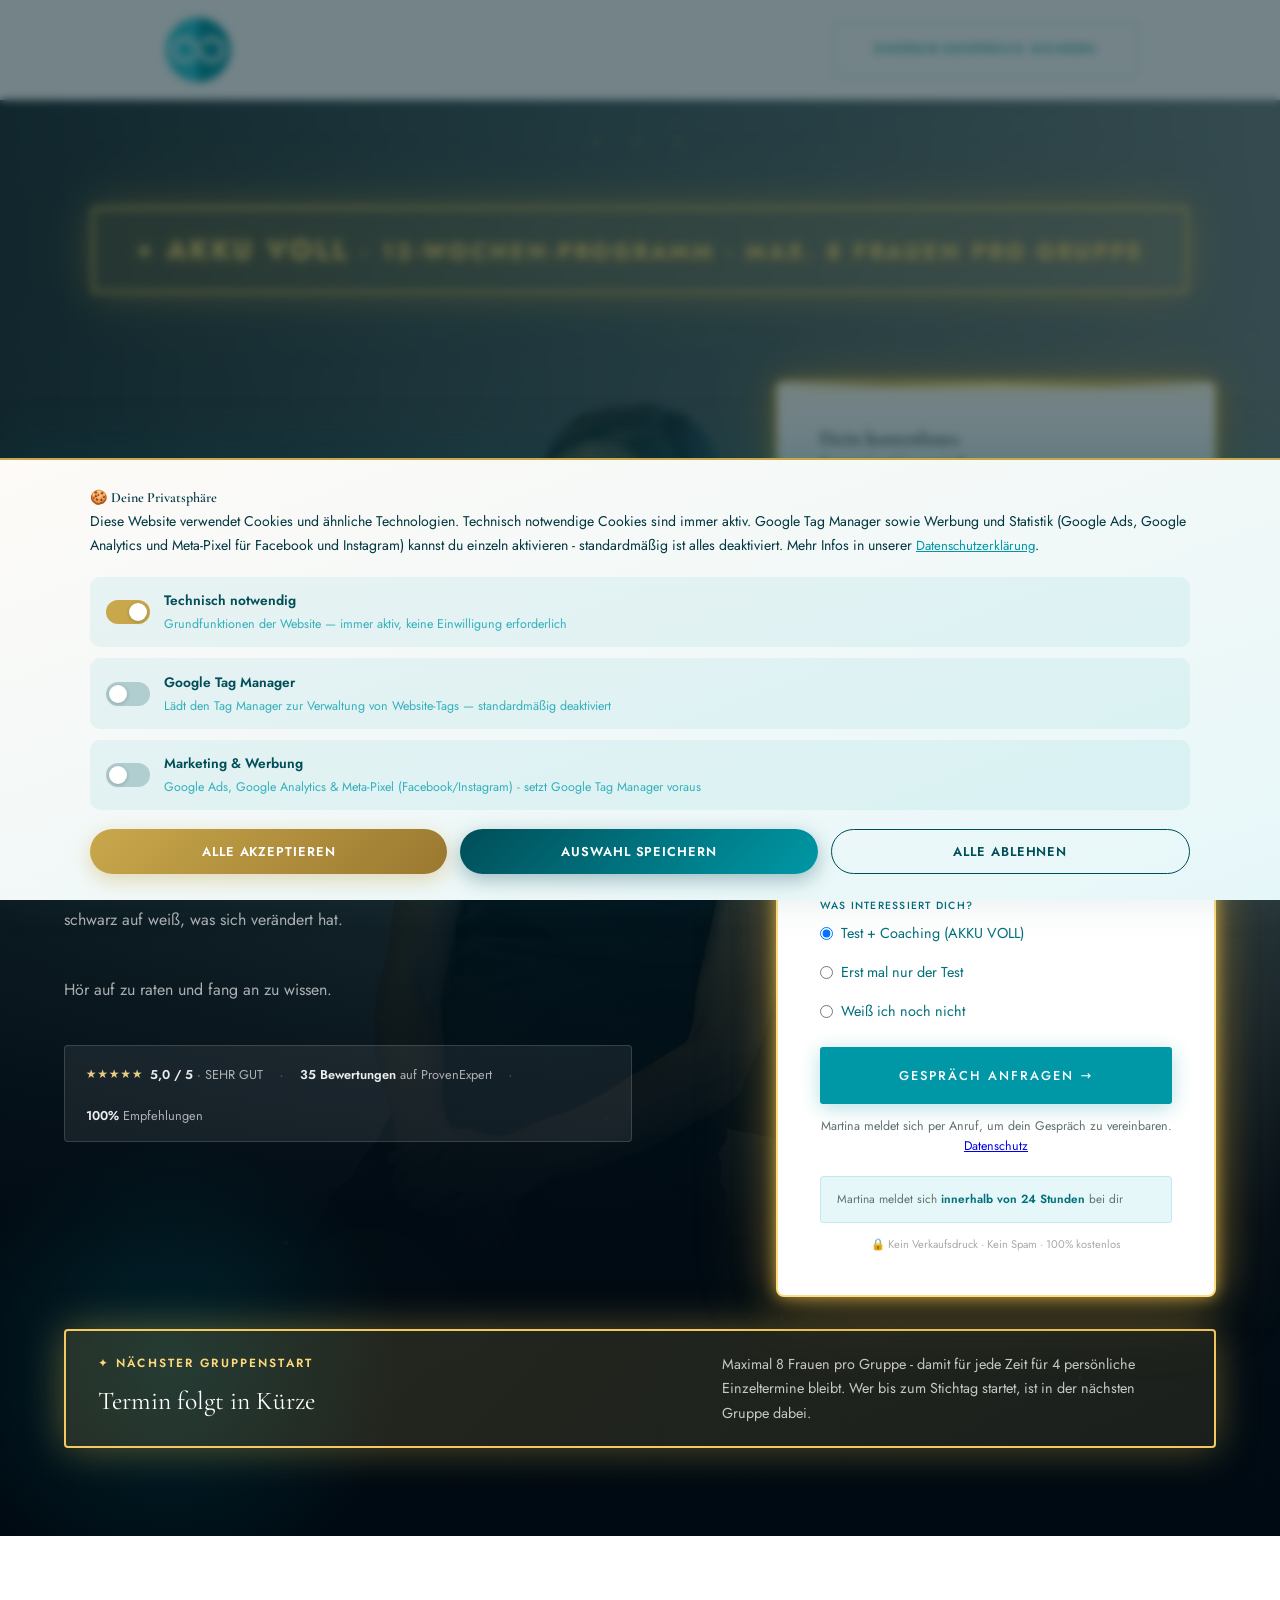
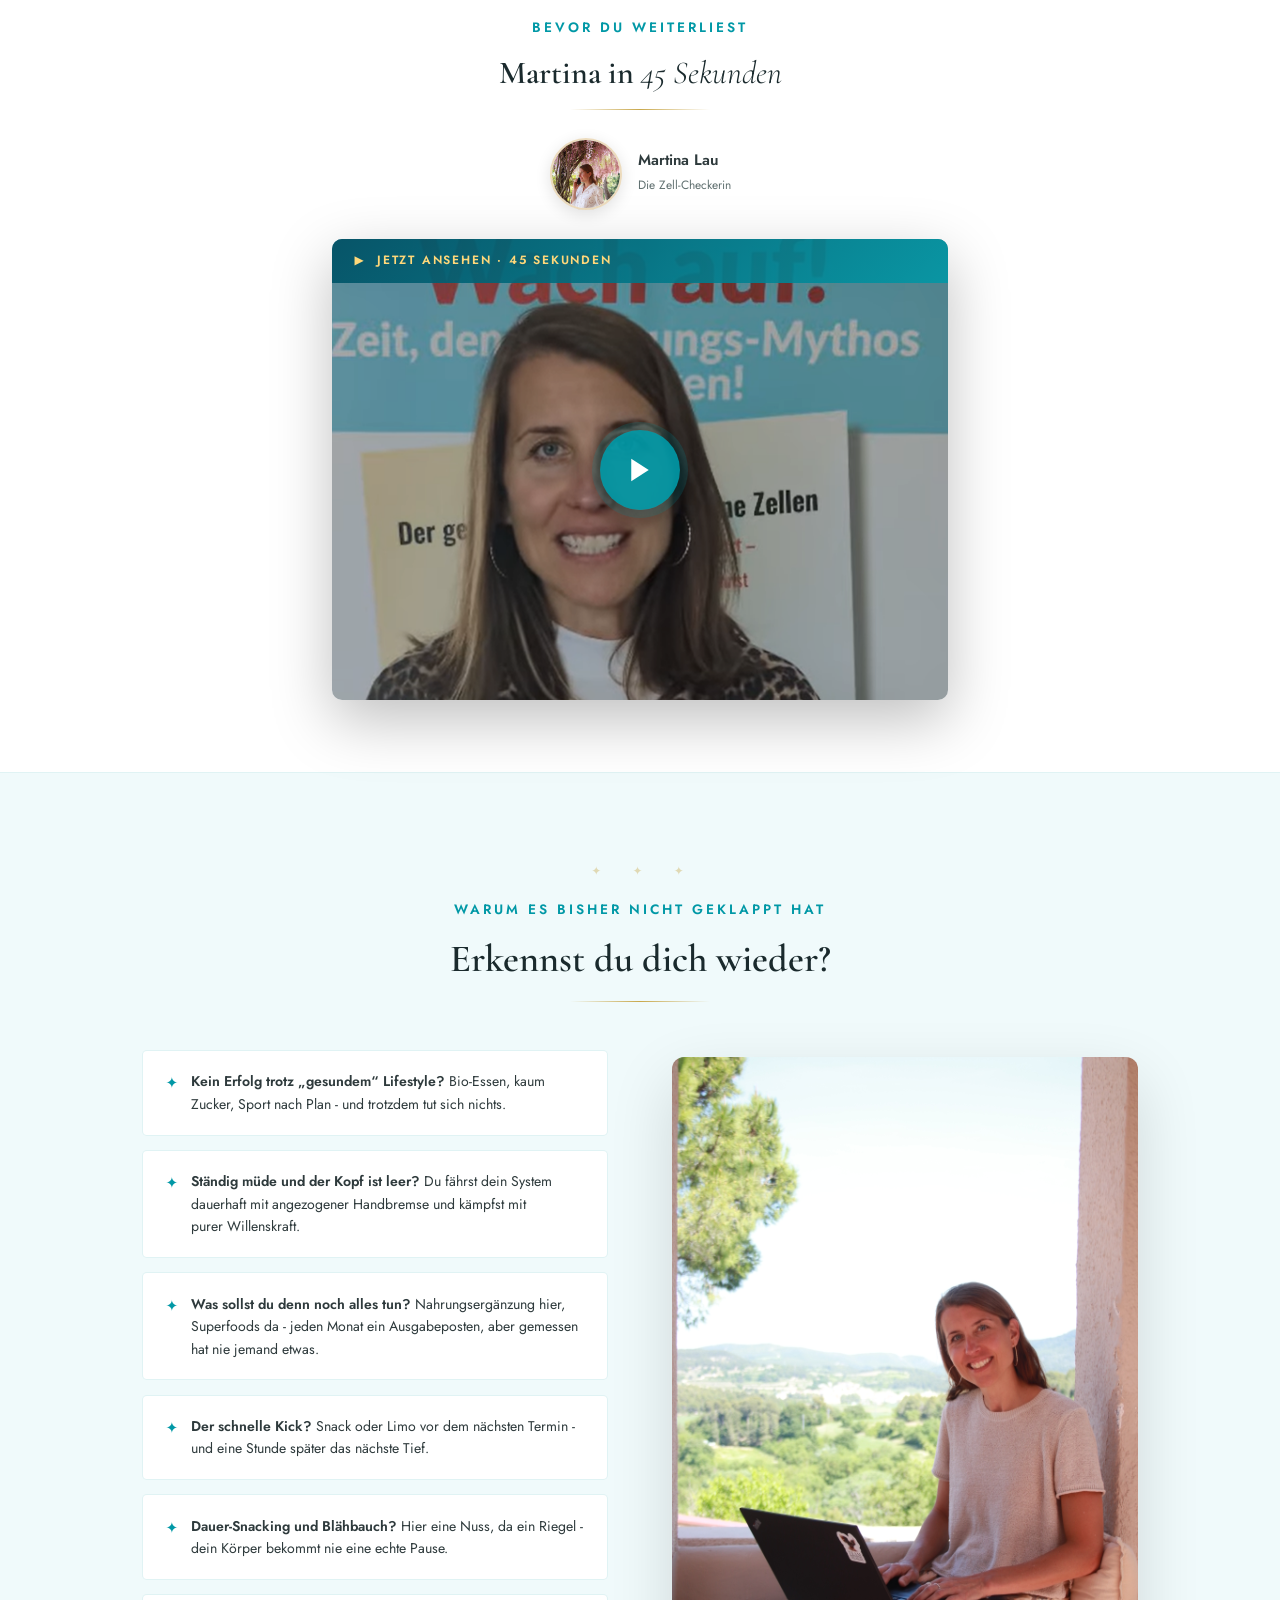
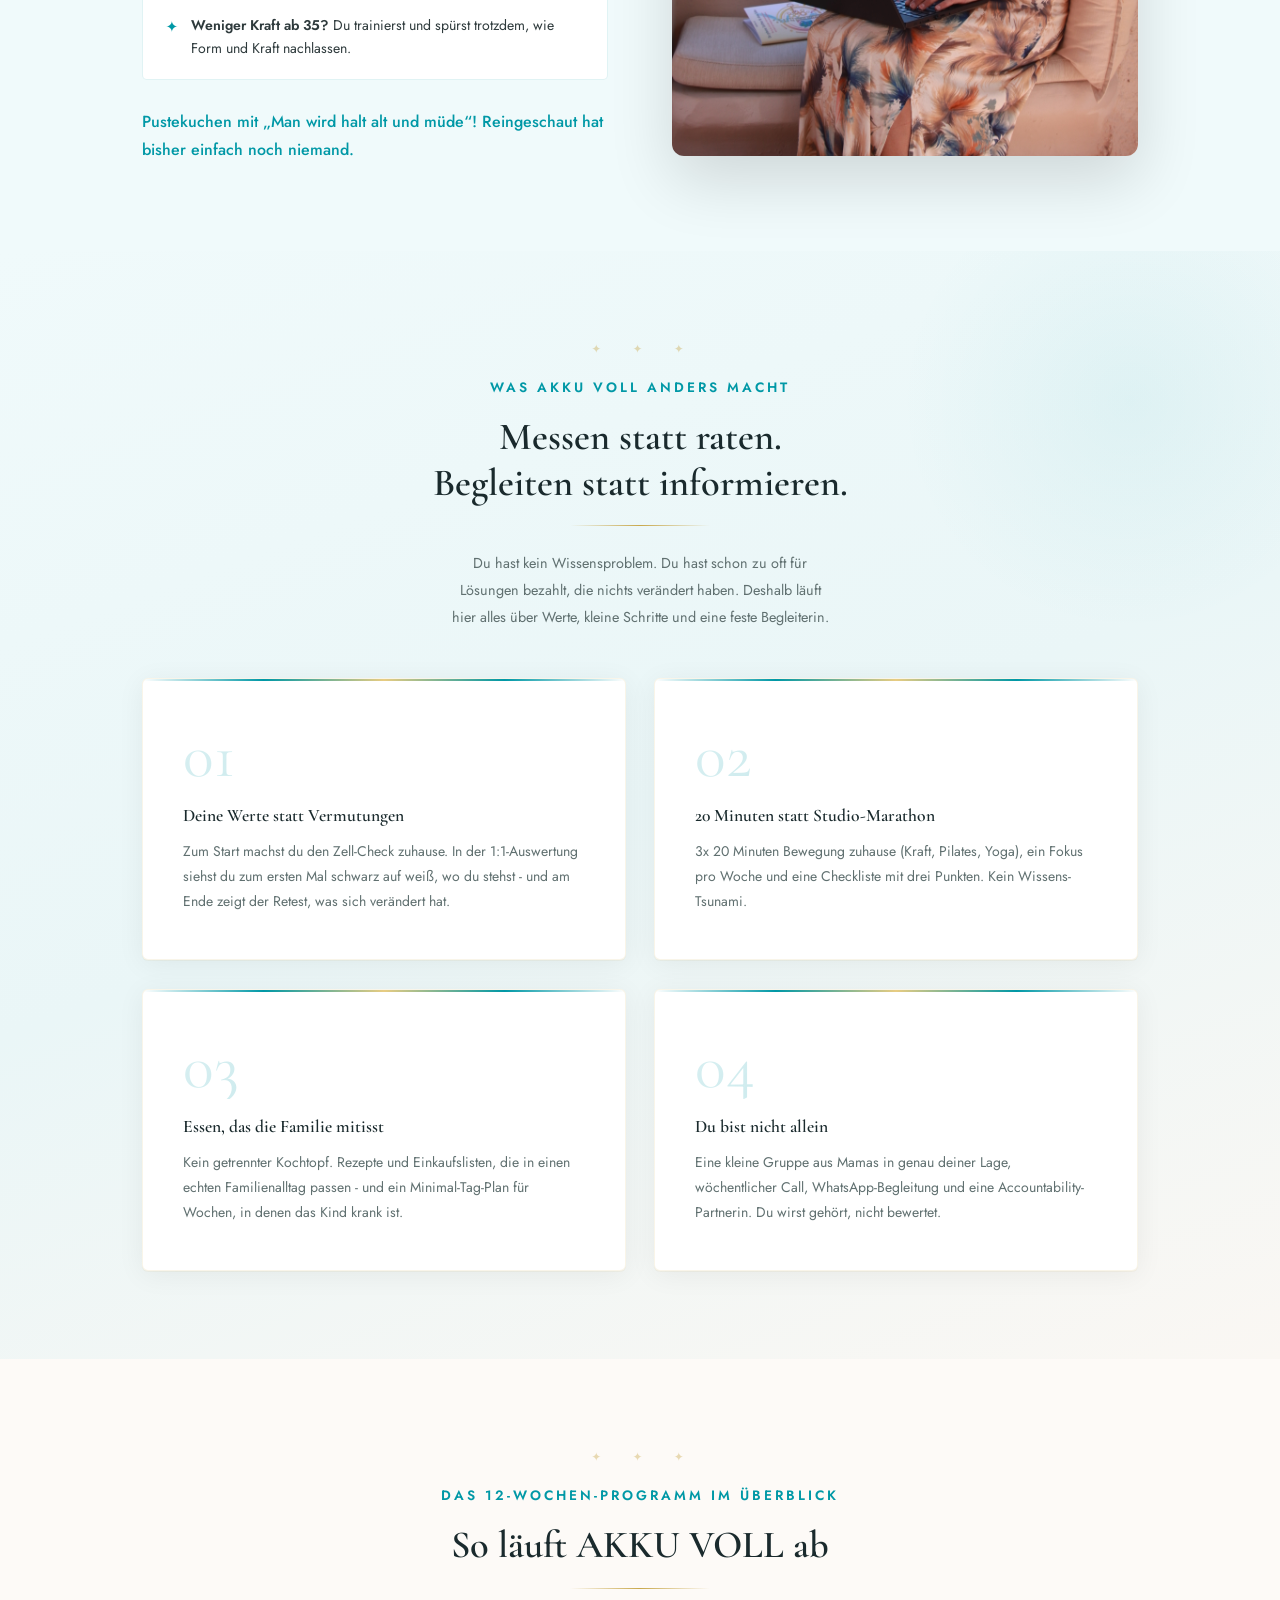
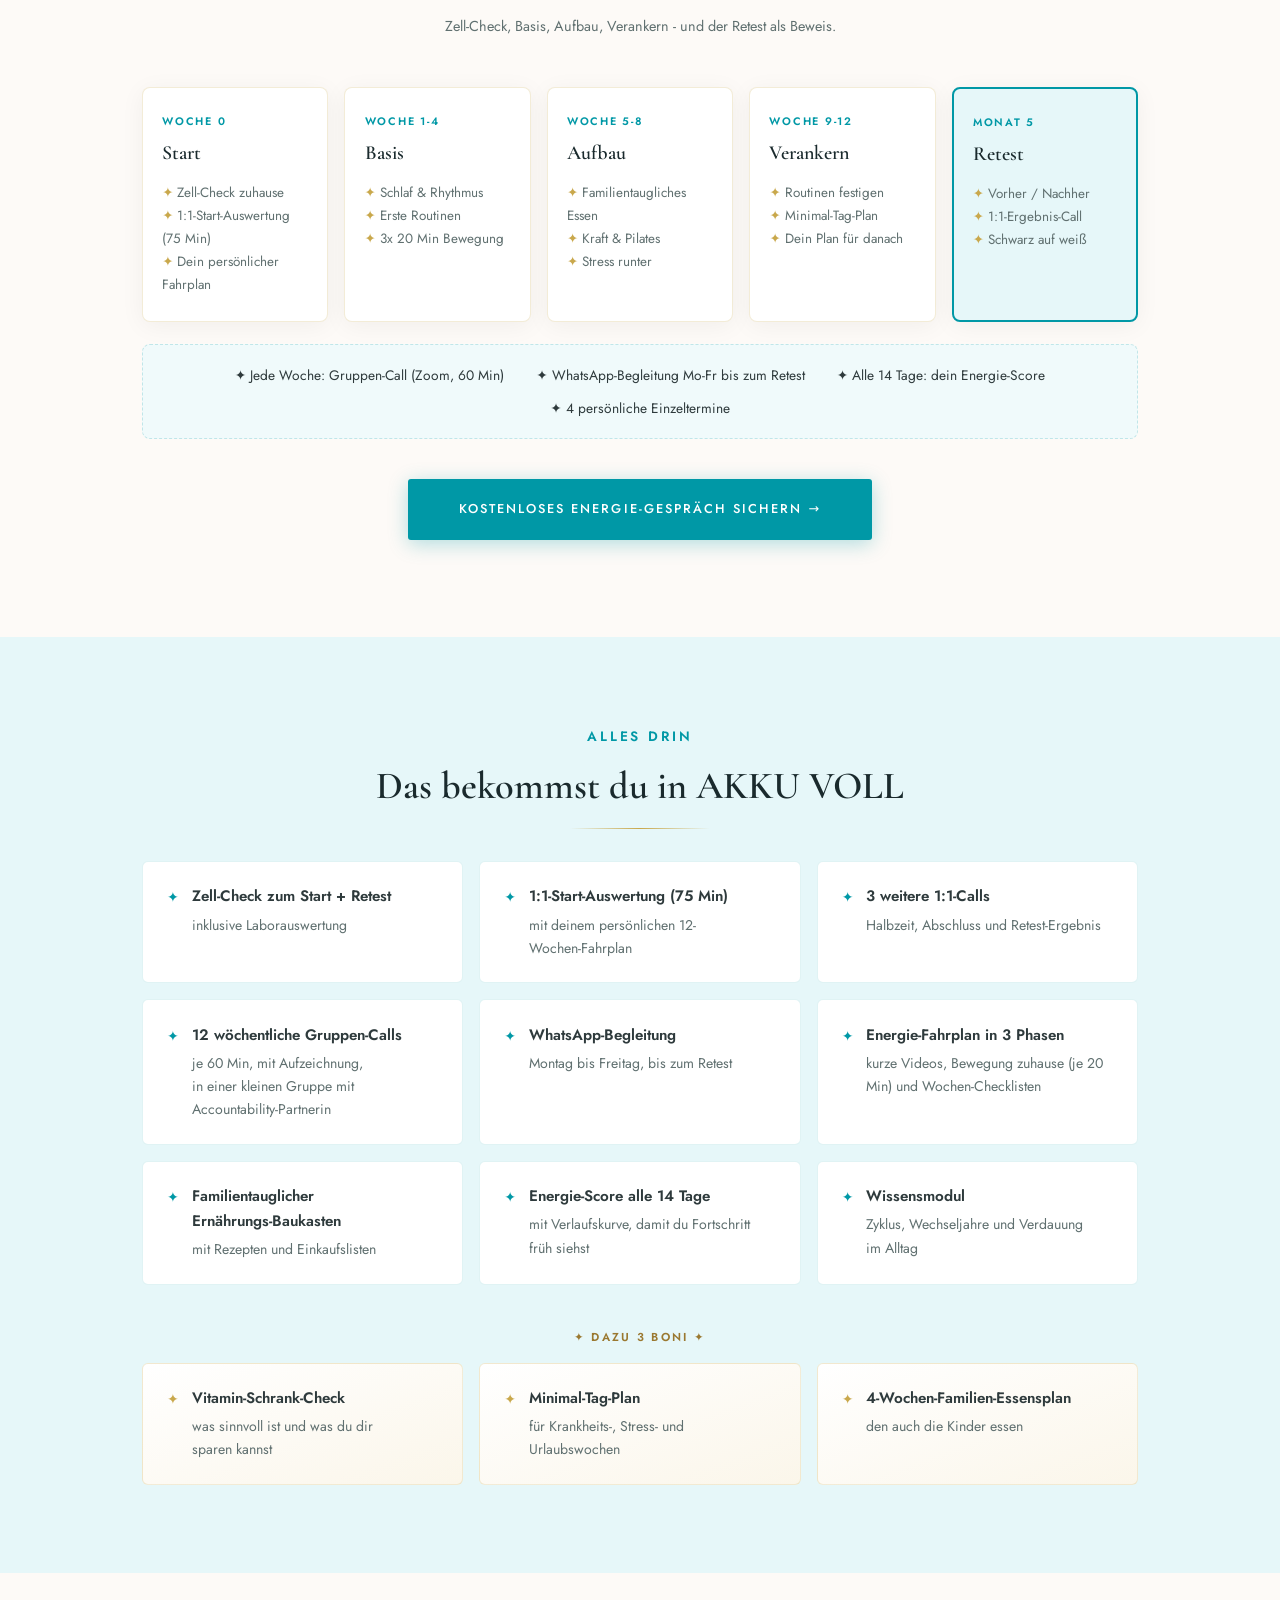
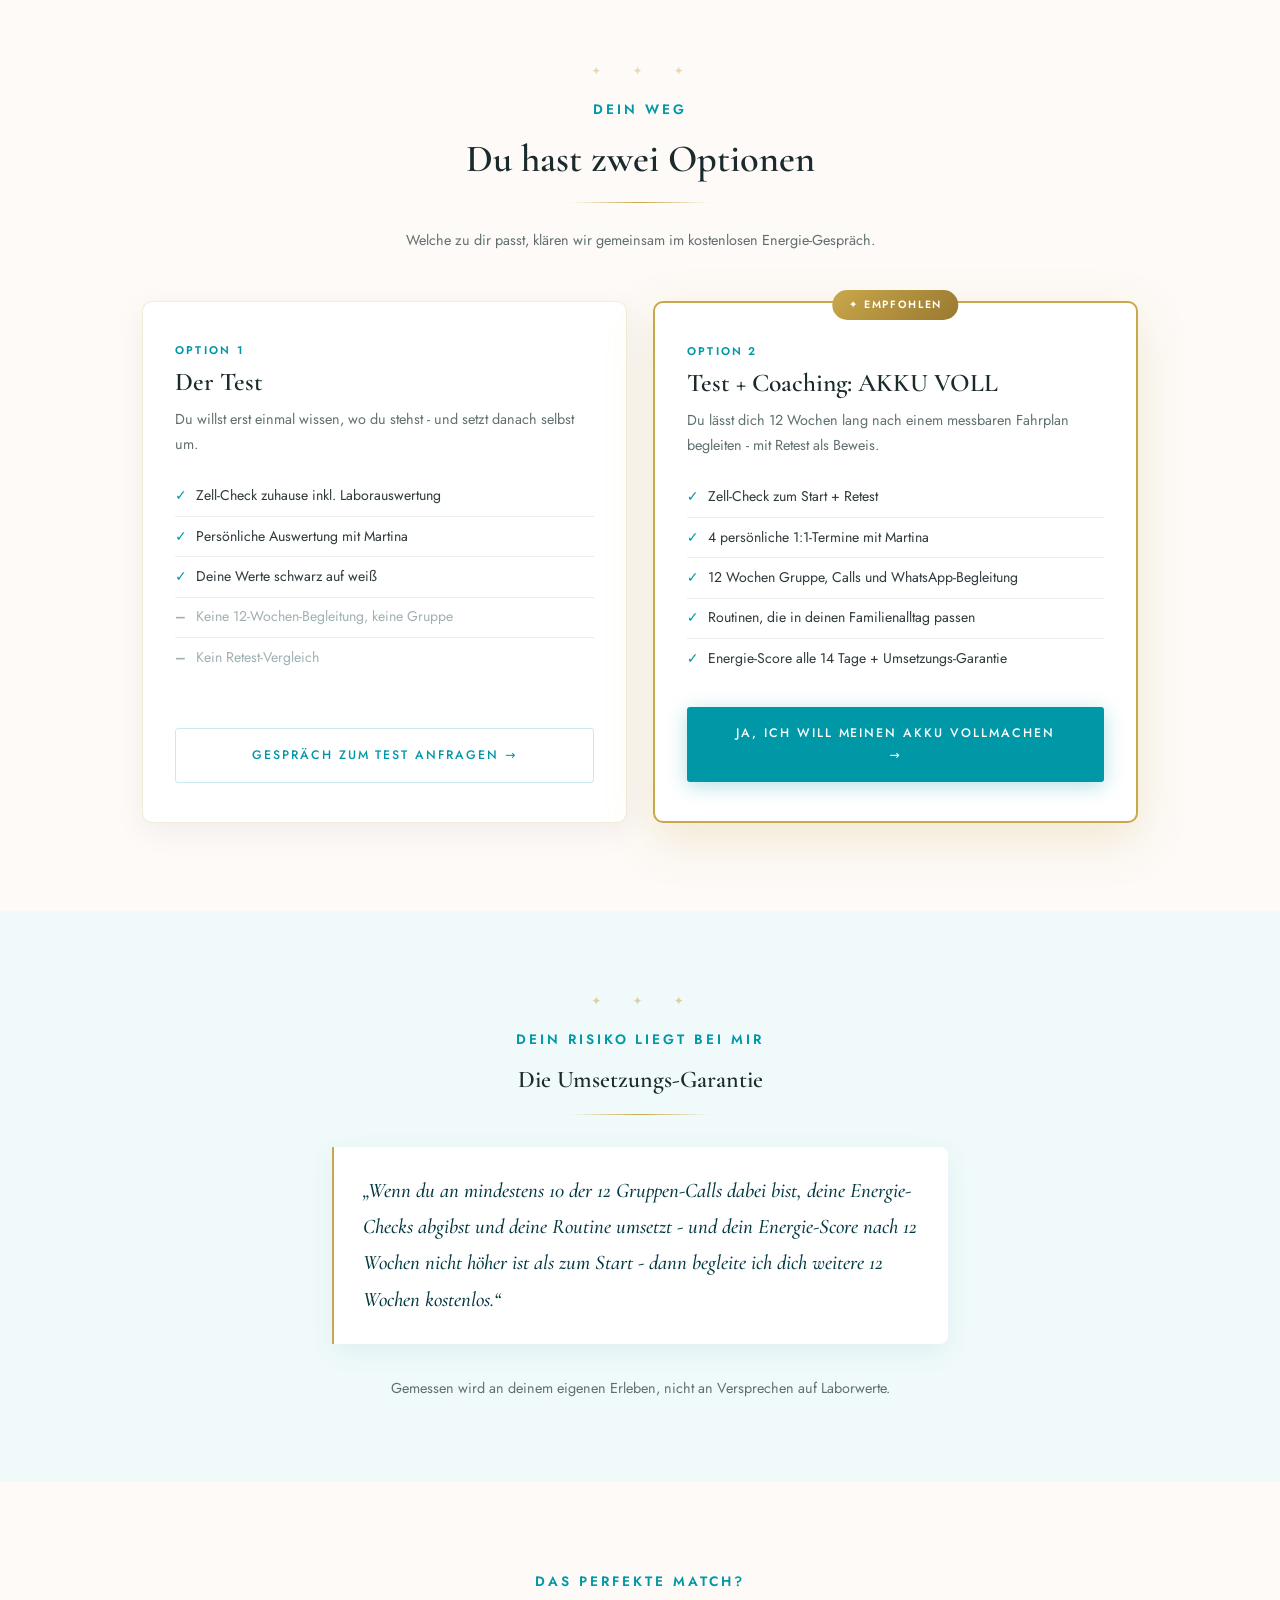
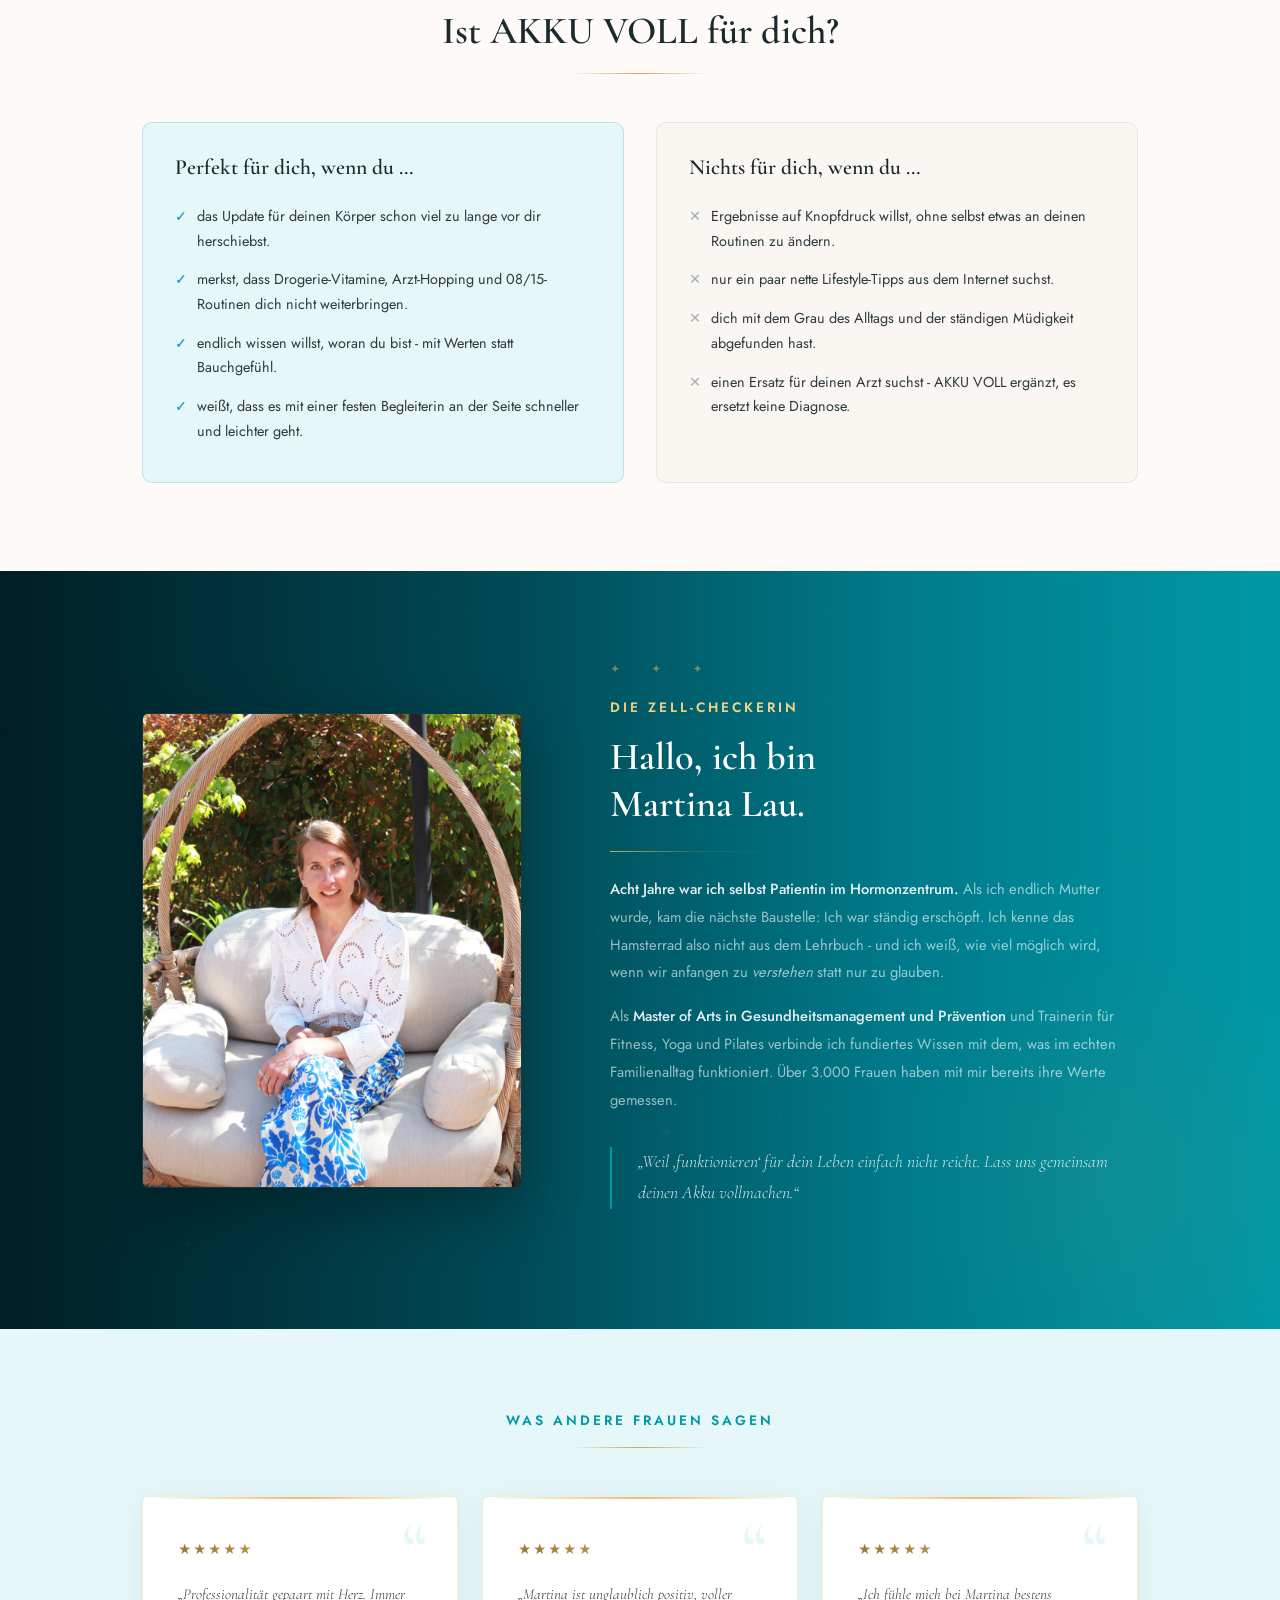
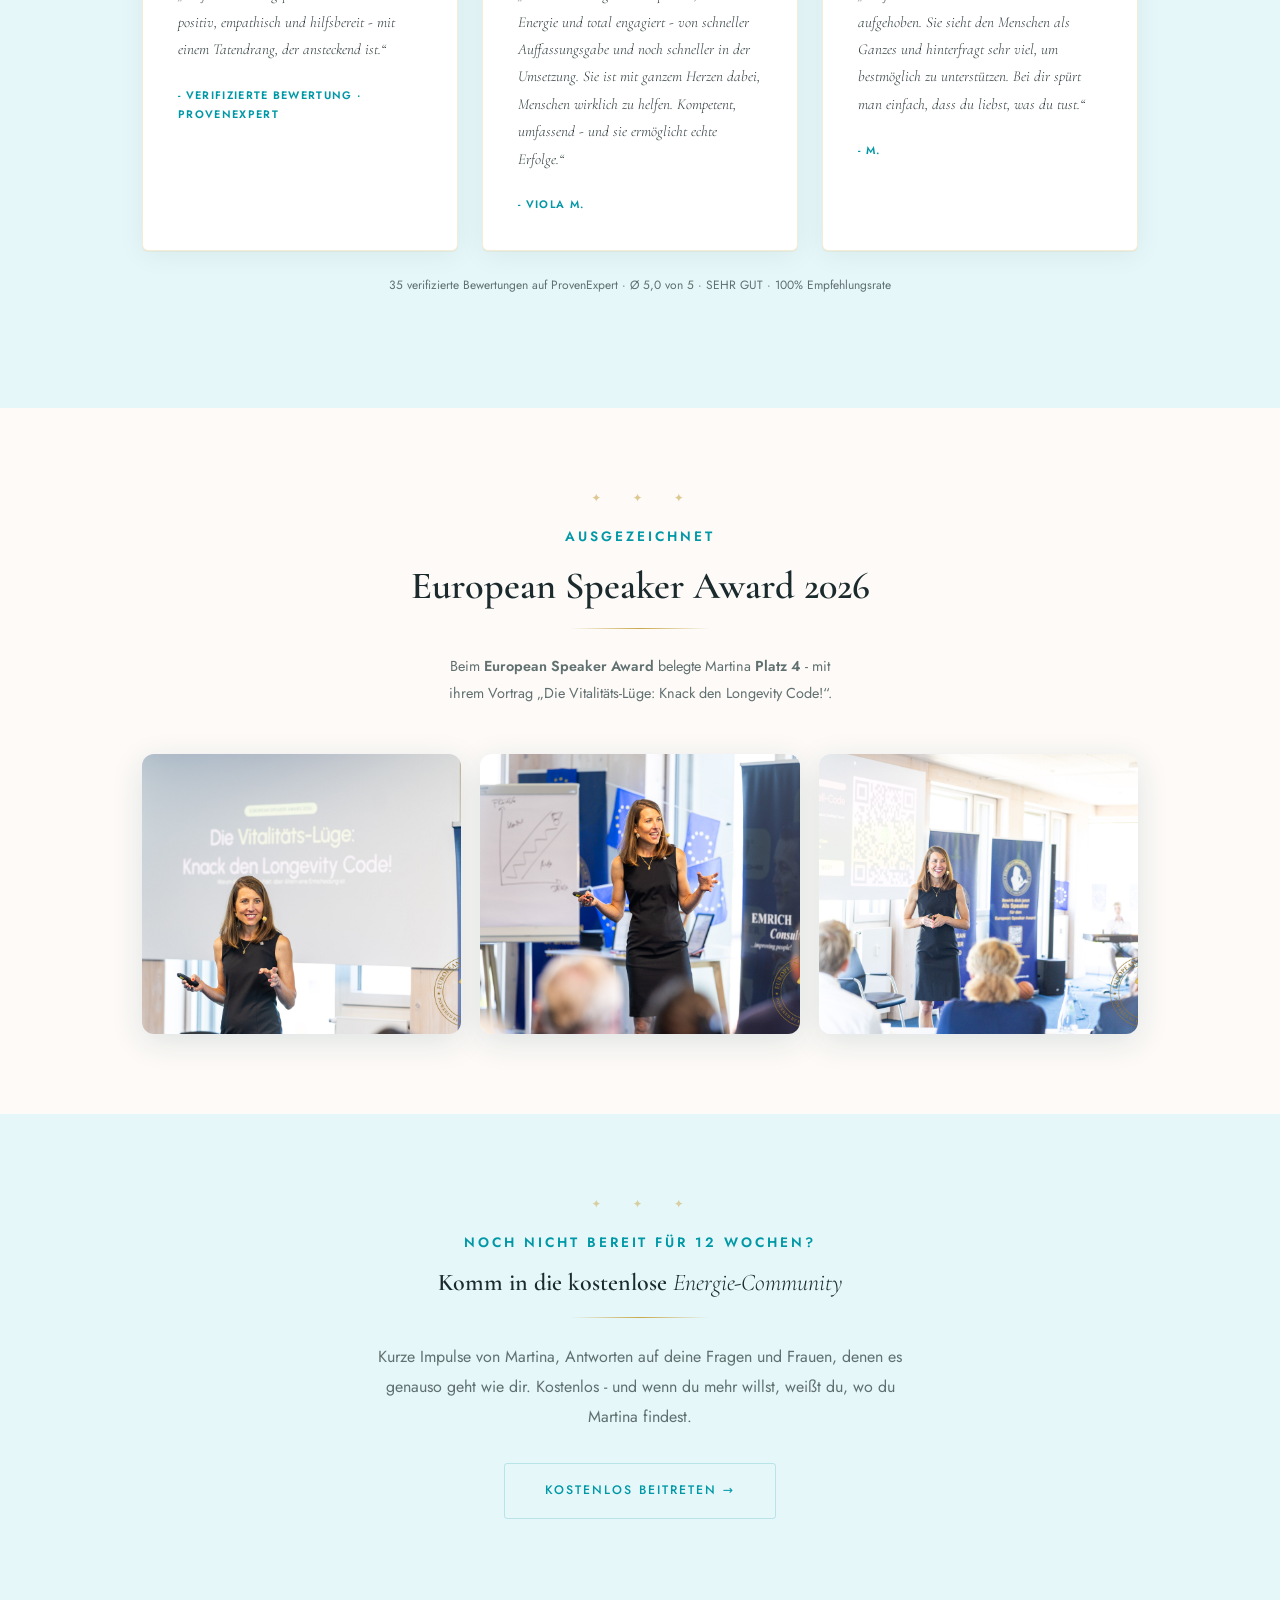
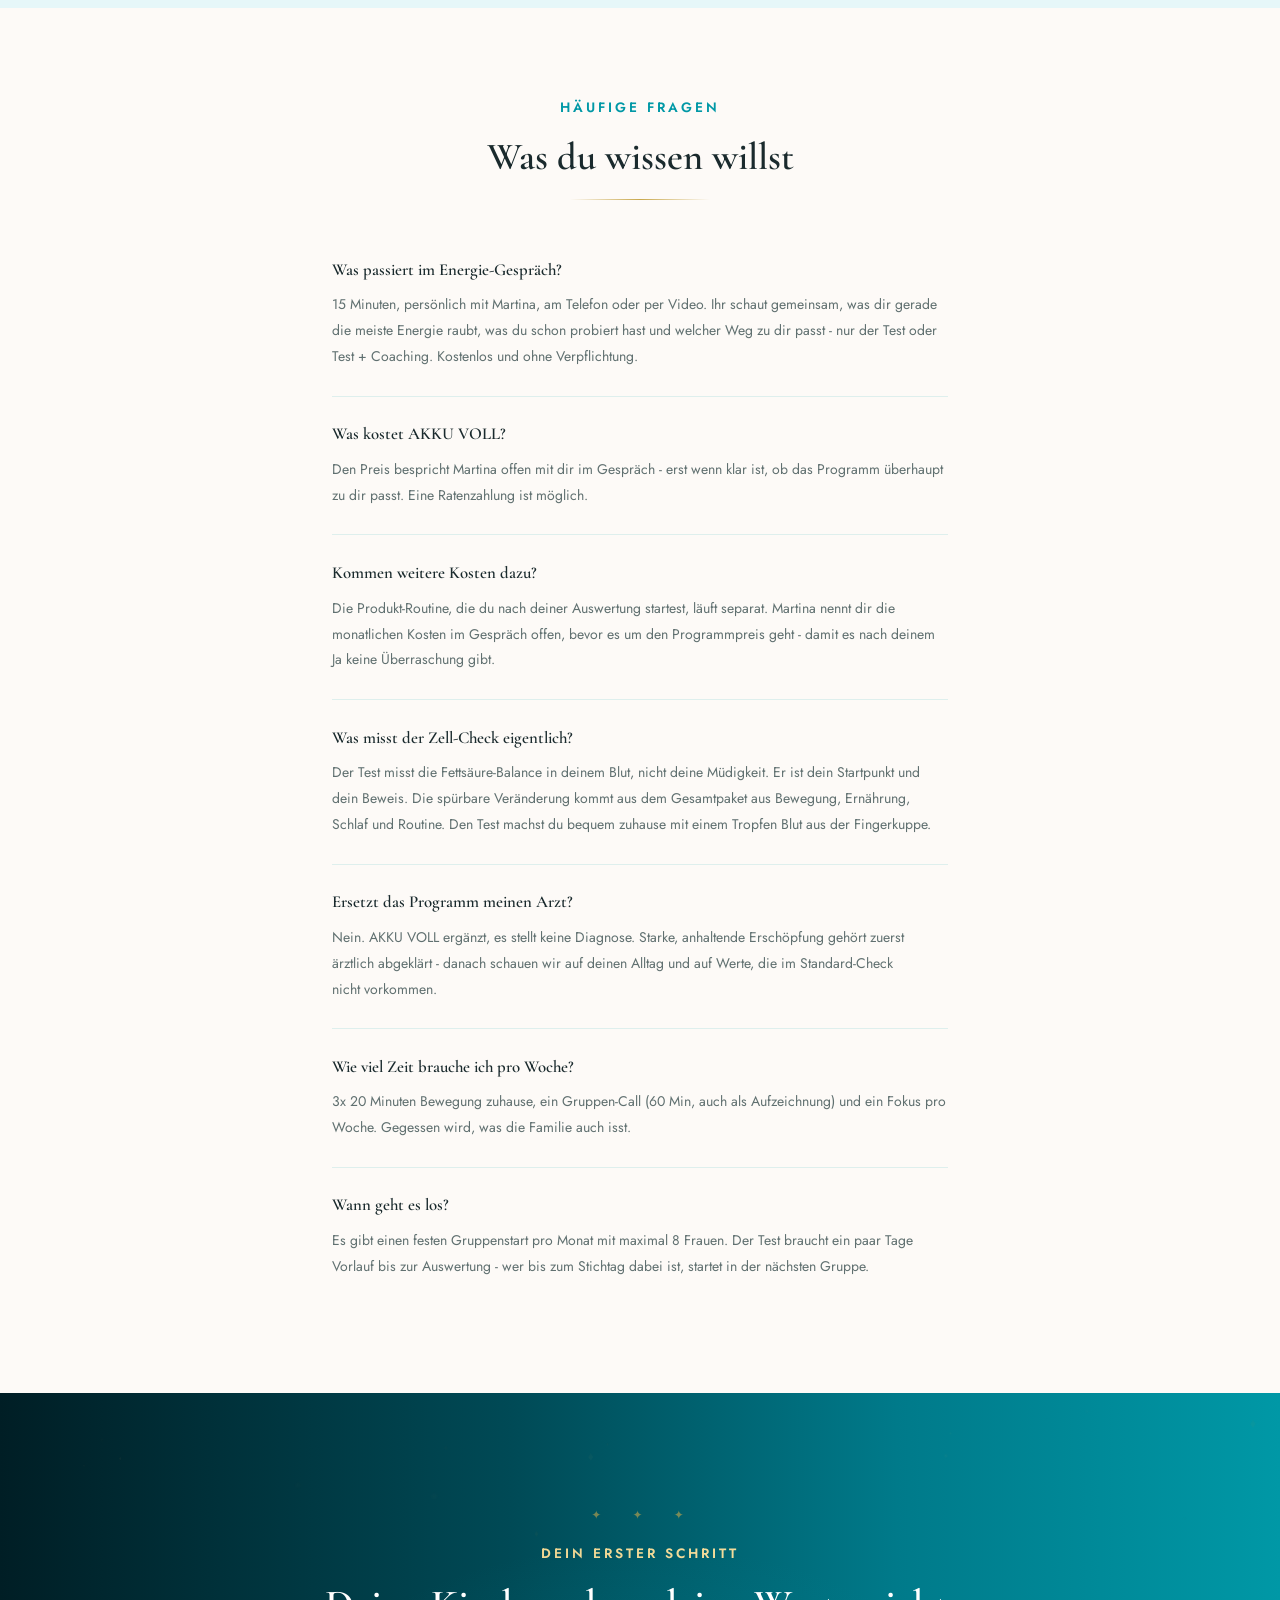
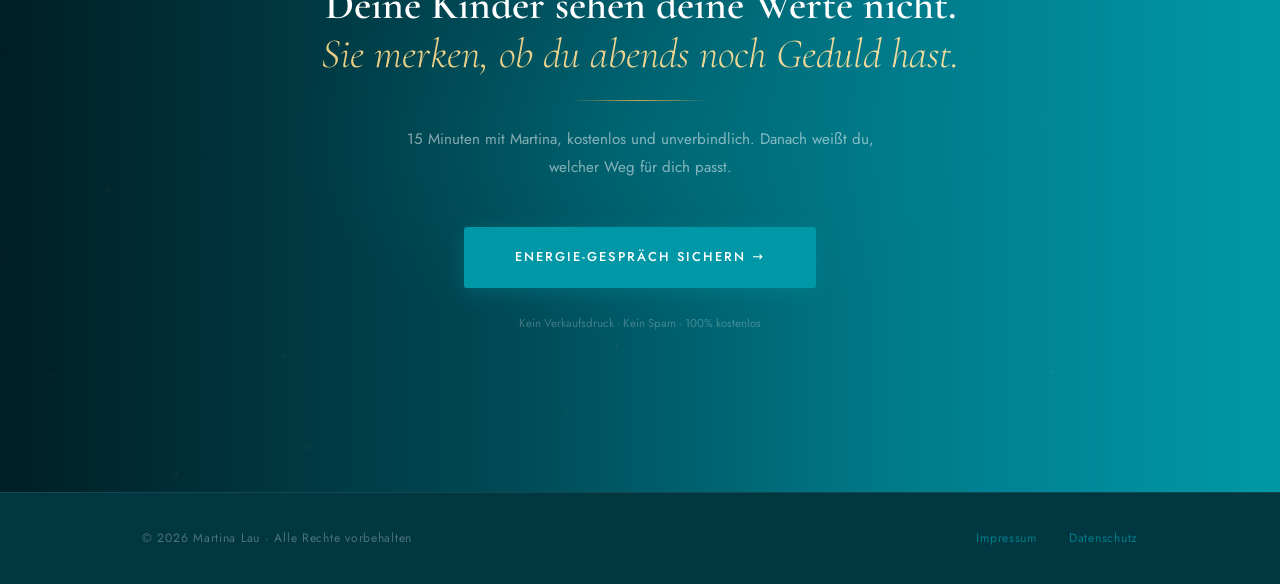
<file: index.html>
<!DOCTYPE html>
<html lang="de">
<head>
  <meta charset="UTF-8" />
  <meta name="viewport" content="width=device-width, initial-scale=1.0" />
  <title>AKKU VOLL - In 12 Wochen raus aus dem Funktionsmodus | Martina Lau</title>
  <meta name="description" content="AKKU VOLL: das messbare 12-Wochen-Energie-Programm für Mamas 35+. Zell-Check, persönliche Begleitung und Retest als Beweis. Jetzt kostenloses Energie-Gespräch sichern." />
  <meta name="robots" content="index, follow" />

  <!-- Consent Mode v2 Default — muss VOR GTM stehen -->
  <script>
    window.dataLayer = window.dataLayer || [];
    function gtag(){dataLayer.push(arguments);}
    gtag('consent', 'default', {
      'ad_storage':              'denied',
      'ad_user_data':            'denied',
      'ad_personalization':      'denied',
      'analytics_storage':       'denied',
      'functionality_storage':   'denied',
      'personalization_storage': 'denied',
      'security_storage':        'denied',
      'wait_for_update': 1000
    });
    // Gespeicherte Einwilligung SOFORT anwenden — vor GTM-Start, damit Tags mit
    // Consent-Pflicht schon beim ersten Page-View-Trigger korrekt feuern können
    (function() {
      try {
        var raw = localStorage.getItem('martina_lau_consent');
        if (!raw) return;
        var d = JSON.parse(raw);
        if (d.expires && Date.now() > d.expires) return;
        var mkt = !!d.marketing;
        gtag('consent', 'update', {
          'ad_storage':              mkt ? 'granted' : 'denied',
          'ad_user_data':            mkt ? 'granted' : 'denied',
          'ad_personalization':      mkt ? 'granted' : 'denied',
          'analytics_storage':       mkt ? 'granted' : 'denied',
          'functionality_storage':   mkt ? 'granted' : 'denied',
          'personalization_storage': mkt ? 'granted' : 'denied'
        });
      } catch (e) {}
    })();
  </script>
  <!-- Google Tag Manager -->
  <script>(function(w,d,s,l,i){w[l]=w[l]||[];w[l].push({'gtm.start':
  new Date().getTime(),event:'gtm.js'});var f=d.getElementsByTagName(s)[0],
  j=d.createElement(s),dl=l!='dataLayer'?'&l='+l:'';j.async=true;j.src=
  'https://www.googletagmanager.com/gtm.js?id='+i+dl;f.parentNode.insertBefore(j,f);
  })(window,document,'script','dataLayer','GTM-PBWMW7QB');</script>
  <!-- End Google Tag Manager -->
  <script>function loadGTM(){}</script>

  <!-- MailerLite Universal -->
  <script>
    (function(w,d,e,u,f,l,n){w[f]=w[f]||function(){(w[f].q=w[f].q||[])
    .push(arguments);},l=d.createElement(e),l.async=1,l.src=u,
    n=d.getElementsByTagName(e)[0],n.parentNode.insertBefore(l,n);})
    (window,document,'script','https://assets.mailerlite.com/js/universal.js','ml');
    ml('account', '1700428');
  </script>
  <!-- End MailerLite Universal -->

  <link rel="stylesheet" href="css/style.css" />
</head>
<body data-page="landing">
<!-- Google Tag Manager (noscript) -->
<noscript><iframe src="https://www.googletagmanager.com/ns.html?id=GTM-PBWMW7QB"
height="0" width="0" style="display:none;visibility:hidden"></iframe></noscript>
<!-- End Google Tag Manager (noscript) -->

<style>
  /* Keine einzelnen Wörter in der letzten Zeile */
  .section-head p, .hero__lead, .cta-section p, .video-intro p, .faq-item p { text-wrap: pretty; }
  .section-head p, h1, h2, h3, h4 { text-wrap: balance; }
  .incl-grid { list-style:none; padding:0; margin:0 auto; max-width:1040px; display:grid; grid-template-columns:repeat(3,1fr); gap:1rem; }
  .incl-grid li { display:flex; align-items:flex-start; gap:0.8rem; background:var(--white); border:1px solid var(--border); border-radius:6px; padding:1.4rem 1.5rem; font-size:0.88rem; line-height:1.65; color:var(--warm-gray); text-wrap:pretty; }
  .incl-grid li .check { color:var(--teal); flex-shrink:0; margin-top:2px; }
  .incl-grid li strong { display:block; color:var(--charcoal); font-size:0.95rem; margin-bottom:0.25rem; text-wrap:balance; }
  .incl-grid--bonus li { border-color:var(--gold-border); background:linear-gradient(160deg,#fff 0%,#FBF6EA 100%); }
  .incl-grid--bonus li .check { color:var(--gold); }
  .incl-bonus-label { text-align:center; margin:2.6rem 0 1rem; font-size:0.72rem; letter-spacing:0.2em; text-transform:uppercase; color:var(--gold-deep); font-weight:700; }
  .for-who__list li > span:last-child { text-wrap:pretty; }
  /* Garantie-Zitat auf hellem Grund (Standard-Zitat ist weiß für dunkle Sektionen) */
  #garantie .quote-block { background:var(--white); border-radius:0 8px 8px 0; padding:1.6rem 1.8rem; box-shadow:0 8px 28px rgba(0,78,88,0.07); }
  #garantie .quote-block p { color:var(--teal-deeper) !important; font-size:1.3rem !important; font-weight:500; text-wrap:pretty; }
  /* Großer AKKU-VOLL-Balken oben im Hero */
  .hero .gold-badge.hero-badge-xl { font-size:clamp(0.95rem,1.7vw,1.35rem); padding:1.1rem 2.6rem; letter-spacing:0.18em; border-width:2px; border-color:rgba(255,210,100,0.95); box-shadow:0 0 36px rgba(255,210,80,0.4),0 0 80px rgba(255,190,60,0.15),inset 0 1px 0 rgba(255,230,130,0.25); max-width:100%; }
  .hero .gold-badge.hero-badge-xl strong { font-size:1.25em; letter-spacing:0.14em; }
  .hero-badge-wrap { margin:-4.5rem 0 5.5rem; }
  .hero-badge-xl .nw { white-space:nowrap; }
  @media (max-width:640px) {
    .hero .gold-badge.hero-badge-xl { padding:0.9rem 1.2rem; letter-spacing:0.1em; line-height:1.8; }
    .hero-badge-xl .nw { display:block; }
    .hero-badge-xl .sep { display:none; }
    .hero-badge-wrap { margin:-2rem 0 2.5rem; }
  }
  .phase-grid { display:grid; grid-template-columns:repeat(5,1fr); gap:1rem; margin-top:3rem; }
  .phase-card { background:var(--white); border:1px solid var(--gold-border); border-radius:8px; padding:1.5rem 1.2rem; box-shadow:0 4px 24px rgba(0,0,0,0.05); }
  .phase-card--hl { border:2px solid var(--teal); background:var(--teal-pale); }
  .phase-card__when { font-size:0.68rem; letter-spacing:0.16em; text-transform:uppercase; color:var(--teal); font-weight:600; }
  .phase-card h4 { font-family:var(--font-serif); font-size:1.25rem; margin:0.3rem 0 0.7rem; color:var(--dark); }
  .phase-card ul { list-style:none; padding:0; margin:0; font-size:0.84rem; color:var(--warm-gray); line-height:1.7; }
  .phase-card ul li::before { content:'✦ '; color:var(--gold); }
  .always-strip { margin-top:1.4rem; background:var(--cream-teal); border:1px dashed var(--teal-border); border-radius:8px; padding:1.1rem 1.4rem; display:flex; flex-wrap:wrap; gap:0.6rem 2rem; justify-content:center; font-size:0.86rem; color:var(--charcoal); }
  .options-grid { display:grid; grid-template-columns:1fr 1fr; gap:1.6rem; margin-top:3rem; align-items:stretch; }
  .option-card { background:var(--white); border:1px solid var(--gold-border); border-radius:10px; padding:2.4rem 2rem; display:flex; flex-direction:column; box-shadow:0 8px 32px rgba(0,0,0,0.06); position:relative; }
  .option-card--hl { border:2px solid var(--gold); box-shadow:0 16px 48px rgba(201,168,76,0.22); }
  .option-card__tag { position:absolute; top:-0.8rem; left:50%; transform:translateX(-50%); background:linear-gradient(135deg,var(--gold),var(--gold-deep)); color:#fff; font-size:0.66rem; letter-spacing:0.16em; text-transform:uppercase; font-weight:700; padding:0.35rem 1rem; border-radius:50px; white-space:nowrap; }
  .option-card__num { font-size:0.7rem; letter-spacing:0.2em; text-transform:uppercase; color:var(--teal); font-weight:600; }
  .option-card h3 { font-family:var(--font-serif); font-size:1.6rem; margin:0.4rem 0 0.6rem; color:var(--dark); }
  .option-card > p { font-size:0.9rem; color:var(--warm-gray); line-height:1.75; margin-bottom:1.2rem; }
  .option-card ul { list-style:none; padding:0; margin:0 0 1.8rem; flex:1; }
  .option-card li { font-size:0.88rem; color:var(--charcoal); padding:0.55rem 0; border-bottom:1px solid var(--border-soft); line-height:1.55; display:flex; gap:0.6rem; }
  .option-card li:last-child { border-bottom:none; }
  .option-card li .check { color:var(--teal); font-weight:700; flex-shrink:0; }
  .option-card li.no { color:var(--light-gray); }
  .option-card li.no .check { color:var(--light-gray); }
  .option-card .btn { width:100%; text-align:center; }
  .fit-grid { display:grid; grid-template-columns:1fr 1fr; gap:2rem; margin-top:3rem; }
  .fit-box { border-radius:10px; padding:2rem; }
  .fit-box--yes { background:var(--teal-pale); border:1px solid var(--teal-border); }
  .fit-box--no { background:var(--cream-warm); border:1px solid var(--border-soft); }
  .fit-box h3 { font-family:var(--font-serif); font-size:1.35rem; margin-bottom:1rem; color:var(--dark); }
  .fit-box ul { list-style:none; padding:0; margin:0; }
  .fit-box li { font-size:0.9rem; line-height:1.7; padding:0.45rem 0; color:var(--charcoal); display:flex; gap:0.6rem; }
  .start-bar { margin-top:2rem; border:2px solid rgba(255,210,100,0.95); border-radius:4px; padding:1.3rem 2rem; background:linear-gradient(135deg,rgba(212,175,85,0.18) 0%,rgba(255,220,120,0.10) 100%); box-shadow:0 0 40px rgba(255,210,80,0.35); display:flex; align-items:center; justify-content:space-between; gap:1.5rem; flex-wrap:wrap; color:#fff; }
  .start-bar__label { font-size:0.74rem; letter-spacing:0.18em; text-transform:uppercase; color:#FFD87A; font-weight:600; margin-bottom:0.3rem; }
  .start-bar__value { font-family:var(--font-serif); font-size:1.6rem; }
  .radio-row { display:flex; flex-wrap:wrap; gap:0.5rem 1.4rem; margin:0.3rem 0 0.4rem; }
  .radio-row label { display:flex; align-items:center; gap:0.4rem; font-weight:normal; text-transform:none; letter-spacing:0; cursor:pointer; font-size:0.9rem; }
  .radio-col { display:flex; flex-direction:column; gap:0.45rem; margin:0.3rem 0 0.4rem; }
  .radio-col label { display:flex; align-items:center; gap:0.5rem; font-weight:normal; text-transform:none; letter-spacing:0; cursor:pointer; font-size:0.9rem; }
  .form-group .radio-row input, .form-group .radio-col input { width:auto; padding:0; margin:0; flex-shrink:0; box-shadow:none; }
  @media (max-width: 960px) {
    .phase-grid { grid-template-columns:1fr 1fr; }
    .options-grid, .fit-grid { grid-template-columns:1fr; }
    .incl-grid { grid-template-columns:1fr 1fr; }
  }
  @media (max-width: 560px) {
    .phase-grid, .incl-grid { grid-template-columns:1fr; }
  }
</style>

  <!-- NAV -->
  <nav class="nav">
    <div class="container">
      <div class="nav__inner">
        <a href="index.html" class="nav__logo">
          <div class="nav__logo-icon">
            <img src="Bilder/Logo_MartinaLau.png" alt="Martina Lau Logo" />
          </div>
          <div class="nav__logo-name">
            Martina Lau
            <small>Gesundheit &amp; Vitalität</small>
          </div>
        </a>
        <a href="#anmeldung" class="btn btn--outline">Energie-Gespräch sichern</a>
      </div>
    </div>
  </nav>

  <!-- ════════════════════════
       HERO
       ════════════════════════ -->
  <section class="hero">

    <div style="position:absolute;inset:0;z-index:0;overflow:hidden;">
      <img src="Bilder/martina-hero.jpg"
           alt="" aria-hidden="true" fetchpriority="high"
           style="width:100%;height:100%;object-fit:cover;object-position:center top;transform:scaleX(-1);" />
      <div style="position:absolute;inset:0;background:linear-gradient(to right,rgba(0,20,28,0.80) 0%,rgba(0,40,52,0.62) 45%,rgba(0,55,70,0.38) 100%);"></div>
      <div style="position:absolute;inset:0;background:linear-gradient(to bottom,transparent 35%,rgba(0,15,22,0.72) 58%,rgba(0,10,18,0.97) 78%,rgba(0,10,18,1) 100%);"></div>
    </div>

    <canvas id="particles-canvas" aria-hidden="true"></canvas>

    <div class="ribbons" aria-hidden="true">
      <div class="ribbon"></div>
      <div class="ribbon"></div>
      <div class="ribbon"></div>
      <div class="ribbon"></div>
      <div class="ribbon"></div>
      <div class="ribbon"></div>
      <div class="ribbon-glow"></div>
      <div class="ribbon-glow"></div>
      <div class="ribbon-glow"></div>
    </div>

    <div class="hero__bg-line" aria-hidden="true"></div>

    <div class="container" style="position:relative;z-index:1;">
      <div class="hero-badge-wrap" style="text-align:center;">
        <span class="gold-star">✦ &nbsp; ✦ &nbsp; ✦</span><br/>
        <div class="gold-badge hero-badge-xl" style="margin-top:0.6rem;">
          <span class="nw">✦ <strong>AKKU VOLL</strong></span><span class="sep"> · </span><span class="nw">12-Wochen-Programm</span><span class="sep"> · </span><span class="nw">max. 8 Frauen pro Gruppe</span>
        </div>
      </div>

      <div class="hero__inner">

        <!-- LINKS: Copy -->
        <div>
          <span class="eyebrow eyebrow--gold" style="white-space:normal;">Mit M.A. Martina Lau · Für Mamas 35+, die nur noch funktionieren</span>

          <h1>
            In 12 Wochen raus aus dem<br/>
            <em>Funktionsmodus.</em>
          </h1>

          <p class="hero__lead">
            Du gibst jeden Tag alles für Job, Familie und Alltag. Du funktionierst wie eine Maschine - aber dein Akku steht auf 50 % oder weniger. Müde trotz Schlaf, Blähbauch trotz gesundem Essen, Nebel im Kopf. Und beim Arzt heißt es: „Alles im Normbereich.“
          </p>
          <p class="hero__lead" style="margin-top:0.8rem;">
            In <strong>AKKU VOLL</strong> kennst du nach 12 Wochen deine Werte, hast eine Energie-Routine, die in deinen Familienalltag passt - und siehst im Retest schwarz auf weiß, was sich verändert hat.
          </p>
          <p class="hero__lead" style="margin-top:0.8rem;">
            Hör auf zu raten und fang an zu wissen.
          </p>

          <div class="trust-strip">
            <div class="trust-strip__item">
              <span class="trust-strip__stars">★★★★★</span>
              <span class="trust-strip__text"><strong>5,0 / 5</strong> · SEHR GUT</span>
            </div>
            <div class="trust-strip__sep">·</div>
            <div class="trust-strip__item">
              <span class="trust-strip__text"><strong>35 Bewertungen</strong> auf ProvenExpert</span>
            </div>
            <div class="trust-strip__sep">·</div>
            <div class="trust-strip__item">
              <span class="trust-strip__text"><strong>100%</strong> Empfehlungen</span>
            </div>
          </div>
        </div>

        <!-- RECHTS: Formular -->
        <div id="anmeldung">
          <div class="form-box">
            <p class="form-box__title">Dein kostenloses<br/>Energie-Gespräch</p>
            <p class="form-box__sub">15 Minuten · persönlich mit Martina · 100% kostenlos und unverbindlich</p>

            <!--
              MAILERLITE: Für die Gesprächsanfragen ein EIGENES Formular anlegen
              (Vorschlag: "AKKU VOLL Gesprächsanfrage", eigene Gruppe, Double-Opt-in AUS -
              die Person will ausdrücklich kontaktiert werden, die Anfrage soll sofort ankommen).
              Custom Fields: "telefon_einwilligung" (gibt es schon), "interesse", "thema".
              Danach die Formular-ID unten in der action-URL statt FORM_ID_GESPRAECH eintragen.
            -->
            <iframe name="ml-hidden-frame" style="display:none;" aria-hidden="true"></iframe>

            <form
              action="https://assets.mailerlite.com/jsonp/1700428/forms/203288837426775836/subscribe"
              method="post"
              target="ml-hidden-frame"
              id="call-form"
              novalidate>
              <div class="form-group">
                <label for="fname">Vorname</label>
                <input type="text" id="fname" name="fields[name]" placeholder="Dein Vorname" autocomplete="given-name" required />
              </div>
              <div class="form-group">
                <label for="email">E-Mail-Adresse</label>
                <input type="email" id="email" name="fields[email]" placeholder="deine@email.de" autocomplete="email" required />
              </div>
              <div class="form-group">
                <label>Wie soll sich Martina melden?</label>
                <div class="radio-row">
                  <label><input type="radio" name="kanal" value="anruf" checked /> Anruf</label>
                  <label><input type="radio" name="kanal" value="whatsapp" /> WhatsApp</label>
                </div>
                <label for="phone" id="phone-label">Telefonnummer</label>
                <input type="tel" id="phone" name="fields[phone]" placeholder="z. B. 0176 12345678" autocomplete="tel" required />
              </div>
              <div class="form-group">
                <label>Was interessiert dich?</label>
                <div class="radio-col">
                  <label><input type="radio" name="interesse-wahl" value="test-coaching" checked /> Test + Coaching (AKKU VOLL)</label>
                  <label><input type="radio" name="interesse-wahl" value="test" /> Erst mal nur der Test</label>
                  <label><input type="radio" name="interesse-wahl" value="offen" /> Weiß ich noch nicht</label>
                </div>
              </div>
              <input type="hidden" name="fields[interesse]" id="interesse-field" value="" />
              <input type="hidden" name="fields[telefon_einwilligung]" id="phone-consent-field" value="" />
              <button type="submit" class="btn btn--primary btn--lg" id="submit-btn">
                Gespräch anfragen →
              </button>
              <!-- Kein Einwilligungs-Häkchen nötig: Die Person fordert den Rückruf selbst an
                   (Art. 6 Abs. 1 lit. b DSGVO). Diese Kontakte in MailerLite NICHT in
                   Newsletter-/Werbe-Automationen aufnehmen, nur Termin-Mails. -->
              <p id="contact-note" style="font-size:0.78rem;color:var(--warm-gray);line-height:1.6;margin-top:0.8rem;text-align:center;">
                Martina meldet sich per <span id="contact-note-kanal">Anruf</span>, um dein Gespräch zu vereinbaren. <a href="datenschutz.html" target="_blank">Datenschutz</a>
              </p>
              <p id="form-error" style="display:none;color:#e05;margin-top:0.8rem;font-size:0.85rem;text-align:center;"></p>
            </form>

            <div class="form-proof">
              <p class="form-proof__text">Martina meldet sich <strong>innerhalb von 24 Stunden</strong> bei dir</p>
            </div>

            <p style="text-align:center;font-size:0.7rem;color:#aaa;margin-top:0.8rem;line-height:1.6;">
              🔒 Kein Verkaufsdruck · Kein Spam · 100% kostenlos
            </p>
          </div>
        </div>

      </div>

      <!-- Nächster Gruppenstart (Datum unten im Script in NEXT_START eintragen) -->
      <div class="start-bar">
        <div>
          <div class="start-bar__label">✦ Nächster Gruppenstart</div>
          <div class="start-bar__value" id="next-start">Termin folgt in Kürze</div>
        </div>
        <div style="font-size:0.9rem;color:rgba(255,255,255,0.75);max-width:460px;line-height:1.7;">
          Maximal 8 Frauen pro Gruppe - damit für jede Zeit für 4 persönliche Einzeltermine bleibt. Wer bis zum Stichtag startet, ist in der nächsten Gruppe dabei.
        </div>
      </div>

    </div>
  </section>

  <!-- ════════════════════════
       VIDEO — MARTINA SPRICHT
       ════════════════════════ -->
  <section class="video-intro" id="video">
    <div class="container--narrow" style="text-align:center;">
      <span class="eyebrow">Bevor du weiterliest</span>
      <h2 style="font-size:clamp(1.4rem,2.8vw,2rem);margin-bottom:0.6rem;">
        Martina in <em style="font-style:italic;font-weight:300;">45 Sekunden</em>
      </h2>
      <div class="divider divider--gold" style="margin:1rem auto 1.8rem;"></div>

      <div style="display:flex;align-items:center;justify-content:center;gap:1rem;margin-bottom:1.8rem;">
        <img src="Bilder/IMG_7122.JPG" alt="Martina Lau"
             style="width:72px;height:72px;border-radius:50%;object-fit:cover;object-position:center top;border:2px solid rgba(212,175,110,0.45);box-shadow:0 4px 16px rgba(0,0,0,0.12);flex-shrink:0;" />
        <div style="text-align:left;">
          <strong style="font-size:0.95rem;color:var(--ink);display:block;line-height:1.3;">Martina Lau</strong>
          <span style="font-size:0.75rem;color:var(--warm-gray);">Die Zell-Checkerin</span>
        </div>
      </div>

      <!-- Link-out zu YouTube (wie bisher, siehe Datenschutz "YouTube").
           end=48: Video stoppt, bevor es um das alte Webinar geht. -->
      <div class="video-intro__wrapper">
        <a href="https://www.youtube-nocookie.com/embed/22vTj5wvuUk?autoplay=1&amp;end=48&amp;rel=0" target="_blank" rel="noopener"
           style="display:block;position:relative;border-radius:10px;overflow:hidden;box-shadow:0 20px 60px rgba(0,0,0,0.25);cursor:pointer;">
          <img src="Bilder/Screenshot 2026-05-21 174115.png"
               alt="Martina Lau - Video-Vorschau"
               style="width:100%;display:block;object-fit:cover;" />
          <div style="position:absolute;inset:0;background:rgba(0,0,0,0.3);"></div>
          <div style="position:absolute;top:0;left:0;right:0;background:linear-gradient(135deg,rgba(0,80,100,0.92),rgba(0,152,166,0.88));padding:0.7rem 1.4rem;display:flex;align-items:center;gap:0.6rem;">
            <span style="color:#FFD87A;font-size:0.75rem;letter-spacing:0.15em;text-transform:uppercase;font-weight:600;">▶ &nbsp;Jetzt ansehen · 45 Sekunden</span>
          </div>
          <div style="position:absolute;inset:0;display:flex;align-items:center;justify-content:center;">
            <div style="width:80px;height:80px;background:rgba(0,152,166,0.92);border-radius:50%;display:flex;align-items:center;justify-content:center;box-shadow:0 4px 28px rgba(0,0,0,0.4),0 0 0 8px rgba(0,152,166,0.2);">
              <svg width="30" height="30" viewBox="0 0 24 24" fill="white"><polygon points="5,3 19,12 5,21"/></svg>
            </div>
          </div>
        </a>
      </div>
    </div>
  </section>

  <!-- ════════════════════════
       ERKENNST DU DICH WIEDER?
       ════════════════════════ -->
  <section style="background:var(--cream-teal);padding:5.5rem 0;">
    <div class="container">

      <div class="section-head" style="margin-bottom:3rem;">
        <span class="gold-star" style="opacity:0.4;">✦ &nbsp; ✦ &nbsp; ✦</span>
        <span class="eyebrow">Warum es bisher nicht geklappt hat</span>
        <h2>Erkennst du dich wieder?</h2>
        <div class="divider divider--gold" style="margin:1.2rem auto 1.5rem;"></div>
      </div>

      <div class="img-text-grid" style="display:grid;grid-template-columns:1fr 1fr;gap:4rem;align-items:center;">
        <div>
          <ul class="for-who__list">
            <li><span class="check">✦</span><span><strong>Kein Erfolg trotz „gesundem“ Lifestyle?</strong> Bio-Essen, kaum Zucker, Sport nach Plan - und trotzdem tut sich nichts.</span></li>
            <li><span class="check">✦</span><span><strong>Ständig müde und der Kopf ist leer?</strong> Du fährst dein System dauerhaft mit angezogener Handbremse und kämpfst mit purer Willenskraft.</span></li>
            <li><span class="check">✦</span><span><strong>Was sollst du denn noch alles tun?</strong> Nahrungsergänzung hier, Superfoods da - jeden Monat ein Ausgabeposten, aber gemessen hat nie jemand etwas.</span></li>
            <li><span class="check">✦</span><span><strong>Der schnelle Kick?</strong> Snack oder Limo vor dem nächsten Termin - und eine Stunde später das nächste Tief.</span></li>
            <li><span class="check">✦</span><span><strong>Dauer-Snacking und Blähbauch?</strong> Hier eine Nuss, da ein Riegel - dein Körper bekommt nie eine echte Pause.</span></li>
            <li><span class="check">✦</span><span><strong>Weniger Kraft ab 35?</strong> Du trainierst und spürst trotzdem, wie Form und Kraft nachlassen.</span></li>
          </ul>
          <p style="margin-top:1.8rem;font-size:1rem;font-weight:500;color:var(--teal);line-height:1.7;">Pustekuchen mit „Man wird halt alt und müde“! Reingeschaut hat bisher einfach noch niemand.</p>
        </div>

        <div style="overflow:hidden;border-radius:12px;box-shadow:0 24px 64px rgba(0,0,0,0.14);">
          <img src="Bilder/IMG_7140.JPG" alt="Martina Lau" style="width:100%;display:block;object-fit:cover;" />
        </div>
      </div>

    </div>
  </section>

  <!-- ════════════════════════
       DER UNTERSCHIED
       ════════════════════════ -->
  <section class="learn" id="unterschied">
    <div class="container">
      <div class="section-head">
        <span class="gold-star" style="opacity:0.4;">✦ &nbsp; ✦ &nbsp; ✦</span>
        <span class="eyebrow">Was AKKU VOLL anders macht</span>
        <h2>Messen statt raten.<br/>Begleiten statt informieren.</h2>
        <div class="divider divider--gold" style="margin:1.2rem auto 1.5rem;"></div>
        <p>Du hast kein Wissensproblem. Du hast schon zu oft für Lösungen bezahlt, die nichts verändert haben. Deshalb läuft hier alles über Werte, kleine Schritte und eine feste&nbsp;Begleiterin.</p>
      </div>

      <div class="learn__grid">
        <div class="learn-card">
          <div class="learn-card__num">01</div>
          <h4>Deine Werte statt Vermutungen</h4>
          <p>Zum Start machst du den Zell-Check zuhause. In der 1:1-Auswertung siehst du zum ersten Mal schwarz auf weiß, wo du stehst - und am Ende zeigt der Retest, was sich verändert hat.</p>
        </div>
        <div class="learn-card">
          <div class="learn-card__num">02</div>
          <h4>20 Minuten statt Studio-Marathon</h4>
          <p>3x 20 Minuten Bewegung zuhause (Kraft, Pilates, Yoga), ein Fokus pro Woche und eine Checkliste mit drei Punkten. Kein Wissens-Tsunami.</p>
        </div>
        <div class="learn-card">
          <div class="learn-card__num">03</div>
          <h4>Essen, das die Familie mitisst</h4>
          <p>Kein getrennter Kochtopf. Rezepte und Einkaufslisten, die in einen echten Familienalltag passen - und ein Minimal-Tag-Plan für Wochen, in denen das Kind krank ist.</p>
        </div>
        <div class="learn-card">
          <div class="learn-card__num">04</div>
          <h4>Du bist nicht allein</h4>
          <p>Eine kleine Gruppe aus Mamas in genau deiner Lage, wöchentlicher Call, WhatsApp-Begleitung und eine Accountability-Partnerin. Du wirst gehört, nicht bewertet.</p>
        </div>
      </div>
    </div>
  </section>

  <!-- ════════════════════════
       ABLAUF
       ════════════════════════ -->
  <section style="background:var(--cream);padding:5.5rem 0;" id="ablauf">
    <div class="container">
      <div class="section-head">
        <span class="gold-star" style="opacity:0.4;">✦ &nbsp; ✦ &nbsp; ✦</span>
        <span class="eyebrow">Das 12-Wochen-Programm im Überblick</span>
        <h2>So läuft AKKU VOLL ab</h2>
        <div class="divider divider--gold" style="margin:1.2rem auto 1.5rem;"></div>
        <p>Zell-Check, Basis, Aufbau, Verankern - und der Retest als Beweis.</p>
      </div>

      <div class="phase-grid">
        <div class="phase-card">
          <div class="phase-card__when">Woche 0</div>
          <h4>Start</h4>
          <ul>
            <li>Zell-Check zuhause</li>
            <li>1:1-Start-Auswertung (75 Min)</li>
            <li>Dein persönlicher Fahrplan</li>
          </ul>
        </div>
        <div class="phase-card">
          <div class="phase-card__when">Woche 1-4</div>
          <h4>Basis</h4>
          <ul>
            <li>Schlaf &amp; Rhythmus</li>
            <li>Erste Routinen</li>
            <li>3x 20 Min Bewegung</li>
          </ul>
        </div>
        <div class="phase-card">
          <div class="phase-card__when">Woche 5-8</div>
          <h4>Aufbau</h4>
          <ul>
            <li>Familientaugliches Essen</li>
            <li>Kraft &amp; Pilates</li>
            <li>Stress runter</li>
          </ul>
        </div>
        <div class="phase-card">
          <div class="phase-card__when">Woche 9-12</div>
          <h4>Verankern</h4>
          <ul>
            <li>Routinen festigen</li>
            <li>Minimal-Tag-Plan</li>
            <li>Dein Plan für danach</li>
          </ul>
        </div>
        <div class="phase-card phase-card--hl">
          <div class="phase-card__when">Monat 5</div>
          <h4>Retest</h4>
          <ul>
            <li>Vorher / Nachher</li>
            <li>1:1-Ergebnis-Call</li>
            <li>Schwarz auf weiß</li>
          </ul>
        </div>
      </div>

      <div class="always-strip">
        <span>✦ Jede Woche: Gruppen-Call (Zoom, 60 Min)</span>
        <span>✦ WhatsApp-Begleitung Mo-Fr bis zum Retest</span>
        <span>✦ Alle 14 Tage: dein Energie-Score</span>
        <span>✦ 4 persönliche Einzeltermine</span>
      </div>

      <div style="text-align:center;margin-top:2.5rem;">
        <a href="#anmeldung" class="btn btn--primary btn--lg">Kostenloses Energie-Gespräch sichern →</a>
      </div>
    </div>
  </section>

  <!-- ════════════════════════
       DAS BEKOMMST DU
       ════════════════════════ -->
  <section style="background:var(--teal-pale);padding:5.5rem 0;" id="inhalte">
    <div class="container">
      <div class="section-head">
        <span class="eyebrow">Alles drin</span>
        <h2>Das bekommst du in AKKU VOLL</h2>
        <div class="divider divider--gold" style="margin:1.2rem auto 2rem;"></div>
      </div>
      <ul class="incl-grid">
        <li><span class="check">✦</span><span><strong>Zell-Check zum Start + Retest</strong>inklusive Laborauswertung</span></li>
        <li><span class="check">✦</span><span><strong>1:1-Start-Auswertung (75 Min)</strong>mit deinem persönlichen 12-Wochen-Fahrplan</span></li>
        <li><span class="check">✦</span><span><strong>3 weitere 1:1-Calls</strong>Halbzeit, Abschluss und Retest-Ergebnis</span></li>
        <li><span class="check">✦</span><span><strong>12 wöchentliche Gruppen-Calls</strong>je 60 Min, mit Aufzeichnung, in einer kleinen Gruppe mit Accountability-Partnerin</span></li>
        <li><span class="check">✦</span><span><strong>WhatsApp-Begleitung</strong>Montag bis Freitag, bis zum Retest</span></li>
        <li><span class="check">✦</span><span><strong>Energie-Fahrplan in 3 Phasen</strong>kurze Videos, Bewegung zuhause (je 20 Min) und Wochen-Checklisten</span></li>
        <li><span class="check">✦</span><span><strong>Familientauglicher Ernährungs-Baukasten</strong>mit Rezepten und Einkaufslisten</span></li>
        <li><span class="check">✦</span><span><strong>Energie-Score alle 14 Tage</strong>mit Verlaufskurve, damit du Fortschritt früh siehst</span></li>
        <li><span class="check">✦</span><span><strong>Wissensmodul</strong>Zyklus, Wechseljahre und Verdauung im Alltag</span></li>
      </ul>

      <p class="incl-bonus-label">✦ Dazu 3 Boni ✦</p>
      <ul class="incl-grid incl-grid--bonus">
        <li><span class="check">✦</span><span><strong>Vitamin-Schrank-Check</strong>was sinnvoll ist und was du dir sparen kannst</span></li>
        <li><span class="check">✦</span><span><strong>Minimal-Tag-Plan</strong>für Krankheits-, Stress- und Urlaubswochen</span></li>
        <li><span class="check">✦</span><span><strong>4-Wochen-Familien-Essensplan</strong>den auch die Kinder essen</span></li>
      </ul>
    </div>
  </section>

  <!-- ════════════════════════
       ZWEI OPTIONEN
       ════════════════════════ -->
  <section style="background:var(--cream);padding:5.5rem 0;" id="optionen">
    <div class="container">
      <div class="section-head">
        <span class="gold-star" style="opacity:0.4;">✦ &nbsp; ✦ &nbsp; ✦</span>
        <span class="eyebrow">Dein Weg</span>
        <h2>Du hast zwei Optionen</h2>
        <div class="divider divider--gold" style="margin:1.2rem auto 1.5rem;"></div>
        <p>Welche zu dir passt, klären wir gemeinsam im kostenlosen Energie-Gespräch.</p>
      </div>

      <div class="options-grid">
        <div class="option-card">
          <div class="option-card__num">Option 1</div>
          <h3>Der Test</h3>
          <p>Du willst erst einmal wissen, wo du stehst - und setzt danach selbst um.</p>
          <ul>
            <li><span class="check">✓</span> Zell-Check zuhause inkl. Laborauswertung</li>
            <li><span class="check">✓</span> Persönliche Auswertung mit Martina</li>
            <li><span class="check">✓</span> Deine Werte schwarz auf weiß</li>
            <li class="no"><span class="check">–</span> Keine 12-Wochen-Begleitung, keine Gruppe</li>
            <li class="no"><span class="check">–</span> Kein Retest-Vergleich</li>
          </ul>
          <a href="#anmeldung" class="btn btn--outline" data-interesse="test">Gespräch zum Test anfragen →</a>
        </div>

        <div class="option-card option-card--hl">
          <span class="option-card__tag">✦ Empfohlen</span>
          <div class="option-card__num">Option 2</div>
          <h3>Test + Coaching: AKKU VOLL</h3>
          <p>Du lässt dich 12 Wochen lang nach einem messbaren Fahrplan begleiten - mit Retest als Beweis.</p>
          <ul>
            <li><span class="check">✓</span> Zell-Check zum Start + Retest</li>
            <li><span class="check">✓</span> 4 persönliche 1:1-Termine mit Martina</li>
            <li><span class="check">✓</span> 12 Wochen Gruppe, Calls und WhatsApp-Begleitung</li>
            <li><span class="check">✓</span> Routinen, die in deinen Familienalltag passen</li>
            <li><span class="check">✓</span> Energie-Score alle 14 Tage + Umsetzungs-Garantie</li>
          </ul>
          <a href="#anmeldung" class="btn btn--primary" data-interesse="test-coaching">Ja, ich will meinen Akku vollmachen →</a>
        </div>
      </div>
    </div>
  </section>

  <!-- ════════════════════════
       GARANTIE
       ════════════════════════ -->
  <section style="background:var(--cream-teal);padding:5rem 0;" id="garantie">
    <div class="container--narrow" style="text-align:center;">
      <span class="gold-star" style="opacity:0.5;">✦ &nbsp; ✦ &nbsp; ✦</span>
      <span class="eyebrow">Dein Risiko liegt bei mir</span>
      <h2>Die Umsetzungs-Garantie</h2>
      <div class="divider divider--gold" style="margin:1.2rem auto 1.8rem;"></div>
      <div class="quote-block quote-block--gold" style="text-align:left;">
        <p>„Wenn du an mindestens 10 der 12 Gruppen-Calls dabei bist, deine Energie-Checks abgibst und deine Routine umsetzt - und dein Energie-Score nach 12 Wochen nicht höher ist als zum Start - dann begleite ich dich weitere 12 Wochen kostenlos.“</p>
      </div>
      <p style="margin-top:1.4rem;font-size:0.9rem;color:var(--warm-gray);line-height:1.8;">Gemessen wird an deinem eigenen Erleben, nicht an Versprechen auf Laborwerte.</p>
    </div>
  </section>

  <!-- ════════════════════════
       FÜR WEN
       ════════════════════════ -->
  <section style="background:var(--cream);padding:5.5rem 0;" id="fuer-wen">
    <div class="container">
      <div class="section-head">
        <span class="eyebrow">Das perfekte Match?</span>
        <h2>Ist AKKU VOLL für dich?</h2>
        <div class="divider divider--gold" style="margin:1.2rem auto 1.5rem;"></div>
      </div>
      <div class="fit-grid">
        <div class="fit-box fit-box--yes">
          <h3>Perfekt für dich, wenn du …</h3>
          <ul>
            <li><span style="color:var(--teal);font-weight:700;">✓</span> das Update für deinen Körper schon viel zu lange vor dir herschiebst.</li>
            <li><span style="color:var(--teal);font-weight:700;">✓</span> merkst, dass Drogerie-Vitamine, Arzt-Hopping und 08/15-Routinen dich nicht weiterbringen.</li>
            <li><span style="color:var(--teal);font-weight:700;">✓</span> endlich wissen willst, woran du bist - mit Werten statt Bauchgefühl.</li>
            <li><span style="color:var(--teal);font-weight:700;">✓</span> weißt, dass es mit einer festen Begleiterin an der Seite schneller und leichter geht.</li>
          </ul>
        </div>
        <div class="fit-box fit-box--no">
          <h3>Nichts für dich, wenn du …</h3>
          <ul>
            <li><span style="color:var(--light-gray);font-weight:700;">✕</span> Ergebnisse auf Knopfdruck willst, ohne selbst etwas an deinen Routinen zu ändern.</li>
            <li><span style="color:var(--light-gray);font-weight:700;">✕</span> nur ein paar nette Lifestyle-Tipps aus dem Internet suchst.</li>
            <li><span style="color:var(--light-gray);font-weight:700;">✕</span> dich mit dem Grau des Alltags und der ständigen Müdigkeit abgefunden hast.</li>
            <li><span style="color:var(--light-gray);font-weight:700;">✕</span> einen Ersatz für deinen Arzt suchst - AKKU VOLL ergänzt, es ersetzt keine Diagnose.</li>
          </ul>
        </div>
      </div>
    </div>
  </section>

  <!-- ════════════════════════
       ÜBER MARTINA
       ════════════════════════ -->
  <section class="about" id="ueber-martina">
    <canvas id="particles-canvas-about" aria-hidden="true"></canvas>

    <div class="container" style="position:relative;z-index:1;">
      <div class="about__inner">

        <div class="about__photo">
          <img src="Bilder/IMG_7118.JPG" alt="Martina Lau" />
        </div>

        <div>
          <span class="gold-star">✦ &nbsp; ✦ &nbsp; ✦</span>
          <span class="eyebrow eyebrow--gold">Die Zell-Checkerin</span>
          <h2>Hallo, ich bin<br/>Martina Lau.</h2>
          <div class="divider divider--gold-left"></div>

          <p>
            <strong>Acht Jahre war ich selbst Patientin im Hormonzentrum.</strong> Als ich endlich Mutter wurde, kam die nächste Baustelle: Ich war ständig erschöpft. Ich kenne das Hamsterrad also nicht aus dem Lehrbuch - und ich weiß, wie viel möglich wird, wenn wir anfangen zu <em>verstehen</em> statt nur zu glauben.
          </p>
          <p style="margin-top:1rem;">
            Als <strong>Master of Arts in Gesundheitsmanagement und Prävention</strong> und Trainerin für Fitness, Yoga und Pilates verbinde ich fundiertes Wissen mit dem, was im echten Familienalltag funktioniert. Über 3.000 Frauen haben mit mir bereits ihre Werte gemessen.
          </p>

          <div class="quote-block">
            <p>„Weil ‚funktionieren‘ für dein Leben einfach nicht reicht. Lass uns gemeinsam deinen Akku vollmachen.“</p>
          </div>
        </div>

      </div>
    </div>
  </section>

  <!-- ════════════════════════
       TESTIMONIALS
       ════════════════════════ -->
  <section style="background:var(--teal-pale);padding:5rem 0;">
    <div class="container">
      <div class="section-head">
        <span class="eyebrow">Was andere Frauen sagen</span>
        <div class="divider divider--gold" style="margin:0.8rem auto 2.5rem;"></div>
      </div>
      <div class="testimonials-grid">

        <div class="testimonial-card testimonial-card--light">
          <span class="testimonial-card__stars">★★★★★</span>
          <blockquote>„Professionalität gepaart mit Herz. Immer positiv, empathisch und hilfsbereit - mit einem Tatendrang, der ansteckend ist.“</blockquote>
          <div class="testimonial-card__name">- Verifizierte Bewertung · ProvenExpert</div>
        </div>

        <div class="testimonial-card testimonial-card--light">
          <span class="testimonial-card__stars">★★★★★</span>
          <blockquote>„Martina ist unglaublich positiv, voller Energie und total engagiert - von schneller Auffassungsgabe und noch schneller in der Umsetzung. Sie ist mit ganzem Herzen dabei, Menschen wirklich zu helfen. Kompetent, umfassend - und sie ermöglicht echte Erfolge.“</blockquote>
          <div class="testimonial-card__name">- Viola M.</div>
        </div>

        <div class="testimonial-card testimonial-card--light">
          <span class="testimonial-card__stars">★★★★★</span>
          <blockquote>„Ich fühle mich bei Martina bestens aufgehoben. Sie sieht den Menschen als Ganzes und hinterfragt sehr viel, um bestmöglich zu unterstützen. Bei dir spürt man einfach, dass du liebst, was du tust.“</blockquote>
          <div class="testimonial-card__name">- M.</div>
        </div>

      </div>
      <p style="text-align:center;margin-top:1.5rem;font-size:0.75rem;color:var(--warm-gray);">
        35 verifizierte Bewertungen auf ProvenExpert · Ø 5,0 von 5 · SEHR GUT · 100% Empfehlungsrate
      </p>

      <!-- ProvenExpert ProSeal Widget -->
      <div style="margin-top:2rem;display:flex;justify-content:center;">
        <noscript><a href="https://www.provenexpert.com/martina-lau/?utm_source=seals&utm_campaign=embedded-proseal&utm_medium=profile&utm_content=1ba6ad6f-8c93-4775-a19a-f3ac88b6ca52" target="_blank" title="Kundenbewertungen &amp; Erfahrungen zu Martina Lau" class="pe-pro-seal-more-infos" rel="nofollow">Mehr Infos</a></noscript>
        <script defer id="proSeal">
          window.loadProSeal = function(){
            window.provenExpert.proSeal({
              widgetId: "1ba6ad6f-8c93-4775-a19a-f3ac88b6ca52",
              language:"de-DE",
              usePageLanguage: false,
              bannerColor: "#097E92",
              textColor: "#FFFFFF",
              showBackPage: true,
              showReviews: true,
              hideDate: true,
              hideName: false,
              googleStars: false,
              displayReviewerLastName: false,
              embeddedSelector: "#proSealWidget"
            })
          };
          window.addEventListener("load", function () {
            var script = document.createElement('script');
            script.src = "https://s.provenexpert.net/seals/proseal-v2.js";
            script.onload = loadProSeal;
            document.head.appendChild(script);
          }, false);
        </script>
        <div id="proSealWidget"></div>
      </div>
    </div>
  </section>

  <!-- ════════════════════════
       EUROPEAN SPEAKER AWARD
       ════════════════════════ -->
  <section style="background:var(--cream);padding:5rem 0;">
    <div class="container">
      <div class="section-head">
        <span class="gold-star">✦ &nbsp; ✦ &nbsp; ✦</span>
        <span class="eyebrow">Ausgezeichnet</span>
        <h2>European Speaker Award 2026</h2>
        <div class="divider divider--gold" style="margin:1.2rem auto 1.5rem;"></div>
        <p style="max-width:600px;margin:0 auto;">Beim <strong>European Speaker Award</strong> belegte Martina <strong>Platz 4</strong> - mit ihrem Vortrag „Die Vitalitäts-Lüge: Knack den Longevity Code!“.</p>
      </div>

      <div class="speaker-grid" style="display:grid;grid-template-columns:repeat(3,1fr);gap:1.2rem;margin-top:3rem;">
        <div style="border-radius:12px;overflow:hidden;box-shadow:0 8px 32px rgba(0,78,88,0.12);">
          <img src="Bilder/0107__2026-05-23_RB__0400.jpg.jpeg" alt="Martina Lau beim European Speaker Award - Vortrag Die Vitalitäts-Lüge" style="width:100%;height:280px;object-fit:cover;object-position:center top;display:block;" loading="lazy" />
        </div>
        <div style="border-radius:12px;overflow:hidden;box-shadow:0 8px 32px rgba(0,78,88,0.12);">
          <img src="Bilder/0106__2026-05-23_RB__0393.jpg.jpeg" alt="Martina Lau beim European Speaker Award" style="width:100%;height:280px;object-fit:cover;object-position:center top;display:block;" loading="lazy" />
        </div>
        <div style="border-radius:12px;overflow:hidden;box-shadow:0 8px 32px rgba(0,78,88,0.12);">
          <img src="Bilder/0110__2026-05-23_RB__0440.jpg.jpeg" alt="Martina Lau beim European Speaker Award - mit Publikum" style="width:100%;height:280px;object-fit:cover;object-position:center top;display:block;" loading="lazy" />
        </div>
      </div>
    </div>
  </section>

  <!-- ════════════════════════
       COMMUNITY-TEASER
       ════════════════════════ -->
  <section style="background:var(--teal-pale);padding:5rem 0;" id="community">
    <div class="container--narrow" style="text-align:center;">
      <span class="gold-star" style="opacity:0.5;">✦ &nbsp; ✦ &nbsp; ✦</span>
      <span class="eyebrow">Noch nicht bereit für 12 Wochen?</span>
      <h2>Komm in die kostenlose <em style="font-style:italic;font-weight:300;">Energie-Community</em></h2>
      <div class="divider divider--gold" style="margin:1.2rem auto 1.5rem;"></div>
      <p style="max-width:560px;margin:0 auto 2rem;color:var(--warm-gray);line-height:1.85;">
        Kurze Impulse von Martina, Antworten auf deine Fragen und Frauen, denen es genauso geht wie dir. Kostenlos - und wenn du mehr willst, weißt du, wo du Martina findest.
      </p>
      <a href="community.html" class="btn btn--outline">Kostenlos beitreten →</a>
    </div>
  </section>

  <!-- ════════════════════════
       FAQ
       ════════════════════════ -->
  <section style="background:var(--cream);padding:5.5rem 0;" id="faq">
    <div class="container--narrow">
      <div class="section-head">
        <span class="eyebrow">Häufige Fragen</span>
        <h2>Was du wissen willst</h2>
        <div class="divider divider--gold" style="margin:1.2rem auto 2rem;"></div>
      </div>
      <div class="faq-item">
        <h4>Was passiert im Energie-Gespräch?</h4>
        <p>15 Minuten, persönlich mit Martina, am Telefon oder per Video. Ihr schaut gemeinsam, was dir gerade die meiste Energie raubt, was du schon probiert hast und welcher Weg zu dir passt - nur der Test oder Test + Coaching. Kostenlos und ohne Verpflichtung.</p>
      </div>
      <div class="faq-item">
        <h4>Was kostet AKKU VOLL?</h4>
        <p>Den Preis bespricht Martina offen mit dir im Gespräch - erst wenn klar ist, ob das Programm überhaupt zu dir passt. Eine Ratenzahlung ist möglich.</p>
      </div>
      <div class="faq-item">
        <h4>Kommen weitere Kosten dazu?</h4>
        <p>Die Produkt-Routine, die du nach deiner Auswertung startest, läuft separat. Martina nennt dir die monatlichen Kosten im Gespräch offen, bevor es um den Programmpreis geht - damit es nach deinem Ja keine Überraschung gibt.</p>
      </div>
      <div class="faq-item">
        <h4>Was misst der Zell-Check eigentlich?</h4>
        <p>Der Test misst die Fettsäure-Balance in deinem Blut, nicht deine Müdigkeit. Er ist dein Startpunkt und dein Beweis. Die spürbare Veränderung kommt aus dem Gesamtpaket aus Bewegung, Ernährung, Schlaf und Routine. Den Test machst du bequem zuhause mit einem Tropfen Blut aus der Fingerkuppe.</p>
      </div>
      <div class="faq-item">
        <h4>Ersetzt das Programm meinen Arzt?</h4>
        <p>Nein. AKKU VOLL ergänzt, es stellt keine Diagnose. Starke, anhaltende Erschöpfung gehört zuerst ärztlich abgeklärt - danach schauen wir auf deinen Alltag und auf Werte, die im Standard-Check nicht vorkommen.</p>
      </div>
      <div class="faq-item">
        <h4>Wie viel Zeit brauche ich pro Woche?</h4>
        <p>3x 20 Minuten Bewegung zuhause, ein Gruppen-Call (60 Min, auch als Aufzeichnung) und ein Fokus pro Woche. Gegessen wird, was die Familie auch isst.</p>
      </div>
      <div class="faq-item">
        <h4>Wann geht es los?</h4>
        <p>Es gibt einen festen Gruppenstart pro Monat mit maximal 8 Frauen. Der Test braucht ein paar Tage Vorlauf bis zur Auswertung - wer bis zum Stichtag dabei ist, startet in der nächsten Gruppe.</p>
      </div>
    </div>
  </section>

  <!-- ════════════════════════
       FINAL CTA
       ════════════════════════ -->
  <section class="cta-section">
    <div class="ribbons" aria-hidden="true">
      <div class="ribbon"></div>
      <div class="ribbon"></div>
      <div class="ribbon"></div>
      <div class="ribbon"></div>
      <div class="ribbon-glow"></div>
      <div class="ribbon-glow"></div>
      <div class="ribbon-glow"></div>
    </div>
    <canvas id="particles-canvas-cta" aria-hidden="true"></canvas>

    <div class="container">
      <span class="gold-star">✦ &nbsp; ✦ &nbsp; ✦</span>
      <span class="eyebrow eyebrow--gold">Dein erster Schritt</span>
      <h2>Deine Kinder sehen deine Werte nicht.<br/><em>Sie merken, ob du abends noch Geduld&nbsp;hast.</em></h2>
      <div class="divider divider--gold" style="margin:1.2rem auto 1.5rem;"></div>
      <p>15 Minuten mit Martina, kostenlos und unverbindlich. Danach weißt du, welcher Weg für dich passt.</p>
      <a href="#anmeldung" class="btn btn--primary btn--lg">Energie-Gespräch sichern →</a>
      <p style="margin-top:1rem;font-size:0.72rem;color:rgba(255,255,255,0.25);">
        Kein Verkaufsdruck · Kein Spam · 100% kostenlos
      </p>
    </div>
  </section>

  <!-- FOOTER -->
  <footer class="footer">
    <div class="container">
      <div class="footer__inner">
        <span>© 2026 Martina Lau · Alle Rechte vorbehalten</span>
        <div class="footer__links">
          <a href="impressum.html">Impressum</a>
          <a href="datenschutz.html">Datenschutz</a>
        </div>
      </div>
    </div>
  </footer>

  <script src="js/main.js"></script>

  <script>
  (function() {
    // ── Nächster Gruppenstart: Datum hier eintragen, z. B. '1. Dezember 2026'.
    //    Leer lassen = "Termin folgt in Kürze".
    var NEXT_START = '';
    if (NEXT_START) document.getElementById('next-start').textContent = NEXT_START;

    // Kein Einwilligungs-Häkchen: Die Person fordert den Rückruf selbst an. Im Feld
    // telefon_einwilligung wird trotzdem festgehalten, wann und über welchen Kanal
    // sie angefragt hat ("angefragt | Kanal | Seite | Zeit | Version").
    var CHANNELS = {
      anruf:    { marker: 'Anruf',    version: 'akku-anfrage-v1', label: 'Telefonnummer',           note: 'Anruf' },
      whatsapp: { marker: 'WhatsApp', version: 'akku-anfrage-v1', label: 'Handynummer (WhatsApp)', note: 'WhatsApp' }
    };
    function currentKanal() {
      return (document.querySelector('input[name="kanal"]:checked') || {}).value || 'anruf';
    }
    document.querySelectorAll('input[name="kanal"]').forEach(function(r) {
      r.addEventListener('change', function() {
        var ch = CHANNELS[currentKanal()];
        document.getElementById('phone-label').textContent = ch.label;
        document.getElementById('contact-note-kanal').textContent = ch.note;
      });
    });

    // Options-Buttons wählen das passende Interesse im Formular vor
    document.querySelectorAll('[data-interesse]').forEach(function(btn) {
      btn.addEventListener('click', function() {
        var r = document.querySelector('input[name="interesse-wahl"][value="' + btn.dataset.interesse + '"]');
        if (r) r.checked = true;
      });
    });

    var EMAIL_RE = /^[^\s@]+@[^\s@]+\.[^\s@]{2,}$/;
    var form = document.getElementById('call-form');
    form.addEventListener('submit', function(e) {
      var name    = document.getElementById('fname').value.trim();
      var email   = document.getElementById('email').value.trim();
      var phoneEl = document.getElementById('phone');
      var phone   = phoneEl.value.trim();
      var err    = document.getElementById('form-error');
      var btn     = document.getElementById('submit-btn');

      function fail(msg) { e.preventDefault(); err.textContent = msg; err.style.display = 'block'; }
      if (!name || !email || !phone) return fail('Bitte Vorname, E-Mail und Nummer ausfüllen.');
      if (!EMAIL_RE.test(email)) return fail('Bitte gib eine gültige E-Mail-Adresse ein.');
      if (phone.replace(/\D/g, '').length < 6) return fail('Bitte gib eine gültige Nummer ein.');

      var kanal = currentKanal();
      var ch = CHANNELS[kanal];
      var interesse = (document.querySelector('input[name="interesse-wahl"]:checked') || {}).value || 'offen';
      phoneEl.value = phone;
      // Kanal + Zeitpunkt zusätzlich in "interesse" (Textfeld): telefon_einwilligung fehlt derzeit im MailerLite-Formular
      document.getElementById('interesse-field').value =
        interesse + ' | ' + ch.marker + ' | angefragt ' + new Date().toLocaleString('de-DE');
      document.getElementById('phone-consent-field').value =
        'angefragt | ' + ch.marker + ' | akku-voll-startseite | ' + new Date().toISOString() + ' | ' + ch.version;

      err.style.display = 'none';
      btn.textContent = 'Wird gesendet …';
      btn.disabled = true;

      // Conversion-Event für GTM (Trigger "lead_call_request" anlegen)
      window.dataLayer = window.dataLayer || [];
      window.dataLayer.push({ event: 'lead_call_request', kanal: ch.marker, interesse: interesse, funnel: 'akku-voll' });

      try { localStorage.setItem('akkuVollAnfrage', JSON.stringify({ name: name, kanal: kanal, interesse: interesse, ts: Date.now() })); } catch (x) {}

      // Solange keine echte Formular-ID eingetragen ist, nichts an MailerLite senden
      if (form.action.indexOf('FORM_ID_') !== -1) e.preventDefault();

      setTimeout(function() { window.location.href = 'danke-gespraech.html'; }, 800);
    });
  })();
  </script>
<!-- ══════════════════════════════════════════════
     DSGVO COOKIE BANNER — Consent Mode v2
     Martina Lau · martinalau.org
     ══════════════════════════════════════════════ -->
<style>
  #cb-overlay {
    position: fixed; inset: 0; z-index: 99998;
    background: rgba(0,30,37,.55);
    backdrop-filter: blur(4px);
    display: none; opacity: 0;
    transition: opacity .35s ease;
  }
  #cb-overlay.cb-visible { display: block; }
  #cb-overlay.cb-show { opacity: 1; }

  #cb-banner {
    position: fixed; bottom: 0; left: 0; right: 0;
    z-index: 99999;
    background: linear-gradient(160deg, #FDFAF7 0%, #E6F7F9 100%);
    border-top: 2px solid #C9A84C;
    box-shadow: 0 -12px 48px rgba(0,78,88,.18);
    padding: 1.6rem 2rem;
    display: none;
    transform: translateY(100%);
    transition: transform .45s cubic-bezier(0.22,1,0.36,1);
    font-family: 'Jost', sans-serif;
  }
  #cb-banner.cb-visible { display: block; }
  #cb-banner.cb-show { transform: translateY(0); }

  .cb-inner { max-width: 1100px; margin: 0 auto; }

  .cb-top {
    display: flex; gap: 2rem; align-items: flex-start;
    flex-wrap: wrap; margin-bottom: 1.2rem;
  }
  .cb-text { flex: 1; min-width: 260px; }
  .cb-text p { font-size: .88rem; line-height: 1.7; color: #003740; margin: 0; }
  .cb-text a { color: #0098A6; text-decoration: underline; font-size: .82rem; }

  .cb-title {
    font-family: 'Cormorant Garamond', serif;
    font-size: 1.3rem; font-weight: 600;
    color: #004E58; margin-bottom: .5rem;
  }

  .cb-toggles { display: flex; flex-direction: column; gap: .7rem; margin-bottom: 1.2rem; }
  .cb-toggle-row {
    display: flex; align-items: center; gap: .9rem;
    background: rgba(0,152,166,.07); border-radius: 10px;
    padding: .7rem 1rem;
  }
  .cb-toggle-label { flex: 1; font-size: .84rem; color: #003740; }
  .cb-toggle-label strong { display: block; font-size: .86rem; font-weight: 700; color: #004E58; }
  .cb-toggle-label span { font-size: .78rem; color: #33B0BC; }

  .cb-switch { position: relative; width: 44px; height: 24px; flex-shrink: 0; }
  .cb-switch input { opacity: 0; width: 0; height: 0; }
  .cb-slider {
    position: absolute; inset: 0; background: #B0CDD0;
    border-radius: 24px; cursor: pointer;
    transition: background .3s;
  }
  .cb-slider::before {
    content: ''; position: absolute;
    width: 18px; height: 18px; border-radius: 50%;
    background: #fff; left: 3px; top: 3px;
    transition: transform .3s;
    box-shadow: 0 1px 4px rgba(0,0,0,.2);
  }
  .cb-switch input:checked + .cb-slider { background: #0098A6; }
  .cb-switch input:checked + .cb-slider::before { transform: translateX(20px); }
  .cb-switch input:disabled + .cb-slider { background: #C9A84C; cursor: default; }
  .cb-switch input:disabled + .cb-slider::before { transform: translateX(20px); }

  .cb-buttons { display: flex; gap: .8rem; flex-wrap: wrap; }
  .cb-buttons .cb-btn { flex: 1 1 0; }
  .cb-btn {
    flex: 1; min-width: 130px;
    padding: .75rem 1.4rem;
    border-radius: 50px; border: none; cursor: pointer;
    font-family: 'Jost', sans-serif;
    font-size: .8rem; font-weight: 700;
    letter-spacing: .07em; text-transform: uppercase;
    transition: all .3s ease;
  }
  .cb-btn-accept {
    background: linear-gradient(135deg, #C9A84C, #9A7830);
    color: #fff;
    box-shadow: 0 6px 20px rgba(201,168,76,.4);
  }
  .cb-btn-accept:hover { transform: translateY(-2px); box-shadow: 0 10px 28px rgba(201,168,76,.5); }
  .cb-btn-save {
    background: linear-gradient(135deg, #004E58, #0098A6);
    color: #fff;
    box-shadow: 0 6px 20px rgba(0,78,88,.35);
  }
  .cb-btn-save:hover { transform: translateY(-2px); box-shadow: 0 10px 28px rgba(0,78,88,.45); }
  .cb-btn-reject {
    background: transparent;
    color: #004E58;
    border: 1.5px solid #004E58;
    flex: 1; min-width: 130px;
  }
  .cb-btn-reject:hover { background: rgba(0,78,88,.08); }

  @media (max-width: 640px) {
    #cb-banner { padding: 1.2rem 1rem; }
    .cb-buttons { flex-direction: column; }
    .cb-btn { min-width: unset; }
  }
</style>

<div id="cb-overlay"></div>

<div id="cb-banner" role="dialog" aria-modal="true" aria-label="Cookie-Einstellungen">
  <div class="cb-inner">
    <div class="cb-top">
      <div class="cb-text">
        <p class="cb-title">🍪 Deine Privatsphäre</p>
        <p>
          Diese Website verwendet Cookies und ähnliche Technologien.
          Technisch notwendige Cookies sind immer aktiv.
          Google Tag Manager sowie Werbung und Statistik (Google Ads, Google Analytics und Meta-Pixel für Facebook und Instagram) kannst du einzeln aktivieren - standardmäßig ist alles deaktiviert.
          Mehr Infos in unserer <a href="datenschutz.html">Datenschutzerklärung</a>.
        </p>
      </div>
    </div>

    <div class="cb-toggles">
      <div class="cb-toggle-row">
        <label class="cb-switch">
          <input type="checkbox" checked disabled>
          <span class="cb-slider"></span>
        </label>
        <div class="cb-toggle-label">
          <strong>Technisch notwendig</strong>
          <span>Grundfunktionen der Website — immer aktiv, keine Einwilligung erforderlich</span>
        </div>
      </div>
      <div class="cb-toggle-row">
        <label class="cb-switch">
          <input type="checkbox" id="cb-gtm">
          <span class="cb-slider"></span>
        </label>
        <div class="cb-toggle-label">
          <strong>Google Tag Manager</strong>
          <span>Lädt den Tag Manager zur Verwaltung von Website-Tags — standardmäßig deaktiviert</span>
        </div>
      </div>
      <div class="cb-toggle-row">
        <label class="cb-switch">
          <input type="checkbox" id="cb-marketing">
          <span class="cb-slider"></span>
        </label>
        <div class="cb-toggle-label">
          <strong>Marketing &amp; Werbung</strong>
          <span>Google Ads, Google Analytics &amp; Meta-Pixel (Facebook/Instagram) - setzt Google Tag Manager voraus</span>
        </div>
      </div>
    </div>

    <div class="cb-buttons">
      <button class="cb-btn cb-btn-accept" id="cb-accept-all">Alle akzeptieren</button>
      <button class="cb-btn cb-btn-save"   id="cb-save">Auswahl speichern</button>
      <button class="cb-btn cb-btn-reject" id="cb-reject-all">Alle ablehnen</button>
    </div>
  </div>
</div>

<script>
'use strict';
(function() {
  const STORAGE_KEY = 'martina_lau_consent';
  const EXPIRY_DAYS = 365;

  const banner  = document.getElementById('cb-banner');
  const overlay = document.getElementById('cb-overlay');
  const chkGtm  = document.getElementById('cb-gtm');
  const chkMktg = document.getElementById('cb-marketing');

  chkMktg.addEventListener('change', function() { if (this.checked) chkGtm.checked = true; });
  chkGtm.addEventListener('change',  function() { if (!this.checked) chkMktg.checked = false; });

  function applyConsent(gtm, marketing) {
    loadGTM();
    gtag('consent', 'update', {
      'ad_storage':              marketing ? 'granted' : 'denied',
      'ad_user_data':            marketing ? 'granted' : 'denied',
      'ad_personalization':      marketing ? 'granted' : 'denied',
      'analytics_storage':       marketing ? 'granted' : 'denied'
    });
    if (marketing) {
      gtag('consent', 'update', {
        'functionality_storage':   'granted',
        'personalization_storage': 'granted'
      });
    }
    window.dataLayer = window.dataLayer || [];
    window.dataLayer.push({
      'event':             'consent_update',
      'gtm_consent':       gtm       ? 'granted' : 'denied',
      'marketing_consent': marketing ? 'granted' : 'denied'
    });
  }

  function saveConsent(gtm, marketing) {
    const data = {
      gtm: gtm, marketing: marketing,
      timestamp: new Date().toISOString(),
      version: '2.0',
      expires: Date.now() + EXPIRY_DAYS * 86400000
    };
    localStorage.setItem(STORAGE_KEY, JSON.stringify(data));
    applyConsent(gtm, marketing);
    closeBanner();
  }

  function openBanner() {
    overlay.classList.add('cb-visible');
    banner.classList.add('cb-visible');
    requestAnimationFrame(() => {
      overlay.classList.add('cb-show');
      banner.classList.add('cb-show');
    });
    document.body.style.overflow = 'hidden';
  }

  function closeBanner() {
    banner.classList.remove('cb-show');
    overlay.classList.remove('cb-show');
    setTimeout(() => {
      banner.classList.remove('cb-visible');
      overlay.classList.remove('cb-visible');
      document.body.style.overflow = '';
    }, 450);
  }

  function loadSaved() {
    try {
      const raw = localStorage.getItem(STORAGE_KEY);
      if (!raw) return null;
      const data = JSON.parse(raw);
      if (data.expires && Date.now() > data.expires) {
        localStorage.removeItem(STORAGE_KEY);
        return null;
      }
      return data;
    } catch(e) { return null; }
  }

  document.getElementById('cb-accept-all').addEventListener('click', function() {
    chkGtm.checked = true; chkMktg.checked = true;
    saveConsent(true, true);
  });
  document.getElementById('cb-reject-all').addEventListener('click', function() {
    chkGtm.checked = false; chkMktg.checked = false;
    saveConsent(false, false);
  });
  document.getElementById('cb-save').addEventListener('click', function() {
    const gtm = chkGtm.checked;
    const marketing = chkMktg.checked && gtm;
    saveConsent(gtm, marketing);
  });

  const saved = loadSaved();
  if (saved) {
    applyConsent(saved.gtm || false, saved.marketing || false);
  } else {
    setTimeout(openBanner, 600);
  }
})();
</script>


<!-- Meta-Pixel (Facebook/Instagram): lädt NUR nach Einwilligung "Marketing & Werbung".
     META_PIXEL_ID vom Meta-Ads-Dienstleister eintragen - solange leer, lädt nichts. -->
<script>
(function(){
  var META_PIXEL_ID = '';
  function load(){
    if (!META_PIXEL_ID || window.fbq) return;
    !function(f,b,e,v,n,t,s){if(f.fbq)return;n=f.fbq=function(){n.callMethod?
    n.callMethod.apply(n,arguments):n.queue.push(arguments)};if(!f._fbq)f._fbq=n;
    n.push=n;n.loaded=!0;n.version='2.0';n.queue=[];t=b.createElement(e);t.async=!0;
    t.src=v;s=b.getElementsByTagName(e)[0];s.parentNode.insertBefore(t,s)}(window,
    document,'script','https://connect.facebook.net/en_US/fbevents.js');
    fbq('init', META_PIXEL_ID);
    fbq('track', 'PageView');
  }
  function check(){
    try {
      var d = JSON.parse(localStorage.getItem('martina_lau_consent') || 'null');
      if (d && d.marketing && (!d.expires || Date.now() < d.expires)) load();
    } catch (e) {}
  }
  check();
  ['cb-accept-all', 'cb-save'].forEach(function(id){
    var b = document.getElementById(id);
    if (b) b.addEventListener('click', function(){ setTimeout(check, 50); });
  });
})();
</script>
</body>
</html>
</file>
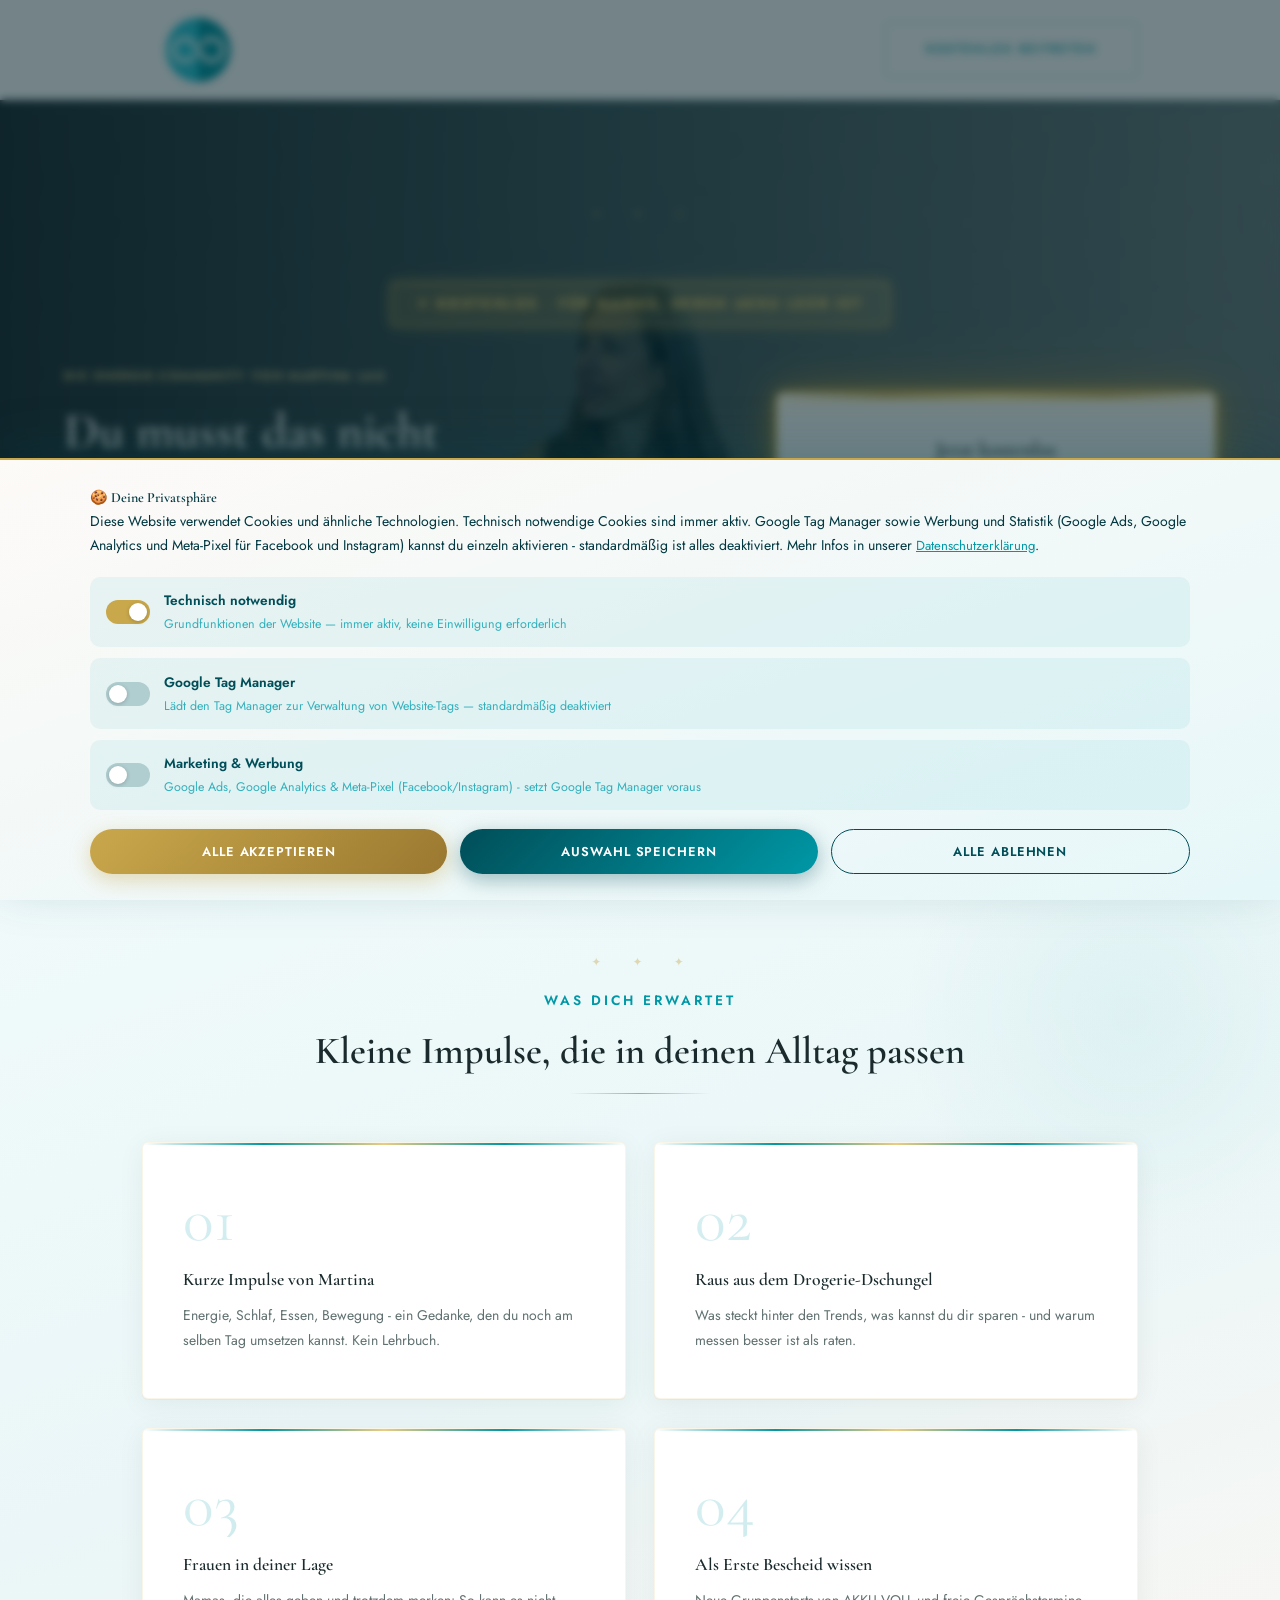
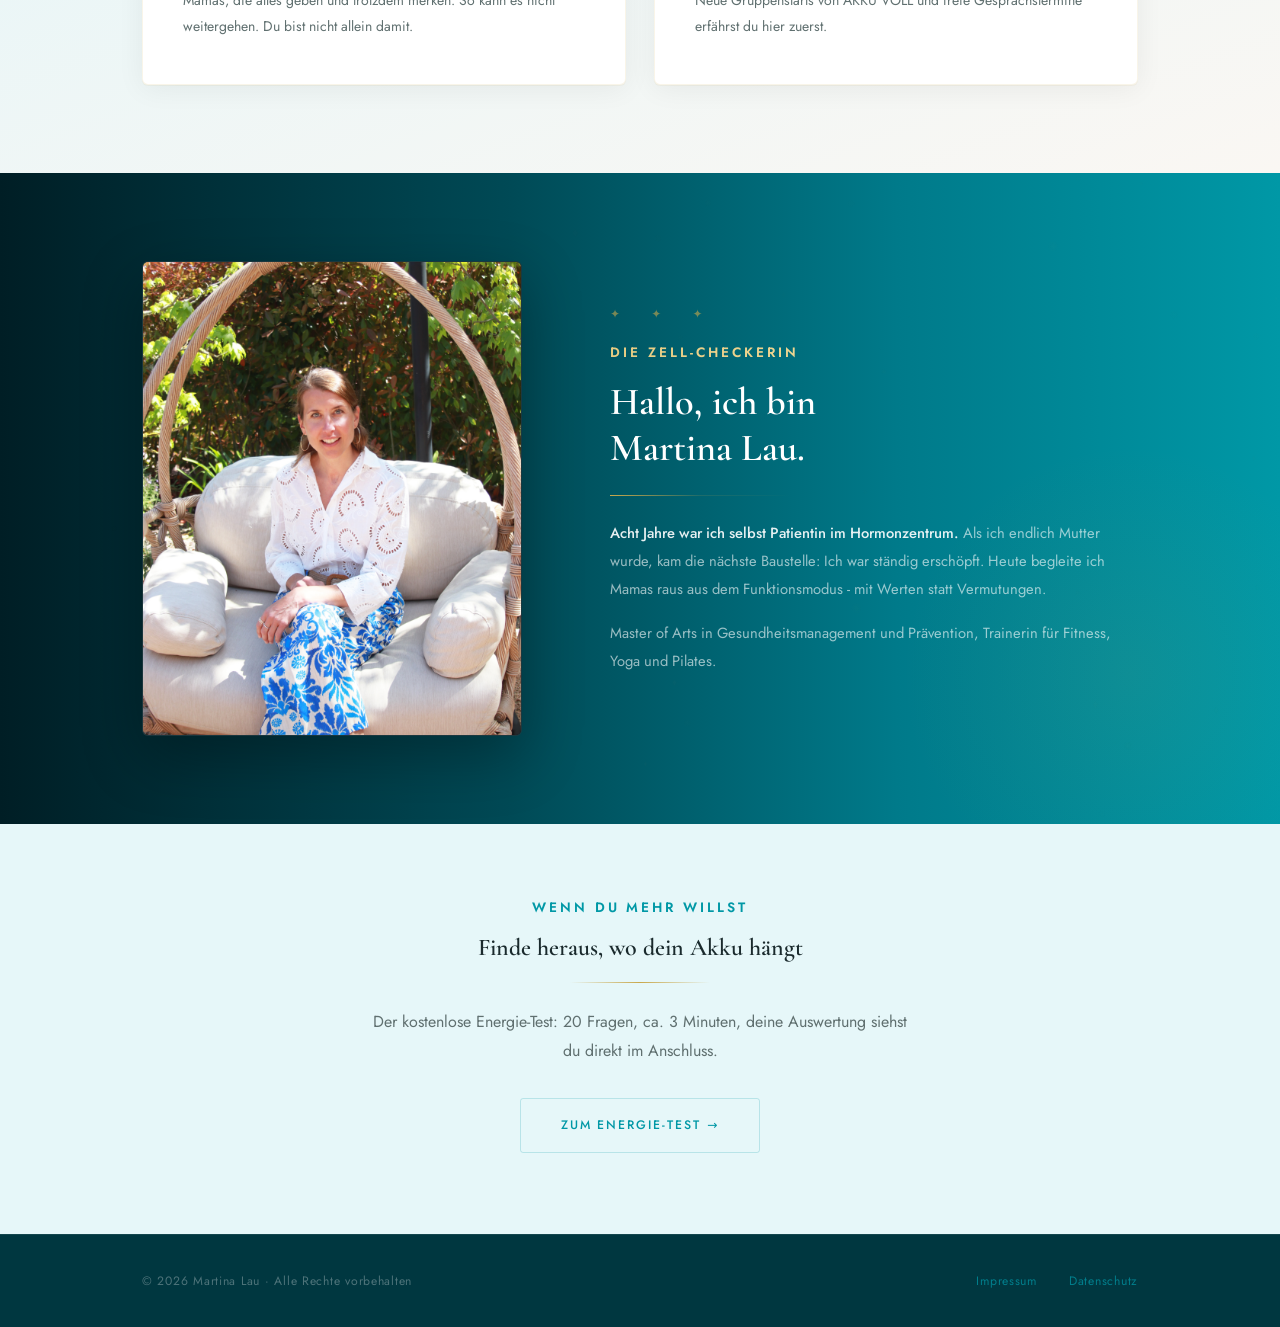
<file: community.html>
<!DOCTYPE html>
<html lang="de">
<head>
  <meta charset="UTF-8" />
  <meta name="viewport" content="width=device-width, initial-scale=1.0" />
  <title>Kostenlose Energie-Community | Martina Lau</title>
  <meta name="description" content="Die kostenlose Energie-Community von Martina Lau: kurze, alltagstaugliche Impulse für Mamas, deren Akku leer ist." />
  <meta name="robots" content="noindex, nofollow" /><!-- VORSCHAU: beim Livegang auf index, follow -->

  <!-- Consent Mode v2 Default — muss VOR GTM stehen -->
  <script>
    window.dataLayer = window.dataLayer || [];
    function gtag(){dataLayer.push(arguments);}
    gtag('consent', 'default', {
      'ad_storage':              'denied',
      'ad_user_data':            'denied',
      'ad_personalization':      'denied',
      'analytics_storage':       'denied',
      'functionality_storage':   'denied',
      'personalization_storage': 'denied',
      'security_storage':        'denied',
      'wait_for_update': 1000
    });
    // Gespeicherte Einwilligung SOFORT anwenden — vor GTM-Start, damit Tags mit
    // Consent-Pflicht schon beim ersten Page-View-Trigger korrekt feuern können
    (function() {
      try {
        var raw = localStorage.getItem('martina_lau_consent');
        if (!raw) return;
        var d = JSON.parse(raw);
        if (d.expires && Date.now() > d.expires) return;
        var mkt = !!d.marketing;
        gtag('consent', 'update', {
          'ad_storage':              mkt ? 'granted' : 'denied',
          'ad_user_data':            mkt ? 'granted' : 'denied',
          'ad_personalization':      mkt ? 'granted' : 'denied',
          'analytics_storage':       mkt ? 'granted' : 'denied',
          'functionality_storage':   mkt ? 'granted' : 'denied',
          'personalization_storage': mkt ? 'granted' : 'denied'
        });
      } catch (e) {}
    })();
  </script>
  <!-- Google Tag Manager -->
  <script>(function(w,d,s,l,i){w[l]=w[l]||[];w[l].push({'gtm.start':
  new Date().getTime(),event:'gtm.js'});var f=d.getElementsByTagName(s)[0],
  j=d.createElement(s),dl=l!='dataLayer'?'&l='+l:'';j.async=true;j.src=
  'https://www.googletagmanager.com/gtm.js?id='+i+dl;f.parentNode.insertBefore(j,f);
  })(window,document,'script','dataLayer','GTM-PBWMW7QB');</script>
  <!-- End Google Tag Manager -->
  <script>function loadGTM(){}</script>

  <!-- MailerLite Universal -->
  <script>
    (function(w,d,e,u,f,l,n){w[f]=w[f]||function(){(w[f].q=w[f].q||[])
    .push(arguments);},l=d.createElement(e),l.async=1,l.src=u,
    n=d.getElementsByTagName(e)[0],n.parentNode.insertBefore(l,n);})
    (window,document,'script','https://assets.mailerlite.com/js/universal.js','ml');
    ml('account', '1700428');
  </script>
  <!-- End MailerLite Universal -->

  <link rel="stylesheet" href="css/style.css" />
</head>
<body>
<!-- Google Tag Manager (noscript) -->
<noscript><iframe src="https://www.googletagmanager.com/ns.html?id=GTM-PBWMW7QB"
height="0" width="0" style="display:none;visibility:hidden"></iframe></noscript>
<!-- End Google Tag Manager (noscript) -->

  <nav class="nav">
    <div class="container">
      <div class="nav__inner">
        <a href="energie-test.html" class="nav__logo">
          <div class="nav__logo-icon">
            <img src="Bilder/Logo_MartinaLau.png" alt="Martina Lau Logo" />
          </div>
          <div class="nav__logo-name">
            Martina Lau
            <small>Gesundheit &amp; Vitalität</small>
          </div>
        </a>
        <a href="#beitreten" class="btn btn--outline">Kostenlos beitreten</a>
      </div>
    </div>
  </nav>

  <section class="hero">
    <div style="position:absolute;inset:0;z-index:0;overflow:hidden;">
      <img src="Bilder/martina-hero.jpg" alt="" aria-hidden="true" fetchpriority="high"
           style="width:100%;height:100%;object-fit:cover;object-position:center top;transform:scaleX(-1);" />
      <div style="position:absolute;inset:0;background:linear-gradient(to right,rgba(0,20,28,0.82) 0%,rgba(0,40,52,0.66) 45%,rgba(0,55,70,0.42) 100%);"></div>
      <div style="position:absolute;inset:0;background:linear-gradient(to bottom,transparent 45%,rgba(0,10,18,0.9) 85%,rgba(0,10,18,1) 100%);"></div>
    </div>
    <canvas id="particles-canvas" aria-hidden="true"></canvas>

    <div class="container" style="position:relative;z-index:1;">
      <div style="text-align:center;margin-bottom:1.5rem;">
        <span class="gold-star">✦ &nbsp; ✦ &nbsp; ✦</span><br/>
        <div class="gold-badge" style="display:inline-flex;margin-top:0.8rem;">✦ Kostenlos · Für Mamas, deren Akku leer ist</div>
      </div>

      <div class="hero__inner">
        <div>
          <span class="eyebrow eyebrow--gold" style="white-space:normal;">Die Energie-Community von Martina Lau</span>
          <h1>Du musst das nicht<br/><em>allein rausfinden.</em></h1>
          <p class="hero__lead">
            Müde trotz Schlaf, Blähbauch trotz gesundem Essen, Kopf voller Nebel - und überall nur Tipps, die nicht in deinen Alltag passen? In der kostenlosen WhatsApp-Community teilt Martina kurze, alltagstaugliche Impulse rund um Energie, Schlaf, Essen und Bewegung.
          </p>
          <p class="hero__lead" style="margin-top:0.8rem;">
            Und wenn du irgendwann mehr willst, weißt du, wo du Martina findest.
          </p>
        </div>

        <div id="beitreten">
          <!-- Beitritt direkt über den WhatsApp-Einladungslink, kein E-Mail-Formular -->
          <div class="form-box" style="text-align:center;">
            <p class="form-box__title">Jetzt kostenlos<br/>beitreten</p>
            <p class="form-box__sub" style="margin-bottom:1.4rem;">Ein Klick, und du bist in der WhatsApp-Community.</p>
            <a href="https://chat.whatsapp.com/FLLKNbreNdF75UaSXlUsBx" target="_blank" rel="noopener" class="btn btn--primary btn--lg" style="width:100%;">WhatsApp-Community →</a>
            <p style="font-size:0.78rem;color:var(--warm-gray);margin-top:1rem;line-height:1.6;">Hinweis: In der WhatsApp-Community sind deine Nummer und dein Profilname für Martina und je nach Einstellung für andere Mitglieder sichtbar. Du kannst jederzeit austreten. Mehr in der <a href="datenschutz.html" target="_blank">Datenschutzerklärung</a>.</p>
          </div>
        </div>
      </div>
    </div>
  </section>

  <section class="learn">
    <div class="container">
      <div class="section-head">
        <span class="gold-star" style="opacity:0.4;">✦ &nbsp; ✦ &nbsp; ✦</span>
        <span class="eyebrow">Was dich erwartet</span>
        <h2>Kleine Impulse, die in deinen Alltag passen</h2>
        <div class="divider divider--gold" style="margin:1.2rem auto 1.5rem;"></div>
      </div>
      <div class="learn__grid">
        <div class="learn-card">
          <div class="learn-card__num">01</div>
          <h4>Kurze Impulse von Martina</h4>
          <p>Energie, Schlaf, Essen, Bewegung - ein Gedanke, den du noch am selben Tag umsetzen kannst. Kein Lehrbuch.</p>
        </div>
        <div class="learn-card">
          <div class="learn-card__num">02</div>
          <h4>Raus aus dem Drogerie-Dschungel</h4>
          <p>Was steckt hinter den Trends, was kannst du dir sparen - und warum messen besser ist als raten.</p>
        </div>
        <div class="learn-card">
          <div class="learn-card__num">03</div>
          <h4>Frauen in deiner Lage</h4>
          <p>Mamas, die alles geben und trotzdem merken: So kann es nicht weitergehen. Du bist nicht allein damit.</p>
        </div>
        <div class="learn-card">
          <div class="learn-card__num">04</div>
          <h4>Als Erste Bescheid wissen</h4>
          <p>Neue Gruppenstarts von AKKU VOLL und freie Gesprächstermine erfährst du hier zuerst.</p>
        </div>
      </div>
    </div>
  </section>

  <section class="about" id="ueber-martina">
    <canvas id="particles-canvas-about" aria-hidden="true"></canvas>
    <div class="container" style="position:relative;z-index:1;">
      <div class="about__inner">
        <div class="about__photo">
          <img src="Bilder/IMG_7118.JPG" alt="Martina Lau" />
        </div>
        <div>
          <span class="gold-star">✦ &nbsp; ✦ &nbsp; ✦</span>
          <span class="eyebrow eyebrow--gold">Die Zell-Checkerin</span>
          <h2>Hallo, ich bin<br/>Martina Lau.</h2>
          <div class="divider divider--gold-left"></div>
          <p><strong>Acht Jahre war ich selbst Patientin im Hormonzentrum.</strong> Als ich endlich Mutter wurde, kam die nächste Baustelle: Ich war ständig erschöpft. Heute begleite ich Mamas raus aus dem Funktionsmodus - mit Werten statt Vermutungen.</p>
          <p style="margin-top:1rem;">Master of Arts in Gesundheitsmanagement und Prävention, Trainerin für Fitness, Yoga und Pilates.</p>
        </div>
      </div>
    </div>
  </section>

  <section style="background:var(--teal-pale);padding:4.5rem 0;">
    <div class="container--narrow" style="text-align:center;">
      <span class="eyebrow">Wenn du mehr willst</span>
      <h2>Finde heraus, wo dein Akku hängt</h2>
      <div class="divider divider--gold" style="margin:1.2rem auto 1.5rem;"></div>
      <p style="max-width:540px;margin:0 auto 2rem;color:var(--warm-gray);line-height:1.85;">Der kostenlose Energie-Test: 20 Fragen, ca. 3 Minuten, deine Auswertung siehst du direkt im Anschluss.</p>
      <a href="energie-test.html" class="btn btn--outline">Zum Energie-Test →</a>
    </div>
  </section>

  <footer class="footer">
    <div class="container">
      <div class="footer__inner">
        <span>© 2026 Martina Lau · Alle Rechte vorbehalten</span>
        <div class="footer__links">
          <a href="impressum.html">Impressum</a>
          <a href="datenschutz.html">Datenschutz</a>
        </div>
      </div>
    </div>
  </footer>

  <script src="js/main.js"></script>
<!-- ══════════════════════════════════════════════
     DSGVO COOKIE BANNER — Consent Mode v2
     Martina Lau · martinalau.org
     ══════════════════════════════════════════════ -->
<style>
  #cb-overlay {
    position: fixed; inset: 0; z-index: 99998;
    background: rgba(0,30,37,.55);
    backdrop-filter: blur(4px);
    display: none; opacity: 0;
    transition: opacity .35s ease;
  }
  #cb-overlay.cb-visible { display: block; }
  #cb-overlay.cb-show { opacity: 1; }

  #cb-banner {
    position: fixed; bottom: 0; left: 0; right: 0;
    z-index: 99999;
    background: linear-gradient(160deg, #FDFAF7 0%, #E6F7F9 100%);
    border-top: 2px solid #C9A84C;
    box-shadow: 0 -12px 48px rgba(0,78,88,.18);
    padding: 1.6rem 2rem;
    display: none;
    transform: translateY(100%);
    transition: transform .45s cubic-bezier(0.22,1,0.36,1);
    font-family: 'Jost', sans-serif;
  }
  #cb-banner.cb-visible { display: block; }
  #cb-banner.cb-show { transform: translateY(0); }

  .cb-inner { max-width: 1100px; margin: 0 auto; }

  .cb-top {
    display: flex; gap: 2rem; align-items: flex-start;
    flex-wrap: wrap; margin-bottom: 1.2rem;
  }
  .cb-text { flex: 1; min-width: 260px; }
  .cb-text p { font-size: .88rem; line-height: 1.7; color: #003740; margin: 0; }
  .cb-text a { color: #0098A6; text-decoration: underline; font-size: .82rem; }

  .cb-title {
    font-family: 'Cormorant Garamond', serif;
    font-size: 1.3rem; font-weight: 600;
    color: #004E58; margin-bottom: .5rem;
  }

  .cb-toggles { display: flex; flex-direction: column; gap: .7rem; margin-bottom: 1.2rem; }
  .cb-toggle-row {
    display: flex; align-items: center; gap: .9rem;
    background: rgba(0,152,166,.07); border-radius: 10px;
    padding: .7rem 1rem;
  }
  .cb-toggle-label { flex: 1; font-size: .84rem; color: #003740; }
  .cb-toggle-label strong { display: block; font-size: .86rem; font-weight: 700; color: #004E58; }
  .cb-toggle-label span { font-size: .78rem; color: #33B0BC; }

  .cb-switch { position: relative; width: 44px; height: 24px; flex-shrink: 0; }
  .cb-switch input { opacity: 0; width: 0; height: 0; }
  .cb-slider {
    position: absolute; inset: 0; background: #B0CDD0;
    border-radius: 24px; cursor: pointer;
    transition: background .3s;
  }
  .cb-slider::before {
    content: ''; position: absolute;
    width: 18px; height: 18px; border-radius: 50%;
    background: #fff; left: 3px; top: 3px;
    transition: transform .3s;
    box-shadow: 0 1px 4px rgba(0,0,0,.2);
  }
  .cb-switch input:checked + .cb-slider { background: #0098A6; }
  .cb-switch input:checked + .cb-slider::before { transform: translateX(20px); }
  .cb-switch input:disabled + .cb-slider { background: #C9A84C; cursor: default; }
  .cb-switch input:disabled + .cb-slider::before { transform: translateX(20px); }

  .cb-buttons { display: flex; gap: .8rem; flex-wrap: wrap; }
  .cb-buttons .cb-btn { flex: 1 1 0; }
  .cb-btn {
    flex: 1; min-width: 130px;
    padding: .75rem 1.4rem;
    border-radius: 50px; border: none; cursor: pointer;
    font-family: 'Jost', sans-serif;
    font-size: .8rem; font-weight: 700;
    letter-spacing: .07em; text-transform: uppercase;
    transition: all .3s ease;
  }
  .cb-btn-accept {
    background: linear-gradient(135deg, #C9A84C, #9A7830);
    color: #fff;
    box-shadow: 0 6px 20px rgba(201,168,76,.4);
  }
  .cb-btn-accept:hover { transform: translateY(-2px); box-shadow: 0 10px 28px rgba(201,168,76,.5); }
  .cb-btn-save {
    background: linear-gradient(135deg, #004E58, #0098A6);
    color: #fff;
    box-shadow: 0 6px 20px rgba(0,78,88,.35);
  }
  .cb-btn-save:hover { transform: translateY(-2px); box-shadow: 0 10px 28px rgba(0,78,88,.45); }
  .cb-btn-reject {
    background: transparent;
    color: #004E58;
    border: 1.5px solid #004E58;
    flex: 1; min-width: 130px;
  }
  .cb-btn-reject:hover { background: rgba(0,78,88,.08); }

  @media (max-width: 640px) {
    #cb-banner { padding: 1.2rem 1rem; }
    .cb-buttons { flex-direction: column; }
    .cb-btn { min-width: unset; }
  }
</style>

<div id="cb-overlay"></div>

<div id="cb-banner" role="dialog" aria-modal="true" aria-label="Cookie-Einstellungen">
  <div class="cb-inner">
    <div class="cb-top">
      <div class="cb-text">
        <p class="cb-title">🍪 Deine Privatsphäre</p>
        <p>
          Diese Website verwendet Cookies und ähnliche Technologien.
          Technisch notwendige Cookies sind immer aktiv.
          Google Tag Manager sowie Werbung und Statistik (Google Ads, Google Analytics und Meta-Pixel für Facebook und Instagram) kannst du einzeln aktivieren - standardmäßig ist alles deaktiviert.
          Mehr Infos in unserer <a href="datenschutz.html">Datenschutzerklärung</a>.
        </p>
      </div>
    </div>

    <div class="cb-toggles">
      <div class="cb-toggle-row">
        <label class="cb-switch">
          <input type="checkbox" checked disabled>
          <span class="cb-slider"></span>
        </label>
        <div class="cb-toggle-label">
          <strong>Technisch notwendig</strong>
          <span>Grundfunktionen der Website — immer aktiv, keine Einwilligung erforderlich</span>
        </div>
      </div>
      <div class="cb-toggle-row">
        <label class="cb-switch">
          <input type="checkbox" id="cb-gtm">
          <span class="cb-slider"></span>
        </label>
        <div class="cb-toggle-label">
          <strong>Google Tag Manager</strong>
          <span>Lädt den Tag Manager zur Verwaltung von Website-Tags — standardmäßig deaktiviert</span>
        </div>
      </div>
      <div class="cb-toggle-row">
        <label class="cb-switch">
          <input type="checkbox" id="cb-marketing">
          <span class="cb-slider"></span>
        </label>
        <div class="cb-toggle-label">
          <strong>Marketing &amp; Werbung</strong>
          <span>Google Ads, Google Analytics &amp; Meta-Pixel (Facebook/Instagram) - setzt Google Tag Manager voraus</span>
        </div>
      </div>
    </div>

    <div class="cb-buttons">
      <button class="cb-btn cb-btn-accept" id="cb-accept-all">Alle akzeptieren</button>
      <button class="cb-btn cb-btn-save"   id="cb-save">Auswahl speichern</button>
      <button class="cb-btn cb-btn-reject" id="cb-reject-all">Alle ablehnen</button>
    </div>
  </div>
</div>

<script>
'use strict';
(function() {
  const STORAGE_KEY = 'martina_lau_consent';
  const EXPIRY_DAYS = 365;

  const banner  = document.getElementById('cb-banner');
  const overlay = document.getElementById('cb-overlay');
  const chkGtm  = document.getElementById('cb-gtm');
  const chkMktg = document.getElementById('cb-marketing');

  chkMktg.addEventListener('change', function() { if (this.checked) chkGtm.checked = true; });
  chkGtm.addEventListener('change',  function() { if (!this.checked) chkMktg.checked = false; });

  function applyConsent(gtm, marketing) {
    loadGTM();
    gtag('consent', 'update', {
      'ad_storage':              marketing ? 'granted' : 'denied',
      'ad_user_data':            marketing ? 'granted' : 'denied',
      'ad_personalization':      marketing ? 'granted' : 'denied',
      'analytics_storage':       marketing ? 'granted' : 'denied'
    });
    if (marketing) {
      gtag('consent', 'update', {
        'functionality_storage':   'granted',
        'personalization_storage': 'granted'
      });
    }
    window.dataLayer = window.dataLayer || [];
    window.dataLayer.push({
      'event':             'consent_update',
      'gtm_consent':       gtm       ? 'granted' : 'denied',
      'marketing_consent': marketing ? 'granted' : 'denied'
    });
  }

  function saveConsent(gtm, marketing) {
    const data = {
      gtm: gtm, marketing: marketing,
      timestamp: new Date().toISOString(),
      version: '2.0',
      expires: Date.now() + EXPIRY_DAYS * 86400000
    };
    localStorage.setItem(STORAGE_KEY, JSON.stringify(data));
    applyConsent(gtm, marketing);
    closeBanner();
  }

  function openBanner() {
    overlay.classList.add('cb-visible');
    banner.classList.add('cb-visible');
    requestAnimationFrame(() => {
      overlay.classList.add('cb-show');
      banner.classList.add('cb-show');
    });
    document.body.style.overflow = 'hidden';
  }

  function closeBanner() {
    banner.classList.remove('cb-show');
    overlay.classList.remove('cb-show');
    setTimeout(() => {
      banner.classList.remove('cb-visible');
      overlay.classList.remove('cb-visible');
      document.body.style.overflow = '';
    }, 450);
  }

  function loadSaved() {
    try {
      const raw = localStorage.getItem(STORAGE_KEY);
      if (!raw) return null;
      const data = JSON.parse(raw);
      if (data.expires && Date.now() > data.expires) {
        localStorage.removeItem(STORAGE_KEY);
        return null;
      }
      return data;
    } catch(e) { return null; }
  }

  document.getElementById('cb-accept-all').addEventListener('click', function() {
    chkGtm.checked = true; chkMktg.checked = true;
    saveConsent(true, true);
  });
  document.getElementById('cb-reject-all').addEventListener('click', function() {
    chkGtm.checked = false; chkMktg.checked = false;
    saveConsent(false, false);
  });
  document.getElementById('cb-save').addEventListener('click', function() {
    const gtm = chkGtm.checked;
    const marketing = chkMktg.checked && gtm;
    saveConsent(gtm, marketing);
  });

  const saved = loadSaved();
  if (saved) {
    applyConsent(saved.gtm || false, saved.marketing || false);
  } else {
    setTimeout(openBanner, 600);
  }
})();
</script>


<!-- Meta-Pixel (Facebook/Instagram): lädt NUR nach Einwilligung "Marketing & Werbung".
     META_PIXEL_ID vom Meta-Ads-Dienstleister eintragen - solange leer, lädt nichts. -->
<script>
(function(){
  var META_PIXEL_ID = '';
  function load(){
    if (!META_PIXEL_ID || window.fbq) return;
    !function(f,b,e,v,n,t,s){if(f.fbq)return;n=f.fbq=function(){n.callMethod?
    n.callMethod.apply(n,arguments):n.queue.push(arguments)};if(!f._fbq)f._fbq=n;
    n.push=n;n.loaded=!0;n.version='2.0';n.queue=[];t=b.createElement(e);t.async=!0;
    t.src=v;s=b.getElementsByTagName(e)[0];s.parentNode.insertBefore(t,s)}(window,
    document,'script','https://connect.facebook.net/en_US/fbevents.js');
    fbq('init', META_PIXEL_ID);
    fbq('track', 'PageView');
  }
  function check(){
    try {
      var d = JSON.parse(localStorage.getItem('martina_lau_consent') || 'null');
      if (d && d.marketing && (!d.expires || Date.now() < d.expires)) load();
    } catch (e) {}
  }
  check();
  ['cb-accept-all', 'cb-save'].forEach(function(id){
    var b = document.getElementById(id);
    if (b) b.addEventListener('click', function(){ setTimeout(check, 50); });
  });
})();
</script>
</body>
</html>
</file>
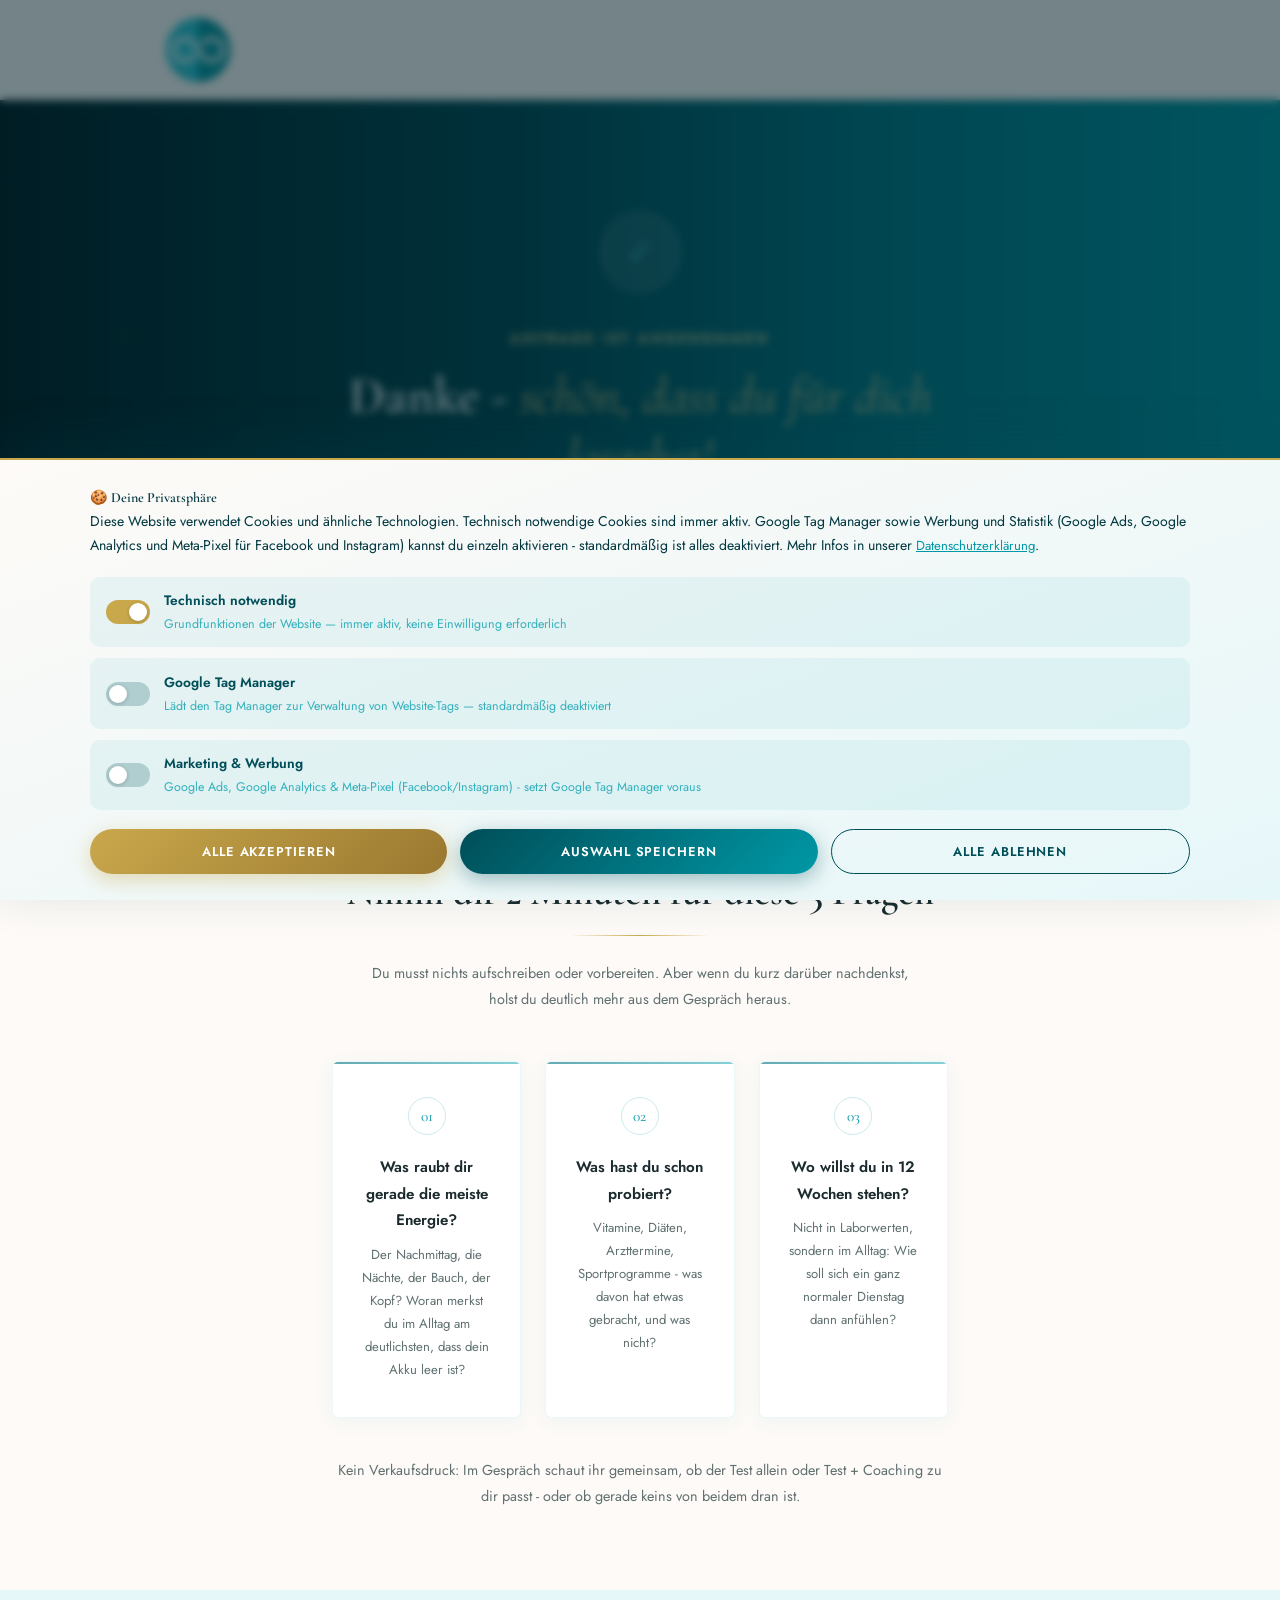
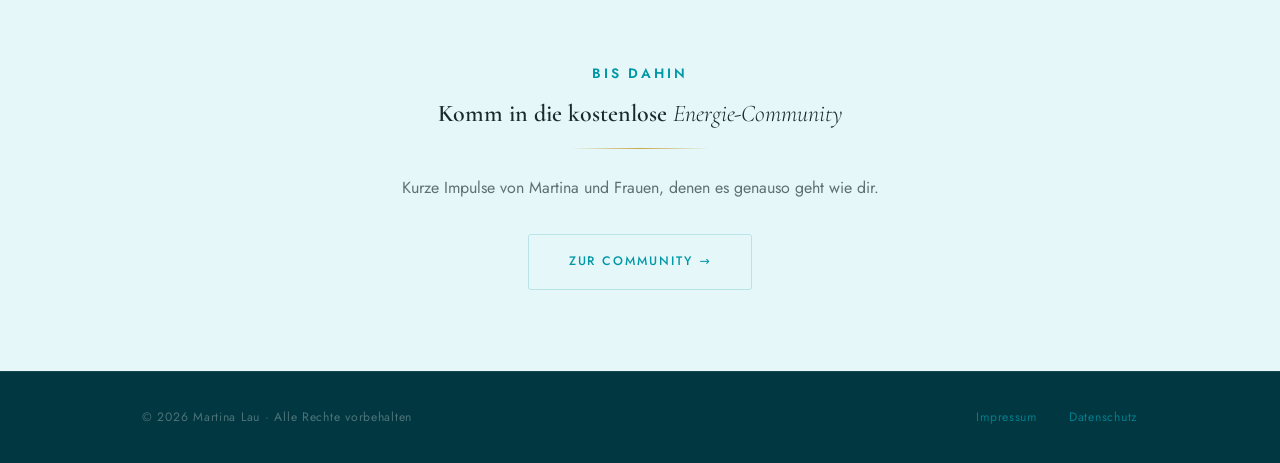
<file: danke-gespraech.html>
<!DOCTYPE html>
<html lang="de">
<head>
  <meta charset="UTF-8" />
  <meta name="viewport" content="width=device-width, initial-scale=1.0" />
  <title>Danke - dein Energie-Gespräch | Martina Lau</title>
  <meta name="description" content="Deine Anfrage für das kostenlose Energie-Gespräch ist angekommen." />
  <meta name="robots" content="noindex, nofollow" />

  <!-- Consent Mode v2 Default — muss VOR GTM stehen -->
  <script>
    window.dataLayer = window.dataLayer || [];
    function gtag(){dataLayer.push(arguments);}
    gtag('consent', 'default', {
      'ad_storage':              'denied',
      'ad_user_data':            'denied',
      'ad_personalization':      'denied',
      'analytics_storage':       'denied',
      'functionality_storage':   'denied',
      'personalization_storage': 'denied',
      'security_storage':        'denied',
      'wait_for_update': 1000
    });
    // Gespeicherte Einwilligung SOFORT anwenden — vor GTM-Start, damit Tags mit
    // Consent-Pflicht schon beim ersten Page-View-Trigger korrekt feuern können
    (function() {
      try {
        var raw = localStorage.getItem('martina_lau_consent');
        if (!raw) return;
        var d = JSON.parse(raw);
        if (d.expires && Date.now() > d.expires) return;
        var mkt = !!d.marketing;
        gtag('consent', 'update', {
          'ad_storage':              mkt ? 'granted' : 'denied',
          'ad_user_data':            mkt ? 'granted' : 'denied',
          'ad_personalization':      mkt ? 'granted' : 'denied',
          'analytics_storage':       mkt ? 'granted' : 'denied',
          'functionality_storage':   mkt ? 'granted' : 'denied',
          'personalization_storage': mkt ? 'granted' : 'denied'
        });
      } catch (e) {}
    })();
  </script>
  <!-- Google Tag Manager -->
  <script>(function(w,d,s,l,i){w[l]=w[l]||[];w[l].push({'gtm.start':
  new Date().getTime(),event:'gtm.js'});var f=d.getElementsByTagName(s)[0],
  j=d.createElement(s),dl=l!='dataLayer'?'&l='+l:'';j.async=true;j.src=
  'https://www.googletagmanager.com/gtm.js?id='+i+dl;f.parentNode.insertBefore(j,f);
  })(window,document,'script','dataLayer','GTM-PBWMW7QB');</script>
  <!-- End Google Tag Manager -->
  <script>function loadGTM(){}</script>

  <!-- MailerLite Universal -->
  <script>
    (function(w,d,e,u,f,l,n){w[f]=w[f]||function(){(w[f].q=w[f].q||[])
    .push(arguments);},l=d.createElement(e),l.async=1,l.src=u,
    n=d.getElementsByTagName(e)[0],n.parentNode.insertBefore(l,n);})
    (window,document,'script','https://assets.mailerlite.com/js/universal.js','ml');
    ml('account', '1700428');
  </script>
  <!-- End MailerLite Universal -->

  <link rel="stylesheet" href="css/style.css" />
</head>
<body>
<!-- Google Tag Manager (noscript) -->
<noscript><iframe src="https://www.googletagmanager.com/ns.html?id=GTM-PBWMW7QB"
height="0" width="0" style="display:none;visibility:hidden"></iframe></noscript>
<!-- End Google Tag Manager (noscript) -->

  <nav class="nav">
    <div class="container">
      <div class="nav__inner">
        <a href="index.html" class="nav__logo">
          <div class="nav__logo-icon">
            <img src="Bilder/Logo_MartinaLau.png" alt="Martina Lau Logo" />
          </div>
          <div class="nav__logo-name">
            Martina Lau
            <small>Gesundheit &amp; Vitalität</small>
          </div>
        </a>
      </div>
    </div>
  </nav>

  <section class="thankyou-hero">
    <canvas id="particles-canvas" aria-hidden="true"></canvas>
    <div class="container--narrow">
      <div class="check-circle">✓</div>
      <span class="eyebrow eyebrow--gold">Anfrage ist angekommen</span>
      <h1><span id="danke-name">Danke</span> - <em>schön, dass du für dich losgehst!</em></h1>
      <p id="danke-kanal-text">Martina meldet sich innerhalb von 24 Stunden bei dir, um einen Termin für dein kostenloses Energie-Gespräch auszumachen.</p>
      <p style="font-size:0.85rem;color:rgba(255,255,255,0.45);margin-top:-1.6rem;">Tipp: Geh in den nächsten 24 Stunden auch ran, wenn eine unbekannte Nummer anruft.</p>
    </div>
  </section>

  <section style="background:var(--cream);padding:5rem 0;">
    <div class="container--narrow">
      <div class="section-head">
        <span class="eyebrow">Damit sich die 15 Minuten lohnen</span>
        <h2>Nimm dir 2 Minuten für diese 3 Fragen</h2>
        <div class="divider divider--gold" style="margin:1.2rem auto 1.5rem;"></div>
        <p>Du musst nichts aufschreiben oder vorbereiten. Aber wenn du kurz darüber nachdenkst, holst du deutlich mehr aus dem Gespräch heraus.</p>
      </div>

      <div class="steps-grid">
        <div class="step-card">
          <div class="step-card__num">01</div>
          <h4>Was raubt dir gerade die meiste Energie?</h4>
          <p>Der Nachmittag, die Nächte, der Bauch, der Kopf? Woran merkst du im Alltag am deutlichsten, dass dein Akku leer ist?</p>
        </div>
        <div class="step-card">
          <div class="step-card__num">02</div>
          <h4>Was hast du schon probiert?</h4>
          <p>Vitamine, Diäten, Arzttermine, Sportprogramme - was davon hat etwas gebracht, und was nicht?</p>
        </div>
        <div class="step-card">
          <div class="step-card__num">03</div>
          <h4>Wo willst du in 12 Wochen stehen?</h4>
          <p>Nicht in Laborwerten, sondern im Alltag: Wie soll sich ein ganz normaler Dienstag dann anfühlen?</p>
        </div>
      </div>

      <p style="text-align:center;margin-top:2.5rem;font-size:0.9rem;color:var(--warm-gray);line-height:1.8;">
        Kein Verkaufsdruck: Im Gespräch schaut ihr gemeinsam, ob der Test allein oder Test + Coaching zu dir passt - oder ob gerade keins von beidem dran ist.
      </p>
    </div>
  </section>

  <section style="background:var(--teal-pale);padding:4.5rem 0;">
    <div class="container--narrow" style="text-align:center;">
      <span class="eyebrow">Bis dahin</span>
      <h2>Komm in die kostenlose <em style="font-style:italic;font-weight:300;">Energie-Community</em></h2>
      <div class="divider divider--gold" style="margin:1.2rem auto 1.5rem;"></div>
      <p style="max-width:540px;margin:0 auto 2rem;color:var(--warm-gray);line-height:1.85;">Kurze Impulse von Martina und Frauen, denen es genauso geht wie dir.</p>
      <a href="community.html" class="btn btn--outline">Zur Community →</a>
    </div>
  </section>

  <footer class="footer">
    <div class="container">
      <div class="footer__inner">
        <span>© 2026 Martina Lau · Alle Rechte vorbehalten</span>
        <div class="footer__links">
          <a href="impressum.html">Impressum</a>
          <a href="datenschutz.html">Datenschutz</a>
        </div>
      </div>
    </div>
  </footer>

  <script src="js/main.js"></script>
  <script>
  (function() {
    try {
      var d = JSON.parse(localStorage.getItem('akkuVollAnfrage') || 'null');
      if (!d) return;
      if (d.name) document.getElementById('danke-name').textContent = 'Danke, ' + d.name;
      if (d.kanal === 'whatsapp') {
        document.getElementById('danke-kanal-text').textContent =
          'Martina schreibt dir innerhalb von 24 Stunden per WhatsApp, um einen Termin für dein kostenloses Energie-Gespräch auszumachen.';
        document.querySelector('#danke-kanal-text + p').textContent =
          'Tipp: Schau in den nächsten 24 Stunden auch bei WhatsApp in die Nachrichtenanfragen.';
      }
    } catch (e) {}
  })();
  </script>
<!-- ══════════════════════════════════════════════
     DSGVO COOKIE BANNER — Consent Mode v2
     Martina Lau · martinalau.org
     ══════════════════════════════════════════════ -->
<style>
  #cb-overlay {
    position: fixed; inset: 0; z-index: 99998;
    background: rgba(0,30,37,.55);
    backdrop-filter: blur(4px);
    display: none; opacity: 0;
    transition: opacity .35s ease;
  }
  #cb-overlay.cb-visible { display: block; }
  #cb-overlay.cb-show { opacity: 1; }

  #cb-banner {
    position: fixed; bottom: 0; left: 0; right: 0;
    z-index: 99999;
    background: linear-gradient(160deg, #FDFAF7 0%, #E6F7F9 100%);
    border-top: 2px solid #C9A84C;
    box-shadow: 0 -12px 48px rgba(0,78,88,.18);
    padding: 1.6rem 2rem;
    display: none;
    transform: translateY(100%);
    transition: transform .45s cubic-bezier(0.22,1,0.36,1);
    font-family: 'Jost', sans-serif;
  }
  #cb-banner.cb-visible { display: block; }
  #cb-banner.cb-show { transform: translateY(0); }

  .cb-inner { max-width: 1100px; margin: 0 auto; }

  .cb-top {
    display: flex; gap: 2rem; align-items: flex-start;
    flex-wrap: wrap; margin-bottom: 1.2rem;
  }
  .cb-text { flex: 1; min-width: 260px; }
  .cb-text p { font-size: .88rem; line-height: 1.7; color: #003740; margin: 0; }
  .cb-text a { color: #0098A6; text-decoration: underline; font-size: .82rem; }

  .cb-title {
    font-family: 'Cormorant Garamond', serif;
    font-size: 1.3rem; font-weight: 600;
    color: #004E58; margin-bottom: .5rem;
  }

  .cb-toggles { display: flex; flex-direction: column; gap: .7rem; margin-bottom: 1.2rem; }
  .cb-toggle-row {
    display: flex; align-items: center; gap: .9rem;
    background: rgba(0,152,166,.07); border-radius: 10px;
    padding: .7rem 1rem;
  }
  .cb-toggle-label { flex: 1; font-size: .84rem; color: #003740; }
  .cb-toggle-label strong { display: block; font-size: .86rem; font-weight: 700; color: #004E58; }
  .cb-toggle-label span { font-size: .78rem; color: #33B0BC; }

  .cb-switch { position: relative; width: 44px; height: 24px; flex-shrink: 0; }
  .cb-switch input { opacity: 0; width: 0; height: 0; }
  .cb-slider {
    position: absolute; inset: 0; background: #B0CDD0;
    border-radius: 24px; cursor: pointer;
    transition: background .3s;
  }
  .cb-slider::before {
    content: ''; position: absolute;
    width: 18px; height: 18px; border-radius: 50%;
    background: #fff; left: 3px; top: 3px;
    transition: transform .3s;
    box-shadow: 0 1px 4px rgba(0,0,0,.2);
  }
  .cb-switch input:checked + .cb-slider { background: #0098A6; }
  .cb-switch input:checked + .cb-slider::before { transform: translateX(20px); }
  .cb-switch input:disabled + .cb-slider { background: #C9A84C; cursor: default; }
  .cb-switch input:disabled + .cb-slider::before { transform: translateX(20px); }

  .cb-buttons { display: flex; gap: .8rem; flex-wrap: wrap; }
  .cb-buttons .cb-btn { flex: 1 1 0; }
  .cb-btn {
    flex: 1; min-width: 130px;
    padding: .75rem 1.4rem;
    border-radius: 50px; border: none; cursor: pointer;
    font-family: 'Jost', sans-serif;
    font-size: .8rem; font-weight: 700;
    letter-spacing: .07em; text-transform: uppercase;
    transition: all .3s ease;
  }
  .cb-btn-accept {
    background: linear-gradient(135deg, #C9A84C, #9A7830);
    color: #fff;
    box-shadow: 0 6px 20px rgba(201,168,76,.4);
  }
  .cb-btn-accept:hover { transform: translateY(-2px); box-shadow: 0 10px 28px rgba(201,168,76,.5); }
  .cb-btn-save {
    background: linear-gradient(135deg, #004E58, #0098A6);
    color: #fff;
    box-shadow: 0 6px 20px rgba(0,78,88,.35);
  }
  .cb-btn-save:hover { transform: translateY(-2px); box-shadow: 0 10px 28px rgba(0,78,88,.45); }
  .cb-btn-reject {
    background: transparent;
    color: #004E58;
    border: 1.5px solid #004E58;
    flex: 1; min-width: 130px;
  }
  .cb-btn-reject:hover { background: rgba(0,78,88,.08); }

  @media (max-width: 640px) {
    #cb-banner { padding: 1.2rem 1rem; }
    .cb-buttons { flex-direction: column; }
    .cb-btn { min-width: unset; }
  }
</style>

<div id="cb-overlay"></div>

<div id="cb-banner" role="dialog" aria-modal="true" aria-label="Cookie-Einstellungen">
  <div class="cb-inner">
    <div class="cb-top">
      <div class="cb-text">
        <p class="cb-title">🍪 Deine Privatsphäre</p>
        <p>
          Diese Website verwendet Cookies und ähnliche Technologien.
          Technisch notwendige Cookies sind immer aktiv.
          Google Tag Manager sowie Werbung und Statistik (Google Ads, Google Analytics und Meta-Pixel für Facebook und Instagram) kannst du einzeln aktivieren - standardmäßig ist alles deaktiviert.
          Mehr Infos in unserer <a href="datenschutz.html">Datenschutzerklärung</a>.
        </p>
      </div>
    </div>

    <div class="cb-toggles">
      <div class="cb-toggle-row">
        <label class="cb-switch">
          <input type="checkbox" checked disabled>
          <span class="cb-slider"></span>
        </label>
        <div class="cb-toggle-label">
          <strong>Technisch notwendig</strong>
          <span>Grundfunktionen der Website — immer aktiv, keine Einwilligung erforderlich</span>
        </div>
      </div>
      <div class="cb-toggle-row">
        <label class="cb-switch">
          <input type="checkbox" id="cb-gtm">
          <span class="cb-slider"></span>
        </label>
        <div class="cb-toggle-label">
          <strong>Google Tag Manager</strong>
          <span>Lädt den Tag Manager zur Verwaltung von Website-Tags — standardmäßig deaktiviert</span>
        </div>
      </div>
      <div class="cb-toggle-row">
        <label class="cb-switch">
          <input type="checkbox" id="cb-marketing">
          <span class="cb-slider"></span>
        </label>
        <div class="cb-toggle-label">
          <strong>Marketing &amp; Werbung</strong>
          <span>Google Ads, Google Analytics &amp; Meta-Pixel (Facebook/Instagram) - setzt Google Tag Manager voraus</span>
        </div>
      </div>
    </div>

    <div class="cb-buttons">
      <button class="cb-btn cb-btn-accept" id="cb-accept-all">Alle akzeptieren</button>
      <button class="cb-btn cb-btn-save"   id="cb-save">Auswahl speichern</button>
      <button class="cb-btn cb-btn-reject" id="cb-reject-all">Alle ablehnen</button>
    </div>
  </div>
</div>

<script>
'use strict';
(function() {
  const STORAGE_KEY = 'martina_lau_consent';
  const EXPIRY_DAYS = 365;

  const banner  = document.getElementById('cb-banner');
  const overlay = document.getElementById('cb-overlay');
  const chkGtm  = document.getElementById('cb-gtm');
  const chkMktg = document.getElementById('cb-marketing');

  chkMktg.addEventListener('change', function() { if (this.checked) chkGtm.checked = true; });
  chkGtm.addEventListener('change',  function() { if (!this.checked) chkMktg.checked = false; });

  function applyConsent(gtm, marketing) {
    loadGTM();
    gtag('consent', 'update', {
      'ad_storage':              marketing ? 'granted' : 'denied',
      'ad_user_data':            marketing ? 'granted' : 'denied',
      'ad_personalization':      marketing ? 'granted' : 'denied',
      'analytics_storage':       marketing ? 'granted' : 'denied'
    });
    if (marketing) {
      gtag('consent', 'update', {
        'functionality_storage':   'granted',
        'personalization_storage': 'granted'
      });
    }
    window.dataLayer = window.dataLayer || [];
    window.dataLayer.push({
      'event':             'consent_update',
      'gtm_consent':       gtm       ? 'granted' : 'denied',
      'marketing_consent': marketing ? 'granted' : 'denied'
    });
  }

  function saveConsent(gtm, marketing) {
    const data = {
      gtm: gtm, marketing: marketing,
      timestamp: new Date().toISOString(),
      version: '2.0',
      expires: Date.now() + EXPIRY_DAYS * 86400000
    };
    localStorage.setItem(STORAGE_KEY, JSON.stringify(data));
    applyConsent(gtm, marketing);
    closeBanner();
  }

  function openBanner() {
    overlay.classList.add('cb-visible');
    banner.classList.add('cb-visible');
    requestAnimationFrame(() => {
      overlay.classList.add('cb-show');
      banner.classList.add('cb-show');
    });
    document.body.style.overflow = 'hidden';
  }

  function closeBanner() {
    banner.classList.remove('cb-show');
    overlay.classList.remove('cb-show');
    setTimeout(() => {
      banner.classList.remove('cb-visible');
      overlay.classList.remove('cb-visible');
      document.body.style.overflow = '';
    }, 450);
  }

  function loadSaved() {
    try {
      const raw = localStorage.getItem(STORAGE_KEY);
      if (!raw) return null;
      const data = JSON.parse(raw);
      if (data.expires && Date.now() > data.expires) {
        localStorage.removeItem(STORAGE_KEY);
        return null;
      }
      return data;
    } catch(e) { return null; }
  }

  document.getElementById('cb-accept-all').addEventListener('click', function() {
    chkGtm.checked = true; chkMktg.checked = true;
    saveConsent(true, true);
  });
  document.getElementById('cb-reject-all').addEventListener('click', function() {
    chkGtm.checked = false; chkMktg.checked = false;
    saveConsent(false, false);
  });
  document.getElementById('cb-save').addEventListener('click', function() {
    const gtm = chkGtm.checked;
    const marketing = chkMktg.checked && gtm;
    saveConsent(gtm, marketing);
  });

  const saved = loadSaved();
  if (saved) {
    applyConsent(saved.gtm || false, saved.marketing || false);
  } else {
    setTimeout(openBanner, 600);
  }
})();
</script>


<!-- Meta-Pixel (Facebook/Instagram): lädt NUR nach Einwilligung "Marketing & Werbung".
     META_PIXEL_ID vom Meta-Ads-Dienstleister eintragen - solange leer, lädt nichts. -->
<script>
(function(){
  var META_PIXEL_ID = '';
  function load(){
    if (!META_PIXEL_ID || window.fbq) return;
    !function(f,b,e,v,n,t,s){if(f.fbq)return;n=f.fbq=function(){n.callMethod?
    n.callMethod.apply(n,arguments):n.queue.push(arguments)};if(!f._fbq)f._fbq=n;
    n.push=n;n.loaded=!0;n.version='2.0';n.queue=[];t=b.createElement(e);t.async=!0;
    t.src=v;s=b.getElementsByTagName(e)[0];s.parentNode.insertBefore(t,s)}(window,
    document,'script','https://connect.facebook.net/en_US/fbevents.js');
    fbq('init', META_PIXEL_ID);
    fbq('track', 'PageView');
  }
  function check(){
    try {
      var d = JSON.parse(localStorage.getItem('martina_lau_consent') || 'null');
      if (d && d.marketing && (!d.expires || Date.now() < d.expires)) load();
    } catch (e) {}
  }
  check();
  ['cb-accept-all', 'cb-save'].forEach(function(id){
    var b = document.getElementById(id);
    if (b) b.addEventListener('click', function(){ setTimeout(check, 50); });
  });
})();
</script>
</body>
</html>
</file>
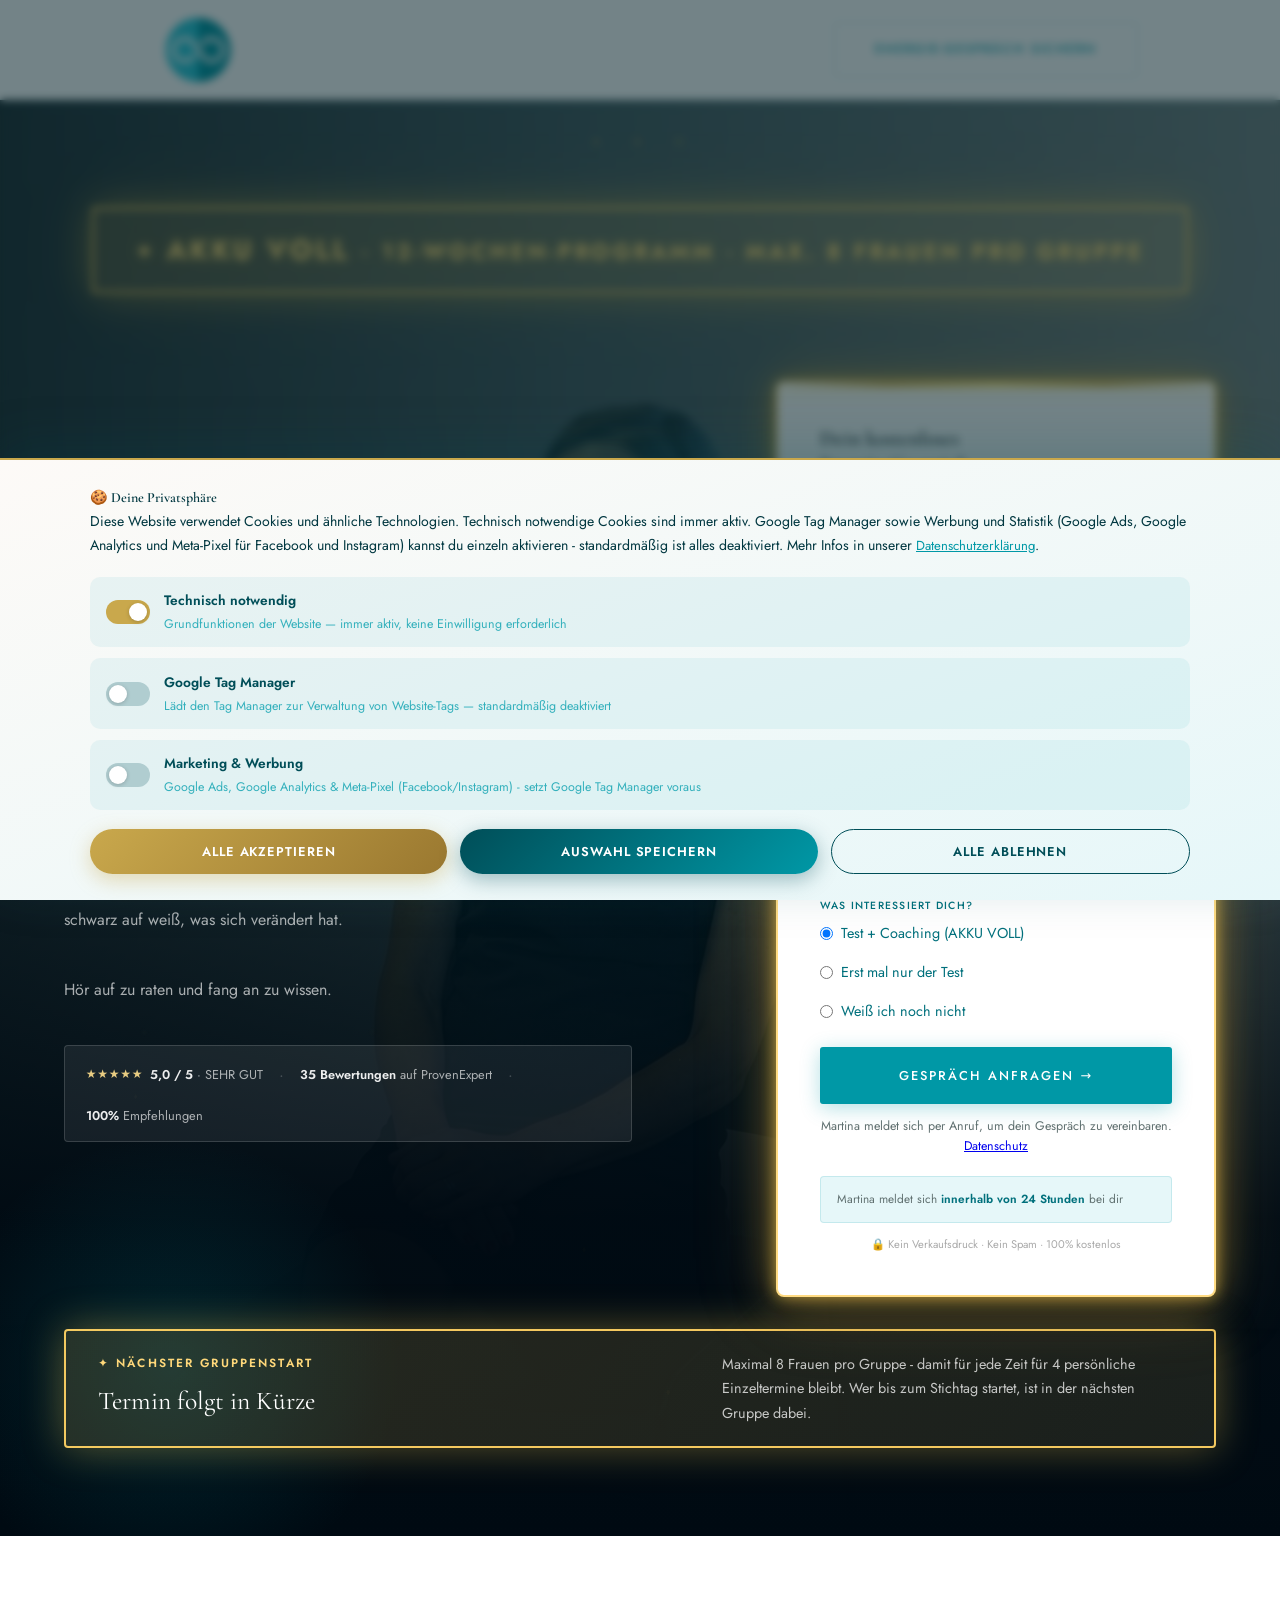
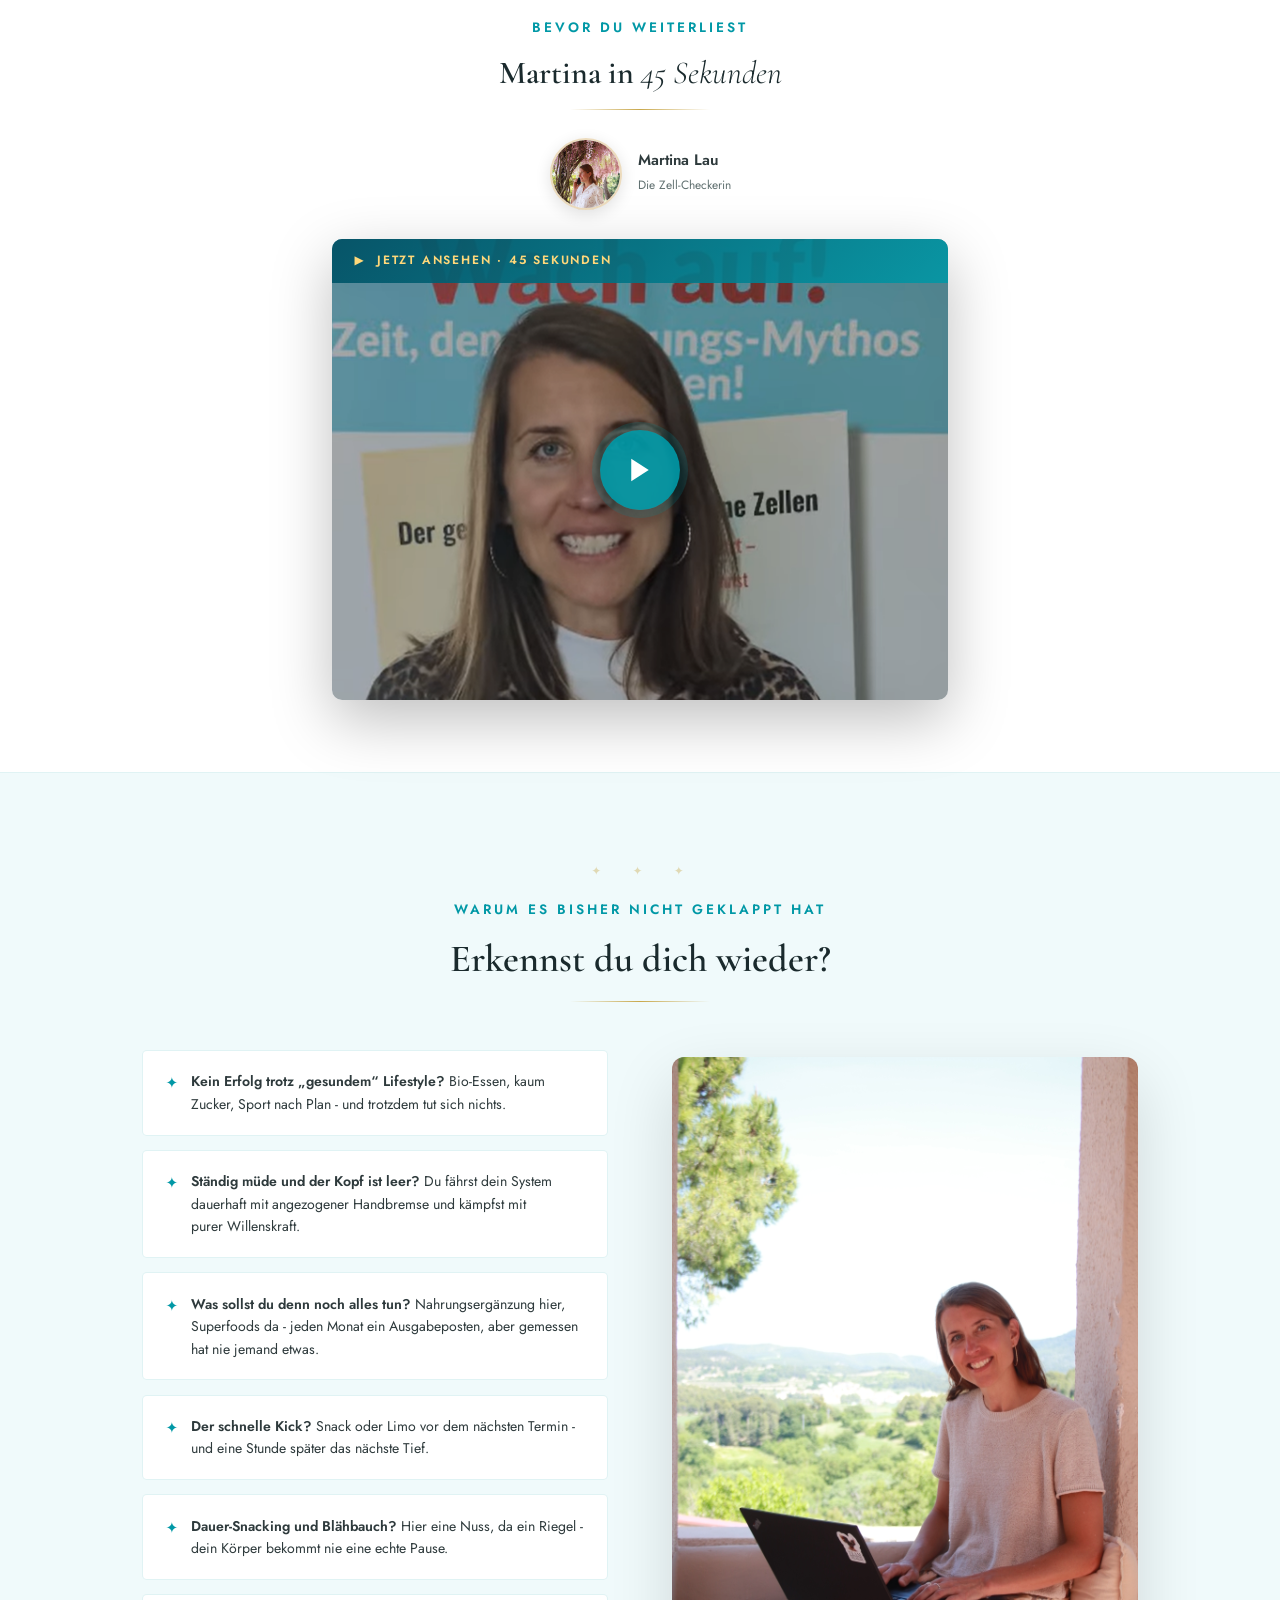
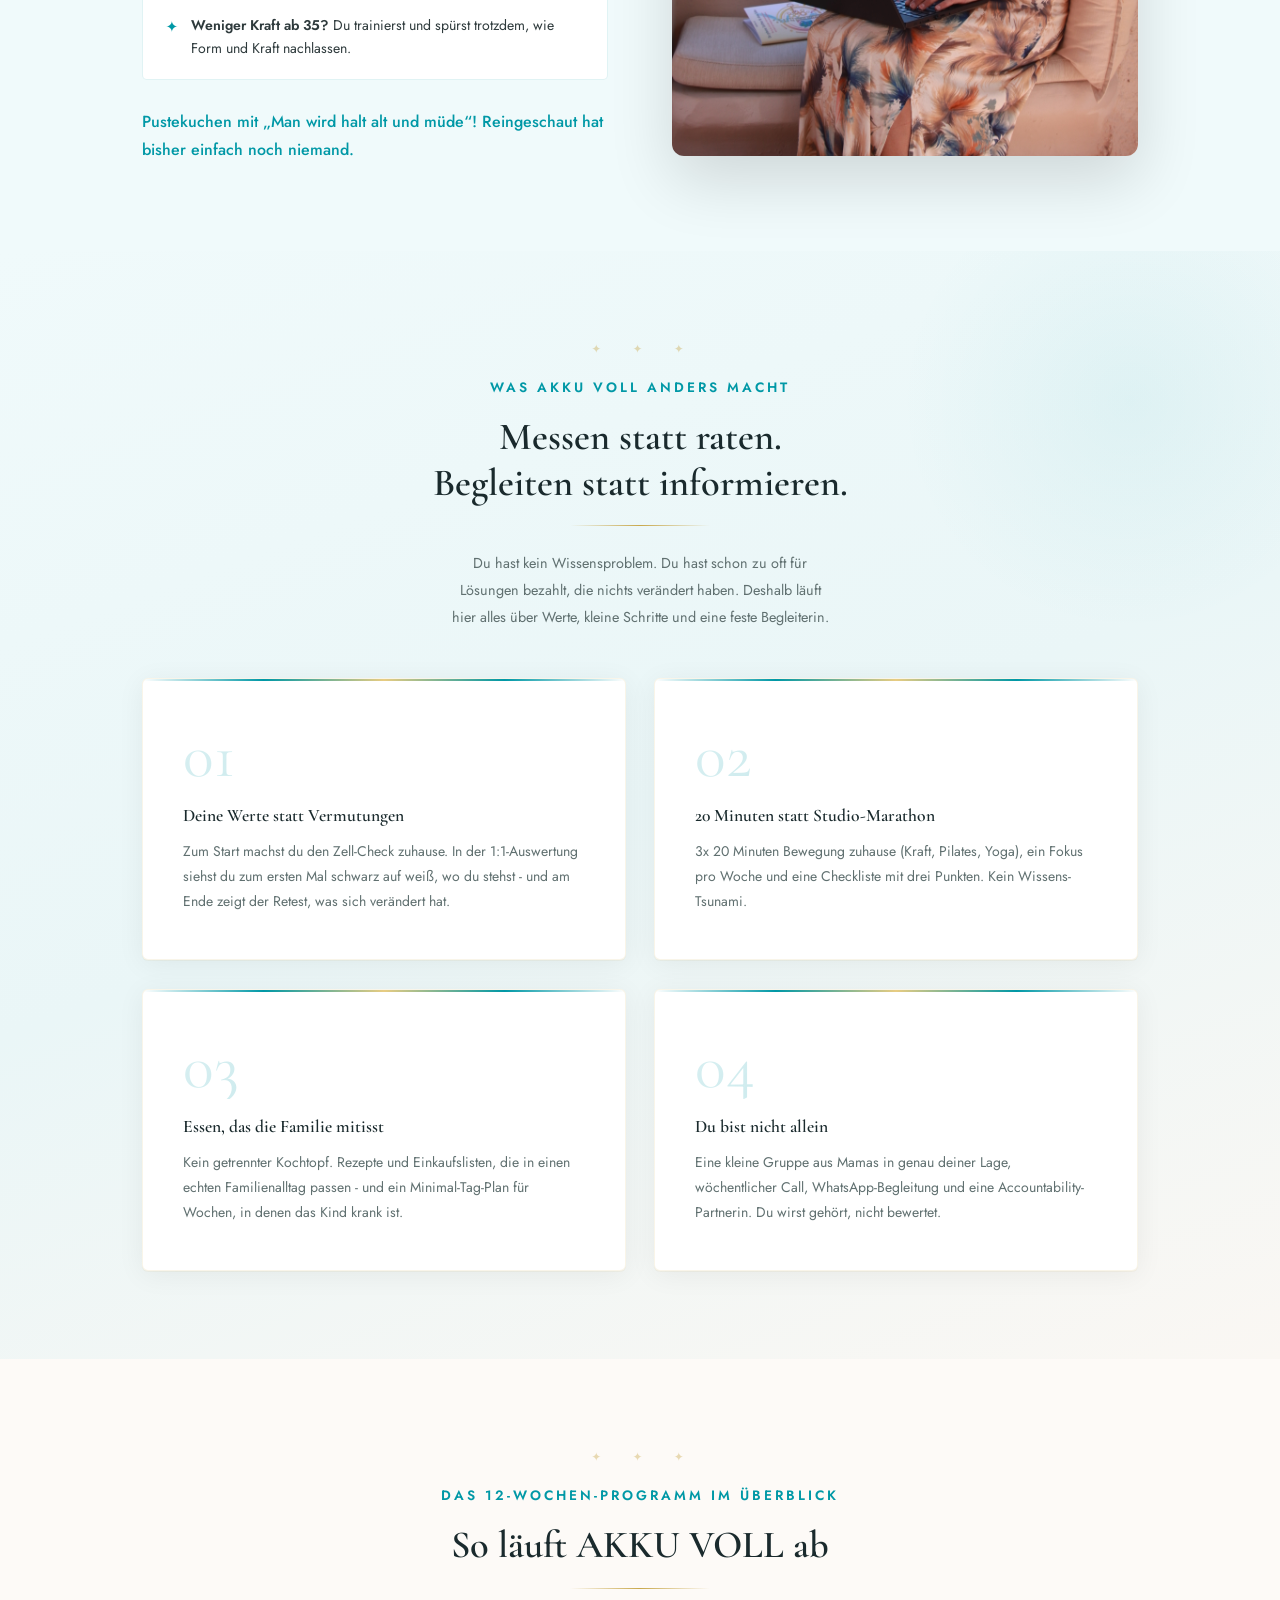
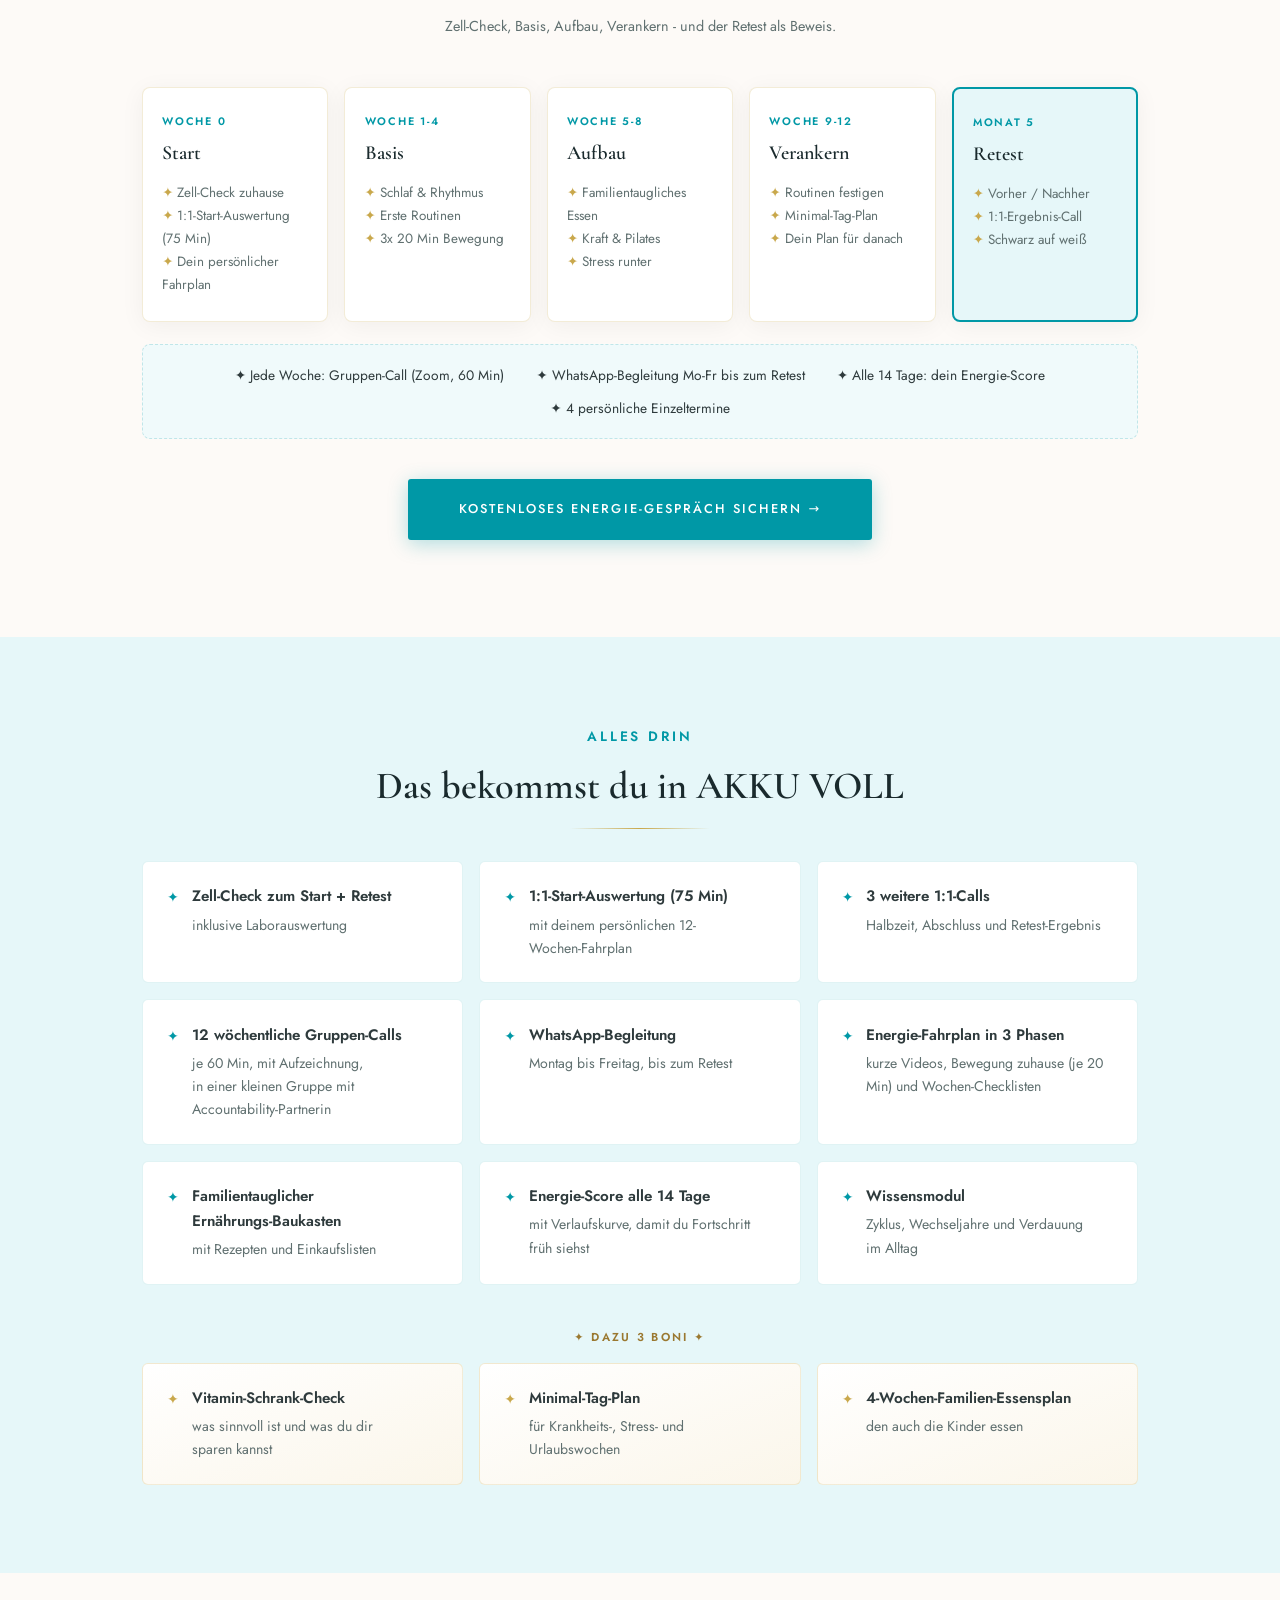
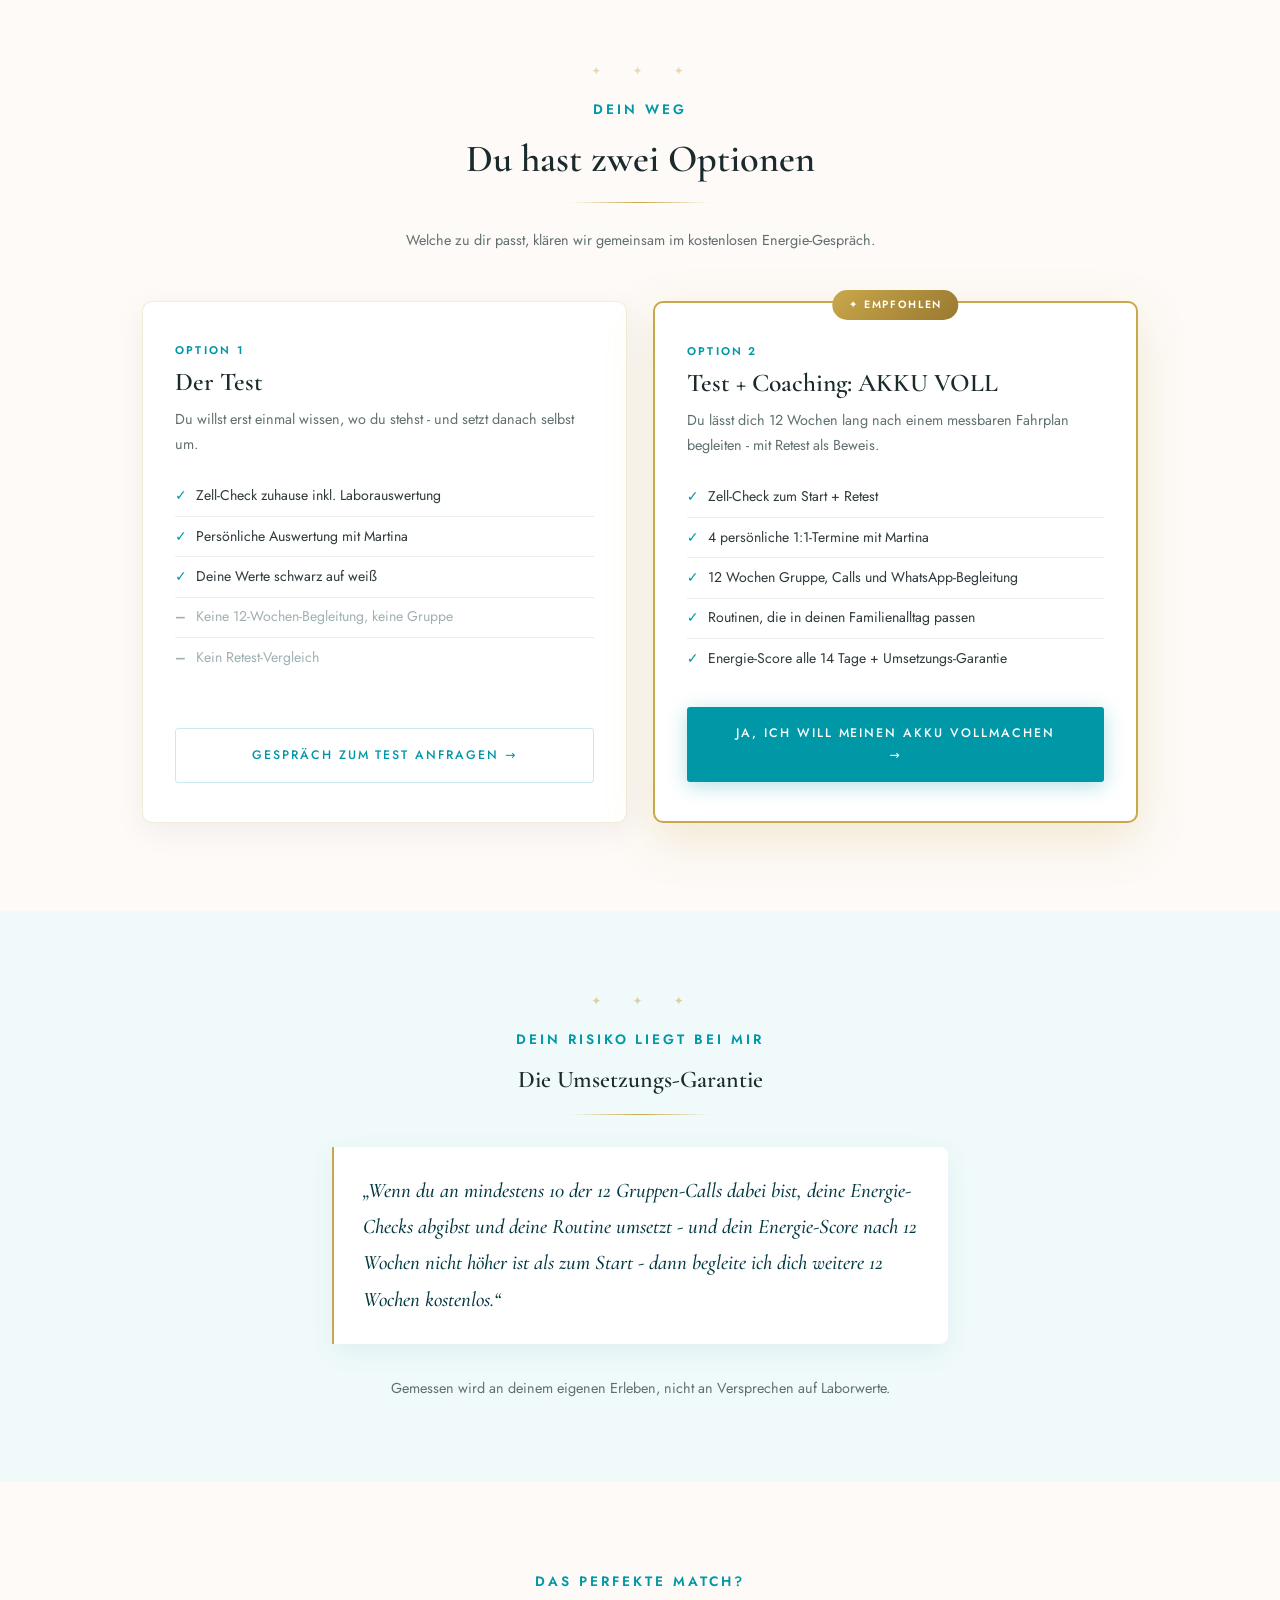
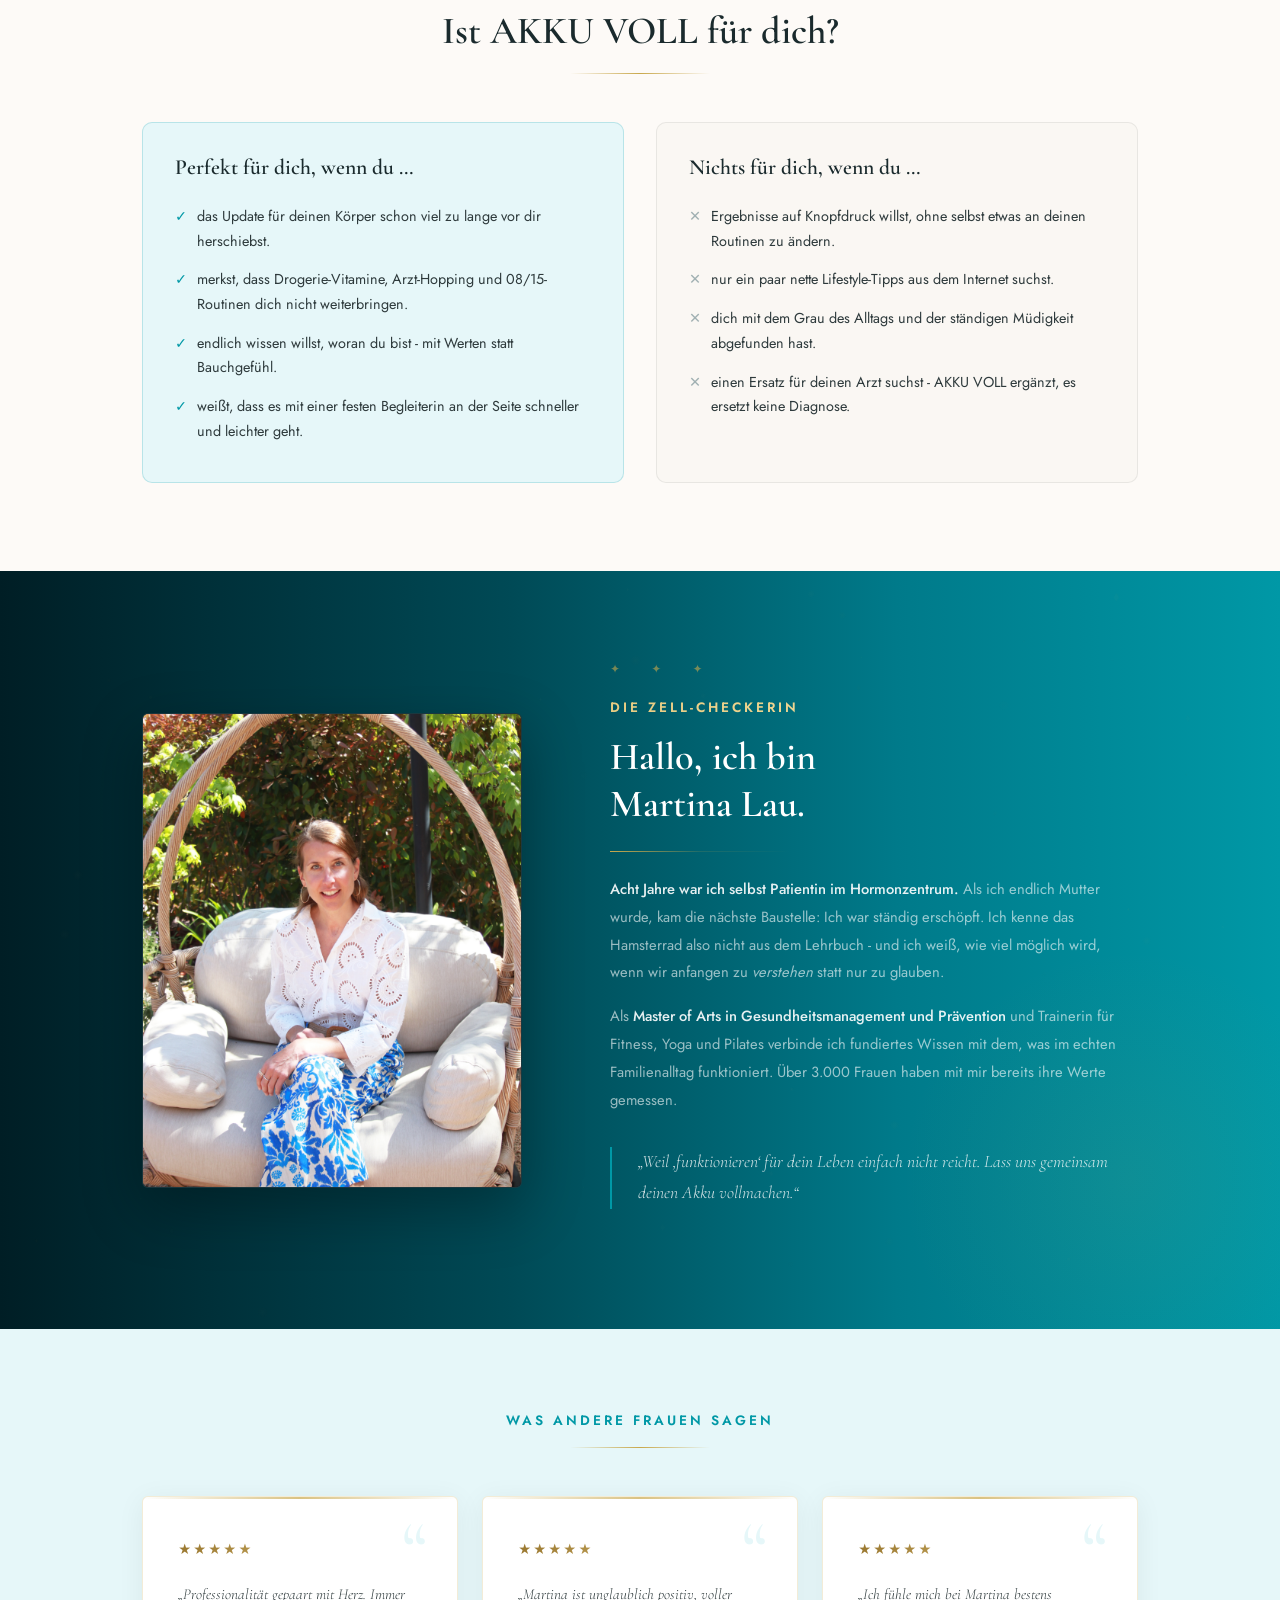
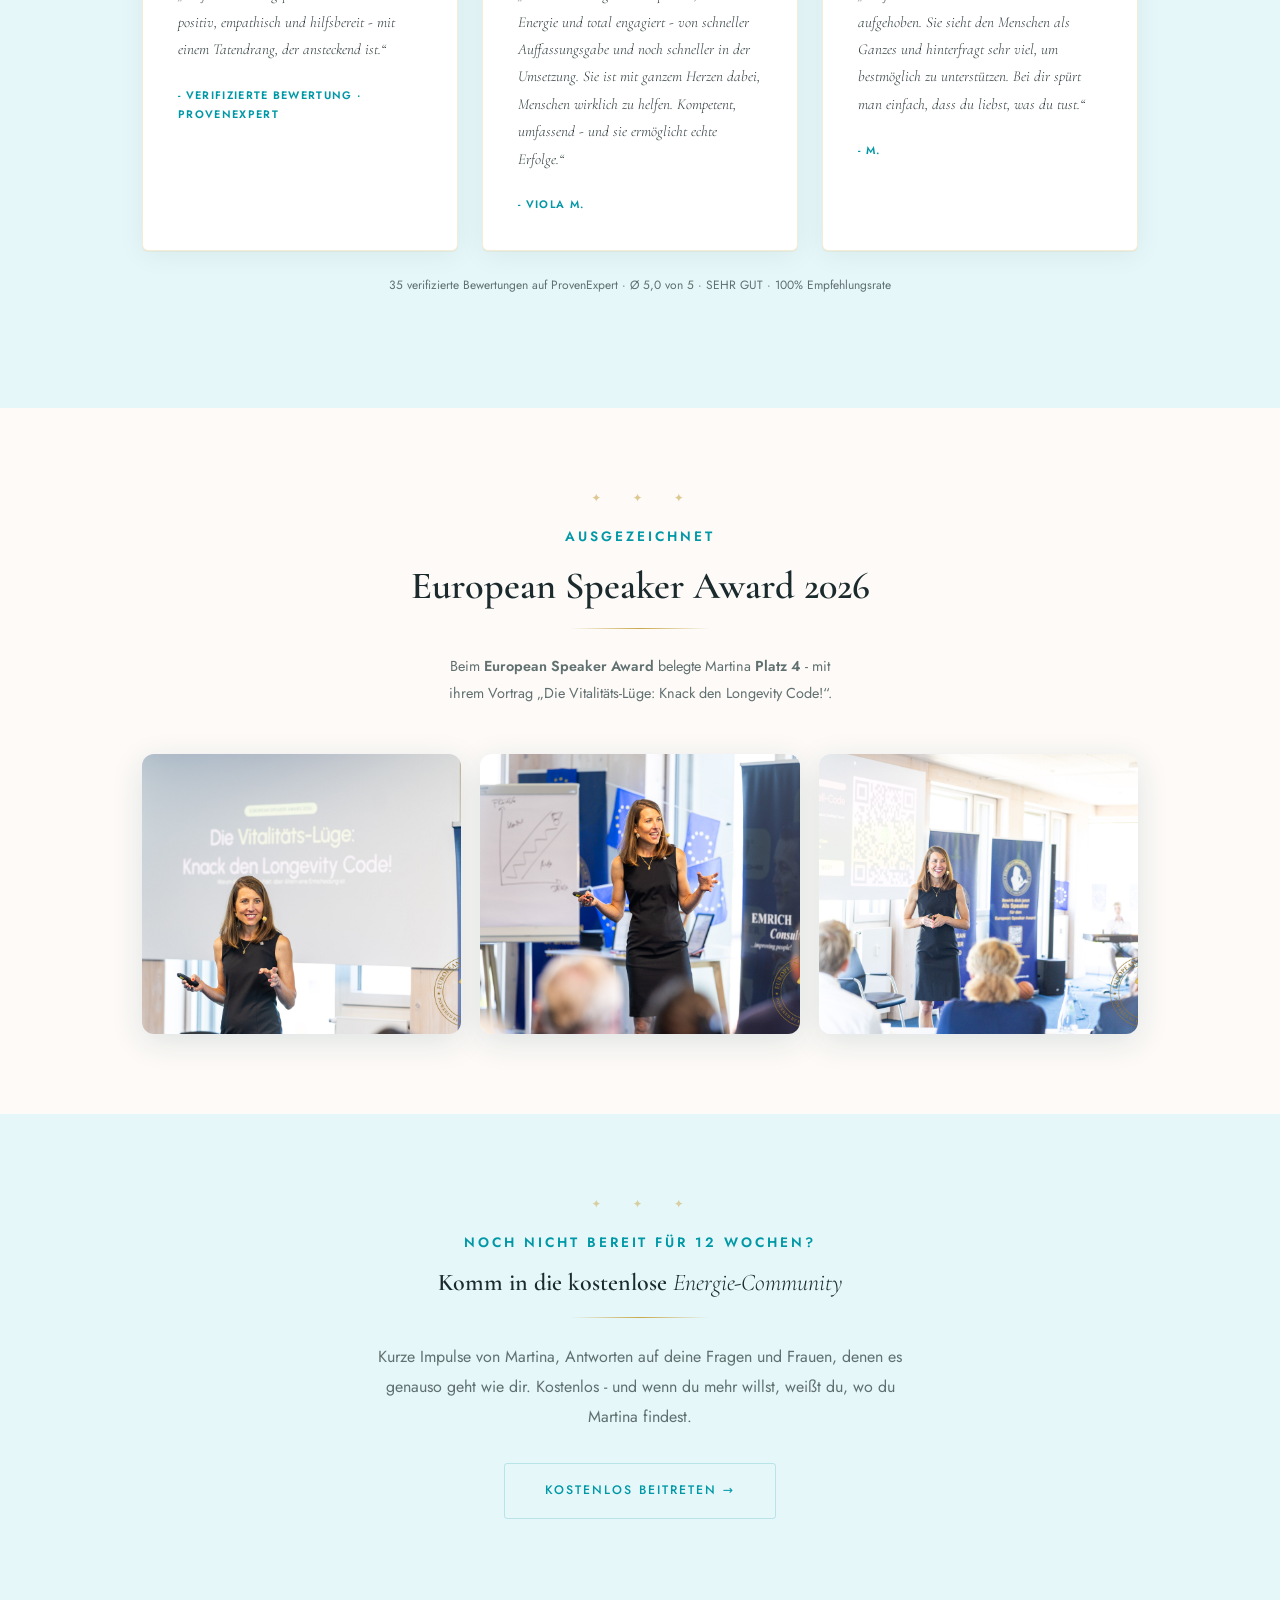
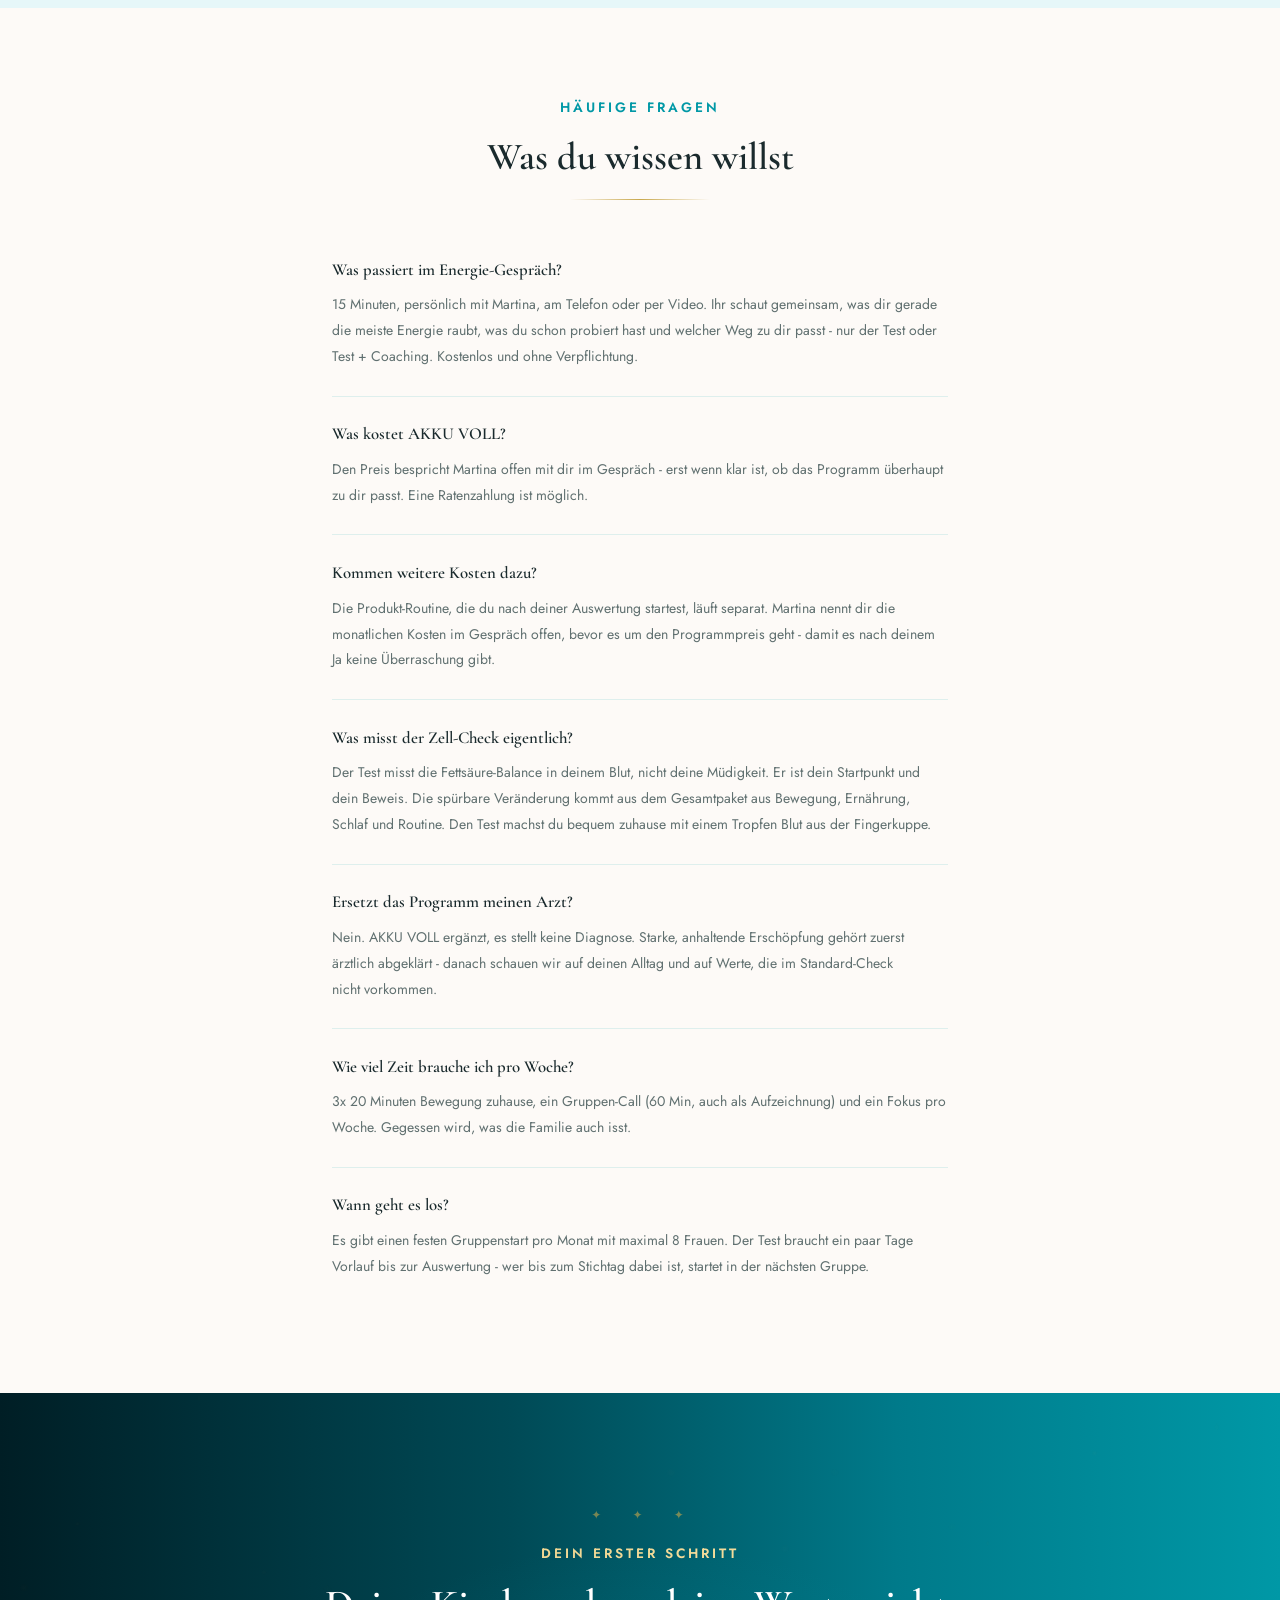
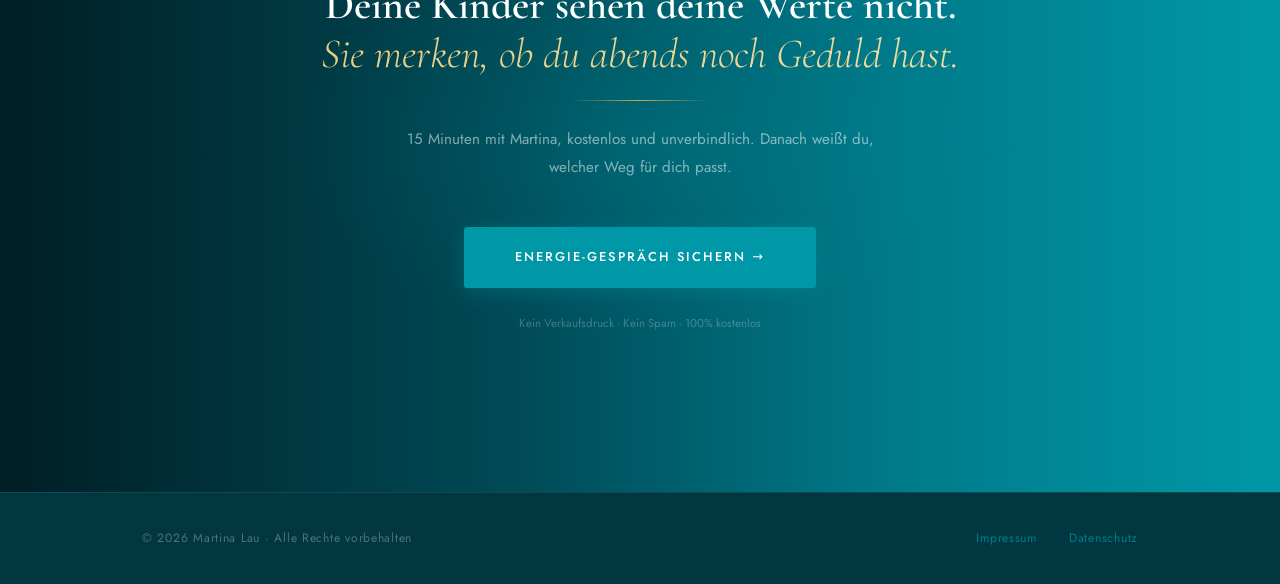
<file: danke.html>
<!DOCTYPE html>
<html lang="de">
<head>
  <meta charset="UTF-8" />
  <meta name="robots" content="noindex, follow" />
  <meta http-equiv="refresh" content="0; url=index.html" />
  <link rel="canonical" href="https://www.martinalau.org/" />
  <title>Weiterleitung | Martina Lau</title>
  <script>location.replace('index.html');</script>
</head>
<body>
  <p><a href="index.html">Weiter zu martinalau.org</a></p>
</body>
</html>
</file>
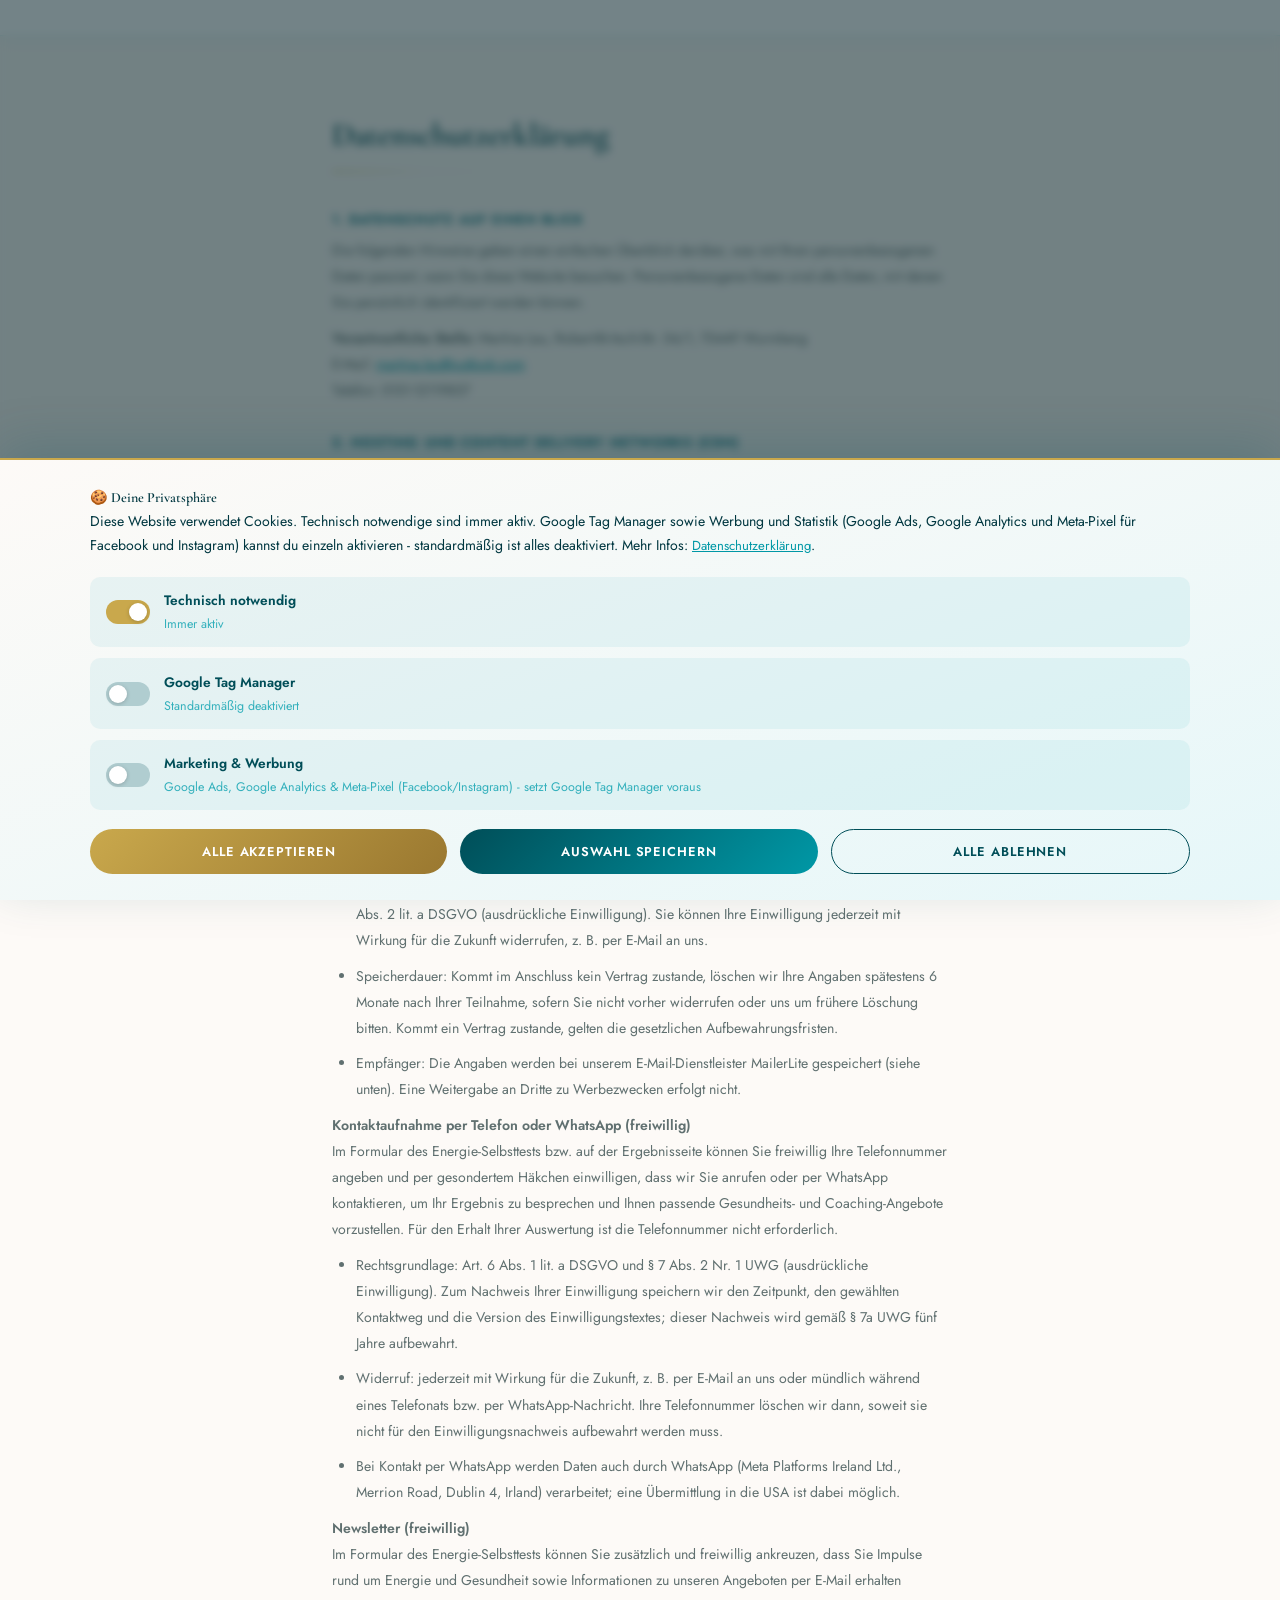
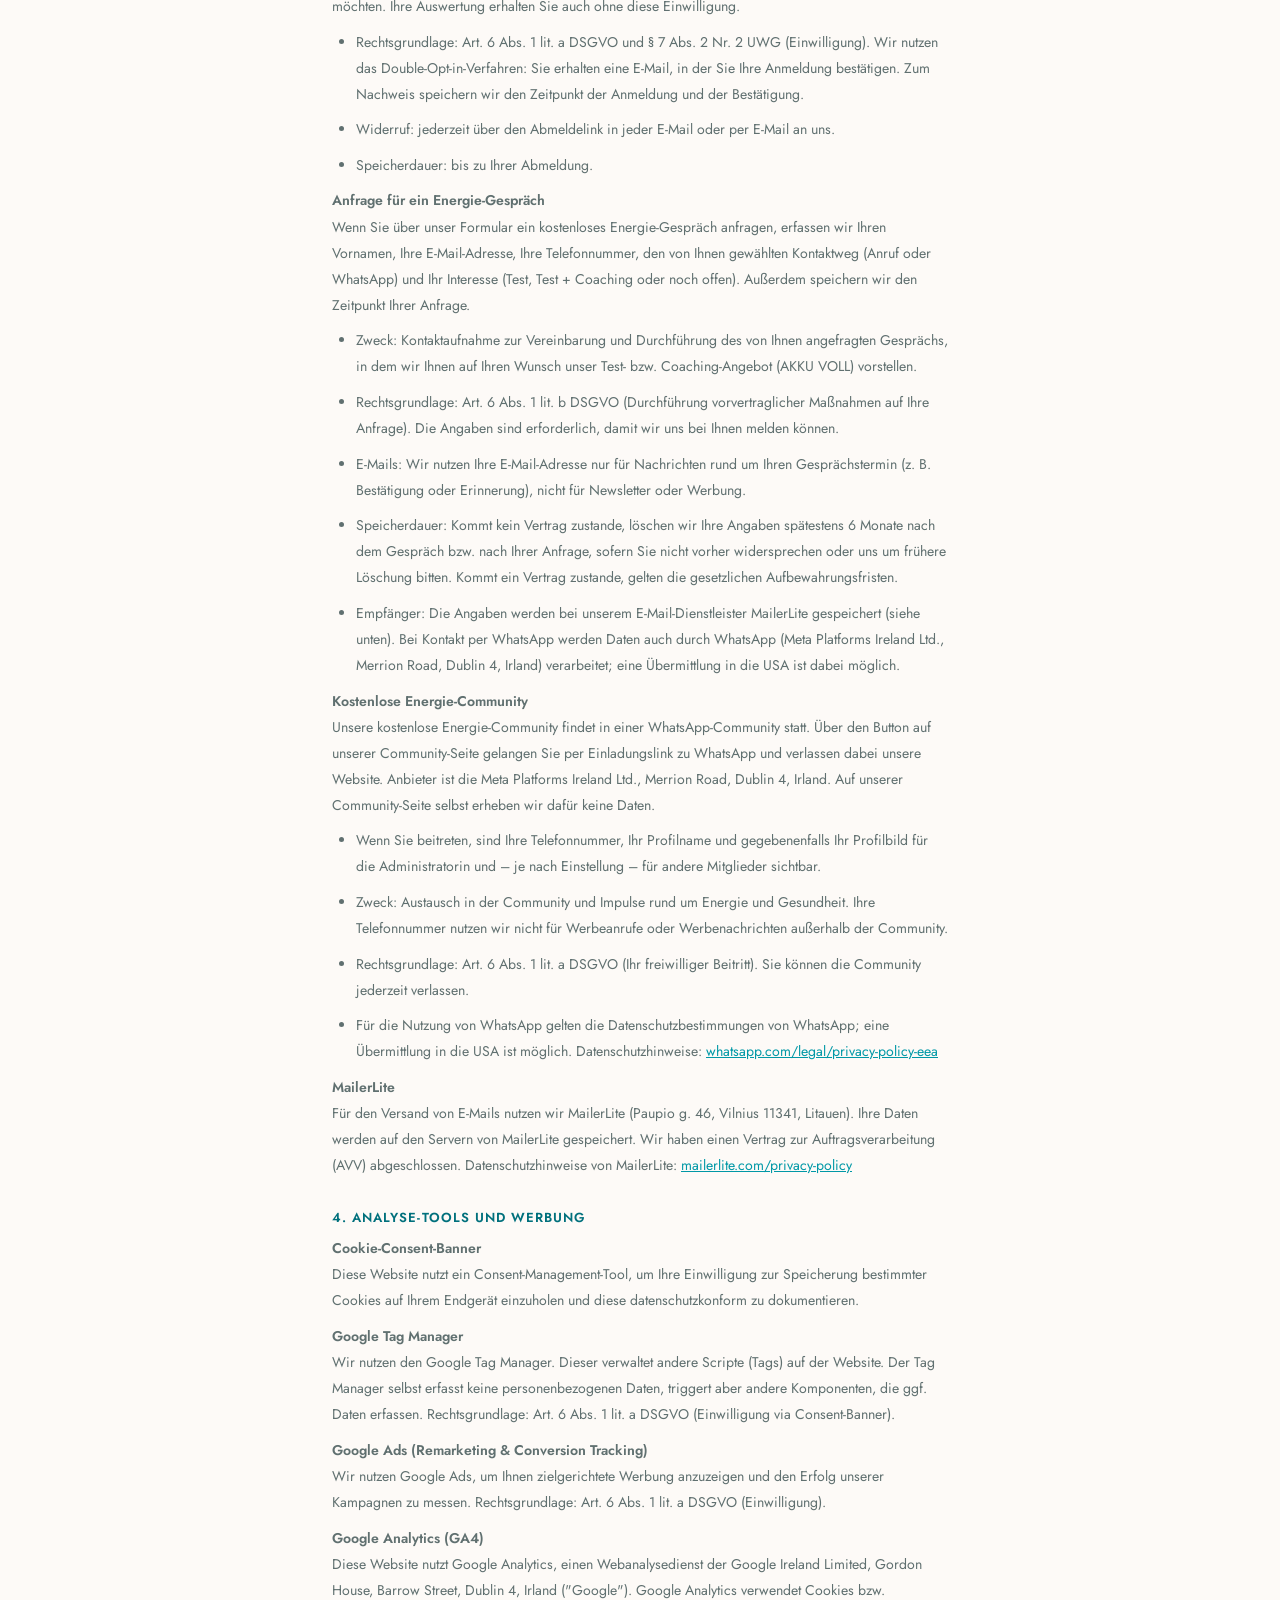
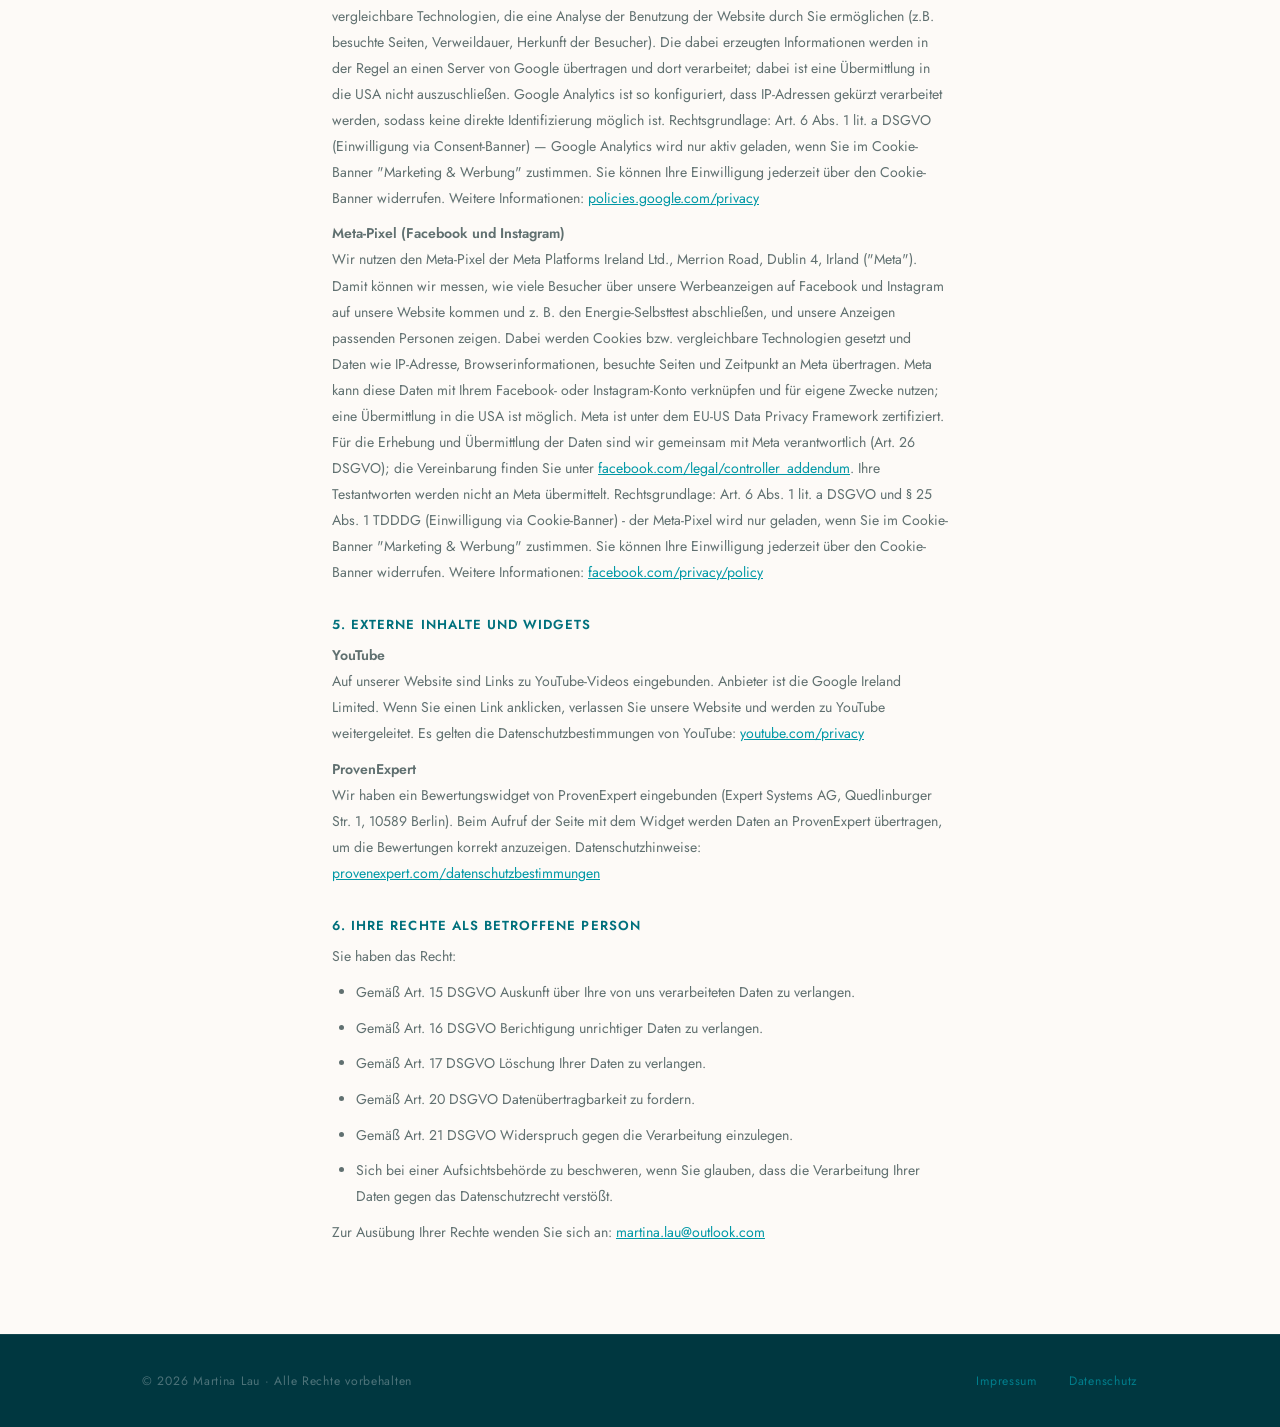
<file: datenschutz.html>
<!DOCTYPE html>
<html lang="de">
<head>
  <meta charset="UTF-8" />
  <meta name="viewport" content="width=device-width, initial-scale=1.0" />
  <title>Datenschutzerklärung | Martina Lau</title>
  <meta name="robots" content="noindex, nofollow" />

  <!-- Consent Mode v2 Default -->
  <script>
    window.dataLayer = window.dataLayer || [];
    function gtag(){dataLayer.push(arguments);}
    gtag('consent', 'default', {
      'ad_storage': 'denied', 'ad_user_data': 'denied',
      'ad_personalization': 'denied', 'analytics_storage': 'denied',
      'functionality_storage': 'denied', 'personalization_storage': 'denied',
      'security_storage': 'denied', 'wait_for_update': 1000
    });
    // Gespeicherte Einwilligung SOFORT anwenden — vor GTM-Start
    (function() {
      try {
        var raw = localStorage.getItem('martina_lau_consent');
        if (!raw) return;
        var d = JSON.parse(raw);
        if (d.expires && Date.now() > d.expires) return;
        var mkt = !!d.marketing;
        gtag('consent', 'update', {
          'ad_storage':              mkt ? 'granted' : 'denied',
          'ad_user_data':            mkt ? 'granted' : 'denied',
          'ad_personalization':      mkt ? 'granted' : 'denied',
          'analytics_storage':       mkt ? 'granted' : 'denied',
          'functionality_storage':   mkt ? 'granted' : 'denied',
          'personalization_storage': mkt ? 'granted' : 'denied'
        });
      } catch (e) {}
    })();
  </script>
  <!-- Google Tag Manager -->
  <script>(function(w,d,s,l,i){w[l]=w[l]||[];w[l].push({'gtm.start':
  new Date().getTime(),event:'gtm.js'});var f=d.getElementsByTagName(s)[0],
  j=d.createElement(s),dl=l!='dataLayer'?'&l='+l:'';j.async=true;j.src=
  'https://www.googletagmanager.com/gtm.js?id='+i+dl;f.parentNode.insertBefore(j,f);
  })(window,document,'script','dataLayer','GTM-PBWMW7QB');</script>
  <!-- End Google Tag Manager -->
  <script>function loadGTM(){}</script>

  <!-- MailerLite Universal -->
  <script>
    (function(w,d,e,u,f,l,n){w[f]=w[f]||function(){(w[f].q=w[f].q||[])
    .push(arguments);},l=d.createElement(e),l.async=1,l.src=u,
    n=d.getElementsByTagName(e)[0],n.parentNode.insertBefore(l,n);})
    (window,document,'script','https://assets.mailerlite.com/js/universal.js','ml');
    ml('account', '1700428');
  </script>
  <!-- End MailerLite Universal -->

  <link rel="stylesheet" href="css/style.css" />
</head>
<body>
<!-- Google Tag Manager (noscript) -->
<noscript><iframe src="https://www.googletagmanager.com/ns.html?id=GTM-PBWMW7QB"
height="0" width="0" style="display:none;visibility:hidden"></iframe></noscript>
<!-- End Google Tag Manager (noscript) -->

  <nav class="nav">
    <div class="container">
      <div class="nav__inner">
        <a href="index.html" class="nav__logo">
          <div class="nav__logo-icon">
            <svg viewBox="0 0 24 24" aria-hidden="true">
              <path d="M12 12c-2-2.5-4-4-6-4a4 4 0 0 0 0 8c2 0 4-1.5 6-4z"/>
              <path d="M12 12c2 2.5 4 4 6 4a4 4 0 0 0 0-8c-2 0-4 1.5-6 4z"/>
            </svg>
          </div>
          <div class="nav__logo-name">
            Martina Lau
            <small>Gesundheit &amp; Vitalität</small>
          </div>
        </a>
      </div>
    </div>
  </nav>

  <main class="legal-page" style="background:var(--cream);min-height:70vh;">
    <div class="container--narrow">
      <h1 style="color:var(--teal-deep);">Datenschutzerklärung</h1>
      <div class="divider divider--gold-left"></div>

      <h2>1. Datenschutz auf einen Blick</h2>
      <p>Die folgenden Hinweise geben einen einfachen Überblick darüber, was mit Ihren personenbezogenen Daten passiert, wenn Sie diese Website besuchen. Personenbezogene Daten sind alle Daten, mit denen Sie persönlich identifiziert werden können.</p>
      <p><strong>Verantwortliche Stelle:</strong> Martina Lau, Robert-Britsch-Str. 54/1, 75449 Wurmberg<br />
      E-Mail: <a href="mailto:martina.lau@outlook.com">martina.lau@outlook.com</a><br />
      Telefon: 0151-12119857</p>

      <h2>2. Hosting und Content Delivery Networks (CDN)</h2>
      <p>Wir hosten unsere Website bei GitHub Pages. Anbieter ist die GitHub Inc., 88 Colin P. Kelly Jr. St, San Francisco, CA 94107, USA. Daten können dabei in die USA übertragen werden. GitHub verfügt über Standardvertragsklauseln, um das Datenschutzniveau abzusichern. Rechtsgrundlage: Art. 6 Abs. 1 lit. f DSGVO (Berechtigtes Interesse an einer stabilen Darstellung der Website).</p>

      <h2>3. Datenerfassung auf dieser Website</h2>
      <p><strong>Energie-Selbsttest</strong><br />
      Wenn Sie unseren Energie-Selbsttest machen, werden Ihre Antworten zunächst nur in Ihrem Browser ausgewertet. Wenn Sie am Ende Ihre E-Mail-Adresse eintragen, zeigen wir Ihnen Ihre Auswertung direkt auf der Seite an und senden sie Ihnen zusätzlich per E-Mail zu. Dabei speichern wir Ihren Vornamen, Ihre E-Mail-Adresse sowie Ihre Testantworten und Ihr Testergebnis (Energie-Typ, Einschätzung der fünf Bereiche Schlaf, Blutzucker, Fette, Stress und Verdauung, Altersgruppe und Ziel). Diese Angaben können Rückschlüsse auf Ihre Gesundheit zulassen.</p>
      <ul>
        <li>Zweck: Anzeige und Zusendung Ihrer Auswertung per E-Mail und, falls Sie dies unten gesondert wünschen, Vorbereitung eines persönlichen Gesprächs über Ihr Ergebnis.</li>
        <li>Rechtsgrundlage: Art. 6 Abs. 1 lit. a DSGVO sowie, soweit Gesundheitsdaten betroffen sind, Art. 9 Abs. 2 lit. a DSGVO (ausdrückliche Einwilligung). Sie können Ihre Einwilligung jederzeit mit Wirkung für die Zukunft widerrufen, z. B. per E-Mail an uns.</li>
        <li>Speicherdauer: Kommt im Anschluss kein Vertrag zustande, löschen wir Ihre Angaben spätestens 6 Monate nach Ihrer Teilnahme, sofern Sie nicht vorher widerrufen oder uns um frühere Löschung bitten. Kommt ein Vertrag zustande, gelten die gesetzlichen Aufbewahrungsfristen.</li>
        <li>Empfänger: Die Angaben werden bei unserem E-Mail-Dienstleister MailerLite gespeichert (siehe unten). Eine Weitergabe an Dritte zu Werbezwecken erfolgt nicht.</li>
      </ul>
      <p><strong>Kontaktaufnahme per Telefon oder WhatsApp (freiwillig)</strong><br />
      Im Formular des Energie-Selbsttests bzw. auf der Ergebnisseite können Sie freiwillig Ihre Telefonnummer angeben und per gesondertem Häkchen einwilligen, dass wir Sie anrufen oder per WhatsApp kontaktieren, um Ihr Ergebnis zu besprechen und Ihnen passende Gesundheits- und Coaching-Angebote vorzustellen. Für den Erhalt Ihrer Auswertung ist die Telefonnummer nicht erforderlich.</p>
      <ul>
        <li>Rechtsgrundlage: Art. 6 Abs. 1 lit. a DSGVO und § 7 Abs. 2 Nr. 1 UWG (ausdrückliche Einwilligung). Zum Nachweis Ihrer Einwilligung speichern wir den Zeitpunkt, den gewählten Kontaktweg und die Version des Einwilligungstextes; dieser Nachweis wird gemäß § 7a UWG fünf Jahre aufbewahrt.</li>
        <li>Widerruf: jederzeit mit Wirkung für die Zukunft, z. B. per E-Mail an uns oder mündlich während eines Telefonats bzw. per WhatsApp-Nachricht. Ihre Telefonnummer löschen wir dann, soweit sie nicht für den Einwilligungsnachweis aufbewahrt werden muss.</li>
        <li>Bei Kontakt per WhatsApp werden Daten auch durch WhatsApp (Meta Platforms Ireland Ltd., Merrion Road, Dublin 4, Irland) verarbeitet; eine Übermittlung in die USA ist dabei möglich.</li>
      </ul>
      <p><strong>Newsletter (freiwillig)</strong><br />
      Im Formular des Energie-Selbsttests können Sie zusätzlich und freiwillig ankreuzen, dass Sie Impulse rund um Energie und Gesundheit sowie Informationen zu unseren Angeboten per E-Mail erhalten möchten. Ihre Auswertung erhalten Sie auch ohne diese Einwilligung.</p>
      <ul>
        <li>Rechtsgrundlage: Art. 6 Abs. 1 lit. a DSGVO und § 7 Abs. 2 Nr. 2 UWG (Einwilligung). Wir nutzen das Double-Opt-in-Verfahren: Sie erhalten eine E-Mail, in der Sie Ihre Anmeldung bestätigen. Zum Nachweis speichern wir den Zeitpunkt der Anmeldung und der Bestätigung.</li>
        <li>Widerruf: jederzeit über den Abmeldelink in jeder E-Mail oder per E-Mail an uns.</li>
        <li>Speicherdauer: bis zu Ihrer Abmeldung.</li>
      </ul>
      <p><strong>Anfrage für ein Energie-Gespräch</strong><br />
      Wenn Sie über unser Formular ein kostenloses Energie-Gespräch anfragen, erfassen wir Ihren Vornamen, Ihre E-Mail-Adresse, Ihre Telefonnummer, den von Ihnen gewählten Kontaktweg (Anruf oder WhatsApp) und Ihr Interesse (Test, Test + Coaching oder noch offen). Außerdem speichern wir den Zeitpunkt Ihrer Anfrage.</p>
      <ul>
        <li>Zweck: Kontaktaufnahme zur Vereinbarung und Durchführung des von Ihnen angefragten Gesprächs, in dem wir Ihnen auf Ihren Wunsch unser Test- bzw. Coaching-Angebot (AKKU VOLL) vorstellen.</li>
        <li>Rechtsgrundlage: Art. 6 Abs. 1 lit. b DSGVO (Durchführung vorvertraglicher Maßnahmen auf Ihre Anfrage). Die Angaben sind erforderlich, damit wir uns bei Ihnen melden können.</li>
        <li>E-Mails: Wir nutzen Ihre E-Mail-Adresse nur für Nachrichten rund um Ihren Gesprächstermin (z. B. Bestätigung oder Erinnerung), nicht für Newsletter oder Werbung.</li>
        <li>Speicherdauer: Kommt kein Vertrag zustande, löschen wir Ihre Angaben spätestens 6 Monate nach dem Gespräch bzw. nach Ihrer Anfrage, sofern Sie nicht vorher widersprechen oder uns um frühere Löschung bitten. Kommt ein Vertrag zustande, gelten die gesetzlichen Aufbewahrungsfristen.</li>
        <li>Empfänger: Die Angaben werden bei unserem E-Mail-Dienstleister MailerLite gespeichert (siehe unten). Bei Kontakt per WhatsApp werden Daten auch durch WhatsApp (Meta Platforms Ireland Ltd., Merrion Road, Dublin 4, Irland) verarbeitet; eine Übermittlung in die USA ist dabei möglich.</li>
      </ul>
      <p><strong>Kostenlose Energie-Community</strong><br />
      Unsere kostenlose Energie-Community findet in einer WhatsApp-Community statt. Über den Button auf unserer Community-Seite gelangen Sie per Einladungslink zu WhatsApp und verlassen dabei unsere Website. Anbieter ist die Meta Platforms Ireland Ltd., Merrion Road, Dublin 4, Irland. Auf unserer Community-Seite selbst erheben wir dafür keine Daten.</p>
      <ul>
        <li>Wenn Sie beitreten, sind Ihre Telefonnummer, Ihr Profilname und gegebenenfalls Ihr Profilbild für die Administratorin und – je nach Einstellung – für andere Mitglieder sichtbar.</li>
        <li>Zweck: Austausch in der Community und Impulse rund um Energie und Gesundheit. Ihre Telefonnummer nutzen wir nicht für Werbeanrufe oder Werbenachrichten außerhalb der Community.</li>
        <li>Rechtsgrundlage: Art. 6 Abs. 1 lit. a DSGVO (Ihr freiwilliger Beitritt). Sie können die Community jederzeit verlassen.</li>
        <li>Für die Nutzung von WhatsApp gelten die Datenschutzbestimmungen von WhatsApp; eine Übermittlung in die USA ist möglich. Datenschutzhinweise: <a href="https://www.whatsapp.com/legal/privacy-policy-eea" target="_blank" rel="noopener">whatsapp.com/legal/privacy-policy-eea</a></li>
      </ul>
      <p><strong>MailerLite</strong><br />
      Für den Versand von E-Mails nutzen wir MailerLite (Paupio g. 46, Vilnius 11341, Litauen). Ihre Daten werden auf den Servern von MailerLite gespeichert. Wir haben einen Vertrag zur Auftragsverarbeitung (AVV) abgeschlossen. Datenschutzhinweise von MailerLite: <a href="https://www.mailerlite.com/privacy-policy" target="_blank" rel="noopener">mailerlite.com/privacy-policy</a></p>

      <h2>4. Analyse-Tools und Werbung</h2>
      <p><strong>Cookie-Consent-Banner</strong><br />
      Diese Website nutzt ein Consent-Management-Tool, um Ihre Einwilligung zur Speicherung bestimmter Cookies auf Ihrem Endgerät einzuholen und diese datenschutzkonform zu dokumentieren.</p>
      <p><strong>Google Tag Manager</strong><br />
      Wir nutzen den Google Tag Manager. Dieser verwaltet andere Scripte (Tags) auf der Website. Der Tag Manager selbst erfasst keine personenbezogenen Daten, triggert aber andere Komponenten, die ggf. Daten erfassen. Rechtsgrundlage: Art. 6 Abs. 1 lit. a DSGVO (Einwilligung via Consent-Banner).</p>
      <p><strong>Google Ads (Remarketing &amp; Conversion Tracking)</strong><br />
      Wir nutzen Google Ads, um Ihnen zielgerichtete Werbung anzuzeigen und den Erfolg unserer Kampagnen zu messen. Rechtsgrundlage: Art. 6 Abs. 1 lit. a DSGVO (Einwilligung).</p>
      <p><strong>Google Analytics (GA4)</strong><br />
      Diese Website nutzt Google Analytics, einen Webanalysedienst der Google Ireland Limited, Gordon House, Barrow Street, Dublin 4, Irland ("Google"). Google Analytics verwendet Cookies bzw. vergleichbare Technologien, die eine Analyse der Benutzung der Website durch Sie ermöglichen (z.B. besuchte Seiten, Verweildauer, Herkunft der Besucher). Die dabei erzeugten Informationen werden in der Regel an einen Server von Google übertragen und dort verarbeitet; dabei ist eine Übermittlung in die USA nicht auszuschließen. Google Analytics ist so konfiguriert, dass IP-Adressen gekürzt verarbeitet werden, sodass keine direkte Identifizierung möglich ist. Rechtsgrundlage: Art. 6 Abs. 1 lit. a DSGVO (Einwilligung via Consent-Banner) — Google Analytics wird nur aktiv geladen, wenn Sie im Cookie-Banner "Marketing & Werbung" zustimmen. Sie können Ihre Einwilligung jederzeit über den Cookie-Banner widerrufen. Weitere Informationen: <a href="https://policies.google.com/privacy" target="_blank" rel="noopener">policies.google.com/privacy</a></p>

      <p><strong>Meta-Pixel (Facebook und Instagram)</strong><br />
      Wir nutzen den Meta-Pixel der Meta Platforms Ireland Ltd., Merrion Road, Dublin 4, Irland ("Meta"). Damit können wir messen, wie viele Besucher über unsere Werbeanzeigen auf Facebook und Instagram auf unsere Website kommen und z. B. den Energie-Selbsttest abschließen, und unsere Anzeigen passenden Personen zeigen. Dabei werden Cookies bzw. vergleichbare Technologien gesetzt und Daten wie IP-Adresse, Browserinformationen, besuchte Seiten und Zeitpunkt an Meta übertragen. Meta kann diese Daten mit Ihrem Facebook- oder Instagram-Konto verknüpfen und für eigene Zwecke nutzen; eine Übermittlung in die USA ist möglich. Meta ist unter dem EU-US Data Privacy Framework zertifiziert. Für die Erhebung und Übermittlung der Daten sind wir gemeinsam mit Meta verantwortlich (Art. 26 DSGVO); die Vereinbarung finden Sie unter <a href="https://www.facebook.com/legal/controller_addendum" target="_blank" rel="noopener">facebook.com/legal/controller_addendum</a>. Ihre Testantworten werden nicht an Meta übermittelt. Rechtsgrundlage: Art. 6 Abs. 1 lit. a DSGVO und § 25 Abs. 1 TDDDG (Einwilligung via Cookie-Banner) - der Meta-Pixel wird nur geladen, wenn Sie im Cookie-Banner "Marketing &amp; Werbung" zustimmen. Sie können Ihre Einwilligung jederzeit über den Cookie-Banner widerrufen. Weitere Informationen: <a href="https://www.facebook.com/privacy/policy/" target="_blank" rel="noopener">facebook.com/privacy/policy</a></p>

      <h2>5. Externe Inhalte und Widgets</h2>
      <p><strong>YouTube</strong><br />
      Auf unserer Website sind Links zu YouTube-Videos eingebunden. Anbieter ist die Google Ireland Limited. Wenn Sie einen Link anklicken, verlassen Sie unsere Website und werden zu YouTube weitergeleitet. Es gelten die Datenschutzbestimmungen von YouTube: <a href="https://www.youtube.com/privacy" target="_blank" rel="noopener">youtube.com/privacy</a></p>
      <p><strong>ProvenExpert</strong><br />
      Wir haben ein Bewertungswidget von ProvenExpert eingebunden (Expert Systems AG, Quedlinburger Str. 1, 10589 Berlin). Beim Aufruf der Seite mit dem Widget werden Daten an ProvenExpert übertragen, um die Bewertungen korrekt anzuzeigen. Datenschutzhinweise: <a href="https://www.provenexpert.com/de-de/datenschutzbestimmungen/" target="_blank" rel="noopener">provenexpert.com/datenschutzbestimmungen</a></p>

      <h2>6. Ihre Rechte als betroffene Person</h2>
      <p>Sie haben das Recht:</p>
      <ul>
        <li>Gemäß Art. 15 DSGVO Auskunft über Ihre von uns verarbeiteten Daten zu verlangen.</li>
        <li>Gemäß Art. 16 DSGVO Berichtigung unrichtiger Daten zu verlangen.</li>
        <li>Gemäß Art. 17 DSGVO Löschung Ihrer Daten zu verlangen.</li>
        <li>Gemäß Art. 20 DSGVO Datenübertragbarkeit zu fordern.</li>
        <li>Gemäß Art. 21 DSGVO Widerspruch gegen die Verarbeitung einzulegen.</li>
        <li>Sich bei einer Aufsichtsbehörde zu beschweren, wenn Sie glauben, dass die Verarbeitung Ihrer Daten gegen das Datenschutzrecht verstößt.</li>
      </ul>
      <p>Zur Ausübung Ihrer Rechte wenden Sie sich an: <a href="mailto:martina.lau@outlook.com">martina.lau@outlook.com</a></p>
    </div>
  </main>

  <footer class="footer">
    <div class="container">
      <div class="footer__inner">
        <span>© 2026 Martina Lau · Alle Rechte vorbehalten</span>
        <div class="footer__links">
          <a href="impressum.html">Impressum</a>
          <a href="datenschutz.html">Datenschutz</a>
        </div>
      </div>
    </div>
  </footer>

<!-- Cookie Banner — Consent Mode v2 -->
<style>
  #cb-overlay { position:fixed;inset:0;z-index:99998;background:rgba(0,30,37,.55);backdrop-filter:blur(4px);display:none;opacity:0;transition:opacity .35s ease; }
  #cb-overlay.cb-visible { display:block; }
  #cb-overlay.cb-show { opacity:1; }
  #cb-banner { position:fixed;bottom:0;left:0;right:0;z-index:99999;background:linear-gradient(160deg,#FDFAF7 0%,#E6F7F9 100%);border-top:2px solid #C9A84C;box-shadow:0 -12px 48px rgba(0,78,88,.18);padding:1.6rem 2rem;display:none;transform:translateY(100%);transition:transform .45s cubic-bezier(0.22,1,0.36,1);font-family:'Jost',sans-serif; }
  #cb-banner.cb-visible { display:block; }
  #cb-banner.cb-show { transform:translateY(0); }
  .cb-inner { max-width:1100px;margin:0 auto; }
  .cb-top { display:flex;gap:2rem;align-items:flex-start;flex-wrap:wrap;margin-bottom:1.2rem; }
  .cb-text { flex:1;min-width:260px; }
  .cb-text p { font-size:.88rem;line-height:1.7;color:#003740;margin:0; }
  .cb-text a { color:#0098A6;text-decoration:underline;font-size:.82rem; }
  .cb-title { font-family:'Cormorant Garamond',serif;font-size:1.3rem;font-weight:600;color:#004E58;margin-bottom:.5rem; }
  .cb-toggles { display:flex;flex-direction:column;gap:.7rem;margin-bottom:1.2rem; }
  .cb-toggle-row { display:flex;align-items:center;gap:.9rem;background:rgba(0,152,166,.07);border-radius:10px;padding:.7rem 1rem; }
  .cb-toggle-label { flex:1;font-size:.84rem;color:#003740; }
  .cb-toggle-label strong { display:block;font-size:.86rem;font-weight:700;color:#004E58; }
  .cb-toggle-label span { font-size:.78rem;color:#33B0BC; }
  .cb-switch { position:relative;width:44px;height:24px;flex-shrink:0; }
  .cb-switch input { opacity:0;width:0;height:0; }
  .cb-slider { position:absolute;inset:0;background:#B0CDD0;border-radius:24px;cursor:pointer;transition:background .3s; }
  .cb-slider::before { content:'';position:absolute;width:18px;height:18px;border-radius:50%;background:#fff;left:3px;top:3px;transition:transform .3s;box-shadow:0 1px 4px rgba(0,0,0,.2); }
  .cb-switch input:checked + .cb-slider { background:#0098A6; }
  .cb-switch input:checked + .cb-slider::before { transform:translateX(20px); }
  .cb-switch input:disabled + .cb-slider { background:#C9A84C;cursor:default; }
  .cb-switch input:disabled + .cb-slider::before { transform:translateX(20px); }
  .cb-buttons { display:flex;gap:.8rem;flex-wrap:wrap; }
  .cb-btn { flex:1;min-width:130px;padding:.75rem 1.4rem;border-radius:50px;border:none;cursor:pointer;font-family:'Jost',sans-serif;font-size:.8rem;font-weight:700;letter-spacing:.07em;text-transform:uppercase;transition:all .3s ease; }
  .cb-btn-accept { background:linear-gradient(135deg,#C9A84C,#9A7830);color:#fff; }
  .cb-btn-save { background:linear-gradient(135deg,#004E58,#0098A6);color:#fff; }
  .cb-btn-reject { background:transparent;color:#004E58;border:1.5px solid #004E58; }
  @media(max-width:640px){ #cb-banner{padding:1.2rem 1rem;} .cb-buttons{flex-direction:column;} }
</style>
<div id="cb-overlay"></div>
<div id="cb-banner" role="dialog" aria-modal="true" aria-label="Cookie-Einstellungen">
  <div class="cb-inner">
    <div class="cb-top"><div class="cb-text">
      <p class="cb-title">🍪 Deine Privatsphäre</p>
      <p>Diese Website verwendet Cookies. Technisch notwendige sind immer aktiv. Google Tag Manager sowie Werbung und Statistik (Google Ads, Google Analytics und Meta-Pixel für Facebook und Instagram) kannst du einzeln aktivieren - standardmäßig ist alles deaktiviert. Mehr Infos: <a href="datenschutz.html">Datenschutzerklärung</a>.</p>
    </div></div>
    <div class="cb-toggles">
      <div class="cb-toggle-row"><label class="cb-switch"><input type="checkbox" checked disabled><span class="cb-slider"></span></label><div class="cb-toggle-label"><strong>Technisch notwendig</strong><span>Immer aktiv</span></div></div>
      <div class="cb-toggle-row"><label class="cb-switch"><input type="checkbox" id="cb-gtm"><span class="cb-slider"></span></label><div class="cb-toggle-label"><strong>Google Tag Manager</strong><span>Standardmäßig deaktiviert</span></div></div>
      <div class="cb-toggle-row"><label class="cb-switch"><input type="checkbox" id="cb-marketing"><span class="cb-slider"></span></label><div class="cb-toggle-label"><strong>Marketing &amp; Werbung</strong><span>Google Ads, Google Analytics &amp; Meta-Pixel (Facebook/Instagram) - setzt Google Tag Manager voraus</span></div></div>
    </div>
    <div class="cb-buttons">
      <button class="cb-btn cb-btn-accept" id="cb-accept-all">Alle akzeptieren</button>
      <button class="cb-btn cb-btn-save" id="cb-save">Auswahl speichern</button>
      <button class="cb-btn cb-btn-reject" id="cb-reject-all">Alle ablehnen</button>
    </div>
  </div>
</div>
<script>'use strict';(function(){const K='martina_lau_consent',E=365,b=document.getElementById('cb-banner'),o=document.getElementById('cb-overlay'),g=document.getElementById('cb-gtm'),m=document.getElementById('cb-marketing');m.addEventListener('change',function(){if(this.checked)g.checked=true;});g.addEventListener('change',function(){if(!this.checked)m.checked=false;});function apply(gtm,mkt){loadGTM();gtag('consent','update',{'ad_storage':mkt?'granted':'denied','ad_user_data':mkt?'granted':'denied','ad_personalization':mkt?'granted':'denied','analytics_storage':mkt?'granted':'denied'});if(mkt){gtag('consent','update',{'functionality_storage':'granted','personalization_storage':'granted'});}(window.dataLayer=window.dataLayer||[]).push({'event':'consent_update','gtm_consent':gtm?'granted':'denied','marketing_consent':mkt?'granted':'denied'});}function save(gtm,mkt){localStorage.setItem(K,JSON.stringify({gtm:gtm,marketing:mkt,timestamp:new Date().toISOString(),version:'2.0',expires:Date.now()+E*86400000}));apply(gtm,mkt);close();}function open(){o.classList.add('cb-visible');b.classList.add('cb-visible');requestAnimationFrame(()=>{o.classList.add('cb-show');b.classList.add('cb-show');});document.body.style.overflow='hidden';}function close(){b.classList.remove('cb-show');o.classList.remove('cb-show');setTimeout(()=>{b.classList.remove('cb-visible');o.classList.remove('cb-visible');document.body.style.overflow='';},450);}function load(){try{const r=localStorage.getItem(K);if(!r)return null;const d=JSON.parse(r);if(d.expires&&Date.now()>d.expires){localStorage.removeItem(K);return null;}return d;}catch(e){return null;}}document.getElementById('cb-accept-all').addEventListener('click',()=>{g.checked=m.checked=true;save(true,true);});document.getElementById('cb-reject-all').addEventListener('click',()=>{g.checked=m.checked=false;save(false,false);});document.getElementById('cb-save').addEventListener('click',()=>{const gt=g.checked,mk=m.checked&&gt;save(gt,mk);});const s=load();if(s){apply(s.gtm||false,s.marketing||false);}else{setTimeout(open,600);}})();</script>


<!-- Meta-Pixel (Facebook/Instagram): lädt NUR nach Einwilligung "Marketing & Werbung".
     META_PIXEL_ID vom Meta-Ads-Dienstleister eintragen - solange leer, lädt nichts. -->
<script>
(function(){
  var META_PIXEL_ID = '';
  function load(){
    if (!META_PIXEL_ID || window.fbq) return;
    !function(f,b,e,v,n,t,s){if(f.fbq)return;n=f.fbq=function(){n.callMethod?
    n.callMethod.apply(n,arguments):n.queue.push(arguments)};if(!f._fbq)f._fbq=n;
    n.push=n;n.loaded=!0;n.version='2.0';n.queue=[];t=b.createElement(e);t.async=!0;
    t.src=v;s=b.getElementsByTagName(e)[0];s.parentNode.insertBefore(t,s)}(window,
    document,'script','https://connect.facebook.net/en_US/fbevents.js');
    fbq('init', META_PIXEL_ID);
    fbq('track', 'PageView');
  }
  function check(){
    try {
      var d = JSON.parse(localStorage.getItem('martina_lau_consent') || 'null');
      if (d && d.marketing && (!d.expires || Date.now() < d.expires)) load();
    } catch (e) {}
  }
  check();
  ['cb-accept-all', 'cb-save'].forEach(function(id){
    var b = document.getElementById(id);
    if (b) b.addEventListener('click', function(){ setTimeout(check, 50); });
  });
})();
</script>
</body>
</html>
</file>
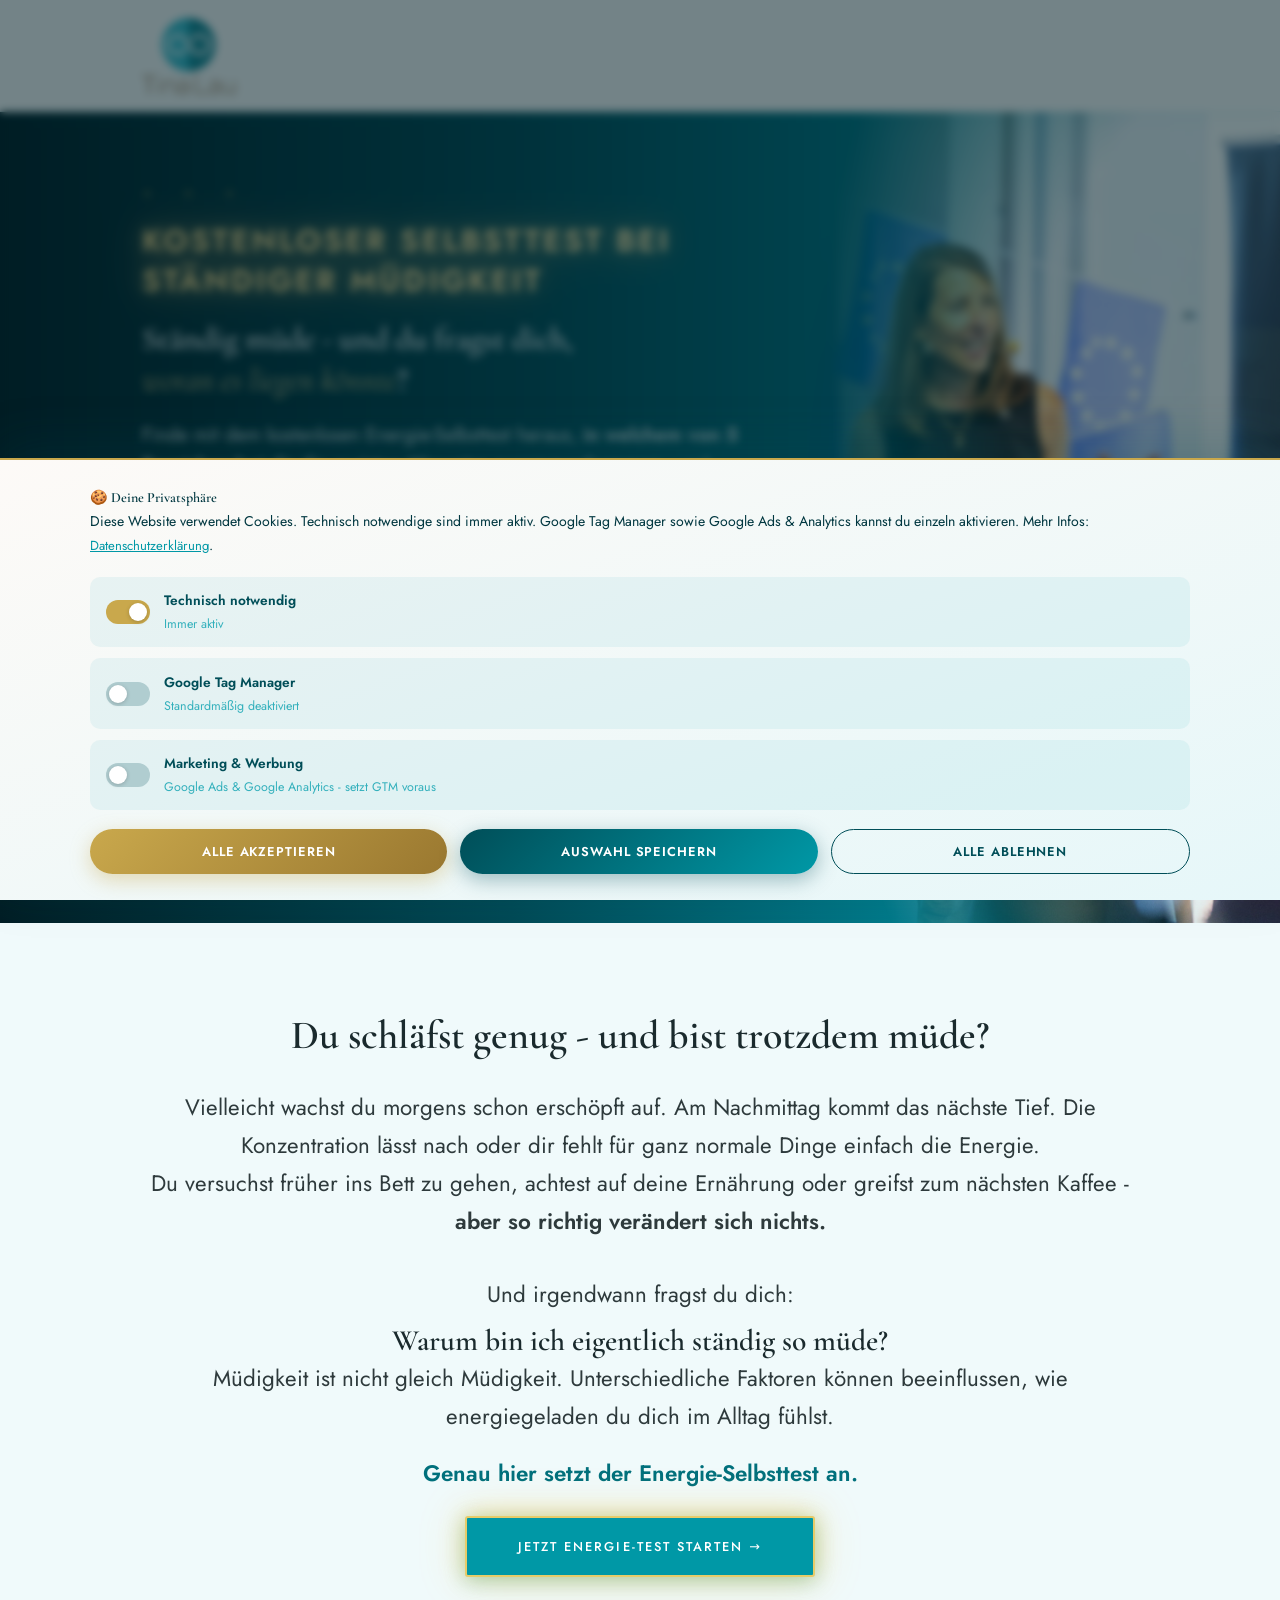
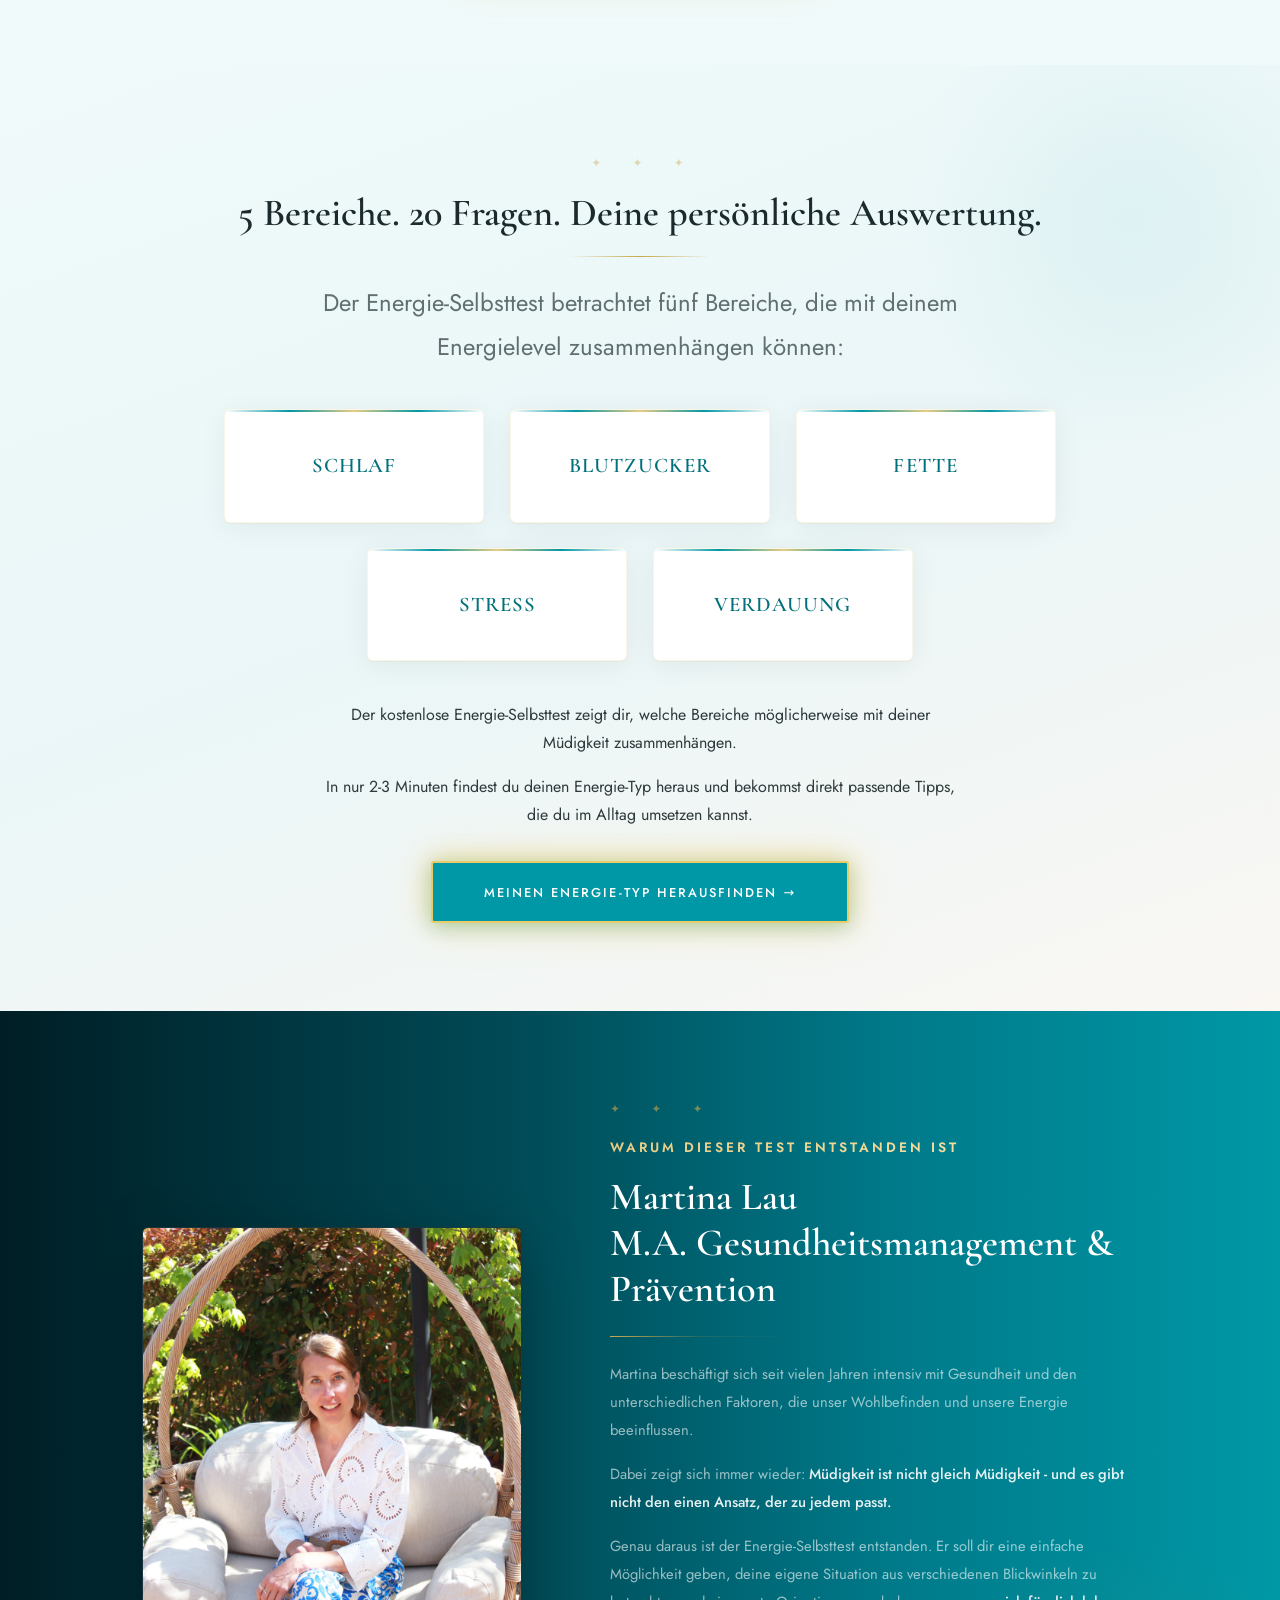
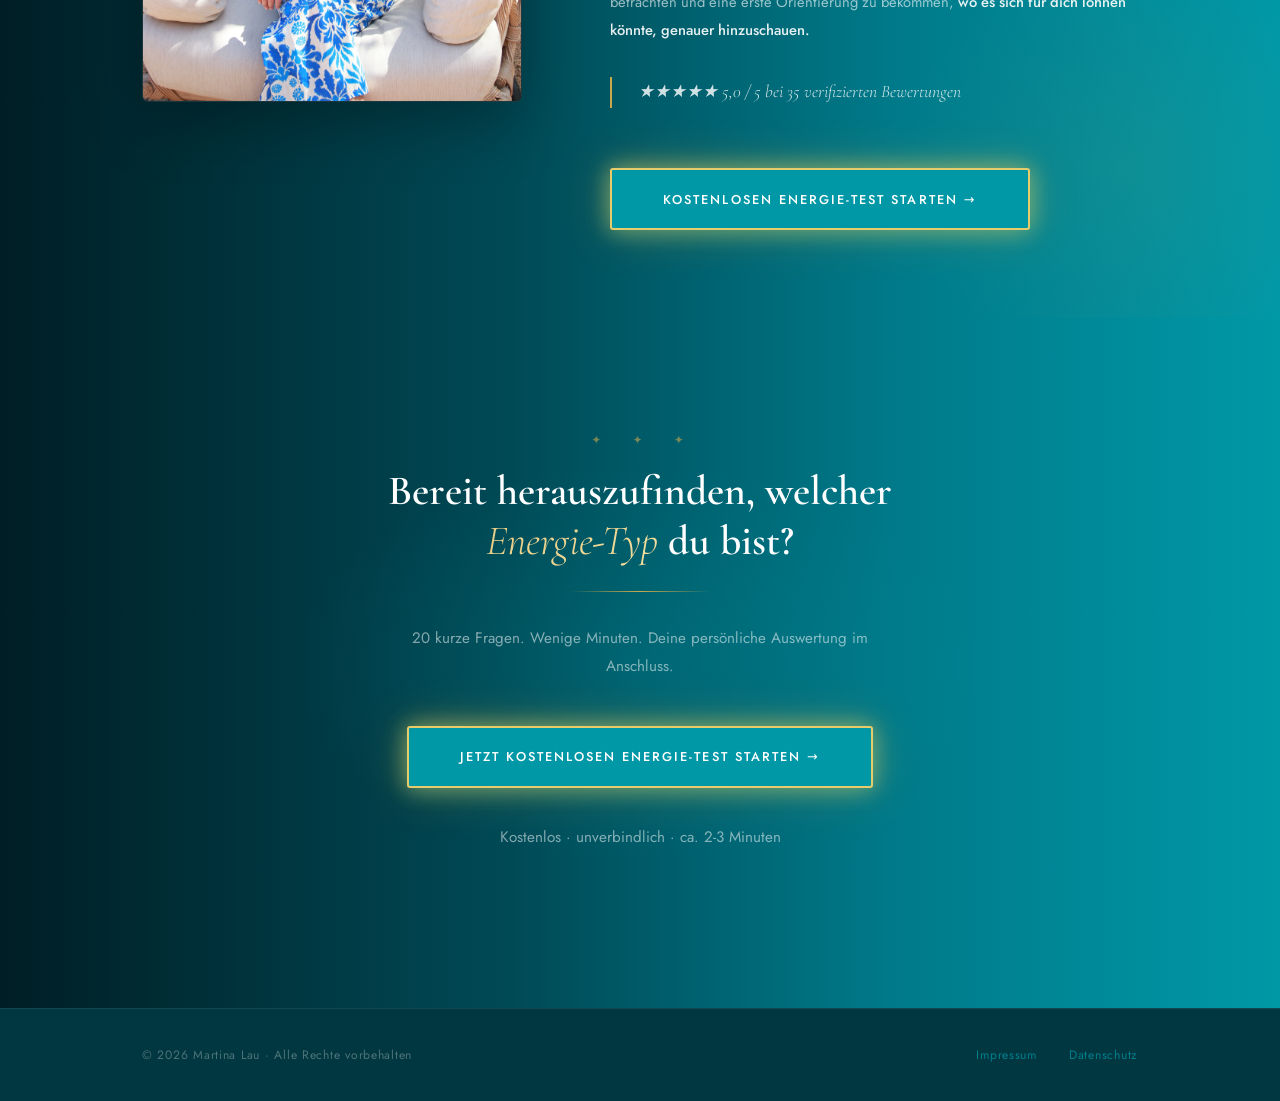
<file: energie-test-wa.html>
<!DOCTYPE html>
<html lang="de">
<head>
  <meta charset="UTF-8" />
  <meta name="viewport" content="width=device-width, initial-scale=1.0" />
  <title>Energie-Test - Deine persönliche Energie-Auswertung | Martina Lau</title>
  <meta name="description" content="Immer müde, obwohl du eigentlich alles richtig machst? Mach den kostenlosen Energie-Test und erfahre in deiner persönlichen Auswertung, welcher von 5 Bereichen dich wirklich ausbremst." />
  <meta name="robots" content="noindex, follow" />
  <!-- A/B-Variante (WhatsApp) der Seite energie-test.html fuer ein Google-Ads-Experiment -->
  <link rel="canonical" href="https://www.martinalau.org/energie-test.html" />

  <!-- Consent Mode v2 Default - muss VOR GTM stehen -->
  <script>
    window.dataLayer = window.dataLayer || [];
    function gtag(){dataLayer.push(arguments);}
    gtag('consent', 'default', {
      'ad_storage':              'denied',
      'ad_user_data':            'denied',
      'ad_personalization':      'denied',
      'analytics_storage':       'denied',
      'functionality_storage':   'denied',
      'personalization_storage': 'denied',
      'security_storage':        'denied',
      'wait_for_update': 1000
    });
    (function() {
      try {
        var raw = localStorage.getItem('martina_lau_consent');
        if (!raw) return;
        var d = JSON.parse(raw);
        if (d.expires && Date.now() > d.expires) return;
        var mkt = !!d.marketing;
        gtag('consent', 'update', {
          'ad_storage':              mkt ? 'granted' : 'denied',
          'ad_user_data':            mkt ? 'granted' : 'denied',
          'ad_personalization':      mkt ? 'granted' : 'denied',
          'analytics_storage':       mkt ? 'granted' : 'denied',
          'functionality_storage':   mkt ? 'granted' : 'denied',
          'personalization_storage': mkt ? 'granted' : 'denied'
        });
      } catch (e) {}
    })();
  </script>
  <!-- Google Tag Manager -->
  <script>(function(w,d,s,l,i){w[l]=w[l]||[];w[l].push({'gtm.start':
  new Date().getTime(),event:'gtm.js'});var f=d.getElementsByTagName(s)[0],
  j=d.createElement(s),dl=l!='dataLayer'?'&l='+l:'';j.async=true;j.src=
  'https://www.googletagmanager.com/gtm.js?id='+i+dl;f.parentNode.insertBefore(j,f);
  })(window,document,'script','dataLayer','GTM-PBWMW7QB');</script>
  <!-- End Google Tag Manager -->
  <script>function loadGTM(){}</script>

  <!-- MailerLite Universal -->
  <script>
    (function(w,d,e,u,f,l,n){w[f]=w[f]||function(){(w[f].q=w[f].q||[])
    .push(arguments);},l=d.createElement(e),l.async=1,l.src=u,
    n=d.getElementsByTagName(e)[0],n.parentNode.insertBefore(l,n);})
    (window,document,'script','https://assets.mailerlite.com/js/universal.js','ml');
    ml('account', '1700428');
  </script>
  <!-- End MailerLite Universal -->

  <link rel="stylesheet" href="css/style.css" />

  <style>
    /* ══════════════════════════════════════════
       ENERGIE-TEST - Quiz-Funnel (Seiten-Zusatz)
       ══════════════════════════════════════════ */
    .qz-screen { display: none; }
    .qz-screen.is-active { display: block; }

    /* Logo2 hat den Schriftzug "Tina Lau" eingebaut (statt nur dem Icon) - etwas größer als der Standard-Icon-Logo, damit der Text lesbar bleibt */
    .nav__logo-icon img { height: 76px; }

    .gold-em {
      font-style: italic; font-weight: 300;
      background: linear-gradient(135deg, var(--gold-light), var(--gold-bright), var(--gold-light));
      -webkit-background-clip: text; background-clip: text; -webkit-text-fill-color: transparent;
    }

    /* Intro - jetzt eine mehrteilige Landingpage (Hero, Wiedererkennung, Bereiche,
       Martina/Vertrauen, Abschluss-CTA) statt einem einzelnen Hero-Screen. Alle
       Start-Buttons tragen die Klasse .start-quiz-btn und starten denselben Quiz-Flow. */
    .qz-hero { padding: 4.5rem 0 4rem; }
    .qz-hero .container { position: relative; z-index: 1; }
    .qz-hero-grid { display: block; max-width: 640px; text-align: left; padding-right: 2rem; }
    .qz-hero-text .eyebrow--gold {
      font-size: clamp(1.4rem, 2.6vw, 1.9rem);
      letter-spacing: 0.1em;
      line-height: 1.3;
      margin-bottom: 1.2rem;
      filter: drop-shadow(0 0 10px rgba(212,175,110,0.65)) drop-shadow(0 0 22px rgba(212,175,110,0.4));
    }
    .qz-hero-text h1 { font-size: clamp(1.7rem, 2.5vw, 2.25rem); line-height: 1.28; margin-bottom: 1.1rem; white-space: normal; }
    /* .webinar-header davor, sonst gewinnt .webinar-header p (0.85rem) aus style.css */
    .webinar-header .qz-intro-lead { font-size: clamp(1.1rem, 1.5vw, 1.3rem); line-height: 1.6; color: rgba(255,255,255,0.9); }
    .webinar-header .qz-areas-line { font-size: clamp(1rem, 1.3vw, 1.1rem); color: var(--gold-light); letter-spacing: 0.03em; margin: 0.8rem 0 1.8rem; }

    .qz-benefits { list-style: none; margin: 0 0 1.8rem; text-align: left; }
    .qz-benefits li {
      display: flex; align-items: flex-start; gap: 0.7rem;
      font-size: 1.1rem; color: rgba(255,255,255,0.85); line-height: 1.5;
      margin-bottom: 0.9rem;
    }
    .qz-benefits li:last-child { margin-bottom: 0; }
    .qz-benefits li .check { color: var(--gold-light); font-size: 1.1rem; flex-shrink: 0; margin-top: 1px; }

    /* Leuchtender Gold-Rahmen um alle Quiz-Start-Buttons, angelehnt an den
       Countdown-Kasten auf index.html (#countdown-bar) */
    .start-quiz-btn {
      border: 2px solid rgba(255,210,100,0.9) !important;
      box-shadow: 0 4px 20px rgba(0,152,166,0.3), 0 0 22px rgba(255,210,80,0.55), 0 0 46px rgba(255,190,60,0.28) !important;
    }
    .start-quiz-btn:hover {
      box-shadow: 0 10px 32px rgba(0,152,166,0.45), 0 0 30px rgba(255,210,80,0.75), 0 0 60px rgba(255,190,60,0.4) !important;
    }

    .qz-hero-text #start-quiz-btn { font-size: 0.95rem; padding: 1.35rem 3.2rem; }
    .qz-microcopy { margin-top: 1.2rem; font-size: 0.8rem; color: rgba(255,255,255,0.4); }

    /* Foto bricht bewusst aus dem .container aus und läuft rechts randlos bis zur
       Viewport-Kante - deshalb jetzt direktes Kind von .qz-hero (position:relative),
       nicht mehr Teil von .qz-hero-grid. Text-Container bekommt bewusst höheren
       z-index, sonst legt sich das Foto (später im DOM, gleicher z-index von
       .webinar-header > *) optisch über den Text statt dahinter. */
    .qz-hero > .container { position: relative; z-index: 2; }
    .qz-hero-photo { position: absolute; top: 0; right: 0; bottom: 0; width: 44vw; min-width: 440px; text-align: center; z-index: 1; }
    .qz-hero-photo img {
      position: absolute; inset: 0; width: 100%; height: 100%;
      object-fit: cover; object-position: 60% 22%;
      mask-image: radial-gradient(ellipse 85% 95% at 100% 45%, black 55%, transparent 100%);
      -webkit-mask-image: radial-gradient(ellipse 85% 95% at 100% 45%, black 55%, transparent 100%);
    }
    .qz-hero-photo .trust-strip {
      position: absolute; left: 50%; bottom: 58px; transform: translateX(-50%);
      max-width: 380px !important; margin: 0 !important; justify-content: center; z-index: 2;
    }
    .qz-hero-photo .trust-strip__text { font-size: 0.85rem; }

    #screen-intro .qz-area-grid { display: flex; flex-wrap: wrap; justify-content: center; gap: 1.6rem; margin-top: 2.5rem; max-width: 920px; margin-left: auto; margin-right: auto; }
    #screen-intro .qz-area-grid .learn-card { flex: 0 1 260px; padding: 2.6rem 2rem; text-align: center; }
    #screen-intro .qz-area-grid .learn-card h4 { font-size: 1.3rem; letter-spacing: 0.05em; text-transform: uppercase; color: var(--teal-dark); margin: 0; }
    #screen-intro .qz-areas-intro { font-size: clamp(1.2rem, 2vw, 1.5rem) !important; max-width: 680px !important; }

    .qz-recognition h2 { font-size: clamp(1.9rem, 3.2vw, 2.5rem); margin-bottom: 1.8rem; }
    .qz-recognition h3 { font-size: clamp(1.45rem, 2.4vw, 1.85rem); margin-top: 0.6rem !important; }
    .qz-recognition p { font-size: clamp(1.15rem, 1.9vw, 1.4rem); line-height: 1.7; }

    /* Unter 900px: Foto bleibt Vollflächen-Hintergrund hinter dem Text (das wollte
       die Kundin ausdrücklich so) - dafür sorgt ein dunkler Scrim über dem Bild,
       damit der Text lesbar bleibt, egal wie hell die Stelle im Foto ist. */
    @media (max-width: 900px) {
      .qz-hero-grid { max-width: 100%; padding-right: 0; text-align: center; }
      .qz-hero-text { text-align: center; }
      .qz-benefits { text-align: left; max-width: 420px; margin-left: auto; margin-right: auto; }

      .qz-hero-photo {
        position: absolute; inset: 0; top: 0; right: 0; bottom: 0;
        width: 100%; min-width: 0; height: 100%;
        margin-top: 0;
      }
      .qz-hero-photo img {
        mask-image: none; -webkit-mask-image: none;
        object-position: 50% 18%;
      }
      .qz-hero-photo::after {
        content: ''; position: absolute; inset: 0;
        background: linear-gradient(180deg, rgba(3,26,32,0.88) 0%, rgba(3,26,32,0.8) 55%, rgba(3,26,32,0.9) 100%);
      }
      /* Unter dem Button eine zweite, normal im Textfluss stehende Bewertungs-Zeile
         zeigen (kollidiert dort mit nichts) - die im Bild schwebende obere Variante
         auf Mobile stattdessen ausblenden. */
      .qz-hero-photo .trust-strip { display: none; }
      .qz-hero-trust-mobile {
        display: flex !important; justify-content: center;
        margin: 1.2rem auto !important; max-width: none !important;
      }
    }
    .qz-hero-trust-mobile { display: none; }
    @media (max-width: 600px) {
      .qz-hero-text h1 { font-size: clamp(1.8rem, 7vw, 2.3rem); }
      .webinar-header .qz-intro-lead { font-size: 1.1rem; }
    }

    /* Quiz */
    .qz-progress { width: 100%; height: 6px; background: rgba(0,152,166,0.12); border-radius: 6px; overflow: hidden; margin-bottom: 0.7rem; }
    .qz-progress__bar { height: 100%; width: 0%; background: linear-gradient(90deg, var(--teal-dark), var(--teal), var(--teal-light)); border-radius: 6px; transition: width 0.4s ease; }
    .qz-dimtag { text-align: center; font-size: 0.68rem; letter-spacing: 0.16em; text-transform: uppercase; color: var(--gold-deep); font-weight: 600; margin-bottom: 0.4rem; }
    .qz-progress__label { font-size: 0.72rem; letter-spacing: 0.14em; text-transform: uppercase; color: var(--warm-gray); text-align: center; margin-bottom: 2rem; }

    .qz-question__title { font-size: clamp(1.2rem, 3.4vw, 1.55rem); text-align: center; margin-bottom: 2rem; line-height: 1.35; }

    .qz-options { list-style: none; display: flex; flex-direction: column; gap: 0.9rem; }
    .qz-option {
      display: block; width: 100%; text-align: left;
      background: var(--white); border: 1.5px solid var(--border);
      border-radius: 8px; padding: 1.15rem 1.4rem;
      font-family: var(--font-sans); font-size: 1rem; color: var(--charcoal);
      cursor: pointer; transition: border-color 0.2s, background 0.2s, box-shadow 0.2s, transform 0.1s;
    }
    .qz-option:hover { border-color: rgba(0,152,166,0.4); background: var(--teal-pale); }
    .qz-option:active { transform: scale(0.99); }
    .qz-option.is-selected { border-color: var(--teal); background: var(--teal-pale); box-shadow: 0 0 0 2px rgba(0,152,166,0.15); }

    .qz-back {
      display: inline-block; margin-top: 1.8rem; background: none; border: none;
      color: var(--warm-gray); font-size: 0.8rem; cursor: pointer; text-decoration: underline;
      font-family: var(--font-sans);
    }

    /* E-Mail-Gate - nutzt bestehende .form-box Optik */
    #screen-email input { font-size: 16px; }

    /* Ergebnis */
    .qz-result-card {
      background: var(--white); border: 1px solid var(--gold-border); border-radius: 10px;
      padding: 2.2rem 1.9rem; margin-top: 1.5rem;
      box-shadow: 0 4px 28px rgba(0,0,0,0.06), 0 1px 0 rgba(201,168,76,0.08);
    }
    .qz-result-card p { font-size: 0.95rem; color: var(--charcoal); line-height: 1.85; margin-bottom: 0.9rem; }
    .qz-result-card p:last-child { margin-bottom: 0; }
    .qz-result-card em { color: var(--gold-deep); font-style: italic; }

    .qz-check-card {
      background: var(--white); border: 1px solid var(--border); border-radius: 10px;
      padding: 1.8rem 1.9rem; margin-top: 1.2rem;
      box-shadow: 0 4px 20px rgba(0,0,0,0.04);
    }
    .qz-check-card h4 {
      font-family: var(--font-sans); font-size: 0.7rem; font-weight: 600; letter-spacing: 0.16em;
      text-transform: uppercase; color: var(--teal-dark); margin-bottom: 1rem;
    }
    .qz-check-row { display: flex; align-items: flex-start; gap: 0.7rem; font-size: 0.86rem; color: var(--charcoal); line-height: 1.6; margin-bottom: 0.7rem; }
    .qz-check-row:last-child { margin-bottom: 0; }
    .qz-dot { width: 9px; height: 9px; border-radius: 50%; margin-top: 5px; flex: 0 0 9px; }
    .qz-dot--0 { background: #4CAF82; }
    .qz-dot--1 { background: var(--gold); }
    .qz-dot--2 { background: #D9765C; }

    .qz-tip {
      background: var(--gold-subtle); border-left: 2px solid var(--gold);
      border-radius: 0 8px 8px 0; padding: 1rem 1.2rem; margin-top: 1.2rem;
      font-size: 0.85rem; color: var(--charcoal); line-height: 1.7;
    }
    .qz-tip strong { color: var(--gold-deep); }
    .qz-tip em { font-style: italic; color: var(--gold-deep); }

    .qz-safety {
      background: var(--teal-pale); border: 1px solid rgba(0,152,166,0.15);
      border-radius: 8px; padding: 1.2rem 1.4rem; margin-top: 1.5rem;
    }
    .qz-safety p { font-size: 0.78rem; color: var(--warm-gray); line-height: 1.75; }

    .qz-referent { margin-top: 2.2rem; padding-top: 2rem; border-top: 1px solid var(--border); }
    .qz-referent__who { display: flex; align-items: center; gap: 0.9rem; margin-bottom: 1.1rem; }
    .qz-referent__who img { width: 56px; height: 56px; border-radius: 50%; object-fit: cover; object-position: center top; border: 2px solid rgba(212,175,110,0.45); flex-shrink: 0; }
    .qz-referent__who strong { display: block; font-size: 0.95rem; color: var(--dark); }
    .qz-referent__who span { font-size: 0.76rem; color: var(--warm-gray); }
    .qz-referent p { font-size: 0.88rem; color: var(--charcoal); line-height: 1.8; margin-bottom: 0.9rem; }
    .qz-referent__awards { font-size: 0.74rem; color: var(--warm-gray); margin-bottom: 1.1rem; }
    .qz-quote { border-left: 2px solid var(--gold); padding-left: 1.2rem; margin: 0; }
    .qz-quote p { font-family: var(--font-serif); font-style: italic; font-size: 0.92rem; color: var(--charcoal); line-height: 1.75; margin-bottom: 0.4rem !important; }
    .qz-quote span { display: block; font-size: 0.7rem; color: var(--warm-gray); }

    .qz-webinar-cta {
      background: var(--gradient-dark); border-radius: 10px;
      padding: 2.8rem 2rem; text-align: center; margin-top: 2.2rem;
      color: #fff; position: relative; overflow: hidden;
      border: 1px solid rgba(255,210,100,0.5);
      box-shadow: 0 0 40px rgba(255,190,60,0.18), 0 20px 60px rgba(0,0,0,0.35);
    }
    #qz-webinar-btn {
      border: 2px solid rgba(255,210,100,0.9) !important;
      box-shadow: 0 4px 20px rgba(0,152,166,0.3), 0 0 22px rgba(255,210,80,0.55), 0 0 46px rgba(255,190,60,0.28) !important;
    }
    #qz-webinar-btn:hover {
      box-shadow: 0 10px 32px rgba(0,152,166,0.45), 0 0 30px rgba(255,210,80,0.75), 0 0 60px rgba(255,190,60,0.4) !important;
    }
    .qz-webinar-cta h3 { color: #fff; font-size: clamp(1.2rem, 3vw, 1.5rem); margin: 0.8rem 0 0.5rem; }
    .qz-webinar-cta p { color: rgba(255,255,255,0.6); font-size: 0.88rem; margin-bottom: 1.6rem; }
    #qz-webinar-date { color: var(--gold-light); font-family: var(--font-serif); font-size: 1.05rem; margin-bottom: 1.6rem; display: block; }

    @media (max-width: 600px) {
      .qz-option { padding: 1.05rem 1.2rem; }
      .qz-webinar-cta { padding: 2.2rem 1.4rem; }
      .qz-result-card, .qz-check-card { padding: 1.6rem 1.4rem; }
    }
  </style>
</head>
<body>
<!-- Google Tag Manager (noscript) -->
<noscript><iframe src="https://www.googletagmanager.com/ns.html?id=GTM-PBWMW7QB"
height="0" width="0" style="display:none;visibility:hidden"></iframe></noscript>
<!-- End Google Tag Manager (noscript) -->

  <!-- NAV - bewusst ohne zweites CTA, die einzige Aktion ist der Test -->
  <nav class="nav">
    <div class="container">
      <div class="nav__inner">
        <a href="index.html" class="nav__logo">
          <div class="nav__logo-icon">
            <img src="Bilder/Logo2.png" alt="Tina Lau Logo" />
          </div>
          <div class="nav__logo-name">
            Martina Lau
            <small>Gesundheit &amp; Vitalität</small>
          </div>
        </a>
      </div>
    </div>
  </nav>

  <main>

    <!-- ════════════════════════
         SCREEN 1 - INTRO (mehrteilige Landingpage)
         ════════════════════════ -->
    <div class="qz-screen is-active" id="screen-intro">

      <!-- 1. HERO -->
      <section class="webinar-header qz-hero">
        <canvas id="particles-canvas-intro" aria-hidden="true"></canvas>
        <div class="ribbons" aria-hidden="true">
          <div class="ribbon"></div>
          <div class="ribbon"></div>
          <div class="ribbon"></div>
          <div class="ribbon-glow"></div>
          <div class="ribbon-glow"></div>
        </div>

        <div class="container">
          <div class="qz-hero-grid">
            <div class="qz-hero-text">
              <span class="gold-star">✦ &nbsp; ✦ &nbsp; ✦</span>
              <span class="eyebrow eyebrow--gold">Kostenloser Selbsttest bei ständiger Müdigkeit</span>

              <h1>Ständig müde - und du fragst dich,<br/><em class="gold-em">woran es liegen könnte</em>?</h1>

              <p class="qz-intro-lead">
                Finde mit dem kostenlosen Energie-Selbsttest heraus, <strong>in welchem von 5 Bereichen bei dir die meisten Hinweise zusammenkommen</strong> - und erhalte im Anschluss deine persönliche Auswertung.
              </p>
              <p class="qz-areas-line">Schlaf · Blutzucker · Fette · Stress · Verdauung</p>

              <ul class="qz-benefits">
                <li><span class="check">✓</span> 20 kurze Fragen - ca. 2-3 Minuten</li>
                <li><span class="check">✓</span> Dein persönlicher Energie-Typ</li>
                <li><span class="check">✓</span> Du erfährst im Anschluss, welcher Energie-Typ du bist - inklusive passender Tipps, die du direkt in deinem Alltag umsetzen kannst</li>
              </ul>

              <button type="button" class="btn btn--primary btn--lg start-quiz-btn" id="start-quiz-btn">Meinen Energie-Typ herausfinden →</button>

              <div class="trust-strip qz-hero-trust-mobile">
                <div class="trust-strip__item">
                  <span class="trust-strip__stars">★★★★★ 5,0 / 5</span>
                  <span class="trust-strip__sep">·</span>
                  <span class="trust-strip__text">35 verifizierte Bewertungen</span>
                </div>
              </div>

              <p class="qz-microcopy">Kostenlos · unverbindlich · Ergebnis im Anschluss</p>
            </div>
          </div>
        </div>

        <div class="qz-hero-photo">
          <img src="Bilder/0106__2026-05-23_RB__0393.jpg.jpeg" alt="Martina Lau" />
          <div class="trust-strip">
            <div class="trust-strip__item">
              <span class="trust-strip__stars">★★★★★ 5,0 / 5</span>
              <span class="trust-strip__sep">·</span>
              <span class="trust-strip__text">35 verifizierte Bewertungen</span>
            </div>
          </div>
        </div>
      </section>

      <!-- 2. WIEDERERKENNUNG -->
      <section style="background:var(--cream-teal);padding:5.5rem 0;">
        <div class="container qz-recognition" style="text-align:center;">
          <h2>Du schläfst genug - und bist trotzdem müde?</h2>

          <p>Vielleicht wachst du morgens schon erschöpft auf. Am Nachmittag kommt das nächste Tief. Die Konzentration lässt nach oder dir fehlt für ganz normale Dinge einfach die Energie.</p>

          <p>Du versuchst früher ins Bett zu gehen, achtest auf deine Ernährung oder greifst zum nächsten Kaffee - <strong>aber so richtig verändert sich nichts.</strong></p>

          <p style="margin-top:2.2rem;">Und irgendwann fragst du dich:</p>

          <h3 style="margin-top:0.3rem;">Warum bin ich eigentlich ständig so müde?</h3>

          <p>Müdigkeit ist nicht gleich Müdigkeit. Unterschiedliche Faktoren können beeinflussen, wie energiegeladen du dich im Alltag fühlst.</p>

          <p style="font-weight:600;color:var(--teal-dark);margin-top:1.2rem;">Genau hier setzt der Energie-Selbsttest an.</p>

          <button type="button" class="btn btn--primary btn--lg start-quiz-btn" style="margin-top:1.5rem;">Jetzt Energie-Test starten →</button>
        </div>
      </section>

      <!-- 3. WAS WIRD IM TEST ANGESCHAUT -->
      <section class="learn" id="bereiche">
        <div class="container">
          <div class="section-head">
            <span class="gold-star" style="opacity:0.4;">✦ &nbsp; ✦ &nbsp; ✦</span>
            <h2>5 Bereiche. 20 Fragen. Deine persönliche Auswertung.</h2>
            <div class="divider divider--gold" style="margin:1.2rem auto 1.5rem;"></div>
            <p class="qz-areas-intro">Der Energie-Selbsttest betrachtet fünf Bereiche, die mit deinem Energielevel zusammenhängen können:</p>
          </div>

          <div class="qz-area-grid">
            <div class="learn-card"><h4>Schlaf</h4></div>
            <div class="learn-card"><h4>Blutzucker</h4></div>
            <div class="learn-card"><h4>Fette</h4></div>
            <div class="learn-card"><h4>Stress</h4></div>
            <div class="learn-card"><h4>Verdauung</h4></div>
          </div>

          <p style="text-align:center;max-width:640px;margin:2.5rem auto 0;">
            Der kostenlose Energie-Selbsttest zeigt dir, welche Bereiche möglicherweise mit deiner Müdigkeit zusammenhängen.
          </p>
          <p style="text-align:center;max-width:640px;margin:1rem auto 0;">
            In nur 2-3 Minuten findest du deinen Energie-Typ heraus und bekommst direkt passende Tipps, die du im Alltag umsetzen kannst.
          </p>

          <div style="text-align:center;margin-top:2rem;">
            <button type="button" class="btn btn--primary btn--lg start-quiz-btn">Meinen Energie-Typ herausfinden →</button>
          </div>
        </div>
      </section>

      <!-- 4. MARTINA / VERTRAUEN -->
      <section class="about" id="ueber-martina">
        <div class="container">
          <div class="about__inner">
            <div class="about__photo">
              <img src="Bilder/IMG_7118.JPG" alt="Martina Lau" />
            </div>
            <div>
              <span class="gold-star">✦ &nbsp; ✦ &nbsp; ✦</span>
              <span class="eyebrow eyebrow--gold">Warum dieser Test entstanden ist</span>
              <h2>Martina Lau<br/>M.A. Gesundheitsmanagement &amp; Prävention</h2>
              <div class="divider divider--gold-left"></div>

              <p>Martina beschäftigt sich seit vielen Jahren intensiv mit Gesundheit und den unterschiedlichen Faktoren, die unser Wohlbefinden und unsere Energie beeinflussen.</p>
              <p>Dabei zeigt sich immer wieder: <strong>Müdigkeit ist nicht gleich Müdigkeit - und es gibt nicht den einen Ansatz, der zu jedem passt.</strong></p>
              <p>Genau daraus ist der Energie-Selbsttest entstanden. Er soll dir eine einfache Möglichkeit geben, deine eigene Situation aus verschiedenen Blickwinkeln zu betrachten und eine erste Orientierung zu bekommen, <strong>wo es sich für dich lohnen könnte, genauer hinzuschauen.</strong></p>

              <div class="quote-block quote-block--gold">
                <p>★★★★★ 5,0 / 5 bei 35 verifizierten Bewertungen</p>
              </div>

              <button type="button" class="btn btn--primary btn--lg start-quiz-btn" style="margin-top:1.8rem;">Kostenlosen Energie-Test starten →</button>
            </div>
          </div>
        </div>
      </section>

      <!-- 5. ABSCHLUSS-CTA -->
      <section class="cta-section">
        <div class="ribbons" aria-hidden="true">
          <div class="ribbon"></div>
          <div class="ribbon"></div>
          <div class="ribbon"></div>
          <div class="ribbon-glow"></div>
          <div class="ribbon-glow"></div>
        </div>
        <div class="container--narrow">
          <span class="gold-star">✦ &nbsp; ✦ &nbsp; ✦</span>
          <h2>Bereit herauszufinden, welcher <em>Energie-Typ</em> du bist?</h2>
          <div class="divider divider--gold" style="margin:1.5rem auto 2rem;"></div>
          <p>20 kurze Fragen. Wenige Minuten. Deine persönliche Auswertung im Anschluss.</p>
          <button type="button" class="btn btn--primary btn--lg start-quiz-btn">Jetzt kostenlosen Energie-Test starten →</button>
          <p class="qz-microcopy" style="margin-top:2.2rem;">Kostenlos · unverbindlich · ca. 2-3 Minuten</p>
        </div>
      </section>

    </div>

    <!-- ════════════════════════
         SCREEN 2 - QUIZ
         ════════════════════════ -->
    <section class="qz-screen" id="screen-quiz" style="background:var(--cream-teal);padding:4.5rem 0;">
      <div class="container--narrow">
        <div class="qz-progress"><div class="qz-progress__bar" id="qz-progress-bar"></div></div>
        <p class="qz-dimtag" id="qz-dimtag"></p>
        <p class="qz-progress__label" id="qz-progress-label">Frage 1 von 20</p>

        <h2 class="qz-question__title" id="qz-question-title"></h2>
        <ul class="qz-options" id="qz-options-list"></ul>

        <button type="button" class="qz-back" id="qz-back-btn" style="display:none;">← Zurück</button>
      </div>
    </section>

    <!-- ════════════════════════
         SCREEN 3 - E-MAIL-GATE
         ════════════════════════ -->
    <section class="qz-screen" id="screen-email" style="padding:4.5rem 0;">
      <div class="container--narrow">
        <div class="form-box">
          <p class="form-box__title">Wohin dürfen wir deine Auswertung schicken?</p>
          <p class="form-box__sub">Deinen persönlichen Energie-Bereich-Check plus den Energie-Guide mit den Faktoren hinter deiner Müdigkeit.</p>

          <div class="form-proof" style="margin-bottom:1.6rem;">
            <span style="color:var(--gold);letter-spacing:0.1em;font-size:0.85rem;flex-shrink:0;">★★★★★</span>
            <p class="form-proof__text"><strong>5,0 · Martina Lau</strong> · 35 verifizierte Bewertungen auf ProvenExpert</p>
          </div>

          <!-- Versteckter iframe: nimmt die MailerLite-Antwort auf, ohne die Seite zu verlassen -->
          <iframe name="ml-hidden-frame-quiz" style="display:none;" aria-hidden="true"></iframe>

          <!--
            MAIL-TOOL: MailerLite (Konto 1700428), Formular "Energie-Testleitungen"
            (Formular-ID 196152292335945176, Gruppe "Energieprüfleitungen", Double-Opt-in aus).
            Custom Fields "typ", "phase", "ziel" müssen in MailerLite unter Einstellungen > Felder
            als Text angelegt sein, damit die fields[...] unten gespeichert werden. Mögliche Werte
            für "typ" (8 Typen): schlaf / zucker / fette / stress / verdauung / zucker_verdauung /
            stress_zucker / none. Details zur Automation siehe Anleitung-MailerLite-Ergebnis-Mail.md
            im selben Ordner. Die Automation "Anmeldung Webinar-Workflow" (8-Typen-Verzweigung)
            muss im Trigger auf dieses Formular ("Energie-Testleitungen") umgestellt werden, sie
            zeigte vorher auf das falsche/alte Formular "Testleitungen".
          -->
          <form
            action="https://assets.mailerlite.com/jsonp/1700428/forms/196152292335945176/subscribe"
            method="post"
            target="ml-hidden-frame-quiz"
            id="quiz-lead-form"
            novalidate>
            <div class="form-group">
              <label for="qz-fname">Vorname</label>
              <input type="text" id="qz-fname" name="fields[name]" placeholder="Dein Vorname" required />
            </div>
            <div class="form-group">
              <label for="qz-email">E-Mail-Adresse</label>
              <input type="email" id="qz-email" name="fields[email]" placeholder="deine@email.de" required />
            </div>
            <!--
              TELEFON (freiwillig): "phone" ist ein MailerLite-Standardfeld. Das Custom Field
              "telefon_einwilligung" (Text) muss in MailerLite angelegt sein - dort landet der
              Nachweis nach § 7a UWG: "ja | Zeitstempel | Textversion". Bei Änderung des
              Checkbox-Textes PHONE_CONSENT_VERSION im Script hochzählen und den alten Text
              archivieren (Nachweis 5 Jahre aufbewahren).
            -->
            <div style="margin:1.6rem 0 0.4rem;padding-top:1.4rem;border-top:1px solid rgba(0,0,0,0.08);">
              <p id="qz-pain-line" style="font-weight:600;margin:0 0 0.4rem;">Kaffee am Morgen, Tief am Nachmittag, abends platt auf dem Sofa?</p>
              <p style="font-size:0.9rem;line-height:1.6;margin:0 0 0.5rem;">Die meisten machen jetzt den Test, nicken beim Ergebnis - und in drei Monaten ist alles wie vorher.</p>
              <p style="font-size:0.9rem;line-height:1.6;margin:0;"><strong>Wenn du bereit bist, etwas zu ändern: Mach es diesmal anders und nutze die Chance, dein Ergebnis persönlich mit Martina per WhatsApp zu besprechen.</strong> Kostenlos erfährst du, was in <strong>deinem</strong> Fall hinter der Müdigkeit stecken kann und was du als Erstes angehen kannst.</p>
            </div>
            <div class="form-group">
              <label for="qz-phone">WhatsApp-Nummer <span style="font-weight:normal;color:#888;">(freiwillig)</span></label>
              <input type="tel" id="qz-phone" name="fields[phone]" placeholder="z. B. 0176 12345678" autocomplete="tel" />
            </div>
            <div class="form-checkbox">
              <input type="checkbox" id="qz-phone-consent" />
              <label for="qz-phone-consent">
                Ja, ich möchte meine persönliche Einschätzung. Martina Lau darf mich dafür per WhatsApp kontaktieren und mir passende Gesundheits- und Coaching-Angebote vorstellen. Jederzeit widerrufbar.
              </label>
            </div>
            <input type="hidden" name="fields[telefon_einwilligung]" id="qz-phone-consent-field" value="" />
            <input type="hidden" name="fields[typ]" id="qz-typ-field" value="" />
            <input type="hidden" name="fields[phase]" id="qz-phase-field" value="" />
            <input type="hidden" name="fields[ziel]" id="qz-goal-field" value="" />
            <div class="form-checkbox">
              <input type="checkbox" id="qz-privacy" name="privacy" required />
              <label for="qz-privacy">
                Ich bin ausdrücklich einverstanden, dass meine Daten einschließlich meines Testergebnisses (Angaben zu Energie, Schlaf, Stress und Verdauung) gespeichert werden, um mir meine Auswertung, den Guide und Infos zum Webinar zuzusenden. Jederzeit widerrufbar. Es gilt die <a href="datenschutz.html" target="_blank">Datenschutzerklärung</a>.
              </label>
            </div>
            <button type="submit" class="btn btn--primary btn--lg" id="qz-submit-btn">Meine Auswertung zeigen →</button>
            <p id="qz-form-error" style="display:none;color:#e05;margin-top:0.8rem;font-size:0.85rem;text-align:center;"></p>
          </form>

          <p style="text-align:center;font-size:0.7rem;color:#aaa;margin-top:0.8rem;line-height:1.6;">
            🔒 Kein Spam · Jederzeit abmeldbar · 100% kostenlos
          </p>
        </div>
      </div>
    </section>

    <!-- ════════════════════════
         SCREEN 3B - WARTET AUF BESTÄTIGUNG
         Wird nach dem Formular gezeigt statt direkt der Auswertung, weil das
         Ergebnis erst nach Double-Opt-in-Bestätigung freigeschaltet wird (bewusste
         Entscheidung: erhöht die Bestätigungsquote, weil die Auswertung der
         Anreiz zum Bestätigen ist).
         ════════════════════════ -->
    <section class="qz-screen" id="screen-pending" style="padding:5.5rem 0;">
      <div class="container--narrow" style="text-align:center;">
        <div class="form-box">
          <p class="form-box__title" id="qz-pending-title">Fast geschafft!</p>
          <p class="form-box__sub" id="qz-pending-text">
            Wir haben dir eine E-Mail geschickt. Bestätige darin kurz deine E-Mail-Adresse - direkt danach zeigen wir dir deine persönliche Auswertung.
          </p>
          <p style="margin-top:1.5rem;font-size:0.8rem;color:#aaa;">Keine Mail angekommen? Schau auch im Spam-Ordner nach.</p>

          <!-- Zweite Chance auf dem "Bestätigt!"-Bildschirm (Bestätigung in anderem Browser/Mail-App,
               daher kein Ergebnis im Browser): Gespräch anbieten, Kanal frei wählbar, weil hier
               unbekannt ist, ob die Person von der Telefon- oder WhatsApp-Variante kam. -->
          <div id="qz-fb-call" style="display:none;text-align:left;margin-top:2rem;padding-top:1.6rem;border-top:1px solid rgba(0,0,0,0.08);">
            <div id="qz-fb-form-wrap">
              <p style="font-weight:600;font-size:1.1rem;margin:0 0 0.5rem;">Willst du dein Ergebnis persönlich besprechen?</p>
              <p style="font-size:0.92rem;line-height:1.65;margin:0 0 1.2rem;">Mach es diesmal anders: Martina schaut sich dein Ergebnis persönlich an und sagt dir <strong>kostenlos</strong>, was in <strong>deinem</strong> Fall hinter der Müdigkeit stecken kann und was du als Erstes angehen kannst.</p>
              <form action="https://assets.mailerlite.com/jsonp/1700428/forms/196152292335945176/subscribe" method="post" target="ml-hidden-frame-quiz" id="qz-fb-form" novalidate>
                <input type="hidden" name="fields[telefon_einwilligung]" id="qz-fb-consent-field" value="" />
                <div class="form-group">
                  <label for="qz-fb-email">Deine E-Mail-Adresse (die du beim Test angegeben hast)</label>
                  <input type="email" id="qz-fb-email" name="fields[email]" placeholder="deine@email.de" autocomplete="email" />
                </div>
                <div class="form-group">
                  <label>Wie soll sich Martina melden?</label>
                  <div style="display:flex;gap:1.4rem;margin-top:0.3rem;">
                    <label style="display:flex;align-items:center;gap:0.4rem;font-weight:normal;text-transform:none;letter-spacing:0;cursor:pointer;"><input type="radio" name="qz-fb-kanal" value="anruf" checked /> Anruf</label>
                    <label style="display:flex;align-items:center;gap:0.4rem;font-weight:normal;text-transform:none;letter-spacing:0;cursor:pointer;"><input type="radio" name="qz-fb-kanal" value="whatsapp" /> WhatsApp</label>
                  </div>
                </div>
                <div class="form-group">
                  <label for="qz-fb-phone" id="qz-fb-phone-label">Telefonnummer</label>
                  <input type="tel" id="qz-fb-phone" name="fields[phone]" placeholder="z. B. 0176 12345678" autocomplete="tel" />
                </div>
                <div class="form-checkbox">
                  <input type="checkbox" id="qz-fb-consent" />
                  <label for="qz-fb-consent" id="qz-fb-consent-label">Ja, ich möchte meine persönliche Einschätzung. Martina Lau darf mich dafür anrufen und mir passende Gesundheits- und Coaching-Angebote vorstellen. Jederzeit widerrufbar.</label>
                </div>
                <button type="submit" class="btn btn--primary btn--lg" id="qz-fb-btn" style="width:100%;">Ja, ich möchte mein Gespräch →</button>
                <p id="qz-fb-error" style="display:none;color:#e05;margin-top:0.8rem;font-size:0.85rem;text-align:center;"></p>
              </form>
            </div>
            <div id="qz-fb-done" style="display:none;text-align:center;">
              <p style="font-family:var(--font-serif);font-size:1.3rem;margin:0 0 0.8rem;">Hammer - wie schön, dass du für dich losgehst!</p>
              <p style="font-size:0.95rem;line-height:1.7;margin:0 0 1rem;">Das war der wichtigste Schritt - die meisten lesen ihr Ergebnis und machen dann weiter wie bisher. Du nicht. <span id="qz-fb-done-channel"></span></p>
              <p style="font-size:0.95rem;line-height:1.7;margin:0 0 1rem;">Überleg dir bis dahin schon mal: Was soll sich bei dir als Erstes verändern?</p>
              <p style="font-family:var(--font-serif);font-size:1.1rem;color:var(--gold-deep);margin:0;">Ich freu mich auf dich! Deine Martina</p>
            </div>
          </div>
        </div>
      </div>
    </section>

    <!-- ════════════════════════
         SCREEN 4 - ERGEBNIS
         ════════════════════════ -->
    <section class="qz-screen" id="screen-result" style="background:var(--cream-warm);padding:4.5rem 0;">
      <div class="container--narrow">
        <div class="section-head">
          <span class="gold-star">✦ &nbsp; ✦ &nbsp; ✦</span>
          <span class="eyebrow">Deine Auswertung</span>
          <h2 id="qz-result-title"></h2>
        </div>

        <div class="qz-result-card" id="qz-result-text"></div>

        <div class="qz-check-card">
          <h4>Dein Bereich-Check</h4>
          <div id="qz-check-rows"></div>
        </div>

        <div class="qz-tip" id="qz-tip"></div>

        <div class="qz-safety">
          <p>Anhaltende Erschöpfung kann auch an Eisen, Schilddrüse oder Schlaf liegen - lass das ärztlich abklären. Dieser Test ist keine Diagnose, sondern zeigt dir, welche Ernährungs- und Zellfaktoren du überprüfen lassen kannst.</p>
        </div>

        <div class="qz-referent">
          <span class="eyebrow">Deine Referentin</span>
          <div class="qz-referent__who">
            <img src="Bilder/IMG_7122.JPG" alt="Martina Lau" />
            <div><strong>Martina Lau</strong><span>Gesundheit &amp; Vitalität · M.A. Gesundheitsmanagement</span></div>
          </div>
          <p><strong>Acht Jahre war ich selbst Patientin im Hormonzentrum.</strong> Als ich endlich Mutter wurde, kam die nächste Baustelle: Ich war ständig erschöpft. Diese Jahre haben mich gelehrt, wie wenig wir oft über unseren eigenen Körper wissen - und wie viel möglich wird, wenn wir anfangen zu <em>verstehen</em> statt nur zu glauben.</p>
          <div class="qz-referent__awards">★ European Speaker Award 2026 · Platz 4 &nbsp;·&nbsp; ProvenExpert 5,0 „SEHR GUT" · 35 Bewertungen</div>
          <div class="qz-quote">
            <p>„Ich fühle mich bei Martina bestens aufgehoben. Sie sieht den Menschen als Ganzes und hinterfragt sehr viel, um bestmöglich zu unterstützen."</p>
            <span>- Verifizierte Bewertung · ProvenExpert</span>
          </div>
        </div>

        <!-- Ergebnis-CTA: persönliches Gespräch statt Webinar-Aufzeichnung (Aufzeichnung wurde nicht angesehen).
             Wer im E-Mail-Formular schon eine Nummer angegeben hat, sieht nur die Bestätigung;
             alle anderen können die Nummer hier nachtragen (gleicher MailerLite-Kontakt per E-Mail). -->
        <div class="qz-webinar-cta" id="qz-call-cta">
          <span class="gold-badge" style="margin:0 auto;width:fit-content;">✦ Kostenlos per WhatsApp</span>
          <h3 id="qz-call-title">Jetzt weißt du, wo es bei dir hakt.</h3>
          <p id="qz-webinar-bridge" style="text-align:left;"></p>
          <div id="qz-call-form-wrap" style="text-align:left;max-width:440px;margin:0 auto;">
            <form action="https://assets.mailerlite.com/jsonp/1700428/forms/196152292335945176/subscribe" method="post" target="ml-hidden-frame-quiz" id="qz-call-form" novalidate>
              <input type="hidden" name="fields[email]" id="qz-call-email" value="" />
              <input type="hidden" name="fields[telefon_einwilligung]" id="qz-call-consent-field" value="" />
              <div class="form-group">
                <label style="color:var(--gold-light);">Wie soll sich Martina melden?</label>
                <div style="display:flex;gap:1.4rem;margin-top:0.3rem;color:#fff;">
                  <label style="display:flex;align-items:center;gap:0.4rem;font-weight:normal;text-transform:none;letter-spacing:0;color:#fff;cursor:pointer;"><input type="radio" name="qz-call-kanal" value="anruf" /> Anruf</label>
                  <label style="display:flex;align-items:center;gap:0.4rem;font-weight:normal;text-transform:none;letter-spacing:0;color:#fff;cursor:pointer;"><input type="radio" name="qz-call-kanal" value="whatsapp" checked /> WhatsApp</label>
                </div>
              </div>
              <div class="form-group">
                <label for="qz-call-phone" id="qz-call-phone-label" style="color:var(--gold-light);">WhatsApp-Nummer</label>
                <input type="tel" id="qz-call-phone" name="fields[phone]" placeholder="z. B. 0176 12345678" autocomplete="tel" />
              </div>
              <div class="form-checkbox">
                <input type="checkbox" id="qz-call-consent" />
                <label for="qz-call-consent" id="qz-call-consent-label" style="color:rgba(255,255,255,0.75);">
                  Ja, ich möchte meine persönliche Einschätzung. Martina Lau darf mich dafür per WhatsApp kontaktieren und mir passende Gesundheits- und Coaching-Angebote vorstellen. Jederzeit widerrufbar.
                </label>
              </div>
              <button type="submit" class="btn btn--primary btn--lg" id="qz-webinar-btn" style="width:100%;margin-top:0.6rem;">Ja, ich möchte meine Einschätzung →</button>
              <p id="qz-call-error" style="display:none;color:#ffc9c9;margin:0.8rem 0 0;font-size:0.85rem;text-align:center;"></p>
            </form>
          </div>
          <div id="qz-call-done" style="display:none;max-width:460px;margin:0 auto;"><p style="color:rgba(255,255,255,0.85);font-size:1rem;line-height:1.7;margin:0 0 1rem;">Das war der wichtigste Schritt - die meisten lesen ihr Ergebnis und machen dann weiter wie bisher. Du nicht. <span id="qz-call-done-channel">Ich melde mich in den nächsten Tagen per WhatsApp bei dir.</span></p><p style="color:rgba(255,255,255,0.85);font-size:1rem;line-height:1.7;margin:0 0 1.2rem;">Überleg dir bis dahin schon mal: Was soll sich bei dir als Erstes verändern?</p><p style="color:var(--gold-light);font-family:var(--font-serif);font-size:1.15rem;margin:0;">Ich freu mich auf dich! Deine Martina</p></div>
        </div>
      </div>
    </section>

  </main>

  <!-- FOOTER -->
  <footer class="footer">
    <div class="container">
      <div class="footer__inner">
        <span>© 2026 Martina Lau · Alle Rechte vorbehalten</span>
        <div class="footer__links">
          <a href="impressum.html">Impressum</a>
          <a href="datenschutz.html">Datenschutz</a>
        </div>
      </div>
    </div>
  </footer>

  <script src="js/main.js"></script>

  <script>
  (function() {
    'use strict';

    // ── Config ──
    // Bewusst nur EIN CTA im Ergebnis-Screen: das kostenlose Gespräch (vorher Webinar-
    // Aufzeichnung, wurde aber nicht angesehen). Die Direktbuchung der Performanceanalyse
    // läuft weiterhin über die Mail-Sequenz nach dem Quiz.
    // VARIANT: 'tel' = energie-test.html, 'wa' = energie-test-wa.html (A/B-Test)
    var VARIANT = 'wa';

    // ── Quiz-Daten: 20 Fragen über 5 Bereiche + 2 Kontextfragen ──
    // Frage-Objekt: {dim (Anzeige-Label), q, o:[[Label, {bereich:Punkte}], ...]}.
    // Kontextfragen (nicht gewertet, nur gespeichert): {dim, q, key, o:[[Label, {}, Wert], ...]}.
    var QUESTIONS = [
      { dim: 'Schlaf', q: 'Wann trifft dich die Müdigkeit am stärksten?',
        o: [['morgens, trotz Schlaf', { schlaf: 2 }], ['klassisches Nachmittagstief', { zucker: 1 }],
            ['kurz nach dem Essen', { zucker: 2 }], ['den ganzen Tag durch', { fette: 1 }]] },
      { dim: 'Schlaf', q: 'Schläfst du im komplett dunklen Raum, ohne Handy in der letzten Stunde?',
        o: [['ja, beides', {}], ['nur eins von beidem', { schlaf: 1 }], ['nein, Handy läuft bis zuletzt', { schlaf: 2 }]] },
      { dim: 'Schlaf', q: 'Wachst du nachts auf und liegst wach?',
        o: [['nein, ich schlafe durch', {}], ['manchmal', { schlaf: 1 }], ['oft', { schlaf: 2 }]] },
      { dim: 'Blutzucker', q: 'Wie oft überkommt dich Heißhunger auf Süßes oder Brot, Pasta, Pommes?',
        o: [['selten', {}], ['ein paar Mal die Woche', { zucker: 1 }], ['fast täglich - schwer zu widerstehen', { zucker: 2 }]] },
      { dim: 'Blutzucker', q: 'Bist du nach dem Essen oft nicht richtig satt?',
        o: [['nein, ich bin gut satt', {}], ['manchmal', { zucker: 1 }], ['ja, ich brauche bald wieder etwas', { zucker: 2 }]] },
      { dim: 'Blutzucker', q: 'Wirst du müde, zittrig oder gereizt, wenn du 3-4 Stunden nichts isst?',
        o: [['nein', {}], ['ein bisschen', { zucker: 1 }], ['ja, deutlich', { zucker: 2 }]] },
      { dim: 'Blutzucker', q: 'Wie oft trinkst du Gezuckertes (Limo, Saft, Latte mit Sirup)?',
        o: [['fast nie', {}], ['gelegentlich', { zucker: 1 }], ['täglich', { zucker: 2 }]] },
      { dim: 'Blutzucker', q: 'Wie oft ist eine echte Eiweißquelle auf deinem Teller (Eier, Fisch, Fleisch, Hülsenfrüchte)?',
        o: [['bei fast jeder Mahlzeit', {}], ['ab und zu', { zucker: 1 }], ['eher selten', { zucker: 1 }]] },
      { dim: 'Zell-Bausteine', q: 'Welche Fette landen am häufigsten auf deinem Teller?',
        o: [['Sonnenblumen-/Pflanzenöl & Fertiges', { fette: 2 }], ['Butter & Olivenöl', { fette: 1 }],
            ['fetter Fisch, Nüsse, Leinöl', {}], ['keine Ahnung', { fette: 1 }]] },
      { dim: 'Zell-Bausteine', q: 'Wie oft isst du fetten Fisch (Lachs, Makrele, Hering)?',
        o: [['mehrmals die Woche', {}], ['ab und zu', { fette: 1 }], ['fast nie', { fette: 2 }]] },
      { dim: 'Zell-Bausteine', q: 'Achtest du gezielt auf hochwertige Fette / Omega-3?',
        o: [['ja, gezielt', {}], ['unregelmäßig', { fette: 1 }], ['nein', { fette: 1 }]] },
      { dim: 'Stress & Pausen', q: 'Wie sieht dein Tag körperlich aus?',
        o: [['überwiegend sitzend', { stress: 1 }], ['etwas Alltagsbewegung', {}], ['regelmäßig aktiv', {}]] },
      { dim: 'Stress & Pausen', q: 'Gönnst du dir echte Pausen ohne Bildschirm?',
        o: [['mehrmals am Tag', {}], ['selten', { stress: 1 }], ['eigentlich nie', { stress: 2 }]] },
      { dim: 'Stress & Pausen', q: 'Wie viel Kaffee brauchst du, um durch den Tag zu kommen?',
        o: [['keinen oder einen', {}], ['zwei bis drei', { stress: 1 }], ['vier oder mehr', { stress: 2 }]] },
      { dim: 'Stress & Pausen', q: 'Wie oft fühlst du dich unter Strom oder gestresst?',
        o: [['selten', {}], ['regelmäßig', { stress: 1 }], ['fast dauernd', { stress: 2 }]] },
      { dim: 'Verdauung', q: 'Wie oft fühlst du dich nach dem Essen aufgebläht?',
        o: [['selten', {}], ['manchmal', { verdauung: 1 }], ['oft', { verdauung: 2 }]] },
      { dim: 'Verdauung', q: 'Ist deine Verdauung regelmäßig?',
        o: [['ja', {}], ['wechselhaft', { verdauung: 1 }], ['oft Probleme', { verdauung: 2 }]] },
      { dim: 'Messen', q: 'Hast du deine Werte je gemessen (Fettsäuren, Blutzucker, Eisen)?',
        o: [['ja, aktuell', {}], ['vor Jahren mal', { fette: 1 }], ['nie', { fette: 1 }]] },
      { dim: 'Über dich', q: 'Wie alt bist du?', key: 'phase',
        o: [['unter 30', {}, 'unter 30'], ['30-39', {}, '30-39'], ['40-49', {}, '40-49'], ['50-59', {}, '50-59'], ['60 oder älter', {}, '60+']] },
      { dim: 'Dein Ziel', q: 'Was würdest du am liebsten zurückgewinnen?', key: 'goal',
        o: [['Meine Energie am Nachmittag', {}, 'Du willst deine Energie am Nachmittag zurück.'],
            ['Einen klaren Kopf', {}, 'Du willst deinen klaren Kopf zurück.'],
            ['Motivation & Antrieb', {}, 'Du willst Motivation und Antrieb zurück.'],
            ['Endlich durchschlafen', {}, 'Du willst endlich wieder durchschlafen.'],
            ['Mehr Energie in allen Bereichen', {}, 'Du willst in allen Bereichen wieder mehr Energie.']] }
    ];

    // ── Haupt-Typ je nach stärkstem Bereich - 8 Typen: 5 Solo + 2 Kombi + Fast-am-Ziel.
    // Ein Nugget pro Typ stammt aus Martinas eigener White-/Black-List (bewusst nur EIN
    // konkreter Tipp, nicht die ganze Liste - das Restliche bleibt Grund, ins Webinar zu kommen).
    var SUPPLEMENT_BRIDGE = 'Deshalb bekommst du von mir keine pauschale Supplement-Liste: Das Gießkannenprinzip funktioniert nicht, und viel hilft nicht immer viel. Was bei der einen Person wirkt, wirkt bei der nächsten noch lange nicht - jeder Mensch ist individuell zu betrachten. Mir ist dabei wichtig zu sagen: Es geht gar nicht nur um Supplemente, sondern darum, dich als Ganzes anzuschauen - was dein Körper wirklich braucht, was bei dir gerade dran ist und in welcher Reihenfolge. Das heißt: messen statt raten. Per WhatsApp schauen wir gemeinsam, welche Ursachen bei dir infrage kommen und was du als Erstes angehen kannst. Du hast hier schon ein paar Tipps bekommen, die dir helfen können, etwas zu bewegen, oder die einfach ein erster Schritt in die richtige Richtung sind - geh jetzt für dich los und lass dein Ergebnis von mir persönlich einordnen.';

    var TYPES = {
      schlaf: {
        t: 'Typ: Erholungs-Defizit',
        p: 'Dein Schlaf ist zwar da, aber nicht wirklich optimal - und genau deshalb kann bei dir eine Energielosigkeit auftreten, die sich auch mit noch mehr Schlaf nicht auf einmal auflöst. In der Tiefschlafphase repariert sich dein Körper eigentlich und füllt seine Energiespeicher wieder auf. Läuft diese Phase gestört ab - durch Bildschirmlicht, ein Nervensystem, das nachts nicht runterfährt - fehlt dir genau diese Energie logischerweise am nächsten Tag. Kein Wunder also, dass du dich trotz „genug" Schlaf oft wie gerädert fühlst.',
        tip: '60 Minuten vor dem Schlafengehen Bildschirme konsequent weglegen, das Schlafzimmer wirklich dunkel machen (auch kleine Lichtquellen wie Ladekabel-LEDs stören mehr, als man denkt), und die letzte große Mahlzeit möglichst vor 18 Uhr essen - dein Verdauungssystem sollte in der Nacht Pause haben, nicht Schwerstarbeit leisten. Das ist ein Anfang. Wie tief dein Schlafdefizit wirklich sitzt und ob z.B. auch dein Nervensystem abends nicht richtig runterfährt, lässt sich damit allein noch nicht beantworten.',
        bridge: 'Ich weiß, wie zermürbend es ist, wenn du morgens aufwachst und dich trotzdem fühlst, als hättest du gar nicht geschlafen - das raubt dir jede Kraft für den Tag, bevor er überhaupt begonnen hat. Lass uns gemeinsam herausfinden, wie du wieder zu mehr Energie im Alltag kommst. ' + SUPPLEMENT_BRIDGE
      },
      zucker: {
        t: 'Typ: Blutzucker-Achterbahn',
        p: 'Wenn dein Blutzucker Achterbahn fährt, muss dein Körper ständig gegensteuern - jede Spitze nach oben kostet ihn danach Kraft, um wieder ins Gleichgewicht zu kommen. Genau diese Energie fehlt dir logischerweise woanders: beim Nachmittagstief, beim Konzentrieren, beim Durchhalten bis zum Abend. Deine Ermüdung ist in diesem Fall keine Charakterschwäche, sondern schlicht die Rechnung für die Achterbahn, die dein Stoffwechsel gerade fährt.',
        tip: 'Bei jeder Mahlzeit zuerst Eiweiß essen, nie auf leeren Magen zu Süßem greifen, und bei akutem Heißhunger lieber zu einer Energie-Bowl aus Datteln und Nüssen greifen als zu Schokolade - das sättigt wirklich, statt den nächsten Einbruch schon vorzuprogrammieren. Das glättet die gröbsten Ausschläge. Wie stark deine Achterbahn tatsächlich ist und wo genau sie ansetzt, zeigt sich aber erst, wenn man wirklich hinschaut.',
        bridge: 'Ich weiß, wie frustrierend dieses ständige Auf und Ab ist - der Heißhunger, das Tief, das Gefühl, dem eigenen Körper ausgeliefert zu sein, egal wie sehr du dich bemühst. Lass uns gemeinsam herausfinden, wie du wieder zu mehr Energie im Alltag kommst. ' + SUPPLEMENT_BRIDGE
      },
      fette: {
        t: 'Typ: Falsche Zell-Bausteine',
        p: 'Deine Zellen produzieren Energie - aber nur, wenn sie aus den richtigen Bausteinen gebaut sind. Bekommen sie stattdessen die falschen Fette, brennen sie schlechter, und genau das erklärt einen Teil deiner Energielosigkeit, ohne dass du dafür eine offensichtliche Ursache findest. Das Tückische: Du fühlst nicht, welche Fette gerade in deinen Zellen verbaut werden - nur, dass dir irgendwo Energie fehlt.',
        tip: 'Sonnenblumenöl ist eine der größten Omega-6-Quellen in einer durchschnittlichen Küche - schrittweise gegen Olivenöl oder Leinöl tauschen und öfter zu fettem Fisch greifen, bringt schon etwas Balance. Das ist ein guter Anfang. Aber ob dein persönliches Verhältnis von Omega-6 zu Omega-3 wirklich passt, lässt sich mit bloßem Auge nicht beurteilen - das ist tatsächlich Messsache.',
        bridge: 'Ich weiß, wie zermürbend es ist, sich erschöpft zu fühlen, ohne überhaupt zu wissen, woran es liegt - vor allem, wenn du dir schon so viel Mühe gibst und trotzdem keine Erklärung findest. Lass uns gemeinsam herausfinden, wie du wieder zu mehr Energie im Alltag kommst. ' + SUPPLEMENT_BRIDGE
      },
      stress: {
        t: 'Typ: Dauerstrom ohne Pause',
        p: 'Dauerstrom ohne echte Pausen verbrennt Energie schneller, als du sie nachladen kannst - und genau das ist bei dir vermutlich ein Hauptgrund für deine Erschöpfung. Dein Nervensystem läuft im Hintergrund ständig auf Anspannung, selbst wenn du gerade nichts tust, und das kostet Kraft, die dir dann für den eigentlichen Tag fehlt. So wird aus vollem Terminkalender ganz automatisch Dauermüdigkeit.',
        tip: 'Bewusst 2-3 kurze Pausen am Tag ohne Bildschirm einbauen - schon eine Minute 4-7-8-Atmung (4 Sekunden einatmen, 7 halten, 8 ausatmen) wirkt auf dein Nervensystem oft stärker als der nächste Kaffee. Das lindert die Symptome spürbar. Was deinen Dauerstrom bei dir konkret befeuert und wie du wirklich aus dem Modus rauskommst, ist aber eine andere Frage.',
        bridge: 'Ich weiß, wie erschöpfend es ist, ständig zu funktionieren, ohne wirklich abschalten zu können - und wie einsam sich diese Art von Müdigkeit anfühlt, weil sie von außen keiner sieht. Lass uns gemeinsam herausfinden, wie du wieder zu mehr Energie im Alltag kommst. ' + SUPPLEMENT_BRIDGE
      },
      verdauung: {
        t: 'Typ: Bauch-Bremse',
        p: 'Wenn dein Bauch bremst - Blähungen, eine unruhige Verdauung - kostet das mehr Energie, als man denkt: Ein großer Teil deiner Kraft entsteht im Darm, und wenn es dort hakt, fehlt dir genau diese Energie später am Tag als Müdigkeit. Das ist kein Zufall, sondern eine ziemlich direkte Folge - dein Bauch und dein Energielevel hängen enger zusammen, als es sich anfühlt.',
        tip: 'Langsamer essen, große und späte Mahlzeiten möglichst meiden, und nach dem Essen lieber ein paar Minuten laufen als sich direkt hinzusetzen - das bringt die Verdauung sanft in Schwung. Das nimmt etwas Druck raus. Woran es bei dir konkret hakt und was dein Darm wirklich braucht, um wieder rund zu laufen, lässt sich damit allein aber noch nicht beantworten.',
        bridge: 'Ich weiß, wie belastend es ist, wenn dich dein eigener Bauch ständig ausbremst - das kostet nicht nur Energie, sondern auch Lebensqualität, Tag für Tag. Lass uns gemeinsam herausfinden, wie du wieder zu mehr Energie im Alltag kommst. ' + SUPPLEMENT_BRIDGE
      },
      zucker_verdauung: {
        t: 'Typ: Zucker-Bauch',
        p: 'Bei dir verstärken sich zwei Dinge gegenseitig: Dein Blutzucker fordert ständig Energie zum Ausgleichen - und dein Bauch verbraucht zusätzlich Kraft beim Verdauen von genau dem, was diese Achterbahn überhaupt erst auslöst. Das Ergebnis ist eine Erschöpfung, die sich doppelt anfühlt, weil eben zwei Energiefresser gleichzeitig aktiv sind, nicht nur einer.',
        tip: 'Einen bewussten Tag lang ganz auf Zuckerbomben und Fertiggerichte verzichten - das ist der gemeinsame Nenner hinter beiden Symptomen, und schon dieser eine Tag zeigt oft überraschend deutlich, wie viel Bauch und Energie tatsächlich zusammenhängen. Das ist ein Anfang, kein vollständiges Bild.',
        bridge: 'Ich weiß, wie zermürbend es ist, wenn sich gleich zwei Baustellen gegenseitig verstärken und du gar nicht mehr weißt, wo du zuerst ansetzen sollst. Lass uns gemeinsam herausfinden, wie du wieder zu mehr Energie im Alltag kommst. ' + SUPPLEMENT_BRIDGE
      },
      stress_zucker: {
        t: 'Typ: Cortisol-Crash',
        p: 'Ständiger Stress treibt dich unbemerkt zu genau den Gewohnheiten, die deinen Blutzucker zusätzlich durcheinanderbringen - Kaffee statt Pause, Süßes statt Schlaf, ein Glas Wein zum Runterkommen. Das kostet dich doppelt Energie: einmal, um das Stresshormon auszugleichen, einmal, um den Blutzucker wieder einzufangen. Deine Erschöpfung ist in diesem Fall die Summe aus beidem, nicht nur eine Frage von „zu wenig Schlaf".',
        tip: 'Bevor der nächste Kaffee oder Snack kommt, eine Minute 4-7-8-Atmung ausprobieren - das beruhigt dein Nervensystem, ohne deinen Blutzucker zusätzlich zu belasten, wie es Kaffee oder Zucker tun würden. Das unterbricht die Spirale kurz. Wie tief sie bei dir wirklich sitzt, ist damit aber noch nicht beantwortet.',
        bridge: 'Ich weiß, wie erschöpfend sich diese Spirale aus Stress und Blutzucker anfühlt - ständig unter Strom und trotzdem nie wirklich wach. Lass uns gemeinsam herausfinden, wie du wieder zu mehr Energie im Alltag kommst. ' + SUPPLEMENT_BRIDGE
      },
      none: {
        t: 'Typ: Fast am Ziel',
        p: 'Du machst vieles richtig - und bist trotzdem müde. Genau das ist das Verwirrende an deinem Ergebnis. Wenn die offensichtlichen Stellschrauben (Schlaf, Blutzucker, Fette, Stress, Verdauung) schon einigermaßen sitzen, steckt die Ursache für deine Energielosigkeit meistens in Werten, die man nicht spüren kann - nur messen.',
        tip: 'Nicht noch mehr optimieren auf Verdacht, keine weiteren Nahrungsergänzungsmittel raten. Dein Zell-Code verrät dir erst dann etwas, wenn du wirklich hinschaust - nicht durchs Fühlen, sondern durchs Messen. Alles andere ist an dieser Stelle vermutlich Zeitverschwendung.',
        bridge: 'Ich weiß, wie frustrierend es ist, sich wirklich Mühe zu geben und trotzdem müde zu bleiben - das fühlt sich oft ungerechter an als offensichtliche Fehler. Lass uns gemeinsam herausfinden, wie du wieder zu mehr Energie im Alltag kommst. ' + SUPPLEMENT_BRIDGE
      }
    };

    // ── Kurz-Check-Texte je Bereich und Stufe (0 grün, 1 gelb, 2 rot) ──
    var CHECK_TEXT = {
      schlaf:    ['Schlaf: sieht erholsam aus.', 'Schlaf: Menge ok, aber die Qualität bremst dich.', 'Schlaf: hier verlierst du spürbar Energie (Licht, Handy, Durchschlafen).'],
      zucker:    ['Blutzucker: stabil.', 'Blutzucker: leichte Achterbahn.', 'Blutzucker: starke Achterbahn - ein Hauptverdächtiger für dein Tief.'],
      fette:     ['Zell-Bausteine: gute Fettqualität.', 'Zell-Bausteine: da ist Luft nach oben.', 'Zell-Bausteine: hier fehlt deinen Zellen womöglich das Richtige - messbar.'],
      stress:    ['Stress & Pausen: im grünen Bereich.', 'Stress & Pausen: du läufst oft ohne echte Pause.', 'Stress & Pausen: Dauerstrom ohne Erholung zieht Energie.'],
      verdauung: ['Verdauung: unauffällig.', 'Verdauung: gelegentlich träge.', 'Verdauung: Blähbauch/Unregelmäßigkeit bremsen dich.']
    };
    var DIM_ORDER = ['schlaf', 'zucker', 'fette', 'stress', 'verdauung'];

    // ── State ──
    var state = {
      index: 0,
      answers: new Array(QUESTIONS.length).fill(null),
      context: {},
      type: null
    };

    function showScreen(id) {
      document.querySelectorAll('.qz-screen').forEach(function(el) {
        el.classList.toggle('is-active', el.id === id);
      });
    }

    function computeScores() {
      var scores = { schlaf: 0, zucker: 0, fette: 0, stress: 0, verdauung: 0 };
      state.answers.forEach(function(a) {
        if (!a) return;
        Object.keys(a.w).forEach(function(k) { scores[k] += a.w[k]; });
      });
      return scores;
    }

    // Kombi-Paare: nur diese zwei Kombinationen bekommen einen eigenen Typ-Namen.
    // Andere enge Zweikämpfe (z.B. schlaf+fette) fallen auf den Solo-Typ des stärkeren
    // Bereichs zurück - sonst müsste jede Bereichs-Kombination einen eigenen Text kriegen.
    var COMBO_TYPES = { 'verdauung_zucker': 'zucker_verdauung', 'stress_zucker': 'stress_zucker' };

    function primaryDim(scores) {
      var order = DIM_ORDER.slice().sort(function(a, b) { return scores[b] - scores[a]; });
      var top = order[0], second = order[1];
      if (scores[top] === 0) return 'none';

      // Kombi-Typ nur, wenn die zwei stärksten Bereiche eng beieinander liegen
      // (Differenz höchstens 1 Punkt) und beide spürbar ausgeprägt sind (>= 2).
      if (scores[second] >= 2 && (scores[top] - scores[second]) <= 1) {
        var pairKey = [top, second].sort().join('_');
        if (COMBO_TYPES[pairKey]) return COMBO_TYPES[pairKey];
      }
      return top;
    }

    function level(v) { return v === 0 ? 0 : (v < 3 ? 1 : 2); }

    function renderQuestion() {
      var q = QUESTIONS[state.index];
      document.getElementById('qz-progress-bar').style.width = (state.index / QUESTIONS.length * 100) + '%';
      document.getElementById('qz-dimtag').textContent = q.dim || '';
      document.getElementById('qz-progress-label').textContent = 'Frage ' + (state.index + 1) + ' von ' + QUESTIONS.length;
      document.getElementById('qz-question-title').textContent = q.q;

      var list = document.getElementById('qz-options-list');
      list.innerHTML = '';
      var chosen = state.answers[state.index];
      state.locked = false;

      q.o.forEach(function(opt, i) {
        var li = document.createElement('li');
        var btn = document.createElement('button');
        btn.type = 'button';
        btn.className = 'qz-option' + (chosen && chosen.optionIndex === i ? ' is-selected' : '');
        btn.textContent = opt[0];
        btn.addEventListener('click', function() { selectOption(i, opt); });
        li.appendChild(btn);
        list.appendChild(li);
      });

      document.getElementById('qz-back-btn').style.display = state.index > 0 ? 'inline-block' : 'none';
    }

    function selectOption(optionIndex, opt) {
      // Sperre gegen Mehrfach-Klicks während der 200ms Auto-Advance-Verzögerung -
      // sonst läuft state.index bei schnellen Doppel-Tipps über das Array hinaus.
      if (state.locked) return;
      state.locked = true;

      state.answers[state.index] = { optionIndex: optionIndex, w: opt[1] || {} };
      var q = QUESTIONS[state.index];
      if (q.key) state.context[q.key] = opt[2] || opt[0];

      // ── Abbruch-Tracking: pro beantworteter Frage ein Event, damit sich in
      // GA4 sehen lässt, an welcher Frage die Abbruchquote hochgeht.
      window.dataLayer = window.dataLayer || [];
      window.dataLayer.push({
        event: 'quiz_question_answered',
        question_index: state.index + 1,
        question_total: QUESTIONS.length,
        question_dim: q.dim,
        funnel: 'energie-test-wa'
      });

      if (state.index < QUESTIONS.length - 1) {
        setTimeout(function() {
          state.index++;
          renderQuestion();
        }, 200);
      } else {
        var scores = computeScores();
        state.type = primaryDim(scores);
        document.getElementById('qz-typ-field').value = state.type;
        // Persönliche Schmerz-Zeile über dem Telefonfeld, passend zum Ergebnis-Typ
        // (gespiegelt wird nur, was die Person selbst angeklickt hat - keine Angstwerbung)
        var PAIN_LINES = {
          schlaf: 'Du schläfst - und wachst trotzdem wie gerädert auf?',
          zucker: 'Heißhunger, Nachmittagstief, der nächste Snack - und trotzdem keine Energie?',
          fette: 'Du isst eigentlich ordentlich - und fühlst dich trotzdem leer?',
          stress: 'Ständig unter Strom - und abends trotzdem nicht richtig abschalten?',
          verdauung: 'Nach dem Essen aufgebläht und müde statt satt und fit?',
          zucker_verdauung: 'Heißhunger, Blähbauch, Nachmittagstief - und abends völlig platt?',
          stress_zucker: 'Kaffee statt Pause, Süßes statt Ruhe - und trotzdem ständig erschöpft?',
          none: 'Du machst so vieles richtig - und bist trotzdem müde?'
        };
        if (PAIN_LINES[state.type]) document.getElementById('qz-pain-line').textContent = PAIN_LINES[state.type];
        document.getElementById('qz-phase-field').value = state.context.phase || '';
        document.getElementById('qz-goal-field').value = state.context.goal || '';
        window.dataLayer.push({ event: 'quiz_complete', quiz_typ: state.type, funnel: 'energie-test-wa' });
        setTimeout(function() { showScreen('screen-email'); }, 200);
      }
    }

    document.getElementById('qz-back-btn').addEventListener('click', function() {
      if (state.index > 0) {
        state.index--;
        renderQuestion();
      }
    });

    document.querySelectorAll('.start-quiz-btn').forEach(function(btn) {
      btn.addEventListener('click', function() {
        showScreen('screen-quiz');
        renderQuestion();
        window.dataLayer = window.dataLayer || [];
        window.dataLayer.push({ event: 'quiz_start', funnel: 'energie-test-wa' });
      });
    });

    function renderResult() {
      var scores = computeScores();
      var info = TYPES[state.type] || TYPES.none;

      document.getElementById('qz-result-title').textContent = info.t;

      var body = '<p>' + info.p + '</p>';
      if (state.context.goal) {
        body += '<p>' + state.context.goal + ' Genau da setzt der nächste Schritt an - mit Zahlen, nicht auf Verdacht.</p>';
      }
      document.getElementById('qz-result-text').innerHTML = body;

      var rows = document.getElementById('qz-check-rows');
      rows.innerHTML = '';
      DIM_ORDER.forEach(function(d) {
        var lv = level(scores[d]);
        var row = document.createElement('div');
        row.className = 'qz-check-row';
        row.innerHTML = '<span class="qz-dot qz-dot--' + lv + '"></span><span>' + CHECK_TEXT[d][lv] + '</span>';
        rows.appendChild(row);
      });

      document.getElementById('qz-tip').innerHTML =
        '<strong>Dein erster Schritt:</strong> ' + info.tip;

      document.getElementById('qz-webinar-bridge').textContent = info.bridge;
    }

    // ── E-Mail-Gate: Validierung + Submit ──
    var EMAIL_RE = /^[^\s@]+@[^\s@]+\.[^\s@]+$/;
    // Version des Einwilligungstexts (WhatsApp-Variante) für den Nachweis nach § 7a UWG
    var PHONE_CONSENT_VERSION = 'wa-v1-2026-10-07';

    document.getElementById('quiz-lead-form').addEventListener('submit', function(e) {
      var name    = document.getElementById('qz-fname').value.trim();
      var email   = document.getElementById('qz-email').value.trim();
      var privacy = document.getElementById('qz-privacy').checked;
      var err     = document.getElementById('qz-form-error');
      var btn     = document.getElementById('qz-submit-btn');

      if (!name || !email || !privacy) {
        e.preventDefault();
        err.textContent = 'Bitte alle Felder ausfüllen und der Datenschutzerklärung zustimmen.';
        err.style.display = 'block';
        return;
      }
      if (!EMAIL_RE.test(email)) {
        e.preventDefault();
        err.textContent = 'Bitte gib eine gültige E-Mail-Adresse ein.';
        err.style.display = 'block';
        return;
      }

      // ── Telefon (freiwillig): Nummer nur zusammen mit Einwilligung ──
      var phoneInput   = document.getElementById('qz-phone');
      var phone        = phoneInput.value.trim();
      var phoneConsent = document.getElementById('qz-phone-consent').checked;
      if (phone && !phoneConsent) {
        e.preventDefault();
        err.textContent = 'Bitte setz das Häkchen für WhatsApp - oder lass das Nummernfeld leer.';
        err.style.display = 'block';
        return;
      }
      if (phoneConsent && phone.replace(/\D/g, '').length < 6) {
        e.preventDefault();
        err.textContent = 'Bitte gib deine WhatsApp-Nummer ein - oder entferne das Häkchen.';
        err.style.display = 'block';
        return;
      }
      phoneInput.value = phone;
      document.getElementById('qz-phone-consent-field').value = phoneConsent
        ? 'ja | WhatsApp | ' + new Date().toISOString() + ' | ' + PHONE_CONSENT_VERSION
        : '';

      err.style.display = 'none';
      btn.textContent = 'Wird ausgewertet …';
      btn.disabled = true;

      // ── Conversion-Event: GA4 + Google Ads über GTM ──
      // In GTM: Trigger auf Custom Event "lead_quiz_complete" anlegen,
      // darüber GA4-Event-Tag und Google-Ads-Conversion-Tag auslösen.
      // Zusätzliche Funnel-Events auf dieser Seite (nur GA4, keine Ads-Conversion):
      // "quiz_start", "quiz_question_answered" (mit question_index/question_total/question_dim),
      // "quiz_complete" - damit sich in GA4 die Abbruchquote pro Frage auswerten lässt.
      window.dataLayer = window.dataLayer || [];
      window.dataLayer.push({
        event: 'lead_quiz_complete',
        quiz_typ: state.type,
        quiz_phase: state.context.phase || '',
        quiz_phone_optin: phoneConsent,
        funnel: 'energie-test-wa'
      });

      // Ergebnis wird bewusst NICHT sofort gezeigt, sondern erst nach der
      // Double-Opt-in-Bestätigung (siehe checkConfirmedReturn weiter unten) -
      // die Auswertung selbst ist der Anreiz, die Bestätigungs-Mail zu bestätigen.
      // Zwischenspeichern in localStorage, damit wir sie nach der Rückkehr von der
      // Bestätigungs-Mail (selbes Gerät/Browser) direkt wieder anzeigen können.
      try {
        localStorage.setItem('energieTestResult', JSON.stringify({
          typ: state.type,
          phase: state.context.phase || '',
          goal: state.context.goal || '',
          email: email,
          phoneGiven: phoneConsent,
          variant: VARIANT,
          ts: Date.now()
        }));
      } catch (err) {}

      // Formular geht in den versteckten iframe - danach den "Bestätige deine
      // E-Mail"-Screen zeigen statt direkt die Auswertung.
      setTimeout(function() {
        showScreen('screen-pending');
      }, 700);
    });

    // ── Ergebnis-CTA: Nummer nachtragen (nur wenn im E-Mail-Formular keine angegeben) ──
    function showCallDone() {
      document.getElementById('qz-call-title').textContent = 'Hammer - wie schön, dass du für dich losgehst!';
      document.getElementById('qz-webinar-bridge').style.display = 'none';
      document.getElementById('qz-call-form-wrap').style.display = 'none';
      document.getElementById('qz-call-done').style.display = 'block';
    }

    document.querySelectorAll('input[name="qz-call-kanal"]').forEach(function(r) {
      r.addEventListener('change', function() {
        var ch = FB_CHANNELS[r.value];
        document.getElementById('qz-call-phone-label').textContent = ch.label;
        document.getElementById('qz-call-consent-label').textContent = ch.consent;
        document.getElementById('qz-call-consent').checked = false;
      });
    });

    function setupCallCta() {
      var wrap = document.getElementById('qz-call-form-wrap');
      var done = document.getElementById('qz-call-done');
      if (state.phoneGiven) {
        showCallDone();
      } else if (!state.email) {
        // Alte Zwischenspeicherung ohne E-Mail: Nummer ließe sich keinem Kontakt zuordnen
        wrap.style.display = 'none';
      }
    }

    document.getElementById('qz-call-form').addEventListener('submit', function(e) {
      var phoneInput = document.getElementById('qz-call-phone');
      var phone      = phoneInput.value.trim();
      var consent    = document.getElementById('qz-call-consent').checked;
      var err        = document.getElementById('qz-call-error');
      if (phone.replace(/\D/g, '').length < 6 || !consent) {
        e.preventDefault();
        err.textContent = 'Bitte gib deine WhatsApp-Nummer ein und setz das Häkchen.';
        err.style.display = 'block';
        return;
      }
      err.style.display = 'none';
      phoneInput.value = phone;
      document.getElementById('qz-call-email').value = state.email;
      var ch = FB_CHANNELS[(document.querySelector('input[name="qz-call-kanal"]:checked') || {}).value || 'whatsapp'];
      document.getElementById('qz-call-consent-field').value =
        'ja | ' + ch.marker + ' | Ergebnis-Seite | ' + new Date().toISOString() + ' | ' + ch.version;
      document.getElementById('qz-call-done-channel').textContent = ch.done;
      document.getElementById('qz-webinar-btn').disabled = true;

      window.dataLayer = window.dataLayer || [];
      window.dataLayer.push({ event: 'lead_phone_result', funnel: 'energie-test-wa' });

      setTimeout(function() {
        showCallDone();
        document.getElementById('qz-call-cta').scrollIntoView({ behavior: 'smooth', block: 'start' });
      }, 700);
    });

    // ── Zweite Chance auf dem "Bestätigt!"-Bildschirm ──
    // Einwilligungstexte je Kanal; Versionen = dieselben Texte wie auf energie-test.html (v3)
    // bzw. energie-test-wa.html (wa-v1). Kennzeichnung "Bestätigt-Seite" trennt diese
    // Leads in MailerLite vom A/B-Test (der misst nur das erste Formular).
    var FB_CHANNELS = {
      anruf: {
        label: 'Telefonnummer',
        consent: 'Ja, ich möchte meine persönliche Einschätzung. Martina Lau darf mich dafür anrufen und mir passende Gesundheits- und Coaching-Angebote vorstellen. Jederzeit widerrufbar.',
        marker: 'Anruf', version: 'v3-2026-10-07',
        done: 'Ich melde mich in den nächsten Tagen telefonisch bei dir - nimm dir für unser Gespräch 15 Minuten Ruhe.'
      },
      whatsapp: {
        label: 'WhatsApp-Nummer',
        consent: 'Ja, ich möchte meine persönliche Einschätzung. Martina Lau darf mich dafür per WhatsApp kontaktieren und mir passende Gesundheits- und Coaching-Angebote vorstellen. Jederzeit widerrufbar.',
        marker: 'WhatsApp', version: 'wa-v1-2026-10-07',
        done: 'Ich melde mich in den nächsten Tagen per WhatsApp bei dir.'
      }
    };
    function fbChannel() {
      var r = document.querySelector('input[name="qz-fb-kanal"]:checked');
      return FB_CHANNELS[r ? r.value : 'anruf'];
    }
    document.querySelectorAll('input[name="qz-fb-kanal"]').forEach(function(r) {
      r.addEventListener('change', function() {
        var c = fbChannel();
        document.getElementById('qz-fb-phone-label').textContent = c.label;
        document.getElementById('qz-fb-consent-label').textContent = c.consent;
        document.getElementById('qz-fb-consent').checked = false;
      });
    });
    document.getElementById('qz-fb-form').addEventListener('submit', function(e) {
      var c       = fbChannel();
      var email   = document.getElementById('qz-fb-email').value.trim();
      var phoneEl = document.getElementById('qz-fb-phone');
      var phone   = phoneEl.value.trim();
      var consent = document.getElementById('qz-fb-consent').checked;
      var err     = document.getElementById('qz-fb-error');
      if (!EMAIL_RE.test(email) || phone.replace(/\D/g, '').length < 6 || !consent) {
        e.preventDefault();
        err.textContent = 'Bitte gib deine E-Mail-Adresse und deine Nummer ein und setz das Häkchen.';
        err.style.display = 'block';
        return;
      }
      err.style.display = 'none';
      document.getElementById('qz-fb-email').value = email;
      phoneEl.value = phone;
      document.getElementById('qz-fb-consent-field').value =
        'ja | ' + c.marker + ' | Bestätigt-Seite | ' + new Date().toISOString() + ' | ' + c.version;
      document.getElementById('qz-fb-btn').disabled = true;

      window.dataLayer = window.dataLayer || [];
      window.dataLayer.push({ event: 'lead_phone_fallback', kanal: c.marker, funnel: 'bestaetigt-seite' });

      setTimeout(function() {
        document.getElementById('qz-fb-done-channel').textContent = c.done;
        document.getElementById('qz-fb-form-wrap').style.display = 'none';
        document.getElementById('qz-fb-done').style.display = 'block';
      }, 700);
    });

    // ── Rückkehr nach Double-Opt-in-Bestätigung ──
    // MailerLite leitet nach dem Bestätigungsklick auf
    // energie-test.html?bestaetigt=1 weiter (in den Formular-Einstellungen als
    // "Custom success page" hinterlegt). Auf demselben Gerät/Browser wie beim
    // Ausfüllen liegt das Ergebnis noch in localStorage - dann direkt zeigen.
    // Auf einem anderen Gerät bestätigt (kein localStorage-Treffer): Hinweis, dass
    // die Auswertung per Mail kommt (die Mail-Automation läuft ja unabhängig davon).
    function checkConfirmedReturn() {
      var params = new URLSearchParams(window.location.search);
      if (params.get('bestaetigt') !== '1') return;

      var stored = null;
      try { stored = JSON.parse(localStorage.getItem('energieTestResult') || 'null'); } catch (err) {}

      // MailerLite leitet immer auf energie-test.html zurück - Leute aus der
      // WhatsApp-Variante zur eigenen Seite weiterschicken (localStorage gilt für beide)
      if (stored && stored.variant && stored.variant !== VARIANT) {
        window.location.replace((stored.variant === 'wa' ? 'energie-test-wa.html' : 'energie-test.html') + '?bestaetigt=1');
        return;
      }

      if (stored && stored.typ) {
        state.type = stored.typ;
        state.context = { phase: stored.phase, goal: stored.goal };
        state.email = stored.email || '';
        state.phoneGiven = !!stored.phoneGiven;
        renderResult();
        setupCallCta();
        showScreen('screen-result');
        try { localStorage.removeItem('energieTestResult'); } catch (err) {}
      } else {
        document.getElementById('qz-pending-title').textContent = 'Bestätigt!';
        document.getElementById('qz-pending-text').textContent =
          'Danke fürs Bestätigen - deine persönliche Auswertung ist unterwegs zu dir per E-Mail.';
        document.getElementById('qz-fb-call').style.display = 'block';
        showScreen('screen-pending');
      }
    }
    checkConfirmedReturn();
  })();
  </script>

<!-- ══════════════════════════════════════════════
     DSGVO COOKIE BANNER - Consent Mode v2
     Martina Lau · martinalau.org
     ══════════════════════════════════════════════ -->
<style>
  #cb-overlay { position:fixed;inset:0;z-index:99998;background:rgba(0,30,37,.55);backdrop-filter:blur(4px);display:none;opacity:0;transition:opacity .35s ease; }
  #cb-overlay.cb-visible { display:block; }
  #cb-overlay.cb-show { opacity:1; }
  #cb-banner { position:fixed;bottom:0;left:0;right:0;z-index:99999;background:linear-gradient(160deg,#FDFAF7 0%,#E6F7F9 100%);border-top:2px solid #C9A84C;box-shadow:0 -12px 48px rgba(0,78,88,.18);padding:1.6rem 2rem;display:none;transform:translateY(100%);transition:transform .45s cubic-bezier(0.22,1,0.36,1);font-family:'Jost',sans-serif; }
  #cb-banner.cb-visible { display:block; }
  #cb-banner.cb-show { transform:translateY(0); }
  .cb-inner { max-width:1100px;margin:0 auto; }
  .cb-top { display:flex;gap:2rem;align-items:flex-start;flex-wrap:wrap;margin-bottom:1.2rem; }
  .cb-text { flex:1;min-width:260px; }
  .cb-text p { font-size:.88rem;line-height:1.7;color:#003740;margin:0; }
  .cb-text a { color:#0098A6;text-decoration:underline;font-size:.82rem; }
  .cb-title { font-family:'Cormorant Garamond',serif;font-size:1.3rem;font-weight:600;color:#004E58;margin-bottom:.5rem; }
  .cb-toggles { display:flex;flex-direction:column;gap:.7rem;margin-bottom:1.2rem; }
  .cb-toggle-row { display:flex;align-items:center;gap:.9rem;background:rgba(0,152,166,.07);border-radius:10px;padding:.7rem 1rem; }
  .cb-toggle-label { flex:1;font-size:.84rem;color:#003740; }
  .cb-toggle-label strong { display:block;font-size:.86rem;font-weight:700;color:#004E58; }
  .cb-toggle-label span { font-size:.78rem;color:#33B0BC; }
  .cb-switch { position:relative;width:44px;height:24px;flex-shrink:0; }
  .cb-switch input { opacity:0;width:0;height:0; }
  .cb-slider { position:absolute;inset:0;background:#B0CDD0;border-radius:24px;cursor:pointer;transition:background .3s; }
  .cb-slider::before { content:'';position:absolute;width:18px;height:18px;border-radius:50%;background:#fff;left:3px;top:3px;transition:transform .3s;box-shadow:0 1px 4px rgba(0,0,0,.2); }
  .cb-switch input:checked + .cb-slider { background:#0098A6; }
  .cb-switch input:checked + .cb-slider::before { transform:translateX(20px); }
  .cb-switch input:disabled + .cb-slider { background:#C9A84C;cursor:default; }
  .cb-switch input:disabled + .cb-slider::before { transform:translateX(20px); }
  .cb-buttons { display:flex;gap:.8rem;flex-wrap:wrap; }
  .cb-btn { flex:1;min-width:130px;padding:.75rem 1.4rem;border-radius:50px;border:none;cursor:pointer;font-family:'Jost',sans-serif;font-size:.8rem;font-weight:700;letter-spacing:.07em;text-transform:uppercase;transition:all .3s ease; }
  .cb-btn-accept { background:linear-gradient(135deg,#C9A84C,#9A7830);color:#fff;box-shadow:0 6px 20px rgba(201,168,76,.4); }
  .cb-btn-accept:hover { transform:translateY(-2px); }
  .cb-btn-save { background:linear-gradient(135deg,#004E58,#0098A6);color:#fff;box-shadow:0 6px 20px rgba(0,78,88,.35); }
  .cb-btn-save:hover { transform:translateY(-2px); }
  .cb-btn-reject { background:transparent;color:#004E58;border:1.5px solid #004E58;flex:1;min-width:130px; }
  .cb-btn-reject:hover { background:rgba(0,78,88,.08); }
  @media(max-width:640px){ #cb-banner{padding:1.2rem 1rem;} .cb-buttons{flex-direction:column;} .cb-btn{min-width:unset;} }
</style>
<div id="cb-overlay"></div>
<div id="cb-banner" role="dialog" aria-modal="true" aria-label="Cookie-Einstellungen">
  <div class="cb-inner">
    <div class="cb-top"><div class="cb-text">
      <p class="cb-title">🍪 Deine Privatsphäre</p>
      <p>Diese Website verwendet Cookies. Technisch notwendige sind immer aktiv. Google Tag Manager sowie Google Ads &amp; Analytics kannst du einzeln aktivieren. Mehr Infos: <a href="datenschutz.html">Datenschutzerklärung</a>.</p>
    </div></div>
    <div class="cb-toggles">
      <div class="cb-toggle-row"><label class="cb-switch"><input type="checkbox" checked disabled><span class="cb-slider"></span></label><div class="cb-toggle-label"><strong>Technisch notwendig</strong><span>Immer aktiv</span></div></div>
      <div class="cb-toggle-row"><label class="cb-switch"><input type="checkbox" id="cb-gtm"><span class="cb-slider"></span></label><div class="cb-toggle-label"><strong>Google Tag Manager</strong><span>Standardmäßig deaktiviert</span></div></div>
      <div class="cb-toggle-row"><label class="cb-switch"><input type="checkbox" id="cb-marketing"><span class="cb-slider"></span></label><div class="cb-toggle-label"><strong>Marketing &amp; Werbung</strong><span>Google Ads &amp; Google Analytics - setzt GTM voraus</span></div></div>
    </div>
    <div class="cb-buttons">
      <button class="cb-btn cb-btn-accept" id="cb-accept-all">Alle akzeptieren</button>
      <button class="cb-btn cb-btn-save" id="cb-save">Auswahl speichern</button>
      <button class="cb-btn cb-btn-reject" id="cb-reject-all">Alle ablehnen</button>
    </div>
  </div>
</div>
<script>'use strict';(function(){const K='martina_lau_consent',E=365,b=document.getElementById('cb-banner'),o=document.getElementById('cb-overlay'),g=document.getElementById('cb-gtm'),m=document.getElementById('cb-marketing');m.addEventListener('change',function(){if(this.checked)g.checked=true;});g.addEventListener('change',function(){if(!this.checked)m.checked=false;});function apply(gtm,mkt){loadGTM();gtag('consent','update',{'ad_storage':mkt?'granted':'denied','ad_user_data':mkt?'granted':'denied','ad_personalization':mkt?'granted':'denied','analytics_storage':mkt?'granted':'denied'});if(mkt){gtag('consent','update',{'functionality_storage':'granted','personalization_storage':'granted'});}(window.dataLayer=window.dataLayer||[]).push({'event':'consent_update','gtm_consent':gtm?'granted':'denied','marketing_consent':mkt?'granted':'denied'});}function save(gtm,mkt){localStorage.setItem(K,JSON.stringify({gtm:gtm,marketing:mkt,timestamp:new Date().toISOString(),version:'2.0',expires:Date.now()+E*86400000}));apply(gtm,mkt);close();}function open(){o.classList.add('cb-visible');b.classList.add('cb-visible');requestAnimationFrame(()=>{o.classList.add('cb-show');b.classList.add('cb-show');});document.body.style.overflow='hidden';}function close(){b.classList.remove('cb-show');o.classList.remove('cb-show');setTimeout(()=>{b.classList.remove('cb-visible');o.classList.remove('cb-visible');document.body.style.overflow='';},450);}function load(){try{const r=localStorage.getItem(K);if(!r)return null;const d=JSON.parse(r);if(d.expires&&Date.now()>d.expires){localStorage.removeItem(K);return null;}return d;}catch(e){return null;}}document.getElementById('cb-accept-all').addEventListener('click',()=>{g.checked=m.checked=true;save(true,true);});document.getElementById('cb-reject-all').addEventListener('click',()=>{g.checked=m.checked=false;save(false,false);});document.getElementById('cb-save').addEventListener('click',()=>{const gt=g.checked,mk=m.checked&&gt;save(gt,mk);});const s=load();if(s){apply(s.gtm||false,s.marketing||false);}else{setTimeout(open,600);}})();</script>

</body>
</html>
</file>
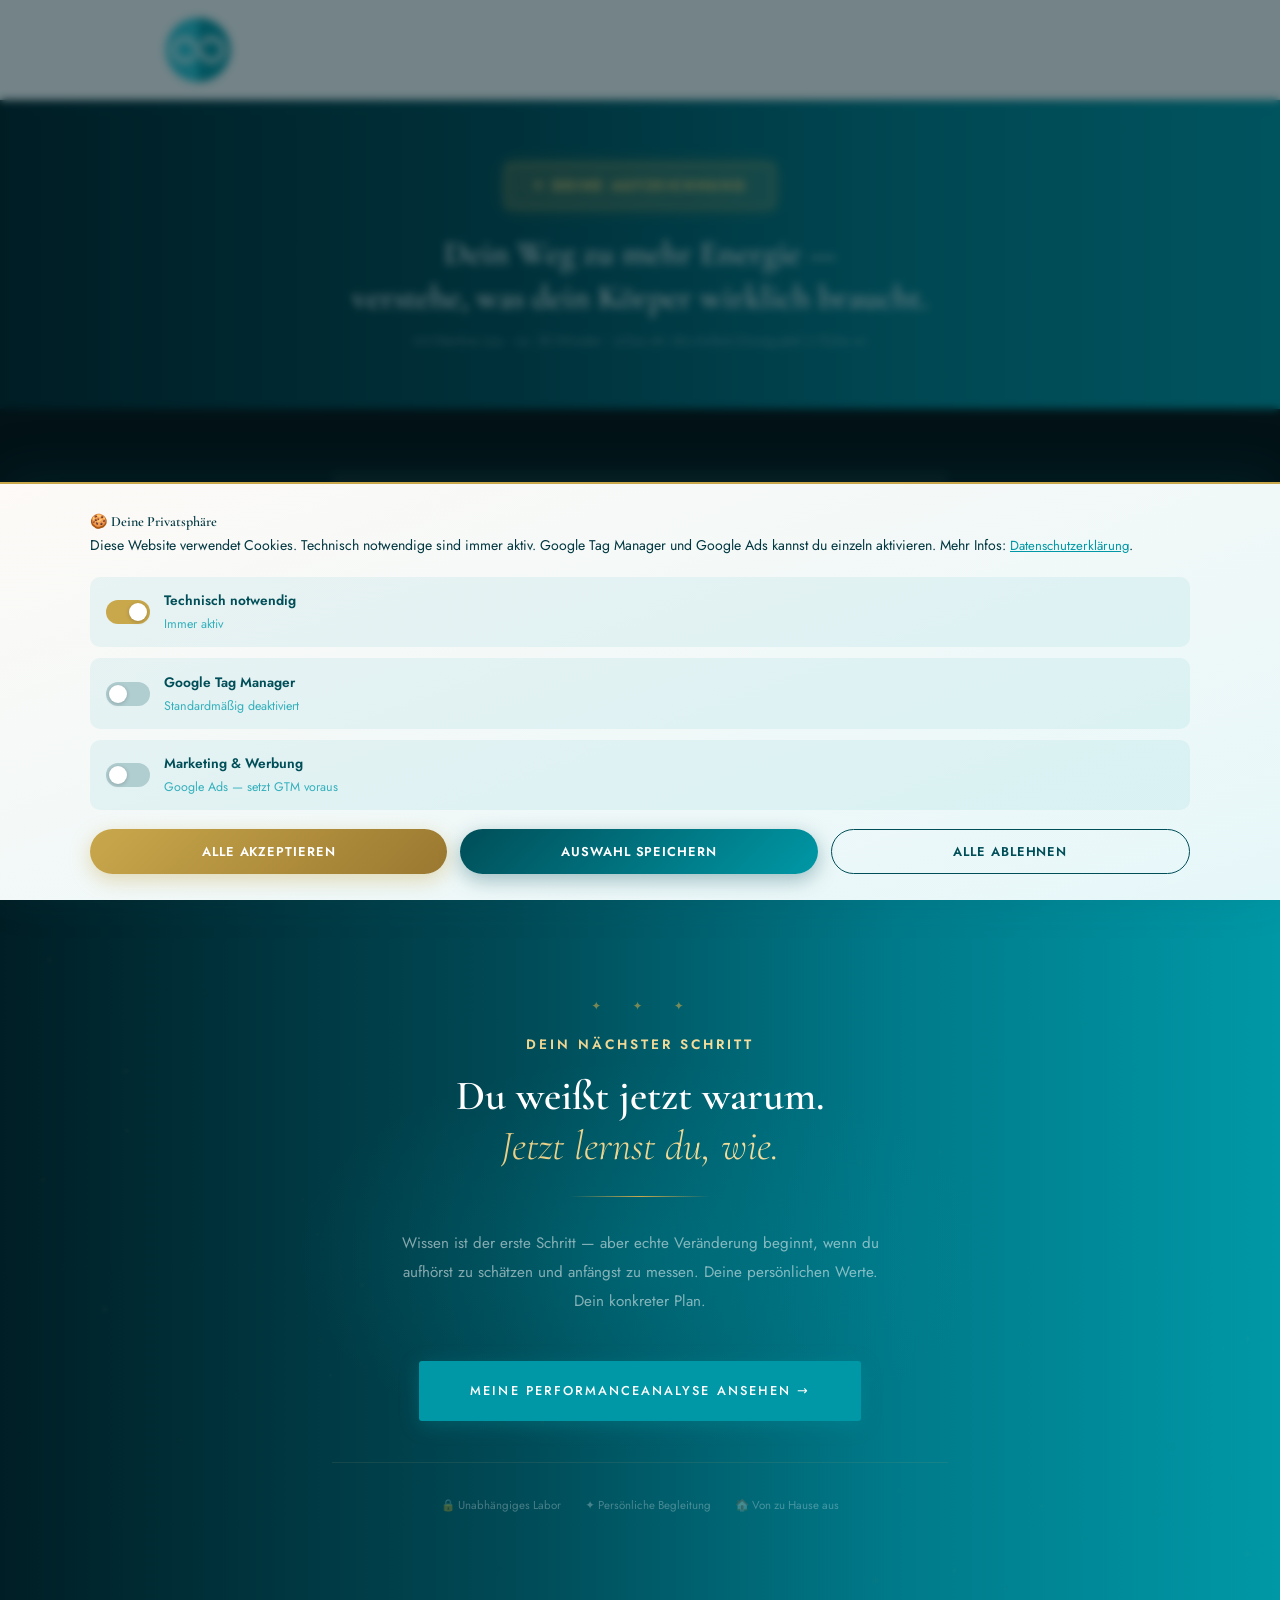
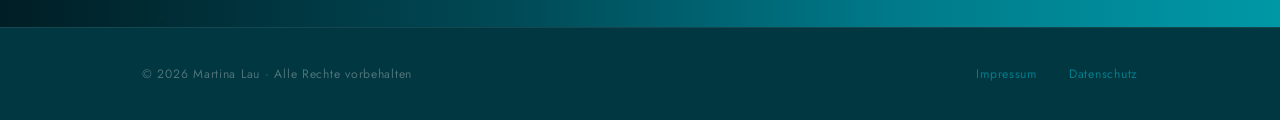
<file: energie-test-webinar.html>
<!DOCTYPE html>
<html lang="de">
<head>
  <meta charset="UTF-8" />
  <meta name="viewport" content="width=device-width, initial-scale=1.0" />
  <title>Deine Webinar-Aufzeichnung | Martina Lau</title>
  <meta name="robots" content="noindex, nofollow" />

  <!-- Consent Mode v2 Default -->
  <script>
    window.dataLayer = window.dataLayer || [];
    function gtag(){dataLayer.push(arguments);}
    gtag('consent', 'default', {
      'ad_storage': 'denied', 'ad_user_data': 'denied',
      'ad_personalization': 'denied', 'analytics_storage': 'denied',
      'functionality_storage': 'denied', 'personalization_storage': 'denied',
      'security_storage': 'denied', 'wait_for_update': 1000
    });
    // Gespeicherte Einwilligung SOFORT anwenden — vor GTM-Start
    (function() {
      try {
        var raw = localStorage.getItem('martina_lau_consent');
        if (!raw) return;
        var d = JSON.parse(raw);
        if (d.expires && Date.now() > d.expires) return;
        var mkt = !!d.marketing;
        gtag('consent', 'update', {
          'ad_storage':              mkt ? 'granted' : 'denied',
          'ad_user_data':            mkt ? 'granted' : 'denied',
          'ad_personalization':      mkt ? 'granted' : 'denied',
          'analytics_storage':       mkt ? 'granted' : 'denied',
          'functionality_storage':   mkt ? 'granted' : 'denied',
          'personalization_storage': mkt ? 'granted' : 'denied'
        });
      } catch (e) {}
    })();
  </script>
  <!-- Google Tag Manager -->
  <script>(function(w,d,s,l,i){w[l]=w[l]||[];w[l].push({'gtm.start':
  new Date().getTime(),event:'gtm.js'});var f=d.getElementsByTagName(s)[0],
  j=d.createElement(s),dl=l!='dataLayer'?'&l='+l:'';j.async=true;j.src=
  'https://www.googletagmanager.com/gtm.js?id='+i+dl;f.parentNode.insertBefore(j,f);
  })(window,document,'script','dataLayer','GTM-PBWMW7QB');</script>
  <!-- End Google Tag Manager -->
  <script>function loadGTM(){}</script>

  <!-- MailerLite Universal -->
  <script>
    (function(w,d,e,u,f,l,n){w[f]=w[f]||function(){(w[f].q=w[f].q||[])
    .push(arguments);},l=d.createElement(e),l.async=1,l.src=u,
    n=d.getElementsByTagName(e)[0],n.parentNode.insertBefore(l,n);})
    (window,document,'script','https://assets.mailerlite.com/js/universal.js','ml');
    ml('account', '1700428');
  </script>
  <!-- End MailerLite Universal -->

  <link rel="stylesheet" href="css/style.css" />
</head>
<body>
<!-- Google Tag Manager (noscript) -->
<noscript><iframe src="https://www.googletagmanager.com/ns.html?id=GTM-PBWMW7QB"
height="0" width="0" style="display:none;visibility:hidden"></iframe></noscript>
<!-- End Google Tag Manager (noscript) -->

  <!-- NAV -->
  <nav class="nav">
    <div class="container">
      <div class="nav__inner">
        <a href="index.html" class="nav__logo">
          <div class="nav__logo-icon">
            <img src="Bilder/Logo_MartinaLau.png" alt="Martina Lau Logo" />
          </div>
          <div class="nav__logo-name">
            Martina Lau
            <small>Gesundheit &amp; Vitalität</small>
          </div>
        </a>
      </div>
    </div>
  </nav>

  <!-- WEBINAR HEADER -->
  <div class="webinar-header">
    <canvas id="particles-canvas" aria-hidden="true"></canvas>
    <div class="ribbons" aria-hidden="true">
      <div class="ribbon"></div>
      <div class="ribbon"></div>
      <div class="ribbon"></div>
      <div class="ribbon-glow"></div>
      <div class="ribbon-glow"></div>
    </div>
    <div class="container--narrow">
      <div class="gold-badge" style="margin:0 auto 1.5rem;width:fit-content;">
        ✦ DEINE AUFZEICHNUNG
      </div>
      <h1>Dein Weg zu mehr Energie —<br/>verstehe, was dein Körper wirklich braucht.</h1>
      <p style="margin-top:0.6rem;">mit Martina Lau · ca. 30 Minuten · schau dir die Aufzeichnung jetzt in Ruhe an</p>
    </div>
  </div>

  <!-- ════════════════════════
       VIDEO SECTION
       ════════════════════════ -->
  <section class="video-section">
    <div class="container--narrow">
      <div class="video-wrapper">
        <iframe
          src="https://www.youtube-nocookie.com/embed/H3W1RrI-d50?rel=0"
          title="Webinar-Aufzeichnung — Martina Lau"
          allow="accelerometer; clipboard-write; encrypted-media; gyroscope; picture-in-picture"
          allowfullscreen
          loading="lazy">
        </iframe>
      </div>
    </div>
  </section>

  <!-- POST-VIDEO CTA -->
  <section class="cta-section">
    <canvas id="particles-canvas-cta" aria-hidden="true"></canvas>
    <div class="ribbons" aria-hidden="true">
      <div class="ribbon"></div>
      <div class="ribbon"></div>
      <div class="ribbon"></div>
      <div class="ribbon"></div>
      <div class="ribbon"></div>
      <div class="ribbon-glow"></div>
      <div class="ribbon-glow"></div>
      <div class="ribbon-glow"></div>
    </div>

    <div class="container--narrow">
      <span class="gold-star">✦ &nbsp; ✦ &nbsp; ✦</span>
      <span class="eyebrow eyebrow--gold" style="display:block;text-align:center;margin-bottom:1rem;">Dein nächster Schritt</span>

      <h2>Du weißt jetzt warum.<br/><em>Jetzt lernst du, wie.</em></h2>

      <div class="divider divider--gold" style="margin:1.5rem auto 2rem;"></div>

      <p>Wissen ist der erste Schritt — aber echte Veränderung beginnt, wenn du aufhörst zu schätzen und anfängst zu messen. Deine persönlichen Werte. Dein konkreter Plan.</p>

      <a href="sales.html" class="btn btn--primary btn--lg">Meine Performanceanalyse ansehen →</a>

      <div style="display:flex;justify-content:center;align-items:center;gap:1.5rem;flex-wrap:wrap;margin-top:2rem;padding-top:2rem;border-top:1px solid rgba(212,175,110,0.1);">
        <span style="font-size:0.72rem;color:rgba(255,255,255,0.28);">🔒 Unabhängiges Labor</span>
        <span style="font-size:0.72rem;color:rgba(255,255,255,0.28);">✦ Persönliche Begleitung</span>
        <span style="font-size:0.72rem;color:rgba(255,255,255,0.28);">🏠 Von zu Hause aus</span>
      </div>
    </div>
  </section>

  <!-- FOOTER -->
  <footer class="footer">
    <div class="container">
      <div class="footer__inner">
        <span>© 2026 Martina Lau · Alle Rechte vorbehalten</span>
        <div class="footer__links">
          <a href="impressum.html">Impressum</a>
          <a href="datenschutz.html">Datenschutz</a>
        </div>
      </div>
    </div>
  </footer>

  <script src="js/main.js"></script>

<!-- Cookie Banner — Consent Mode v2 -->
<style>
  #cb-overlay { position:fixed;inset:0;z-index:99998;background:rgba(0,30,37,.55);backdrop-filter:blur(4px);display:none;opacity:0;transition:opacity .35s ease; }
  #cb-overlay.cb-visible { display:block; }
  #cb-overlay.cb-show { opacity:1; }
  #cb-banner { position:fixed;bottom:0;left:0;right:0;z-index:99999;background:linear-gradient(160deg,#FDFAF7 0%,#E6F7F9 100%);border-top:2px solid #C9A84C;box-shadow:0 -12px 48px rgba(0,78,88,.18);padding:1.6rem 2rem;display:none;transform:translateY(100%);transition:transform .45s cubic-bezier(0.22,1,0.36,1);font-family:'Jost',sans-serif; }
  #cb-banner.cb-visible { display:block; }
  #cb-banner.cb-show { transform:translateY(0); }
  .cb-inner { max-width:1100px;margin:0 auto; }
  .cb-top { display:flex;gap:2rem;align-items:flex-start;flex-wrap:wrap;margin-bottom:1.2rem; }
  .cb-text { flex:1;min-width:260px; }
  .cb-text p { font-size:.88rem;line-height:1.7;color:#003740;margin:0; }
  .cb-text a { color:#0098A6;text-decoration:underline;font-size:.82rem; }
  .cb-title { font-family:'Cormorant Garamond',serif;font-size:1.3rem;font-weight:600;color:#004E58;margin-bottom:.5rem; }
  .cb-toggles { display:flex;flex-direction:column;gap:.7rem;margin-bottom:1.2rem; }
  .cb-toggle-row { display:flex;align-items:center;gap:.9rem;background:rgba(0,152,166,.07);border-radius:10px;padding:.7rem 1rem; }
  .cb-toggle-label { flex:1;font-size:.84rem;color:#003740; }
  .cb-toggle-label strong { display:block;font-size:.86rem;font-weight:700;color:#004E58; }
  .cb-toggle-label span { font-size:.78rem;color:#33B0BC; }
  .cb-switch { position:relative;width:44px;height:24px;flex-shrink:0; }
  .cb-switch input { opacity:0;width:0;height:0; }
  .cb-slider { position:absolute;inset:0;background:#B0CDD0;border-radius:24px;cursor:pointer;transition:background .3s; }
  .cb-slider::before { content:'';position:absolute;width:18px;height:18px;border-radius:50%;background:#fff;left:3px;top:3px;transition:transform .3s;box-shadow:0 1px 4px rgba(0,0,0,.2); }
  .cb-switch input:checked + .cb-slider { background:#0098A6; }
  .cb-switch input:checked + .cb-slider::before { transform:translateX(20px); }
  .cb-switch input:disabled + .cb-slider { background:#C9A84C;cursor:default; }
  .cb-switch input:disabled + .cb-slider::before { transform:translateX(20px); }
  .cb-buttons { display:flex;gap:.8rem;flex-wrap:wrap; }
  .cb-btn { flex:1;min-width:130px;padding:.75rem 1.4rem;border-radius:50px;border:none;cursor:pointer;font-family:'Jost',sans-serif;font-size:.8rem;font-weight:700;letter-spacing:.07em;text-transform:uppercase;transition:all .3s ease; }
  .cb-btn-accept { background:linear-gradient(135deg,#C9A84C,#9A7830);color:#fff;box-shadow:0 6px 20px rgba(201,168,76,.4); }
  .cb-btn-accept:hover { transform:translateY(-2px); }
  .cb-btn-save { background:linear-gradient(135deg,#004E58,#0098A6);color:#fff;box-shadow:0 6px 20px rgba(0,78,88,.35); }
  .cb-btn-save:hover { transform:translateY(-2px); }
  .cb-btn-reject { background:transparent;color:#004E58;border:1.5px solid #004E58;flex:1;min-width:130px; }
  .cb-btn-reject:hover { background:rgba(0,78,88,.08); }
  @media(max-width:640px){ #cb-banner{padding:1.2rem 1rem;} .cb-buttons{flex-direction:column;} .cb-btn{min-width:unset;} }
</style>
<div id="cb-overlay"></div>
<div id="cb-banner" role="dialog" aria-modal="true" aria-label="Cookie-Einstellungen">
  <div class="cb-inner">
    <div class="cb-top"><div class="cb-text">
      <p class="cb-title">🍪 Deine Privatsphäre</p>
      <p>Diese Website verwendet Cookies. Technisch notwendige sind immer aktiv. Google Tag Manager und Google Ads kannst du einzeln aktivieren. Mehr Infos: <a href="datenschutz.html">Datenschutzerklärung</a>.</p>
    </div></div>
    <div class="cb-toggles">
      <div class="cb-toggle-row"><label class="cb-switch"><input type="checkbox" checked disabled><span class="cb-slider"></span></label><div class="cb-toggle-label"><strong>Technisch notwendig</strong><span>Immer aktiv</span></div></div>
      <div class="cb-toggle-row"><label class="cb-switch"><input type="checkbox" id="cb-gtm"><span class="cb-slider"></span></label><div class="cb-toggle-label"><strong>Google Tag Manager</strong><span>Standardmäßig deaktiviert</span></div></div>
      <div class="cb-toggle-row"><label class="cb-switch"><input type="checkbox" id="cb-marketing"><span class="cb-slider"></span></label><div class="cb-toggle-label"><strong>Marketing &amp; Werbung</strong><span>Google Ads — setzt GTM voraus</span></div></div>
    </div>
    <div class="cb-buttons">
      <button class="cb-btn cb-btn-accept" id="cb-accept-all">Alle akzeptieren</button>
      <button class="cb-btn cb-btn-save" id="cb-save">Auswahl speichern</button>
      <button class="cb-btn cb-btn-reject" id="cb-reject-all">Alle ablehnen</button>
    </div>
  </div>
</div>
<script>'use strict';(function(){const K='martina_lau_consent',E=365,b=document.getElementById('cb-banner'),o=document.getElementById('cb-overlay'),g=document.getElementById('cb-gtm'),m=document.getElementById('cb-marketing');m.addEventListener('change',function(){if(this.checked)g.checked=true;});g.addEventListener('change',function(){if(!this.checked)m.checked=false;});function apply(gtm,mkt){loadGTM();gtag('consent','update',{'ad_storage':mkt?'granted':'denied','ad_user_data':mkt?'granted':'denied','ad_personalization':mkt?'granted':'denied','analytics_storage':mkt?'granted':'denied'});if(mkt){gtag('consent','update',{'functionality_storage':'granted','personalization_storage':'granted'});}(window.dataLayer=window.dataLayer||[]).push({'event':'consent_update','gtm_consent':gtm?'granted':'denied','marketing_consent':mkt?'granted':'denied'});}function save(gtm,mkt){localStorage.setItem(K,JSON.stringify({gtm:gtm,marketing:mkt,timestamp:new Date().toISOString(),version:'2.0',expires:Date.now()+E*86400000}));apply(gtm,mkt);close();}function open(){o.classList.add('cb-visible');b.classList.add('cb-visible');requestAnimationFrame(()=>{o.classList.add('cb-show');b.classList.add('cb-show');});document.body.style.overflow='hidden';}function close(){b.classList.remove('cb-show');o.classList.remove('cb-show');setTimeout(()=>{b.classList.remove('cb-visible');o.classList.remove('cb-visible');document.body.style.overflow='';},450);}function load(){try{const r=localStorage.getItem(K);if(!r)return null;const d=JSON.parse(r);if(d.expires&&Date.now()>d.expires){localStorage.removeItem(K);return null;}return d;}catch(e){return null;}}document.getElementById('cb-accept-all').addEventListener('click',()=>{g.checked=m.checked=true;save(true,true);});document.getElementById('cb-reject-all').addEventListener('click',()=>{g.checked=m.checked=false;save(false,false);});document.getElementById('cb-save').addEventListener('click',()=>{const gt=g.checked,mk=m.checked&&gt;save(gt,mk);});const s=load();if(s){apply(s.gtm||false,s.marketing||false);}else{setTimeout(open,600);}})();</script>

</body>
</html>
</file>
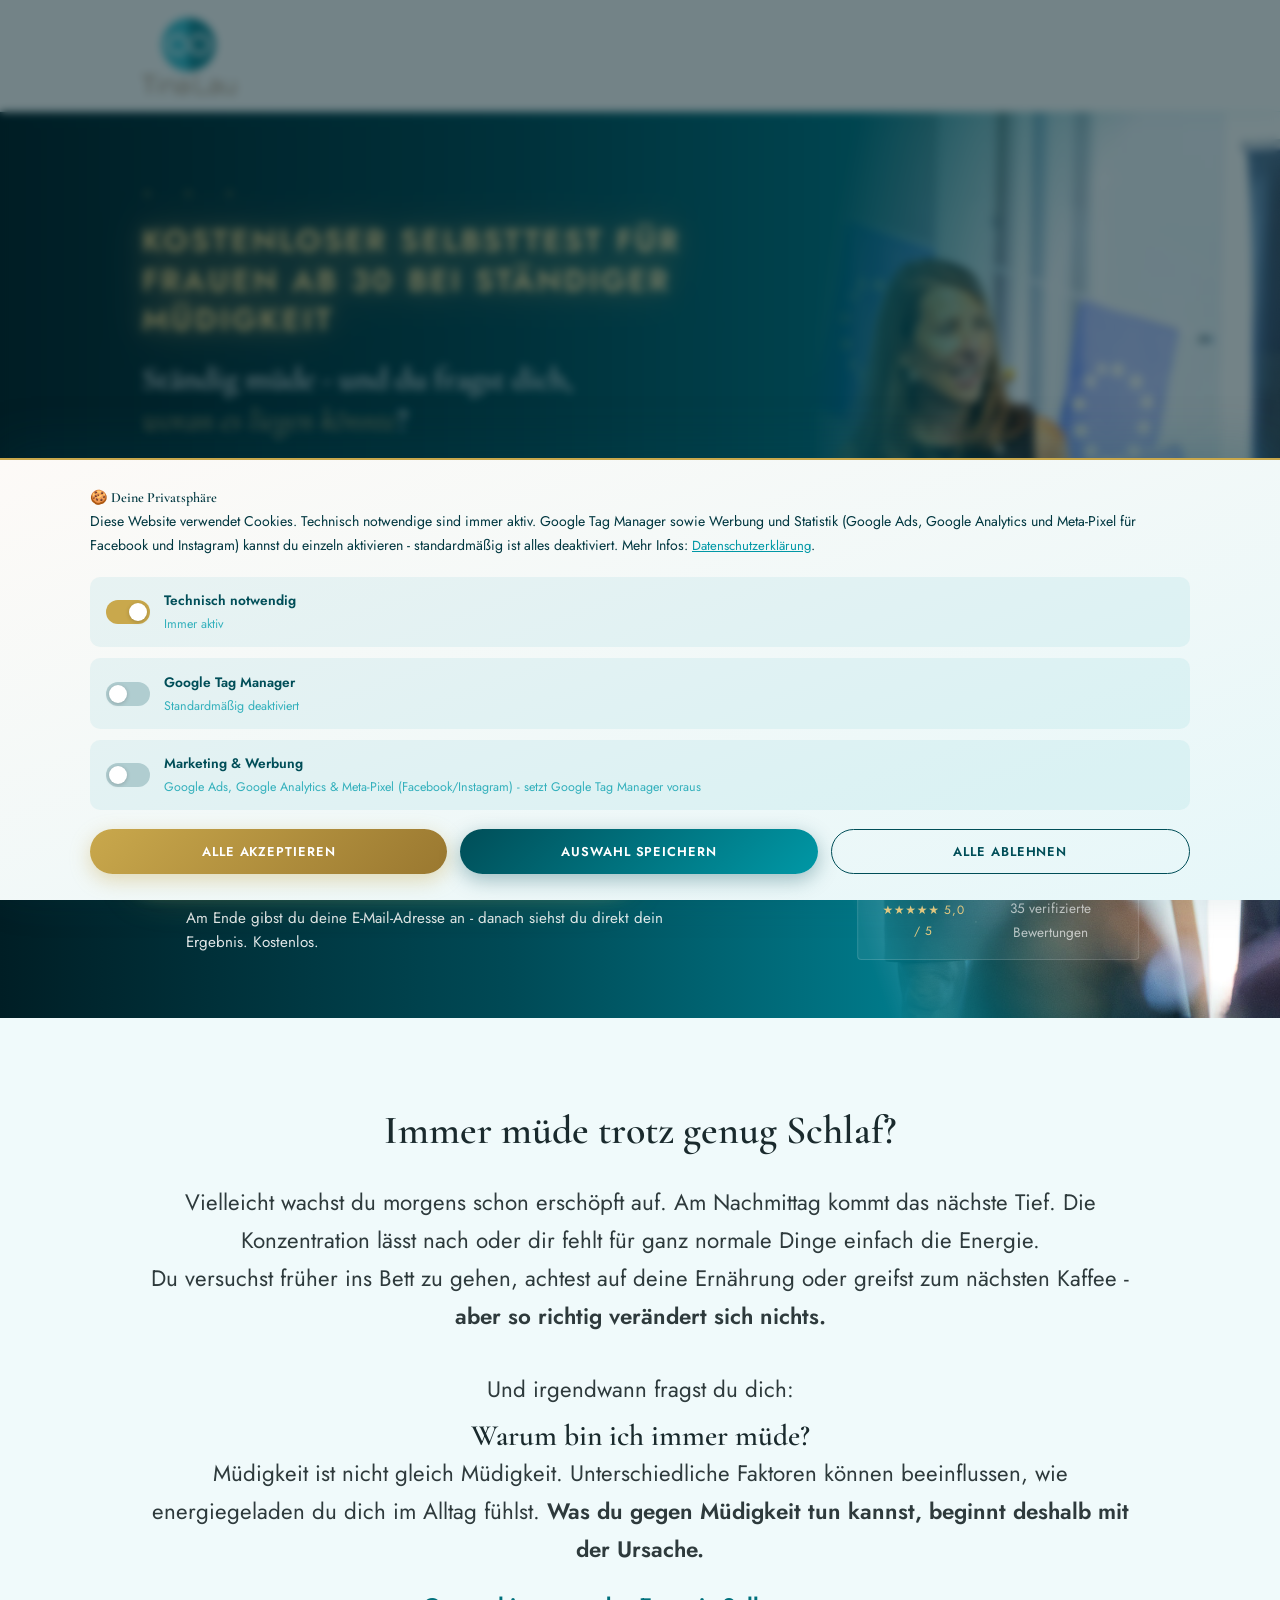
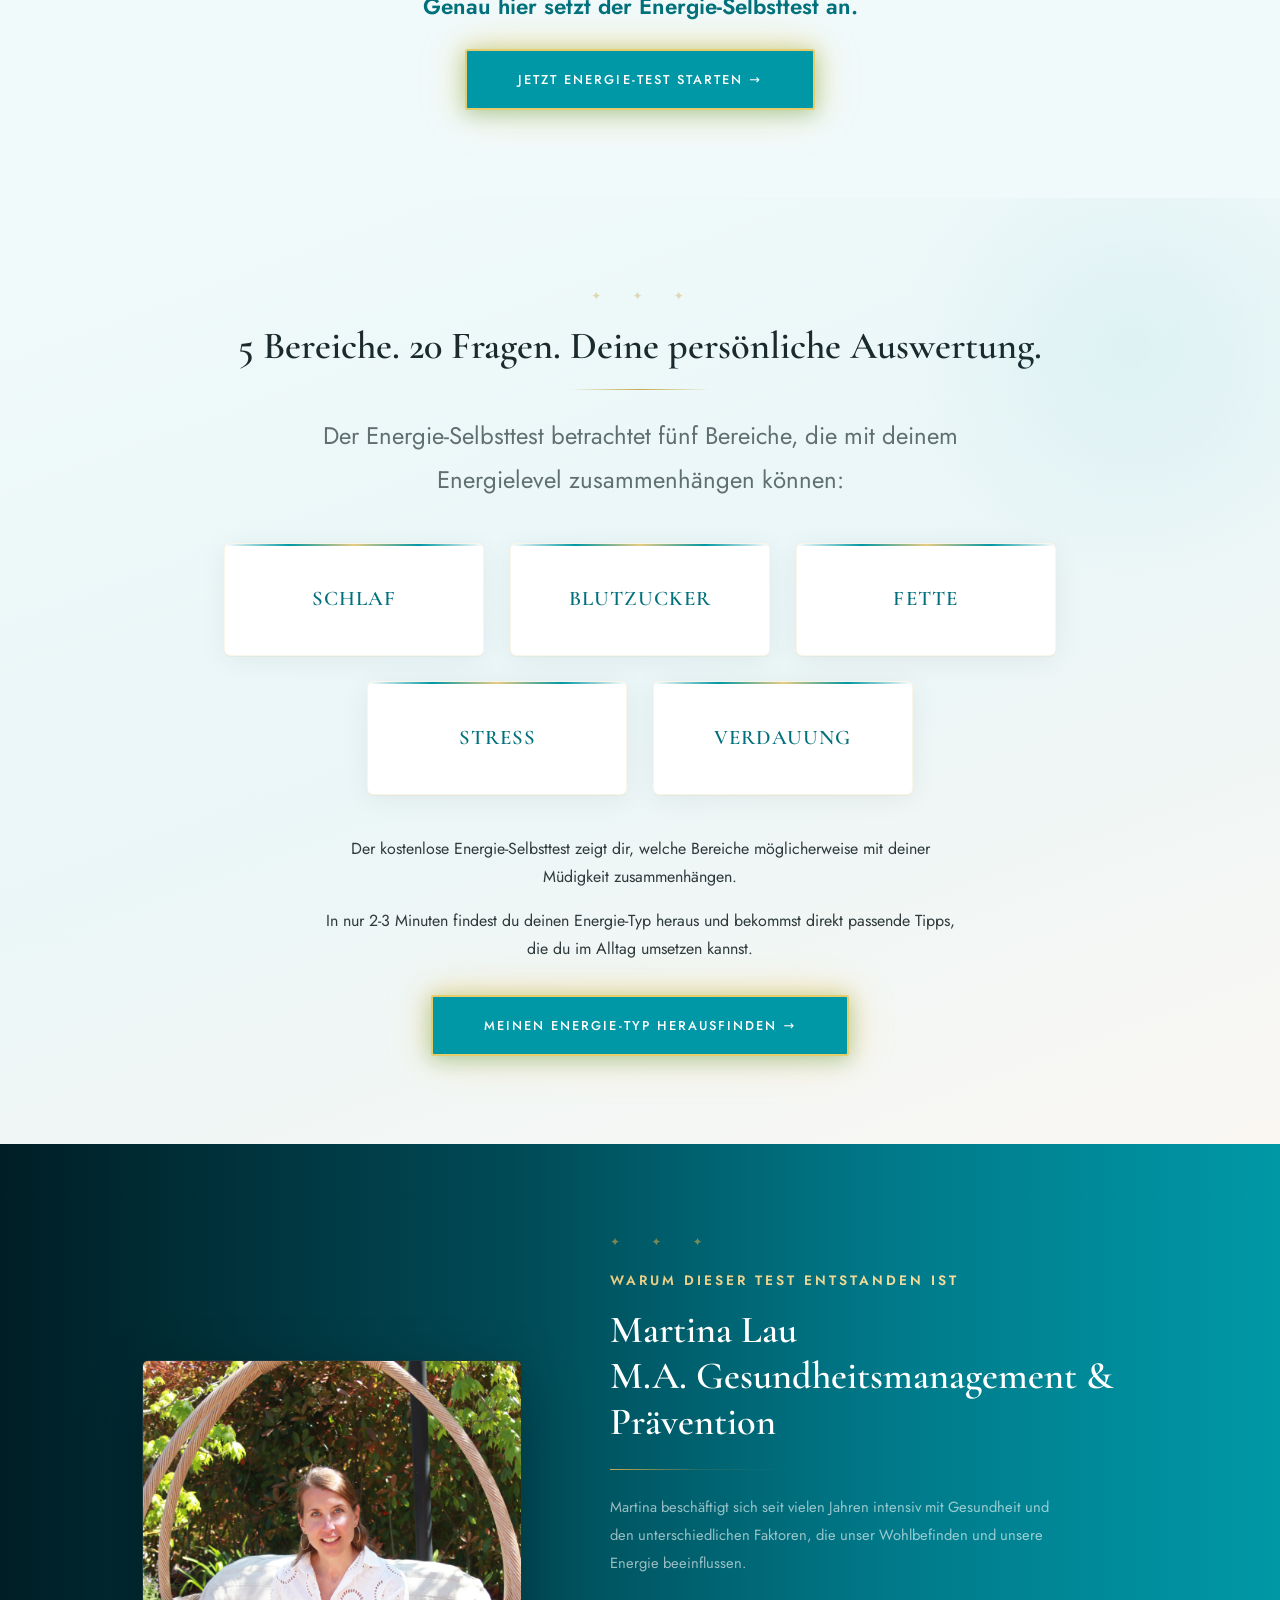
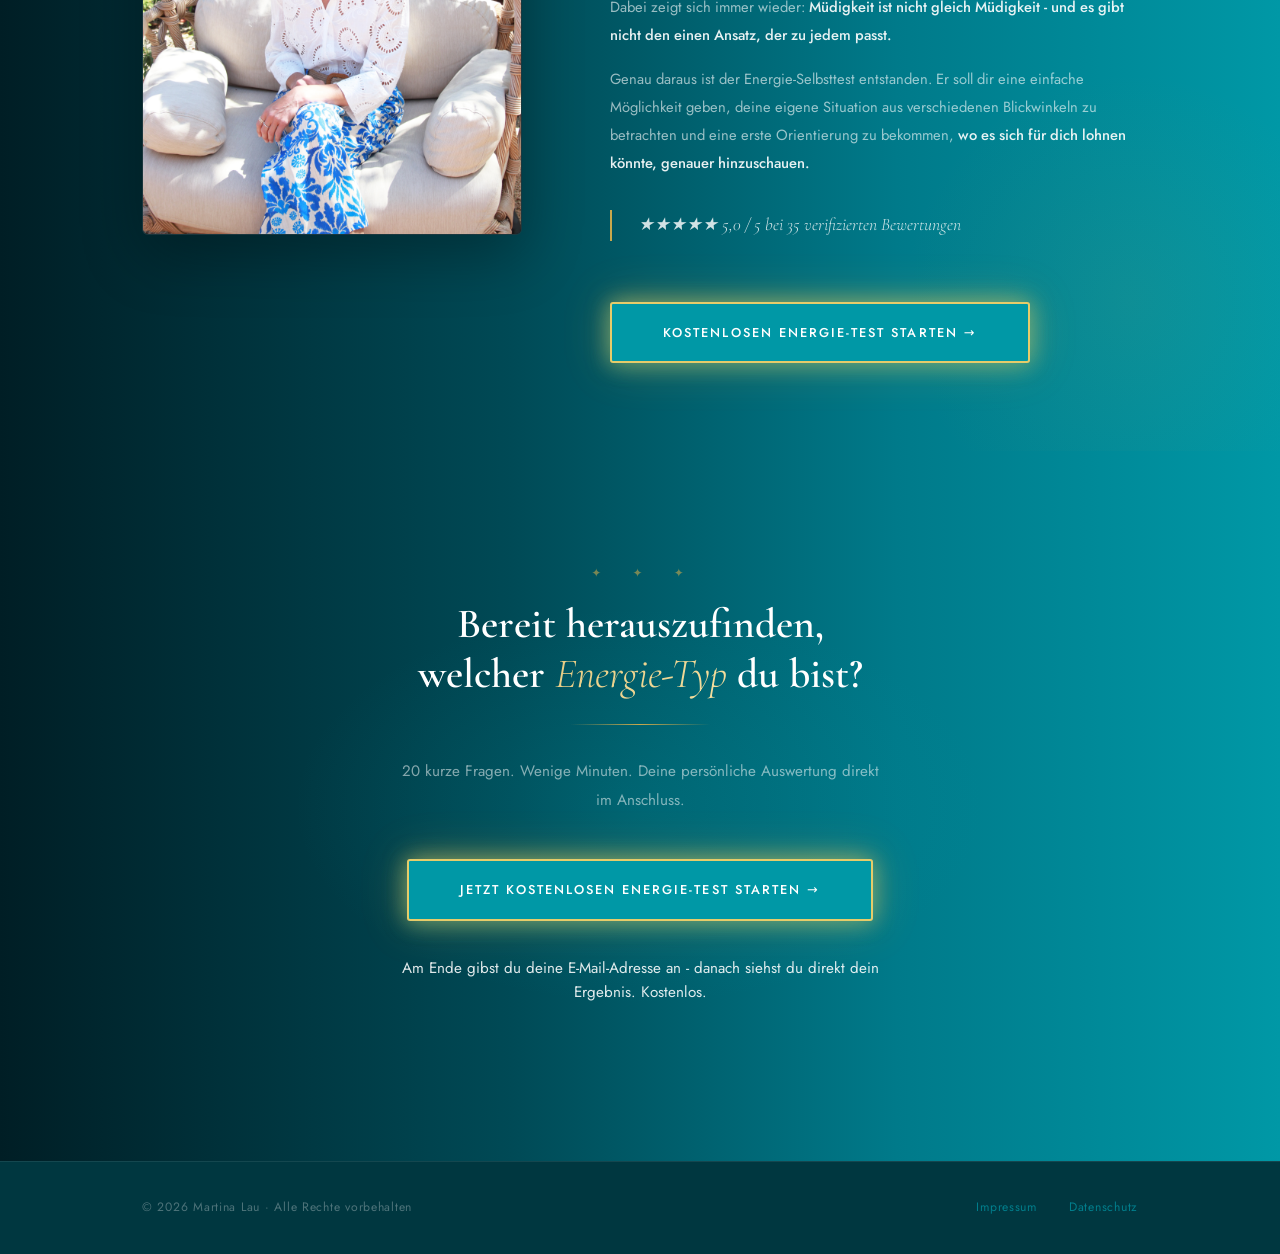
<file: energie-test.html>
<!DOCTYPE html>
<html lang="de">
<head>
  <meta charset="UTF-8" />
  <meta name="viewport" content="width=device-width, initial-scale=1.0" />
  <title>Energie-Test - Deine persönliche Energie-Auswertung | Martina Lau</title>
  <meta name="description" content="Immer müde, obwohl du eigentlich alles richtig machst? Mach den kostenlosen Energie-Test und erfahre in deiner persönlichen Auswertung, welcher von 5 Bereichen dich wirklich ausbremst." />
  <meta name="robots" content="index, follow" />

  <!-- Consent Mode v2 Default - muss VOR GTM stehen -->
  <script>
    window.dataLayer = window.dataLayer || [];
    function gtag(){dataLayer.push(arguments);}
    gtag('consent', 'default', {
      'ad_storage':              'denied',
      'ad_user_data':            'denied',
      'ad_personalization':      'denied',
      'analytics_storage':       'denied',
      'functionality_storage':   'denied',
      'personalization_storage': 'denied',
      'security_storage':        'denied',
      'wait_for_update': 1000
    });
    (function() {
      try {
        var raw = localStorage.getItem('martina_lau_consent');
        if (!raw) return;
        var d = JSON.parse(raw);
        if (d.expires && Date.now() > d.expires) return;
        var mkt = !!d.marketing;
        gtag('consent', 'update', {
          'ad_storage':              mkt ? 'granted' : 'denied',
          'ad_user_data':            mkt ? 'granted' : 'denied',
          'ad_personalization':      mkt ? 'granted' : 'denied',
          'analytics_storage':       mkt ? 'granted' : 'denied',
          'functionality_storage':   mkt ? 'granted' : 'denied',
          'personalization_storage': mkt ? 'granted' : 'denied'
        });
      } catch (e) {}
    })();
  </script>
  <!-- Google Tag Manager -->
  <script>(function(w,d,s,l,i){w[l]=w[l]||[];w[l].push({'gtm.start':
  new Date().getTime(),event:'gtm.js'});var f=d.getElementsByTagName(s)[0],
  j=d.createElement(s),dl=l!='dataLayer'?'&l='+l:'';j.async=true;j.src=
  'https://www.googletagmanager.com/gtm.js?id='+i+dl;f.parentNode.insertBefore(j,f);
  })(window,document,'script','dataLayer','GTM-PBWMW7QB');</script>
  <!-- End Google Tag Manager -->
  <script>function loadGTM(){}</script>

  <!-- MailerLite Universal -->
  <script>
    (function(w,d,e,u,f,l,n){w[f]=w[f]||function(){(w[f].q=w[f].q||[])
    .push(arguments);},l=d.createElement(e),l.async=1,l.src=u,
    n=d.getElementsByTagName(e)[0],n.parentNode.insertBefore(l,n);})
    (window,document,'script','https://assets.mailerlite.com/js/universal.js','ml');
    ml('account', '1700428');
  </script>
  <!-- End MailerLite Universal -->

  <link rel="stylesheet" href="css/style.css" />

  <style>
    /* ══════════════════════════════════════════
       ENERGIE-TEST - Quiz-Funnel (Seiten-Zusatz)
       ══════════════════════════════════════════ */
    .qz-screen { display: none; }
    .qz-screen.is-active { display: block; }

    /* Logo2 hat den Schriftzug "Tina Lau" eingebaut (statt nur dem Icon) - etwas größer als der Standard-Icon-Logo, damit der Text lesbar bleibt */
    .nav__logo-icon img { height: 76px; }

    .gold-em {
      font-style: italic; font-weight: 300;
      background: linear-gradient(135deg, var(--gold-light), var(--gold-bright), var(--gold-light));
      -webkit-background-clip: text; background-clip: text; -webkit-text-fill-color: transparent;
    }

    /* Intro - jetzt eine mehrteilige Landingpage (Hero, Wiedererkennung, Bereiche,
       Martina/Vertrauen, Abschluss-CTA) statt einem einzelnen Hero-Screen. Alle
       Start-Buttons tragen die Klasse .start-quiz-btn und starten denselben Quiz-Flow. */
    .qz-hero { padding: 4.5rem 0 4rem; }
    .qz-hero .container { position: relative; z-index: 1; }
    .qz-hero-grid { display: block; max-width: 640px; text-align: left; padding-right: 2rem; }
    .qz-hero-text .eyebrow--gold {
      font-size: clamp(1.4rem, 2.6vw, 1.9rem);
      letter-spacing: 0.1em;
      line-height: 1.3;
      margin-bottom: 1.2rem;
      filter: drop-shadow(0 0 10px rgba(212,175,110,0.65)) drop-shadow(0 0 22px rgba(212,175,110,0.4));
    }
    .qz-hero-text h1 { font-size: clamp(1.7rem, 2.5vw, 2.25rem); line-height: 1.28; margin-bottom: 1.1rem; white-space: normal; }
    /* .webinar-header davor, sonst gewinnt .webinar-header p (0.85rem) aus style.css */
    .webinar-header .qz-intro-lead { font-size: clamp(1.1rem, 1.5vw, 1.3rem); line-height: 1.6; color: rgba(255,255,255,0.9); }
    .webinar-header .qz-areas-line { font-size: clamp(1rem, 1.3vw, 1.1rem); color: var(--gold-light); letter-spacing: 0.03em; margin: 0.8rem 0 1.8rem; }

    .qz-benefits { list-style: none; margin: 0 0 1.8rem; text-align: left; }
    .qz-benefits li {
      display: flex; align-items: flex-start; gap: 0.7rem;
      font-size: 1.1rem; color: rgba(255,255,255,0.85); line-height: 1.5;
      margin-bottom: 0.9rem;
    }
    .qz-benefits li:last-child { margin-bottom: 0; }
    .qz-benefits li .check { color: var(--gold-light); font-size: 1.1rem; flex-shrink: 0; margin-top: 1px; }

    /* Leuchtender Gold-Rahmen um alle Quiz-Start-Buttons, angelehnt an den
       Countdown-Kasten auf index.html (#countdown-bar) */
    .start-quiz-btn {
      border: 2px solid rgba(255,210,100,0.9) !important;
      box-shadow: 0 4px 20px rgba(0,152,166,0.3), 0 0 22px rgba(255,210,80,0.55), 0 0 46px rgba(255,190,60,0.28) !important;
    }
    .start-quiz-btn:hover {
      box-shadow: 0 10px 32px rgba(0,152,166,0.45), 0 0 30px rgba(255,210,80,0.75), 0 0 60px rgba(255,190,60,0.4) !important;
    }

    .qz-hero-text #start-quiz-btn { font-size: 0.95rem; padding: 1.35rem 3.2rem; }
    .qz-microcopy { margin-top: 1.2rem; font-size: 0.8rem; color: rgba(255,255,255,0.4); }
    /* höhere Spezifität, sonst gewinnt .webinar-header p (blass, 0.85rem) aus style.css */
    .webinar-header p.qz-microcopy--clear, section p.qz-microcopy--clear { font-size: 0.95rem; line-height: 1.6; color: rgba(255,255,255,0.88); max-width: 520px; margin-left: auto; margin-right: auto; }

    /* Foto bricht bewusst aus dem .container aus und läuft rechts randlos bis zur
       Viewport-Kante - deshalb jetzt direktes Kind von .qz-hero (position:relative),
       nicht mehr Teil von .qz-hero-grid. Text-Container bekommt bewusst höheren
       z-index, sonst legt sich das Foto (später im DOM, gleicher z-index von
       .webinar-header > *) optisch über den Text statt dahinter. */
    .qz-hero > .container { position: relative; z-index: 2; }
    .qz-hero-photo { position: absolute; top: 0; right: 0; bottom: 0; width: 44vw; min-width: 440px; text-align: center; z-index: 1; }
    .qz-hero-photo img {
      position: absolute; inset: 0; width: 100%; height: 100%;
      object-fit: cover; object-position: 60% 22%;
      mask-image: radial-gradient(ellipse 85% 95% at 100% 45%, black 55%, transparent 100%);
      -webkit-mask-image: radial-gradient(ellipse 85% 95% at 100% 45%, black 55%, transparent 100%);
    }
    .qz-hero-photo .trust-strip {
      position: absolute; left: 50%; bottom: 58px; transform: translateX(-50%);
      max-width: 380px !important; margin: 0 !important; justify-content: center; z-index: 2;
    }
    .qz-hero-photo .trust-strip__text { font-size: 0.85rem; }

    #screen-intro .qz-area-grid { display: flex; flex-wrap: wrap; justify-content: center; gap: 1.6rem; margin-top: 2.5rem; max-width: 920px; margin-left: auto; margin-right: auto; }
    #screen-intro .qz-area-grid .learn-card { flex: 0 1 260px; padding: 2.6rem 2rem; text-align: center; }
    #screen-intro .qz-area-grid .learn-card h4 { font-size: 1.3rem; letter-spacing: 0.05em; text-transform: uppercase; color: var(--teal-dark); margin: 0; }
    #screen-intro .qz-areas-intro { font-size: clamp(1.2rem, 2vw, 1.5rem) !important; max-width: 680px !important; }

    .qz-recognition h2 { font-size: clamp(1.9rem, 3.2vw, 2.5rem); margin-bottom: 1.8rem; }
    .qz-recognition h3 { font-size: clamp(1.45rem, 2.4vw, 1.85rem); margin-top: 0.6rem !important; }
    .qz-recognition p { font-size: clamp(1.15rem, 1.9vw, 1.4rem); line-height: 1.7; }

    /* Unter 900px: Foto bleibt Vollflächen-Hintergrund hinter dem Text (das wollte
       die Kundin ausdrücklich so) - dafür sorgt ein dunkler Scrim über dem Bild,
       damit der Text lesbar bleibt, egal wie hell die Stelle im Foto ist. */
    @media (max-width: 900px) {
      .qz-hero-grid { max-width: 100%; padding-right: 0; text-align: center; }
      .qz-hero-text { text-align: center; }
      .qz-benefits { text-align: left; max-width: 420px; margin-left: auto; margin-right: auto; }

      .qz-hero-photo {
        position: absolute; inset: 0; top: 0; right: 0; bottom: 0;
        width: 100%; min-width: 0; height: 100%;
        margin-top: 0;
      }
      .qz-hero-photo img {
        mask-image: none; -webkit-mask-image: none;
        object-position: 50% 18%;
      }
      .qz-hero-photo::after {
        content: ''; position: absolute; inset: 0;
        background: linear-gradient(180deg, rgba(3,26,32,0.88) 0%, rgba(3,26,32,0.8) 55%, rgba(3,26,32,0.9) 100%);
      }
      /* Unter dem Button eine zweite, normal im Textfluss stehende Bewertungs-Zeile
         zeigen (kollidiert dort mit nichts) - die im Bild schwebende obere Variante
         auf Mobile stattdessen ausblenden. */
      .qz-hero-photo .trust-strip { display: none; }
      .qz-hero-trust-mobile {
        display: flex !important; justify-content: center;
        margin: 1.2rem auto !important; max-width: none !important;
      }
    }
    .qz-hero-trust-mobile { display: none; }
    @media (max-width: 600px) {
      .qz-hero-text h1 { font-size: clamp(1.8rem, 7vw, 2.3rem); }
      .webinar-header .qz-intro-lead { font-size: 1.1rem; }
    }

    /* Quiz */
    .qz-progress { width: 100%; height: 6px; background: rgba(0,152,166,0.12); border-radius: 6px; overflow: hidden; margin-bottom: 0.7rem; }
    .qz-progress__bar { height: 100%; width: 0%; background: linear-gradient(90deg, var(--teal-dark), var(--teal), var(--teal-light)); border-radius: 6px; transition: width 0.4s ease; }
    .qz-dimtag { text-align: center; font-size: 0.68rem; letter-spacing: 0.16em; text-transform: uppercase; color: var(--gold-deep); font-weight: 600; margin-bottom: 0.4rem; }
    .qz-progress__label { font-size: 0.72rem; letter-spacing: 0.14em; text-transform: uppercase; color: var(--warm-gray); text-align: center; margin-bottom: 2rem; }

    .qz-question__title { font-size: clamp(1.2rem, 3.4vw, 1.55rem); text-align: center; margin-bottom: 2rem; line-height: 1.35; }

    .qz-options { list-style: none; display: flex; flex-direction: column; gap: 0.9rem; }
    .qz-option {
      display: block; width: 100%; text-align: left;
      background: var(--white); border: 1.5px solid var(--border);
      border-radius: 8px; padding: 1.15rem 1.4rem;
      font-family: var(--font-sans); font-size: 1rem; color: var(--charcoal);
      cursor: pointer; transition: border-color 0.2s, background 0.2s, box-shadow 0.2s, transform 0.1s;
    }
    .qz-option:hover { border-color: rgba(0,152,166,0.4); background: var(--teal-pale); }
    .qz-option:active { transform: scale(0.99); }
    .qz-option.is-selected { border-color: var(--teal); background: var(--teal-pale); box-shadow: 0 0 0 2px rgba(0,152,166,0.15); }

    .qz-back {
      display: inline-block; margin-top: 1.8rem; background: none; border: none;
      color: var(--warm-gray); font-size: 0.8rem; cursor: pointer; text-decoration: underline;
      font-family: var(--font-sans);
    }

    /* E-Mail-Gate - nutzt bestehende .form-box Optik */
    #screen-email input { font-size: 16px; }

    /* Keine einzelnen Wörter in der letzten Zeile */
    h1, h2, h3 { text-wrap: balance; }
    p, li { text-wrap: pretty; }

    /* Vorab-Blick aufs Ergebnis über dem E-Mail-Formular */
    .qz-teaser { background: var(--gradient-dark); color: #fff; border-radius: 10px; padding: 2rem 2rem 1.6rem; margin-bottom: 1.6rem; text-align: center; box-shadow: 0 16px 48px rgba(0,55,64,0.18); border: 1px solid rgba(255,210,100,0.35); }
    .qz-teaser__eyebrow { font-size: 0.72rem; letter-spacing: 0.18em; text-transform: uppercase; color: #FFD87A; font-weight: 600; margin: 0 0 0.6rem; }
    .qz-teaser__type { font-family: var(--font-serif); font-size: clamp(1.6rem, 4vw, 2.2rem); line-height: 1.2; margin: 0 0 0.6rem; color: #fff; text-wrap: balance; }
    .qz-teaser__text { font-size: 0.98rem; line-height: 1.7; color: rgba(255,255,255,0.85); margin: 0 auto 1.2rem; max-width: 460px; text-wrap: pretty; }
    .qz-teaser__list { list-style: none; padding: 0; margin: 0 auto 1rem; max-width: 380px; text-align: left; }
    .qz-teaser__list li { font-size: 0.88rem; color: rgba(255,255,255,0.8); padding: 0.25rem 0; display: flex; gap: 0.6rem; }
    .qz-teaser__list li span { color: #FFD87A; flex-shrink: 0; }
    .qz-teaser__lock { font-size: 0.85rem; color: #FFD87A; margin: 0; }
    .qz-teaser__list-title { font-size: 0.82rem; color: rgba(255,255,255,0.7); margin: 0 0 0.4rem; }

    /* Ergebnis */
    .qz-result-card {
      background: var(--white); border: 1px solid var(--gold-border); border-radius: 10px;
      padding: 2.2rem 1.9rem; margin-top: 1.5rem;
      box-shadow: 0 4px 28px rgba(0,0,0,0.06), 0 1px 0 rgba(201,168,76,0.08);
    }
    .qz-result-card p { font-size: 0.95rem; color: var(--charcoal); line-height: 1.85; margin-bottom: 0.9rem; }
    .qz-result-card p:last-child { margin-bottom: 0; }
    .qz-result-card em { color: var(--gold-deep); font-style: italic; }

    .qz-check-card {
      background: var(--white); border: 1px solid var(--border); border-radius: 10px;
      padding: 1.8rem 1.9rem; margin-top: 1.2rem;
      box-shadow: 0 4px 20px rgba(0,0,0,0.04);
    }
    .qz-check-card h4 {
      font-family: var(--font-sans); font-size: 0.7rem; font-weight: 600; letter-spacing: 0.16em;
      text-transform: uppercase; color: var(--teal-dark); margin-bottom: 1rem;
    }
    .qz-check-row { display: flex; align-items: flex-start; gap: 0.7rem; font-size: 0.86rem; color: var(--charcoal); line-height: 1.6; margin-bottom: 0.7rem; }
    .qz-check-row:last-child { margin-bottom: 0; }
    .qz-dot { width: 9px; height: 9px; border-radius: 50%; margin-top: 5px; flex: 0 0 9px; }
    .qz-dot--0 { background: #4CAF82; }
    .qz-dot--1 { background: var(--gold); }
    .qz-dot--2 { background: #D9765C; }

    .qz-tip {
      background: var(--gold-subtle); border-left: 2px solid var(--gold);
      border-radius: 0 8px 8px 0; padding: 1rem 1.2rem; margin-top: 1.2rem;
      font-size: 0.85rem; color: var(--charcoal); line-height: 1.7;
    }
    .qz-tip strong { color: var(--gold-deep); }
    .qz-tip em { font-style: italic; color: var(--gold-deep); }

    .qz-safety {
      background: var(--teal-pale); border: 1px solid rgba(0,152,166,0.15);
      border-radius: 8px; padding: 1.2rem 1.4rem; margin-top: 1.5rem;
    }
    .qz-safety p { font-size: 0.78rem; color: var(--warm-gray); line-height: 1.75; }

    .qz-referent { margin-top: 2.2rem; padding-top: 2rem; border-top: 1px solid var(--border); }
    .qz-referent__who { display: flex; align-items: center; gap: 0.9rem; margin-bottom: 1.1rem; }
    .qz-referent__who img { width: 56px; height: 56px; border-radius: 50%; object-fit: cover; object-position: center top; border: 2px solid rgba(212,175,110,0.45); flex-shrink: 0; }
    .qz-referent__who strong { display: block; font-size: 0.95rem; color: var(--dark); }
    .qz-referent__who span { font-size: 0.76rem; color: var(--warm-gray); }
    .qz-referent p { font-size: 0.88rem; color: var(--charcoal); line-height: 1.8; margin-bottom: 0.9rem; }
    .qz-referent__awards { font-size: 0.74rem; color: var(--warm-gray); margin-bottom: 1.1rem; }
    .qz-quote { border-left: 2px solid var(--gold); padding-left: 1.2rem; margin: 0; }
    .qz-quote p { font-family: var(--font-serif); font-style: italic; font-size: 0.92rem; color: var(--charcoal); line-height: 1.75; margin-bottom: 0.4rem !important; }
    .qz-quote span { display: block; font-size: 0.7rem; color: var(--warm-gray); }

    .qz-webinar-cta {
      background: var(--gradient-dark); border-radius: 10px;
      padding: 2.8rem 2rem; text-align: center; margin-top: 2.2rem;
      color: #fff; position: relative; overflow: hidden;
      border: 1px solid rgba(255,210,100,0.5);
      box-shadow: 0 0 40px rgba(255,190,60,0.18), 0 20px 60px rgba(0,0,0,0.35);
    }
    #qz-webinar-btn {
      border: 2px solid rgba(255,210,100,0.9) !important;
      box-shadow: 0 4px 20px rgba(0,152,166,0.3), 0 0 22px rgba(255,210,80,0.55), 0 0 46px rgba(255,190,60,0.28) !important;
    }
    #qz-webinar-btn:hover {
      box-shadow: 0 10px 32px rgba(0,152,166,0.45), 0 0 30px rgba(255,210,80,0.75), 0 0 60px rgba(255,190,60,0.4) !important;
    }
    .qz-webinar-cta h3 { color: #fff; font-size: clamp(1.2rem, 3vw, 1.5rem); margin: 0.8rem 0 0.5rem; }
    .qz-webinar-cta p { color: rgba(255,255,255,0.6); font-size: 0.88rem; margin-bottom: 1.6rem; }
    #qz-webinar-date { color: var(--gold-light); font-family: var(--font-serif); font-size: 1.05rem; margin-bottom: 1.6rem; display: block; }

    @media (max-width: 600px) {
      .qz-option { padding: 1.05rem 1.2rem; }
      .qz-webinar-cta { padding: 2.2rem 1.4rem; }
      .qz-result-card, .qz-check-card { padding: 1.6rem 1.4rem; }
    }
  </style>
</head>
<body>
<!-- Google Tag Manager (noscript) -->
<noscript><iframe src="https://www.googletagmanager.com/ns.html?id=GTM-PBWMW7QB"
height="0" width="0" style="display:none;visibility:hidden"></iframe></noscript>
<!-- End Google Tag Manager (noscript) -->

  <!-- NAV - bewusst ohne zweites CTA, die einzige Aktion ist der Test -->
  <nav class="nav">
    <div class="container">
      <div class="nav__inner">
        <a href="index.html" class="nav__logo">
          <div class="nav__logo-icon">
            <img src="Bilder/Logo2.png" alt="Tina Lau Logo" />
          </div>
          <div class="nav__logo-name">
            Martina Lau
            <small>Gesundheit &amp; Vitalität</small>
          </div>
        </a>
      </div>
    </div>
  </nav>

  <main>

    <!-- ════════════════════════
         SCREEN 1 - INTRO (mehrteilige Landingpage)
         ════════════════════════ -->
    <div class="qz-screen is-active" id="screen-intro">

      <!-- 1. HERO -->
      <section class="webinar-header qz-hero">
        <canvas id="particles-canvas-intro" aria-hidden="true"></canvas>
        <div class="ribbons" aria-hidden="true">
          <div class="ribbon"></div>
          <div class="ribbon"></div>
          <div class="ribbon"></div>
          <div class="ribbon-glow"></div>
          <div class="ribbon-glow"></div>
        </div>

        <div class="container">
          <div class="qz-hero-grid">
            <div class="qz-hero-text">
              <span class="gold-star">✦ &nbsp; ✦ &nbsp; ✦</span>
              <span class="eyebrow eyebrow--gold">Kostenloser Selbsttest für Frauen ab 30 bei ständiger Müdigkeit</span>

              <h1>Ständig müde - und du fragst dich,<br/><em class="gold-em">woran es liegen könnte</em>?</h1>

              <p class="qz-intro-lead">
                Finde mit dem kostenlosen Energie-Selbsttest heraus, <strong>in welchem von 5 Bereichen bei dir die meisten Hinweise zusammenkommen</strong> - dein Ergebnis siehst du direkt nach dem Test und bekommst es zusätzlich per E-Mail.
              </p>
              <p class="qz-areas-line">Schlaf · Blutzucker · Fette · Stress · Verdauung</p>

              <ul class="qz-benefits">
                <li><span class="check">✓</span> 20 kurze Fragen - ca. 2-3 Minuten</li>
                <li><span class="check">✓</span> Dein persönlicher Energie-Typ</li>
                <li><span class="check">✓</span> Deine persönliche Auswertung direkt im Anschluss - mit einem ersten Schritt für deinen Alltag</li>
              </ul>

              <button type="button" class="btn btn--primary btn--lg start-quiz-btn" id="start-quiz-btn">Meinen Energie-Typ herausfinden →</button>

              <div class="trust-strip qz-hero-trust-mobile">
                <div class="trust-strip__item">
                  <span class="trust-strip__stars">★★★★★ 5,0 / 5</span>
                  <span class="trust-strip__sep">·</span>
                  <span class="trust-strip__text">35 verifizierte Bewertungen</span>
                </div>
              </div>

              <p class="qz-microcopy qz-microcopy--clear">Am Ende gibst du deine E-Mail-Adresse an - danach siehst du direkt dein Ergebnis. Kostenlos.</p>
            </div>
          </div>
        </div>

        <div class="qz-hero-photo">
          <img src="Bilder/0106__2026-05-23_RB__0393.jpg.jpeg" alt="Martina Lau" />
          <div class="trust-strip">
            <div class="trust-strip__item">
              <span class="trust-strip__stars">★★★★★ 5,0 / 5</span>
              <span class="trust-strip__sep">·</span>
              <span class="trust-strip__text">35 verifizierte Bewertungen</span>
            </div>
          </div>
        </div>
      </section>

      <!-- 2. WIEDERERKENNUNG (Sitelink "Warum immer müde?") -->
      <section id="warum-muede" style="background:var(--cream-teal);padding:5.5rem 0;">
        <div class="container qz-recognition" style="text-align:center;">
          <h2>Immer müde trotz genug Schlaf?</h2>

          <p>Vielleicht wachst du morgens schon erschöpft auf. Am Nachmittag kommt das nächste Tief. Die Konzentration lässt nach oder dir fehlt für ganz normale Dinge einfach die Energie.</p>

          <p>Du versuchst früher ins Bett zu gehen, achtest auf deine Ernährung oder greifst zum nächsten Kaffee - <strong>aber so richtig verändert sich nichts.</strong></p>

          <p style="margin-top:2.2rem;">Und irgendwann fragst du dich:</p>

          <h3 style="margin-top:0.3rem;">Warum bin ich immer müde?</h3>

          <p>Müdigkeit ist nicht gleich Müdigkeit. Unterschiedliche Faktoren können beeinflussen, wie energiegeladen du dich im Alltag fühlst. <strong>Was du gegen Müdigkeit tun kannst, beginnt deshalb mit der Ursache.</strong></p>

          <p style="font-weight:600;color:var(--teal-dark);margin-top:1.2rem;">Genau hier setzt der Energie-Selbsttest an.</p>

          <button type="button" class="btn btn--primary btn--lg start-quiz-btn" style="margin-top:1.5rem;">Jetzt Energie-Test starten →</button>
        </div>
      </section>

      <!-- 3. WAS WIRD IM TEST ANGESCHAUT -->
      <section class="learn" id="bereiche">
        <div class="container">
          <div class="section-head">
            <span class="gold-star" style="opacity:0.4;">✦ &nbsp; ✦ &nbsp; ✦</span>
            <h2>5 Bereiche. 20 Fragen. Deine persönliche Auswertung.</h2>
            <div class="divider divider--gold" style="margin:1.2rem auto 1.5rem;"></div>
            <p class="qz-areas-intro">Der Energie-Selbsttest betrachtet fünf Bereiche, die mit deinem Energielevel zusammenhängen können:</p>
          </div>

          <div class="qz-area-grid">
            <div class="learn-card"><h4>Schlaf</h4></div>
            <div class="learn-card"><h4>Blutzucker</h4></div>
            <div class="learn-card"><h4>Fette</h4></div>
            <div class="learn-card"><h4>Stress</h4></div>
            <div class="learn-card"><h4>Verdauung</h4></div>
          </div>

          <p style="text-align:center;max-width:640px;margin:2.5rem auto 0;">
            Der kostenlose Energie-Selbsttest zeigt dir, welche Bereiche möglicherweise mit deiner Müdigkeit zusammenhängen.
          </p>
          <p style="text-align:center;max-width:640px;margin:1rem auto 0;">
            In nur 2-3 Minuten findest du deinen Energie-Typ heraus und bekommst direkt passende Tipps, die du im Alltag umsetzen kannst.
          </p>

          <div style="text-align:center;margin-top:2rem;">
            <button type="button" class="btn btn--primary btn--lg start-quiz-btn">Meinen Energie-Typ herausfinden →</button>
          </div>
        </div>
      </section>

      <!-- 4. MARTINA / VERTRAUEN -->
      <section class="about" id="ueber-martina">
        <div class="container">
          <div class="about__inner">
            <div class="about__photo">
              <img src="Bilder/IMG_7118.JPG" alt="Martina Lau" />
            </div>
            <div>
              <span class="gold-star">✦ &nbsp; ✦ &nbsp; ✦</span>
              <span class="eyebrow eyebrow--gold">Warum dieser Test entstanden ist</span>
              <h2>Martina Lau<br/>M.A. Gesundheitsmanagement &amp; Prävention</h2>
              <div class="divider divider--gold-left"></div>

              <p>Martina beschäftigt sich seit vielen Jahren intensiv mit Gesundheit und den unterschiedlichen Faktoren, die unser Wohlbefinden und unsere Energie beeinflussen.</p>
              <p>Dabei zeigt sich immer wieder: <strong>Müdigkeit ist nicht gleich Müdigkeit - und es gibt nicht den einen Ansatz, der zu jedem passt.</strong></p>
              <p>Genau daraus ist der Energie-Selbsttest entstanden. Er soll dir eine einfache Möglichkeit geben, deine eigene Situation aus verschiedenen Blickwinkeln zu betrachten und eine erste Orientierung zu bekommen, <strong>wo es sich für dich lohnen könnte, genauer hinzuschauen.</strong></p>

              <div class="quote-block quote-block--gold">
                <p>★★★★★ 5,0 / 5 bei 35 verifizierten Bewertungen</p>
              </div>

              <button type="button" class="btn btn--primary btn--lg start-quiz-btn" style="margin-top:1.8rem;">Kostenlosen Energie-Test starten →</button>
            </div>
          </div>
        </div>
      </section>

      <!-- 5. ABSCHLUSS-CTA -->
      <section class="cta-section" id="test-starten"><!-- Sitelink "Test kostenlos starten" -->
        <div class="ribbons" aria-hidden="true">
          <div class="ribbon"></div>
          <div class="ribbon"></div>
          <div class="ribbon"></div>
          <div class="ribbon-glow"></div>
          <div class="ribbon-glow"></div>
        </div>
        <div class="container--narrow">
          <span class="gold-star">✦ &nbsp; ✦ &nbsp; ✦</span>
          <h2>Bereit herauszufinden, welcher <em>Energie-Typ</em> du bist?</h2>
          <div class="divider divider--gold" style="margin:1.5rem auto 2rem;"></div>
          <p>20 kurze Fragen. Wenige Minuten. Deine persönliche Auswertung direkt im Anschluss.</p>
          <button type="button" class="btn btn--primary btn--lg start-quiz-btn">Jetzt kostenlosen Energie-Test starten →</button>
          <p class="qz-microcopy qz-microcopy--clear" style="margin-top:2.2rem;">Am Ende gibst du deine E-Mail-Adresse an - danach siehst du direkt dein Ergebnis. Kostenlos.</p>
        </div>
      </section>

    </div>

    <!-- ════════════════════════
         SCREEN 2 - QUIZ
         ════════════════════════ -->
    <!-- Vorname vor Frage 1 (wie bei Eric): danach wird die Frau persönlich angesprochen.
         Kein eigener QUESTIONS-Eintrag, damit Auswertung und Antwort-Felder unverändert bleiben. -->
    <section class="qz-screen" id="screen-name" style="background:var(--cream-teal);padding:4.5rem 0;">
      <div class="container--narrow">
        <div class="qz-progress"><div class="qz-progress__bar" style="width:0%;"></div></div>
        <p class="qz-progress__label">Los geht's</p>
        <h2 class="qz-question__title">Wie heißt du?</h2>
        <p style="color:var(--warm-gray);margin:-0.6rem 0 1.4rem;">Damit ich dich persönlich ansprechen kann.</p>
        <form id="qz-name-form" novalidate>
          <input type="text" id="qz-name-input" placeholder="Dein Vorname" autocomplete="given-name"
                 style="width:100%;padding:1rem 1.2rem;font-size:1.1rem;border:1.5px solid var(--teal-border);border-radius:8px;background:#fff;" />
          <p id="qz-name-error" style="display:none;color:#e05;font-size:0.85rem;margin:0.6rem 0 0;">Bitte gib deinen Vornamen ein.</p>
          <button type="submit" class="btn btn--primary btn--lg" style="margin-top:1.2rem;width:100%;">Weiter →</button>
        </form>
      </div>
    </section>

    <section class="qz-screen" id="screen-quiz" style="background:var(--cream-teal);padding:4.5rem 0;">
      <div class="container--narrow">
        <div class="qz-progress"><div class="qz-progress__bar" id="qz-progress-bar"></div></div>
        <p class="qz-dimtag" id="qz-dimtag"></p>
        <p class="qz-progress__label" id="qz-progress-label">Frage 1 von 20</p>

        <h2 class="qz-question__title" id="qz-question-title"></h2>
        <ul class="qz-options" id="qz-options-list"></ul>

        <button type="button" class="qz-back" id="qz-back-btn" style="display:none;">← Zurück</button>
      </div>
    </section>

    <!-- ════════════════════════
         SCREEN 3 - E-MAIL-GATE
         ════════════════════════ -->
    <section class="qz-screen" id="screen-email" style="padding:4.5rem 0;">
      <div class="container--narrow">
        <!-- Vorab-Blick aufs Ergebnis: Typ + ein Satz, Details nach E-Mail-Bestätigung.
             Erst etwas geben, dann fragen - und die Person weiß, wofür sie ihre Adresse gibt. -->
        <div class="qz-teaser" id="qz-teaser">
          <p class="qz-teaser__eyebrow" id="qz-teaser-eyebrow">✦ Geschafft - dein Ergebnis steht fest</p>
          <p class="qz-teaser__type" id="qz-teaser-type">Dein Energie-Typ</p>
          <p class="qz-teaser__text" id="qz-teaser-text"></p>
          <p class="qz-teaser__list-title">In deiner ausführlichen Auswertung:</p>
          <ul class="qz-teaser__list">
            <li><span>✓</span> Was bei dir hinter der Müdigkeit stecken kann</li>
            <li><span>✓</span> Dein Check für alle 5 Bereiche</li>
            <li><span>✓</span> Dein erster Schritt für den Alltag</li>
          </ul>
          <p class="qz-teaser__lock">🔒 Direkt hier auf der Seite und per E-Mail</p>
        </div>

        <div class="form-box">
          <p class="form-box__title" id="qz-form-title">Gleich siehst du deine Auswertung</p>
          <p class="form-box__sub">Trag deine E-Mail-Adresse ein - danach erscheint sofort deine ausführliche Auswertung. Zum Nachlesen schickt Martina sie dir zusätzlich per E-Mail.</p>

          <div class="form-proof" style="margin-bottom:1.6rem;">
            <span style="color:var(--gold);letter-spacing:0.1em;font-size:0.85rem;flex-shrink:0;">★★★★★</span>
            <p class="form-proof__text"><strong>5,0 · Martina Lau</strong> · 35 verifizierte Bewertungen auf ProvenExpert</p>
          </div>

          <!-- Versteckter iframe: nimmt die MailerLite-Antwort auf, ohne die Seite zu verlassen -->
          <iframe name="ml-hidden-frame-quiz" style="display:none;" aria-hidden="true"></iframe>

          <!--
            MAIL-TOOL: MailerLite (Konto 1700428), Formular "Energie-Testleitungen"
            (Formular-ID 196152292335945176, Gruppe "Energieprüfleitungen", Double-Opt-in aus).
            Custom Fields "typ", "phase", "ziel" müssen in MailerLite unter Einstellungen > Felder
            als Text angelegt sein, damit die fields[...] unten gespeichert werden. Mögliche Werte
            für "typ" (8 Typen): schlaf / zucker / fette / stress / verdauung / zucker_verdauung /
            stress_zucker / none. Details zur Automation siehe Anleitung-MailerLite-Ergebnis-Mail.md
            im selben Ordner. Die Automation "Anmeldung Webinar-Workflow" (8-Typen-Verzweigung)
            muss im Trigger auf dieses Formular ("Energie-Testleitungen") umgestellt werden, sie
            zeigte vorher auf das falsche/alte Formular "Testleitungen".
          -->
          <!--
            TELEFON-AUSWERTUNG (Entwurf): Die Auswertung ist ein Telefonat, deshalb ist die
            Nummer Pflicht und es gibt KEIN Anruf-Häkchen (angeforderte Leistung). Grundlage:
            unterschriebene Weisung Martina Lau. Neues MailerLite-Formular OHNE Double-Opt-in
            anlegen (z. B. "Energie-Test Telefon-Auswertung", eigene Gruppe, keine Werbe-
            Automationen) und die ID statt FORM_ID_AUSWERTUNG eintragen.
            "telefon_einwilligung" speichert hier den Nachweis der Anfrage:
            "angefragt | Kanal | Seite | Zeit | Version".
          -->
          <form
            action="https://assets.mailerlite.com/jsonp/1700428/forms/201873435534559138/subscribe"
            method="post"
            target="ml-hidden-frame-quiz"
            id="quiz-lead-form"
            novalidate>
            <div class="form-group" id="qz-fname-group">
              <label for="qz-fname">Vorname</label>
              <input type="text" id="qz-fname" name="fields[name]" placeholder="Dein Vorname" required />
            </div>
            <div class="form-group">
              <label for="qz-email">E-Mail-Adresse</label>
              <input type="email" id="qz-email" name="fields[email]" placeholder="deine@email.de" required />
            </div>
            <!--
              TELEFON (freiwillig): "phone" ist ein MailerLite-Standardfeld. Das Custom Field
              "telefon_einwilligung" (Text) muss in MailerLite angelegt sein - dort landet der
              Nachweis nach § 7a UWG: "ja | Zeitstempel | Textversion". Bei Änderung des
              Checkbox-Textes PHONE_CONSENT_VERSION im Script hochzählen und den alten Text
              archivieren (Nachweis 5 Jahre aufbewahren).
            -->
            <div style="margin:1.6rem 0 0.4rem;padding-top:1.4rem;border-top:1px solid rgba(0,0,0,0.08);">
              <p style="font-size:0.9rem;line-height:1.6;margin:0;"><strong>Möchtest du dein Ergebnis persönlich mit Martina besprechen?</strong> In einem kostenlosen 15-Minuten-Gespräch erfährst du, was in <strong>deinem</strong> Fall hinter der Müdigkeit stecken kann. <span style="color:#888;">(freiwillig)</span></p>
            </div>
            <div class="form-group">
              <label>Wie soll sich Martina melden?</label>
              <div style="display:flex;gap:1.4rem;margin:0.3rem 0 0.9rem;">
                <label style="display:flex;align-items:center;gap:0.4rem;font-weight:normal;text-transform:none;letter-spacing:0;cursor:pointer;"><input type="radio" name="qz-phone-kanal" value="anruf" checked /> Anruf</label>
                <label style="display:flex;align-items:center;gap:0.4rem;font-weight:normal;text-transform:none;letter-spacing:0;cursor:pointer;"><input type="radio" name="qz-phone-kanal" value="whatsapp" /> WhatsApp</label>
              </div>
              <label for="qz-phone"><span id="qz-phone-label">Telefonnummer</span> <span style="font-weight:normal;color:#888;">(freiwillig)</span></label>
              <input type="tel" id="qz-phone" name="fields[phone]" placeholder="z. B. 0176 12345678" autocomplete="tel" />
            </div>
            <div class="form-checkbox">
              <input type="checkbox" id="qz-phone-consent" />
              <label for="qz-phone-consent" id="qz-phone-consent-label">Ja, ich möchte meine persönliche Einschätzung. Martina Lau darf mich dafür anrufen und mir passende Gesundheits- und Coaching-Angebote vorstellen. Jederzeit widerrufbar.</label>
            </div>
            <input type="hidden" name="fields[telefon_einwilligung]" id="qz-phone-consent-field" value="" />
            <input type="hidden" name="fields[newsletter]" id="qz-newsletter-field" value="" />
            <!-- Für Martinas Telefonat: Bereichs-Übersicht + alle Antworten im Klartext.
                 Custom Fields "bereiche", "antwort_1" bis "antwort_4" (Text) in MailerLite anlegen
                 (je 5 Antworten, damit kein Feld zu lang wird). -->
            <input type="hidden" name="fields[bereiche]" id="qz-bereiche-field" value="" />
            <input type="hidden" name="fields[antwort_1]" id="qz-antw1-field" value="" />
            <input type="hidden" name="fields[antwort_2]" id="qz-antw2-field" value="" />
            <input type="hidden" name="fields[antwort_3]" id="qz-antw3-field" value="" />
            <input type="hidden" name="fields[antwort_4]" id="qz-antw4-field" value="" />
            <input type="hidden" name="fields[typ]" id="qz-typ-field" value="" />
            <input type="hidden" name="fields[phase]" id="qz-phase-field" value="" />
            <input type="hidden" name="fields[ziel]" id="qz-goal-field" value="" />
            <div class="form-checkbox">
              <input type="checkbox" id="qz-privacy" name="privacy" required />
              <label for="qz-privacy">
                Ich bin ausdrücklich einverstanden, dass meine Angaben einschließlich meiner Testantworten (Angaben zu Energie, Schlaf, Stress und Verdauung) gespeichert werden, um mir meine Auswertung zu zeigen und per E-Mail zu schicken und mich - wenn ich es oben angekreuzt habe - zu meinem Ergebnis zu kontaktieren. Jederzeit widerrufbar. Es gilt die <a href="datenschutz.html" target="_blank">Datenschutzerklärung</a>.
              </label>
            </div>
            <div class="form-checkbox">
              <input type="checkbox" id="qz-newsletter" />
              <label for="qz-newsletter">
                Ja, schick mir Martinas Impulse rund um Energie und Gesundheit per E-Mail, auch zu ihren Angeboten. Abmelden geht jederzeit. <span style="color:#888;">(freiwillig)</span>
              </label>
            </div>
            <button type="submit" class="btn btn--primary btn--lg" id="qz-submit-btn">Mein Ergebnis zeigen →</button>
            <p id="qz-form-error" style="display:none;color:#e05;margin-top:0.8rem;font-size:0.85rem;text-align:center;"></p>
          </form>

          <p style="text-align:center;font-size:0.7rem;color:#aaa;margin-top:0.8rem;line-height:1.6;">
            🔒 Kein Spam · 100% kostenlos
          </p>

          <!--
            NEWSLETTER (nur mit freiwilligem Häkchen): separates MailerLite-Formular MIT
            Double-Opt-in (z. B. "Energie-Test Newsletter", eigene Gruppe). Wird nur
            abgeschickt, wenn das Häkchen gesetzt ist. ID statt FORM_ID_NEWSLETTER eintragen.
            Bestätigungs-Dankesseite in MailerLite: energie-test.html?bestaetigt=1
          -->
          <iframe name="ml-hidden-frame-nl" style="display:none;" aria-hidden="true"></iframe>
          <form action="https://assets.mailerlite.com/jsonp/1700428/forms/201873852952741208/subscribe"
                method="post" target="ml-hidden-frame-nl" id="qz-nl-form" style="display:none;">
            <input type="hidden" name="fields[name]" id="qz-nl-name" value="" />
            <input type="hidden" name="fields[email]" id="qz-nl-email" value="" />
            <input type="hidden" name="fields[typ]" id="qz-nl-typ" value="" />
          </form>
        </div>
      </div>
    </section>

    <!-- ════════════════════════
         SCREEN 3A - DANKE (Telefon-Auswertung angefordert)
         ════════════════════════ -->
    <section class="qz-screen" id="screen-thanks" style="padding:5.5rem 0;">
      <div class="container--narrow" style="text-align:center;">
        <div class="form-box">
          <span class="gold-star">✦ &nbsp; ✦ &nbsp; ✦</span>
          <p class="form-box__title" id="qz-thanks-title" style="margin-top:0.6rem;">Danke - deine Auswertung ist angefragt!</p>
          <p class="form-box__sub" id="qz-thanks-text">Martina meldet sich innerhalb von 24 Stunden telefonisch bei dir und bespricht dein Ergebnis persönlich mit dir. Nimm dir dafür ca. 15 Minuten Ruhe.</p>
          <p style="font-size:0.88rem;color:var(--warm-gray);line-height:1.7;margin:0 0 1.2rem;" id="qz-thanks-tip">Tipp: Geh in den nächsten 24 Stunden auch ran, wenn eine unbekannte Nummer anruft.</p>
          <p id="qz-thanks-nl" style="display:none;font-size:0.88rem;color:var(--warm-gray);line-height:1.7;margin:0 0 1.2rem;">Und schau in dein Postfach: Bitte bestätige noch kurz deine E-Mail-Adresse, damit Martinas Impulse bei dir ankommen.</p>
          <p style="font-weight:600;margin:1.6rem 0 0.4rem;">Überleg dir bis dahin schon mal: Was soll sich bei dir als Erstes verändern?</p>
          <p style="font-family:var(--font-serif);font-size:1.15rem;color:var(--gold-deep);margin:0 0 1.8rem;">Ich freu mich auf dich! Deine Martina</p>
          <div style="border-top:1px solid rgba(0,0,0,0.08);padding-top:1.4rem;">
            <p style="font-size:0.9rem;color:var(--warm-gray);margin:0 0 0.8rem;">Bis Martina dich anruft: Komm in die kostenlose WhatsApp-Community.</p>
            <a href="community.html" class="btn btn--outline">Zur Community →</a>
          </div>
        </div>
      </div>
    </section>

    <!-- ════════════════════════
         SCREEN 3B - WARTET AUF BESTÄTIGUNG
         Wird nach dem Formular gezeigt statt direkt der Auswertung, weil das
         Ergebnis erst nach Double-Opt-in-Bestätigung freigeschaltet wird (bewusste
         Entscheidung: erhöht die Bestätigungsquote, weil die Auswertung der
         Anreiz zum Bestätigen ist).
         ════════════════════════ -->
    <section class="qz-screen" id="screen-pending" style="padding:5.5rem 0;">
      <div class="container--narrow" style="text-align:center;">
        <div class="form-box">
          <p class="form-box__title" id="qz-pending-title">Fast geschafft!</p>
          <p class="form-box__sub" id="qz-pending-text">
            Wir haben dir eine E-Mail geschickt. Bestätige darin kurz deine E-Mail-Adresse - direkt danach zeigen wir dir deine persönliche Auswertung.
          </p>
          <p style="margin-top:1.5rem;font-size:0.8rem;color:#aaa;">Keine Mail angekommen? Schau auch im Spam-Ordner nach.</p>

          <!-- Zweite Chance auf dem "Bestätigt!"-Bildschirm (Bestätigung in anderem Browser/Mail-App,
               daher kein Ergebnis im Browser): Gespräch anbieten, Kanal frei wählbar, weil hier
               unbekannt ist, ob die Person von der Telefon- oder WhatsApp-Variante kam. -->
          <div id="qz-fb-call" style="display:none;text-align:left;margin-top:2rem;padding-top:1.6rem;border-top:1px solid rgba(0,0,0,0.08);">
            <div id="qz-fb-form-wrap">
              <p style="font-weight:600;font-size:1.1rem;margin:0 0 0.5rem;">Willst du dein Ergebnis persönlich besprechen?</p>
              <p style="font-size:0.92rem;line-height:1.65;margin:0 0 1.2rem;">Mach es diesmal anders: Martina schaut sich dein Ergebnis persönlich an und sagt dir <strong>kostenlos</strong>, was in <strong>deinem</strong> Fall hinter der Müdigkeit stecken kann und was du als Erstes angehen solltest.</p>
              <form action="https://assets.mailerlite.com/jsonp/1700428/forms/196152292335945176/subscribe" method="post" target="ml-hidden-frame-quiz" id="qz-fb-form" novalidate>
                <input type="hidden" name="fields[telefon_einwilligung]" id="qz-fb-consent-field" value="" />
                <div class="form-group">
                  <label for="qz-fb-email">Deine E-Mail-Adresse (die du beim Test angegeben hast)</label>
                  <input type="email" id="qz-fb-email" name="fields[email]" placeholder="deine@email.de" autocomplete="email" />
                </div>
                <div class="form-group">
                  <label>Wie soll sich Martina melden?</label>
                  <div style="display:flex;gap:1.4rem;margin-top:0.3rem;">
                    <label style="display:flex;align-items:center;gap:0.4rem;font-weight:normal;text-transform:none;letter-spacing:0;cursor:pointer;"><input type="radio" name="qz-fb-kanal" value="anruf" checked /> Anruf</label>
                    <label style="display:flex;align-items:center;gap:0.4rem;font-weight:normal;text-transform:none;letter-spacing:0;cursor:pointer;"><input type="radio" name="qz-fb-kanal" value="whatsapp" /> WhatsApp</label>
                  </div>
                </div>
                <div class="form-group">
                  <label for="qz-fb-phone" id="qz-fb-phone-label">Telefonnummer</label>
                  <input type="tel" id="qz-fb-phone" name="fields[phone]" placeholder="z. B. 0176 12345678" autocomplete="tel" />
                </div>
                <div class="form-checkbox">
                  <input type="checkbox" id="qz-fb-consent" />
                  <label for="qz-fb-consent" id="qz-fb-consent-label">Ja, ich möchte meine persönliche Einschätzung. Martina Lau darf mich dafür anrufen und mir passende Gesundheits- und Coaching-Angebote vorstellen. Jederzeit widerrufbar.</label>
                </div>
                <button type="submit" class="btn btn--primary btn--lg" id="qz-fb-btn" style="width:100%;">Ja, ich möchte mein Gespräch →</button>
                <p id="qz-fb-error" style="display:none;color:#e05;margin-top:0.8rem;font-size:0.85rem;text-align:center;"></p>
              </form>
            </div>
            <div id="qz-fb-done" style="display:none;text-align:center;">
              <p style="font-family:var(--font-serif);font-size:1.3rem;margin:0 0 0.8rem;">Hammer - wie schön, dass du für dich losgehst!</p>
              <p style="font-size:0.95rem;line-height:1.7;margin:0 0 1rem;">Das war der wichtigste Schritt - die meisten lesen ihr Ergebnis und machen dann weiter wie bisher. Du nicht. <span id="qz-fb-done-channel"></span></p>
              <p style="font-size:0.95rem;line-height:1.7;margin:0 0 1rem;">Überleg dir bis dahin schon mal: Was soll sich bei dir als Erstes verändern?</p>
              <p style="font-family:var(--font-serif);font-size:1.1rem;color:var(--gold-deep);margin:0;">Ich freu mich auf dich! Deine Martina</p>
            </div>
          </div>
        </div>
      </div>
    </section>

    <!-- ════════════════════════
         SCREEN 4 - ERGEBNIS
         ════════════════════════ -->
    <section class="qz-screen" id="screen-result" style="background:var(--cream-warm);padding:4.5rem 0;">
      <div class="container--narrow">
        <div class="section-head">
          <span class="gold-star">✦ &nbsp; ✦ &nbsp; ✦</span>
          <span class="eyebrow">Deine Auswertung</span>
          <h2 id="qz-result-title"></h2>
          <p style="font-size:0.88rem;color:var(--warm-gray);margin:0.8rem 0 0;">Eine Kopie ist unterwegs in dein Postfach.</p>
        </div>

        <div class="qz-result-card" id="qz-result-text"></div>

        <div class="qz-check-card">
          <h4>Dein Bereich-Check</h4>
          <div id="qz-check-rows"></div>
        </div>

        <div class="qz-tip" id="qz-tip"></div>

        <div class="qz-safety">
          <p>Anhaltende Erschöpfung kann auch an Eisen, Schilddrüse oder Schlaf liegen - lass das ärztlich abklären. Dieser Test ist keine Diagnose, sondern zeigt dir, welche Ernährungs- und Zellfaktoren du überprüfen lassen kannst.</p>
        </div>

        <div class="qz-referent">
          <span class="eyebrow">Deine Referentin</span>
          <div class="qz-referent__who">
            <img src="Bilder/IMG_7122.JPG" alt="Martina Lau" />
            <div><strong>Martina Lau</strong><span>Gesundheit &amp; Vitalität · M.A. Gesundheitsmanagement</span></div>
          </div>
          <p><strong>Acht Jahre war ich selbst Patientin im Hormonzentrum.</strong> Als ich endlich Mutter wurde, kam die nächste Baustelle: Ich war ständig erschöpft. Diese Jahre haben mich gelehrt, wie wenig wir oft über unseren eigenen Körper wissen - und wie viel möglich wird, wenn wir anfangen zu <em>verstehen</em> statt nur zu glauben.</p>
          <div class="qz-referent__awards">★ European Speaker Award 2026 · Platz 4 &nbsp;·&nbsp; ProvenExpert 5,0 „SEHR GUT" · 35 Bewertungen</div>
          <div class="qz-quote">
            <p>„Ich fühle mich bei Martina bestens aufgehoben. Sie sieht den Menschen als Ganzes und hinterfragt sehr viel, um bestmöglich zu unterstützen."</p>
            <span>- Verifizierte Bewertung · ProvenExpert</span>
          </div>
        </div>

        <!-- Ergebnis-CTA: persönliches Gespräch statt Webinar-Aufzeichnung (Aufzeichnung wurde nicht angesehen).
             Wer im E-Mail-Formular schon eine Nummer angegeben hat, sieht nur die Bestätigung;
             alle anderen können die Nummer hier nachtragen (gleicher MailerLite-Kontakt per E-Mail). -->
        <div class="qz-webinar-cta" id="qz-call-cta">
          <span class="gold-badge" style="margin:0 auto;width:fit-content;">✦ Kostenloses 15-Minuten-Gespräch</span>
          <h3 id="qz-call-title">Jetzt weißt du, wo es bei dir hakt.</h3>
          <p id="qz-webinar-bridge" style="text-align:left;"></p>
          <div id="qz-call-form-wrap" style="text-align:left;max-width:440px;margin:0 auto;">
            <form action="https://assets.mailerlite.com/jsonp/1700428/forms/201873435534559138/subscribe" method="post" target="ml-hidden-frame-quiz" id="qz-call-form" novalidate>
              <input type="hidden" name="fields[email]" id="qz-call-email" value="" />
              <input type="hidden" name="fields[telefon_einwilligung]" id="qz-call-consent-field" value="" />
              <div class="form-group">
                <label style="color:var(--gold-light);">Wie soll sich Martina melden?</label>
                <div style="display:flex;gap:1.4rem;margin-top:0.3rem;color:#fff;">
                  <label style="display:flex;align-items:center;gap:0.4rem;font-weight:normal;text-transform:none;letter-spacing:0;color:#fff;cursor:pointer;"><input type="radio" name="qz-call-kanal" value="anruf" checked /> Anruf</label>
                  <label style="display:flex;align-items:center;gap:0.4rem;font-weight:normal;text-transform:none;letter-spacing:0;color:#fff;cursor:pointer;"><input type="radio" name="qz-call-kanal" value="whatsapp" /> WhatsApp</label>
                </div>
              </div>
              <div class="form-group">
                <label for="qz-call-phone" id="qz-call-phone-label" style="color:var(--gold-light);">Telefonnummer</label>
                <input type="tel" id="qz-call-phone" name="fields[phone]" placeholder="z. B. 0176 12345678" autocomplete="tel" />
              </div>
              <div class="form-checkbox">
                <input type="checkbox" id="qz-call-consent" />
                <label for="qz-call-consent" id="qz-call-consent-label" style="color:rgba(255,255,255,0.75);">
                  Ja, ich möchte meine persönliche Einschätzung. Martina Lau darf mich dafür anrufen und mir passende Gesundheits- und Coaching-Angebote vorstellen. Jederzeit widerrufbar.
                </label>
              </div>
              <button type="submit" class="btn btn--primary btn--lg" id="qz-webinar-btn" style="width:100%;margin-top:0.6rem;">Ja, ich möchte mein Gespräch →</button>
              <p id="qz-call-error" style="display:none;color:#ffc9c9;margin:0.8rem 0 0;font-size:0.85rem;text-align:center;"></p>
            </form>
          </div>
          <div id="qz-call-done" style="display:none;max-width:460px;margin:0 auto;"><p style="color:rgba(255,255,255,0.85);font-size:1rem;line-height:1.7;margin:0 0 1rem;">Das war der wichtigste Schritt - die meisten lesen ihr Ergebnis und machen dann weiter wie bisher. Du nicht. <span id="qz-call-done-channel">Ich melde mich in den nächsten Tagen telefonisch bei dir - nimm dir für unser Gespräch 15 Minuten Ruhe.</span></p><p style="color:rgba(255,255,255,0.85);font-size:1rem;line-height:1.7;margin:0 0 1.2rem;">Überleg dir bis dahin schon mal: Was soll sich bei dir als Erstes verändern?</p><p style="color:var(--gold-light);font-family:var(--font-serif);font-size:1.15rem;margin:0;">Ich freu mich auf dich! Deine Martina</p></div>
        </div>
      </div>
    </section>

  </main>

  <!-- FOOTER -->
  <footer class="footer">
    <div class="container">
      <div class="footer__inner">
        <span>© 2026 Martina Lau · Alle Rechte vorbehalten</span>
        <div class="footer__links">
          <a href="impressum.html">Impressum</a>
          <a href="datenschutz.html">Datenschutz</a>
        </div>
      </div>
    </div>
  </footer>

  <script src="js/main.js"></script>

  <script>
  (function() {
    'use strict';

    // ── Config ──
    // Bewusst nur EIN CTA im Ergebnis-Screen: das kostenlose Gespräch (vorher Webinar-
    // Aufzeichnung, wurde aber nicht angesehen). Die Direktbuchung der Performanceanalyse
    // läuft weiterhin über die Mail-Sequenz nach dem Quiz.
    // VARIANT: 'tel' = energie-test.html, 'wa' = energie-test-wa.html (A/B-Test)
    var VARIANT = 'tel';

    // ── Quiz-Daten: 20 Fragen über 5 Bereiche + 2 Kontextfragen ──
    // Frage-Objekt: {dim (Anzeige-Label), q, o:[[Label, {bereich:Punkte}], ...]}.
    // Kontextfragen (nicht gewertet, nur gespeichert): {dim, q, key, o:[[Label, {}, Wert], ...]}.
    var QUESTIONS = [
      { dim: 'Schlaf', q: 'Wann trifft dich die Müdigkeit am stärksten?',
        o: [['morgens, trotz Schlaf', { schlaf: 2 }], ['klassisches Nachmittagstief', { zucker: 1 }],
            ['kurz nach dem Essen', { zucker: 2 }], ['den ganzen Tag durch', { fette: 1 }]] },
      { dim: 'Schlaf', q: 'Schläfst du im komplett dunklen Raum, ohne Handy in der letzten Stunde?',
        o: [['ja, beides', {}], ['nur eins von beidem', { schlaf: 1 }], ['nein, Handy läuft bis zuletzt', { schlaf: 2 }]] },
      { dim: 'Schlaf', q: 'Wachst du nachts auf und liegst wach?',
        o: [['nein, ich schlafe durch', {}], ['manchmal', { schlaf: 1 }], ['oft', { schlaf: 2 }]] },
      { dim: 'Blutzucker', q: 'Wie oft überkommt dich Heißhunger auf Süßes oder Brot, Pasta, Pommes?',
        o: [['selten', {}], ['ein paar Mal die Woche', { zucker: 1 }], ['fast täglich - schwer zu widerstehen', { zucker: 2 }]] },
      { dim: 'Blutzucker', q: 'Bist du nach dem Essen oft nicht richtig satt?',
        o: [['nein, ich bin gut satt', {}], ['manchmal', { zucker: 1 }], ['ja, ich brauche bald wieder etwas', { zucker: 2 }]] },
      { dim: 'Blutzucker', q: 'Wirst du müde, zittrig oder gereizt, wenn du 3-4 Stunden nichts isst?',
        o: [['nein', {}], ['ein bisschen', { zucker: 1 }], ['ja, deutlich', { zucker: 2 }]] },
      { dim: 'Blutzucker', q: 'Wie oft trinkst du Gezuckertes (Limo, Saft, Latte mit Sirup)?',
        o: [['fast nie', {}], ['gelegentlich', { zucker: 1 }], ['täglich', { zucker: 2 }]] },
      { dim: 'Blutzucker', q: 'Wie oft ist eine echte Eiweißquelle auf deinem Teller (Eier, Fisch, Fleisch, Hülsenfrüchte)?',
        o: [['bei fast jeder Mahlzeit', {}], ['ab und zu', { zucker: 1 }], ['eher selten', { zucker: 1 }]] },
      { dim: 'Zell-Bausteine', q: 'Welche Fette landen am häufigsten auf deinem Teller?',
        o: [['Sonnenblumen-/Pflanzenöl & Fertiges', { fette: 2 }], ['Butter & Olivenöl', { fette: 1 }],
            ['fetter Fisch, Nüsse, Leinöl', {}], ['keine Ahnung', { fette: 1 }]] },
      { dim: 'Zell-Bausteine', q: 'Wie oft isst du fetten Fisch (Lachs, Makrele, Hering)?',
        o: [['mehrmals die Woche', {}], ['ab und zu', { fette: 1 }], ['fast nie', { fette: 2 }]] },
      { dim: 'Zell-Bausteine', q: 'Achtest du gezielt auf hochwertige Fette / Omega-3?',
        o: [['ja, gezielt', {}], ['unregelmäßig', { fette: 1 }], ['nein', { fette: 1 }]] },
      { dim: 'Stress & Pausen', q: 'Wie sieht dein Tag körperlich aus?',
        o: [['überwiegend sitzend', { stress: 1 }], ['etwas Alltagsbewegung', {}], ['regelmäßig aktiv', {}]] },
      { dim: 'Stress & Pausen', q: 'Gönnst du dir echte Pausen ohne Bildschirm?',
        o: [['mehrmals am Tag', {}], ['selten', { stress: 1 }], ['eigentlich nie', { stress: 2 }]] },
      { dim: 'Stress & Pausen', q: 'Wie viel Kaffee brauchst du, um durch den Tag zu kommen?',
        o: [['keinen oder einen', {}], ['zwei bis drei', { stress: 1 }], ['vier oder mehr', { stress: 2 }]] },
      { dim: 'Stress & Pausen', q: 'Wie oft fühlst du dich unter Strom oder gestresst?',
        o: [['selten', {}], ['regelmäßig', { stress: 1 }], ['fast dauernd', { stress: 2 }]] },
      { dim: 'Verdauung', q: 'Wie oft fühlst du dich nach dem Essen aufgebläht?',
        o: [['selten', {}], ['manchmal', { verdauung: 1 }], ['oft', { verdauung: 2 }]] },
      { dim: 'Verdauung', q: 'Ist deine Verdauung regelmäßig?',
        o: [['ja', {}], ['wechselhaft', { verdauung: 1 }], ['oft Probleme', { verdauung: 2 }]] },
      { dim: 'Messen', q: 'Hast du deine Werte je gemessen (Fettsäuren, Blutzucker, Eisen)?',
        o: [['ja, aktuell', {}], ['vor Jahren mal', { fette: 1 }], ['nie', { fette: 1 }]] },
      { dim: 'Über dich', q: 'Wie alt bist du?', key: 'phase',
        o: [['unter 30', {}, 'unter 30'], ['30-39', {}, '30-39'], ['40-49', {}, '40-49'], ['50-59', {}, '50-59'], ['60 oder älter', {}, '60+']] },
      { dim: 'Dein Ziel', q: 'Was würdest du am liebsten zurückgewinnen?', key: 'goal',
        o: [['Meine Energie am Nachmittag', {}, 'Du willst deine Energie am Nachmittag zurück.'],
            ['Einen klaren Kopf', {}, 'Du willst deinen klaren Kopf zurück.'],
            ['Motivation & Antrieb', {}, 'Du willst Motivation und Antrieb zurück.'],
            ['Endlich durchschlafen', {}, 'Du willst endlich wieder durchschlafen.'],
            ['Mehr Energie in allen Bereichen', {}, 'Du willst in allen Bereichen wieder mehr Energie.']] }
    ];

    // ── Haupt-Typ je nach stärkstem Bereich - 8 Typen: 5 Solo + 2 Kombi + Fast-am-Ziel.
    // Ein Nugget pro Typ stammt aus Martinas eigener White-/Black-List (bewusst nur EIN
    // konkreter Tipp, nicht die ganze Liste - das Restliche bleibt Grund, ins Webinar zu kommen).
    var SUPPLEMENT_BRIDGE = 'Deshalb bekommst du von mir keine pauschale Supplement-Liste: Das Gießkannenprinzip funktioniert nicht, und viel hilft nicht immer viel. Was bei der einen Person wirkt, wirkt bei der nächsten noch lange nicht - jeder Mensch ist individuell zu betrachten. Mir ist dabei wichtig zu sagen: Es geht gar nicht nur um Supplemente, sondern darum, dich als Ganzes anzuschauen - was dein Körper wirklich braucht, was bei dir gerade dran ist und in welcher Reihenfolge. Das heißt: messen statt raten. Im Gespräch schauen wir gemeinsam, welche Ursachen bei dir infrage kommen und was du als Erstes angehen solltest. Du hast hier schon ein paar Tipps bekommen, die dir helfen können, etwas zu bewegen, oder die einfach ein erster Schritt in die richtige Richtung sind - geh jetzt für dich los und schenk dir selbst die 15 Minuten, die wirklich etwas verändern können.';

    var TYPES = {
      schlaf: {
        t: 'Typ: Erholungs-Defizit',
        p: 'Dein Schlaf ist zwar da, aber nicht wirklich optimal - und genau deshalb kann bei dir eine Energielosigkeit auftreten, die sich auch mit noch mehr Schlaf nicht auf einmal auflöst. In der Tiefschlafphase repariert sich dein Körper eigentlich und füllt seine Energiespeicher wieder auf. Läuft diese Phase gestört ab - durch Bildschirmlicht, ein Nervensystem, das nachts nicht runterfährt - fehlt dir genau diese Energie logischerweise am nächsten Tag. Kein Wunder also, dass du dich trotz „genug" Schlaf oft wie gerädert fühlst.',
        tip: '60 Minuten vor dem Schlafengehen Bildschirme konsequent weglegen, das Schlafzimmer wirklich dunkel machen (auch kleine Lichtquellen wie Ladekabel-LEDs stören mehr, als man denkt), und die letzte große Mahlzeit möglichst vor 18 Uhr essen - dein Verdauungssystem sollte in der Nacht Pause haben, nicht Schwerstarbeit leisten. Das ist ein Anfang. Wie tief dein Schlafdefizit wirklich sitzt und ob z.B. auch dein Nervensystem abends nicht richtig runterfährt, lässt sich damit allein noch nicht beantworten.',
        bridge: 'Ich weiß, wie zermürbend es ist, wenn du morgens aufwachst und dich trotzdem fühlst, als hättest du gar nicht geschlafen - das raubt dir jede Kraft für den Tag, bevor er überhaupt begonnen hat. Lass uns gemeinsam herausfinden, wie du wieder zu mehr Energie im Alltag kommst. ' + SUPPLEMENT_BRIDGE
      },
      zucker: {
        t: 'Typ: Blutzucker-Achterbahn',
        p: 'Wenn dein Blutzucker Achterbahn fährt, muss dein Körper ständig gegensteuern - jede Spitze nach oben kostet ihn danach Kraft, um wieder ins Gleichgewicht zu kommen. Genau diese Energie fehlt dir logischerweise woanders: beim Nachmittagstief, beim Konzentrieren, beim Durchhalten bis zum Abend. Deine Ermüdung ist in diesem Fall keine Charakterschwäche, sondern schlicht die Rechnung für die Achterbahn, die dein Stoffwechsel gerade fährt.',
        tip: 'Bei jeder Mahlzeit zuerst Eiweiß essen, nie auf leeren Magen zu Süßem greifen, und bei akutem Heißhunger lieber zu einer Energie-Bowl aus Datteln und Nüssen greifen als zu Schokolade - das sättigt wirklich, statt den nächsten Einbruch schon vorzuprogrammieren. Das glättet die gröbsten Ausschläge. Wie stark deine Achterbahn tatsächlich ist und wo genau sie ansetzt, zeigt sich aber erst, wenn man wirklich hinschaut.',
        bridge: 'Ich weiß, wie frustrierend dieses ständige Auf und Ab ist - der Heißhunger, das Tief, das Gefühl, dem eigenen Körper ausgeliefert zu sein, egal wie sehr du dich bemühst. Lass uns gemeinsam herausfinden, wie du wieder zu mehr Energie im Alltag kommst. ' + SUPPLEMENT_BRIDGE
      },
      fette: {
        t: 'Typ: Falsche Zell-Bausteine',
        p: 'Deine Zellen produzieren Energie - aber nur, wenn sie aus den richtigen Bausteinen gebaut sind. Bekommen sie stattdessen die falschen Fette, brennen sie schlechter, und genau das erklärt einen Teil deiner Energielosigkeit, ohne dass du dafür eine offensichtliche Ursache findest. Das Tückische: Du fühlst nicht, welche Fette gerade in deinen Zellen verbaut werden - nur, dass dir irgendwo Energie fehlt.',
        tip: 'Sonnenblumenöl ist eine der größten Omega-6-Quellen in einer durchschnittlichen Küche - schrittweise gegen Olivenöl oder Leinöl tauschen und öfter zu fettem Fisch greifen, bringt schon etwas Balance. Das ist ein guter Anfang. Aber ob dein persönliches Verhältnis von Omega-6 zu Omega-3 wirklich passt, lässt sich mit bloßem Auge nicht beurteilen - das ist tatsächlich Messsache.',
        bridge: 'Ich weiß, wie zermürbend es ist, sich erschöpft zu fühlen, ohne überhaupt zu wissen, woran es liegt - vor allem, wenn du dir schon so viel Mühe gibst und trotzdem keine Erklärung findest. Lass uns gemeinsam herausfinden, wie du wieder zu mehr Energie im Alltag kommst. ' + SUPPLEMENT_BRIDGE
      },
      stress: {
        t: 'Typ: Dauerstrom ohne Pause',
        p: 'Dauerstrom ohne echte Pausen verbrennt Energie schneller, als du sie nachladen kannst - und genau das ist bei dir vermutlich ein Hauptgrund für deine Erschöpfung. Dein Nervensystem läuft im Hintergrund ständig auf Anspannung, selbst wenn du gerade nichts tust, und das kostet Kraft, die dir dann für den eigentlichen Tag fehlt. So wird aus vollem Terminkalender ganz automatisch Dauermüdigkeit.',
        tip: 'Bewusst 2-3 kurze Pausen am Tag ohne Bildschirm einbauen - schon eine Minute 4-7-8-Atmung (4 Sekunden einatmen, 7 halten, 8 ausatmen) wirkt auf dein Nervensystem oft stärker als der nächste Kaffee. Das lindert die Symptome spürbar. Was deinen Dauerstrom bei dir konkret befeuert und wie du wirklich aus dem Modus rauskommst, ist aber eine andere Frage.',
        bridge: 'Ich weiß, wie erschöpfend es ist, ständig zu funktionieren, ohne wirklich abschalten zu können - und wie einsam sich diese Art von Müdigkeit anfühlt, weil sie von außen keiner sieht. Lass uns gemeinsam herausfinden, wie du wieder zu mehr Energie im Alltag kommst. ' + SUPPLEMENT_BRIDGE
      },
      verdauung: {
        t: 'Typ: Bauch-Bremse',
        p: 'Wenn dein Bauch bremst - Blähungen, eine unruhige Verdauung - kostet das mehr Energie, als man denkt: Ein großer Teil deiner Kraft entsteht im Darm, und wenn es dort hakt, fehlt dir genau diese Energie später am Tag als Müdigkeit. Das ist kein Zufall, sondern eine ziemlich direkte Folge - dein Bauch und dein Energielevel hängen enger zusammen, als es sich anfühlt.',
        tip: 'Langsamer essen, große und späte Mahlzeiten möglichst meiden, und nach dem Essen lieber ein paar Minuten laufen als sich direkt hinzusetzen - das bringt die Verdauung sanft in Schwung. Das nimmt etwas Druck raus. Woran es bei dir konkret hakt und was dein Darm wirklich braucht, um wieder rund zu laufen, lässt sich damit allein aber noch nicht beantworten.',
        bridge: 'Ich weiß, wie belastend es ist, wenn dich dein eigener Bauch ständig ausbremst - das kostet nicht nur Energie, sondern auch Lebensqualität, Tag für Tag. Lass uns gemeinsam herausfinden, wie du wieder zu mehr Energie im Alltag kommst. ' + SUPPLEMENT_BRIDGE
      },
      zucker_verdauung: {
        t: 'Typ: Zucker-Bauch',
        p: 'Bei dir verstärken sich zwei Dinge gegenseitig: Dein Blutzucker fordert ständig Energie zum Ausgleichen - und dein Bauch verbraucht zusätzlich Kraft beim Verdauen von genau dem, was diese Achterbahn überhaupt erst auslöst. Das Ergebnis ist eine Erschöpfung, die sich doppelt anfühlt, weil eben zwei Energiefresser gleichzeitig aktiv sind, nicht nur einer.',
        tip: 'Einen bewussten Tag lang ganz auf Zuckerbomben und Fertiggerichte verzichten - das ist der gemeinsame Nenner hinter beiden Symptomen, und schon dieser eine Tag zeigt oft überraschend deutlich, wie viel Bauch und Energie tatsächlich zusammenhängen. Das ist ein Anfang, kein vollständiges Bild.',
        bridge: 'Ich weiß, wie zermürbend es ist, wenn sich gleich zwei Baustellen gegenseitig verstärken und du gar nicht mehr weißt, wo du zuerst ansetzen sollst. Lass uns gemeinsam herausfinden, wie du wieder zu mehr Energie im Alltag kommst. ' + SUPPLEMENT_BRIDGE
      },
      stress_zucker: {
        t: 'Typ: Cortisol-Crash',
        p: 'Ständiger Stress treibt dich unbemerkt zu genau den Gewohnheiten, die deinen Blutzucker zusätzlich durcheinanderbringen - Kaffee statt Pause, Süßes statt Schlaf, ein Glas Wein zum Runterkommen. Das kostet dich doppelt Energie: einmal, um das Stresshormon auszugleichen, einmal, um den Blutzucker wieder einzufangen. Deine Erschöpfung ist in diesem Fall die Summe aus beidem, nicht nur eine Frage von „zu wenig Schlaf".',
        tip: 'Bevor der nächste Kaffee oder Snack kommt, eine Minute 4-7-8-Atmung ausprobieren - das beruhigt dein Nervensystem, ohne deinen Blutzucker zusätzlich zu belasten, wie es Kaffee oder Zucker tun würden. Das unterbricht die Spirale kurz. Wie tief sie bei dir wirklich sitzt, ist damit aber noch nicht beantwortet.',
        bridge: 'Ich weiß, wie erschöpfend sich diese Spirale aus Stress und Blutzucker anfühlt - ständig unter Strom und trotzdem nie wirklich wach. Lass uns gemeinsam herausfinden, wie du wieder zu mehr Energie im Alltag kommst. ' + SUPPLEMENT_BRIDGE
      },
      none: {
        t: 'Typ: Fast am Ziel',
        p: 'Du machst vieles richtig - und bist trotzdem müde. Genau das ist das Verwirrende an deinem Ergebnis. Wenn die offensichtlichen Stellschrauben (Schlaf, Blutzucker, Fette, Stress, Verdauung) schon einigermaßen sitzen, steckt die Ursache für deine Energielosigkeit meistens in Werten, die man nicht spüren kann - nur messen.',
        tip: 'Nicht noch mehr optimieren auf Verdacht, keine weiteren Nahrungsergänzungsmittel raten. Dein Zell-Code verrät dir erst dann etwas, wenn du wirklich hinschaust - nicht durchs Fühlen, sondern durchs Messen. Alles andere ist an dieser Stelle vermutlich Zeitverschwendung.',
        bridge: 'Ich weiß, wie frustrierend es ist, sich wirklich Mühe zu geben und trotzdem müde zu bleiben - das fühlt sich oft ungerechter an als offensichtliche Fehler. Lass uns gemeinsam herausfinden, wie du wieder zu mehr Energie im Alltag kommst. ' + SUPPLEMENT_BRIDGE
      }
    };

    // ── Kurz-Check-Texte je Bereich und Stufe (0 grün, 1 gelb, 2 rot) ──
    var CHECK_TEXT = {
      schlaf:    ['Schlaf: sieht erholsam aus.', 'Schlaf: Menge ok, aber die Qualität bremst dich.', 'Schlaf: hier verlierst du spürbar Energie (Licht, Handy, Durchschlafen).'],
      zucker:    ['Blutzucker: stabil.', 'Blutzucker: leichte Achterbahn.', 'Blutzucker: starke Achterbahn - ein Hauptverdächtiger für dein Tief.'],
      fette:     ['Zell-Bausteine: gute Fettqualität.', 'Zell-Bausteine: da ist Luft nach oben.', 'Zell-Bausteine: hier fehlt deinen Zellen womöglich das Richtige - messbar.'],
      stress:    ['Stress & Pausen: im grünen Bereich.', 'Stress & Pausen: du läufst oft ohne echte Pause.', 'Stress & Pausen: Dauerstrom ohne Erholung zieht Energie.'],
      verdauung: ['Verdauung: unauffällig.', 'Verdauung: gelegentlich träge.', 'Verdauung: Blähbauch/Unregelmäßigkeit bremsen dich.']
    };
    var DIM_ORDER = ['schlaf', 'zucker', 'fette', 'stress', 'verdauung'];

    // ── State ──
    var state = {
      index: 0,
      answers: new Array(QUESTIONS.length).fill(null),
      context: {},
      type: null
    };

    function showScreen(id) {
      document.querySelectorAll('.qz-screen').forEach(function(el) {
        el.classList.toggle('is-active', el.id === id);
      });
    }

    function computeScores() {
      var scores = { schlaf: 0, zucker: 0, fette: 0, stress: 0, verdauung: 0 };
      state.answers.forEach(function(a) {
        if (!a) return;
        Object.keys(a.w).forEach(function(k) { scores[k] += a.w[k]; });
      });
      return scores;
    }

    // Kombi-Paare: nur diese zwei Kombinationen bekommen einen eigenen Typ-Namen.
    // Andere enge Zweikämpfe (z.B. schlaf+fette) fallen auf den Solo-Typ des stärkeren
    // Bereichs zurück - sonst müsste jede Bereichs-Kombination einen eigenen Text kriegen.
    var COMBO_TYPES = { 'verdauung_zucker': 'zucker_verdauung', 'stress_zucker': 'stress_zucker' };

    function primaryDim(scores) {
      var order = DIM_ORDER.slice().sort(function(a, b) { return scores[b] - scores[a]; });
      var top = order[0], second = order[1];
      if (scores[top] === 0) return 'none';

      // Kombi-Typ nur, wenn die zwei stärksten Bereiche eng beieinander liegen
      // (Differenz höchstens 1 Punkt) und beide spürbar ausgeprägt sind (>= 2).
      if (scores[second] >= 2 && (scores[top] - scores[second]) <= 1) {
        var pairKey = [top, second].sort().join('_');
        if (COMBO_TYPES[pairKey]) return COMBO_TYPES[pairKey];
      }
      return top;
    }

    function level(v) { return v === 0 ? 0 : (v < 3 ? 1 : 2); }

    function renderQuestion() {
      var q = QUESTIONS[state.index];
      document.getElementById('qz-progress-bar').style.width = (state.index / QUESTIONS.length * 100) + '%';
      document.getElementById('qz-dimtag').textContent = q.dim || '';
      document.getElementById('qz-progress-label').textContent = 'Frage ' + (state.index + 1) + ' von ' + QUESTIONS.length;
      // Persönliche Ansprache bei einzelnen Fragen (nicht bei allen, sonst wirkt es aufdringlich)
      var PERSONAL = [0, 5, 10, 15, 19];
      document.getElementById('qz-question-title').textContent =
        (state.name && PERSONAL.indexOf(state.index) !== -1)
          ? state.name + ', ' + q.q.charAt(0).toLowerCase() + q.q.slice(1)
          : q.q;

      var list = document.getElementById('qz-options-list');
      list.innerHTML = '';
      var chosen = state.answers[state.index];
      state.locked = false;

      q.o.forEach(function(opt, i) {
        var li = document.createElement('li');
        var btn = document.createElement('button');
        btn.type = 'button';
        btn.className = 'qz-option' + (chosen && chosen.optionIndex === i ? ' is-selected' : '');
        btn.textContent = opt[0];
        btn.addEventListener('click', function() { selectOption(i, opt); });
        li.appendChild(btn);
        list.appendChild(li);
      });

      document.getElementById('qz-back-btn').style.display = state.index > 0 ? 'inline-block' : 'none';
    }

    function selectOption(optionIndex, opt) {
      // Sperre gegen Mehrfach-Klicks während der 200ms Auto-Advance-Verzögerung -
      // sonst läuft state.index bei schnellen Doppel-Tipps über das Array hinaus.
      if (state.locked) return;
      state.locked = true;

      state.answers[state.index] = { optionIndex: optionIndex, w: opt[1] || {} };
      var q = QUESTIONS[state.index];
      if (q.key) state.context[q.key] = opt[2] || opt[0];

      // ── Abbruch-Tracking: pro beantworteter Frage ein Event, damit sich in
      // GA4 sehen lässt, an welcher Frage die Abbruchquote hochgeht.
      window.dataLayer = window.dataLayer || [];
      window.dataLayer.push({
        event: 'quiz_question_answered',
        question_index: state.index + 1,
        question_total: QUESTIONS.length,
        question_dim: q.dim
      });

      if (state.index < QUESTIONS.length - 1) {
        setTimeout(function() {
          state.index++;
          renderQuestion();
        }, 200);
      } else {
        var scores = computeScores();
        state.type = primaryDim(scores);
        document.getElementById('qz-typ-field').value = state.type;
        // Vorab-Blick: Typ-Name + ein Satz (keine Tipps, keine Details - die kommen nach der Bestätigung)
        var TEASER_LINES = {
          schlaf: 'Dein Schlaf ist da - aber er lädt deinen Akku nicht richtig auf.',
          zucker: 'Dein Körper verbraucht viel Kraft damit, deinen Blutzucker immer wieder auszugleichen.',
          fette: 'Bei dir deutet einiges darauf hin, dass deinen Zellen die richtigen Bausteine fehlen.',
          stress: 'Dein Nervensystem läuft im Hintergrund dauerhaft auf Anspannung.',
          verdauung: 'Dein Bauch kostet dich mehr Energie, als du denkst.',
          zucker_verdauung: 'Bei dir verstärken sich zwei Energiefresser gegenseitig: Blutzucker und Bauch.',
          stress_zucker: 'Dauerstress und Blutzucker-Schwankungen schaukeln sich bei dir gegenseitig hoch.',
          none: 'Du machst schon vieles richtig - es fehlen eher Feinheiten.'
        };
        var teaserType = (TYPES[state.type] && TYPES[state.type].t) || 'Dein Energie-Typ';
        document.getElementById('qz-teaser-type').textContent = teaserType;
        document.getElementById('qz-teaser-text').textContent = TEASER_LINES[state.type] || '';
        document.getElementById('qz-phase-field').value = state.context.phase || '';
        document.getElementById('qz-goal-field').value = state.context.goal || '';
        window.dataLayer.push({ event: 'quiz_complete', quiz_typ: state.type, funnel: 'energie-test' });
        setTimeout(function() { showScreen('screen-email'); }, 200);
      }
    }

    document.getElementById('qz-back-btn').addEventListener('click', function() {
      if (state.index > 0) {
        state.index--;
        renderQuestion();
      }
    });

    document.querySelectorAll('.start-quiz-btn').forEach(function(btn) {
      btn.addEventListener('click', function() {
        showScreen('screen-name');
        window.scrollTo(0, 0);
        setTimeout(function() { document.getElementById('qz-name-input').focus(); }, 150);
        window.dataLayer = window.dataLayer || [];
        window.dataLayer.push({ event: 'quiz_start', funnel: 'energie-test' });
      });
    });

    // ── Vorname vor Frage 1: danach persönliche Ansprache ──
    document.getElementById('qz-name-form').addEventListener('submit', function(e) {
      e.preventDefault();
      var raw = document.getElementById('qz-name-input').value.trim();
      if (!raw) { document.getElementById('qz-name-error').style.display = 'block'; return; }
      // Nur der erste Vorname, erster Buchstabe groß
      var first = raw.split(/\s+/)[0];
      state.name = first.charAt(0).toUpperCase() + first.slice(1);
      // Formular am Ende: Vorname schon bekannt -> Feld vorbefüllen und ausblenden
      document.getElementById('qz-fname').value = state.name;
      document.getElementById('qz-fname-group').style.display = 'none';
      document.getElementById('qz-teaser-eyebrow').textContent = '✦ ' + state.name + ', dein Ergebnis steht fest';
      document.getElementById('qz-form-title').textContent = state.name + ', gleich siehst du deine Auswertung';
      window.dataLayer = window.dataLayer || [];
      window.dataLayer.push({ event: 'quiz_name_entered', funnel: 'energie-test' });
      showScreen('screen-quiz');
      window.scrollTo(0, 0);
      renderQuestion();
    });

    function renderResult() {
      var scores = computeScores();
      var info = TYPES[state.type] || TYPES.none;

      document.getElementById('qz-result-title').textContent = info.t;

      var body = '<p>' + info.p + '</p>';
      if (state.context.goal) {
        body += '<p>' + state.context.goal + ' Genau da setzt der nächste Schritt an - mit Zahlen, nicht auf Verdacht.</p>';
      }
      document.getElementById('qz-result-text').innerHTML = body;

      var rows = document.getElementById('qz-check-rows');
      rows.innerHTML = '';
      DIM_ORDER.forEach(function(d) {
        var lv = level(scores[d]);
        var row = document.createElement('div');
        row.className = 'qz-check-row';
        row.innerHTML = '<span class="qz-dot qz-dot--' + lv + '"></span><span>' + CHECK_TEXT[d][lv] + '</span>';
        rows.appendChild(row);
      });

      document.getElementById('qz-tip').innerHTML =
        '<strong>Dein erster Schritt:</strong> ' + info.tip;

      document.getElementById('qz-webinar-bridge').textContent = info.bridge;
    }

    // ── E-Mail-Gate: Validierung + Submit ──
    var EMAIL_RE = /^[^\s@]+@[^\s@]+\.[^\s@]+$/;
    // Version des Einwilligungstexts (Telefon) für den Nachweis nach § 7a UWG
    var PHONE_CONSENT_VERSION = 'v3-2026-10-07';

    document.getElementById('quiz-lead-form').addEventListener('submit', function(e) {
      var name    = document.getElementById('qz-fname').value.trim();
      var email   = document.getElementById('qz-email').value.trim();
      var privacy = document.getElementById('qz-privacy').checked;
      var err     = document.getElementById('qz-form-error');
      var btn     = document.getElementById('qz-submit-btn');

      var phoneInput   = document.getElementById('qz-phone');
      var phone        = phoneInput.value.trim();
      var phoneConsent = document.getElementById('qz-phone-consent').checked;
      var newsletter   = document.getElementById('qz-newsletter').checked;

      function fail(msg) { e.preventDefault(); err.textContent = msg; err.style.display = 'block'; }
      if (!name || !email) return fail('Bitte gib deine E-Mail-Adresse ein.');
      if (!EMAIL_RE.test(email)) return fail('Bitte gib eine gültige E-Mail-Adresse ein.');
      if (phone && !phoneConsent) return fail('Bitte setz das Häkchen für den Rückruf - oder lass das Nummernfeld leer.');
      if (phoneConsent && phone.replace(/\D/g, '').length < 6) return fail('Bitte gib deine Nummer ein - oder entferne das Häkchen.');
      if (!privacy) return fail('Bitte stimme der Speicherung deiner Angaben zu.');

      // ── Telefon (freiwillig): Nummer nur mit eigener Einwilligung (§ 7 UWG).
      // Nachweis: "ja | Kanal | Seite | Zeit | Version"
      phoneInput.value = phoneConsent ? phone : '';
      var phoneKanal = (document.querySelector('input[name="qz-phone-kanal"]:checked') || {}).value || 'anruf';
      var phoneCh = FB_CHANNELS[phoneKanal];
      document.getElementById('qz-phone-consent-field').value = phoneConsent
        ? 'ja | ' + phoneCh.marker + ' | Ergebnis-Formular | ' + new Date().toISOString() + ' | ' + phoneCh.version
        : '';
      document.getElementById('qz-newsletter-field').value = newsletter ? 'ja' : 'nein';

      // ── Für Martinas Telefonat: Bereiche + Antworten im Klartext ──
      var scores = computeScores();
      var DIM_NAMES = { schlaf: 'Schlaf', zucker: 'Blutzucker', fette: 'Fette', stress: 'Stress', verdauung: 'Verdauung' };
      var LEVEL_NAMES = ['unauffällig', 'leicht', 'AUFFÄLLIG'];
      // Kanal + Nachweis der Anfrage zusätzlich vorne in "bereiche" (falls das Feld
      // telefon_einwilligung im MailerLite-Formular fehlt, geht diese Info so nicht verloren)
      document.getElementById('qz-bereiche-field').value =
        (phoneConsent ? 'Kontakt: ' + phoneCh.marker + ' (Einwilligung ' + new Date().toLocaleString('de-DE') + ') · ' : 'Kontakt: keine Nummer · ') +
        DIM_ORDER.map(function(d) {
          return DIM_NAMES[d] + ': ' + LEVEL_NAMES[level(scores[d])] + ' (' + scores[d] + ')';
        }).join(' · ');
      var SHORT = ['Müde wann', 'Dunkel/Handy', 'Nachts wach', 'Heißhunger', 'Satt', '3-4 Std. ohne Essen',
                   'Gezuckertes', 'Eiweiß', 'Fette', 'Fisch', 'Omega-3', 'Bewegung', 'Pausen', 'Kaffee',
                   'Stress', 'Blähbauch', 'Verdauung', 'Werte gemessen', 'Alter', 'Ziel'];
      var lines = QUESTIONS.map(function(q, i) {
        var a = state.answers[i];
        var txt = (a && q.o[a.optionIndex]) ? q.o[a.optionIndex][0] : '-';
        return (i + 1) + ' ' + (SHORT[i] || q.dim) + ': ' + txt;
      });
      [1, 2, 3, 4].forEach(function(n) {
        document.getElementById('qz-antw' + n + '-field').value = lines.slice((n - 1) * 5, n * 5).join(' | ');
      });

      err.style.display = 'none';
      btn.textContent = 'Wird gesendet …';
      btn.disabled = true;

      // Solange keine echten Formular-IDs eingetragen sind (Entwurf), nichts an MailerLite senden
      var isDraft = this.action.indexOf('FORM_ID_') !== -1;
      if (isDraft) e.preventDefault();

      // Newsletter nur mit freiwilligem Häkchen: separates Formular mit Double-Opt-in
      if (newsletter) {
        document.getElementById('qz-nl-name').value = name;
        document.getElementById('qz-nl-email').value = email;
        document.getElementById('qz-nl-typ').value = state.type || '';
        var nlForm = document.getElementById('qz-nl-form');
        if (nlForm.action.indexOf('FORM_ID_') === -1) nlForm.submit();
      }

      // ── Conversion-Event: GA4 + Google Ads über GTM ──
      // In GTM: Trigger auf Custom Event "lead_quiz_complete" anlegen,
      // darüber GA4-Event-Tag und Google-Ads-Conversion-Tag auslösen.
      // Zusätzliche Funnel-Events auf dieser Seite (nur GA4, keine Ads-Conversion):
      // "quiz_start", "quiz_question_answered" (mit question_index/question_total/question_dim),
      // "quiz_complete" - damit sich in GA4 die Abbruchquote pro Frage auswerten lässt.
      window.dataLayer = window.dataLayer || [];
      window.dataLayer.push({
        event: 'lead_quiz_complete',
        quiz_typ: state.type,
        quiz_phase: state.context.phase || '',
        quiz_phone_optin: phoneConsent,
        funnel: 'energie-test'
      });

      // Meta-Pixel: Lead (nur wenn nach Einwilligung geladen)
      if (window.fbq) fbq('track', 'Lead');

      // Ergebnis direkt anzeigen (kein Umweg über Bestätigungsmail oder Telefonat)
      state.email = email;
      state.phoneGiven = phoneConsent;
      state.phoneKanal = phoneConsent ? phoneKanal : '';
      renderResult();
      setupCallCta();
      setTimeout(function() {
        showScreen('screen-result');
        window.scrollTo(0, 0);
      }, 700);
    });

    // Version des Anfrage-Texts (Nachweis, dass die telefonische Auswertung angefordert wurde)
    var REQUEST_VERSION = 'tel-auswertung-v1-2026-10-20';

    // ── Ergebnis-CTA: Nummer nachtragen (nur wenn im E-Mail-Formular keine angegeben) ──
    function showCallDone() {
      document.getElementById('qz-call-title').textContent = 'Hammer - wie schön, dass du für dich losgehst!';
      document.getElementById('qz-webinar-bridge').style.display = 'none';
      document.getElementById('qz-call-form-wrap').style.display = 'none';
      document.getElementById('qz-call-done').style.display = 'block';
    }

    document.querySelectorAll('input[name="qz-call-kanal"]').forEach(function(r) {
      r.addEventListener('change', function() {
        var ch = FB_CHANNELS[r.value];
        document.getElementById('qz-call-phone-label').textContent = ch.label;
        document.getElementById('qz-call-consent-label').textContent = ch.consent;
        document.getElementById('qz-call-consent').checked = false;
      });
    });

    document.querySelectorAll('input[name="qz-phone-kanal"]').forEach(function(r) {
      r.addEventListener('change', function() {
        document.getElementById('qz-phone-label').textContent = FB_CHANNELS[r.value].label;
        document.getElementById('qz-phone-consent-label').textContent = FB_CHANNELS[r.value].consent;
        document.getElementById('qz-phone-consent').checked = false;
      });
    });

    function setupCallCta() {
      var wrap = document.getElementById('qz-call-form-wrap');
      var done = document.getElementById('qz-call-done');
      if (state.phoneGiven) {
        if (FB_CHANNELS[state.phoneKanal]) {
          document.getElementById('qz-call-done-channel').textContent = FB_CHANNELS[state.phoneKanal].done;
        }
        showCallDone();
      } else if (!state.email) {
        // Alte Zwischenspeicherung ohne E-Mail: Nummer ließe sich keinem Kontakt zuordnen
        wrap.style.display = 'none';
      }
    }

    document.getElementById('qz-call-form').addEventListener('submit', function(e) {
      var phoneInput = document.getElementById('qz-call-phone');
      var phone      = phoneInput.value.trim();
      var consent    = document.getElementById('qz-call-consent').checked;
      var err        = document.getElementById('qz-call-error');
      if (phone.replace(/\D/g, '').length < 6 || !consent) {
        e.preventDefault();
        err.textContent = 'Bitte gib deine Telefonnummer ein und setz das Häkchen.';
        err.style.display = 'block';
        return;
      }
      err.style.display = 'none';
      phoneInput.value = phone;
      document.getElementById('qz-call-email').value = state.email;
      var ch = FB_CHANNELS[(document.querySelector('input[name="qz-call-kanal"]:checked') || {}).value || 'anruf'];
      document.getElementById('qz-call-consent-field').value =
        'ja | ' + ch.marker + ' | Ergebnis-Seite | ' + new Date().toISOString() + ' | ' + ch.version;
      document.getElementById('qz-call-done-channel').textContent = ch.done;
      document.getElementById('qz-webinar-btn').disabled = true;

      window.dataLayer = window.dataLayer || [];
      window.dataLayer.push({ event: 'lead_phone_result', funnel: 'energie-test' });

      setTimeout(function() {
        showCallDone();
        document.getElementById('qz-call-cta').scrollIntoView({ behavior: 'smooth', block: 'start' });
      }, 700);
    });

    // ── Zweite Chance auf dem "Bestätigt!"-Bildschirm ──
    // Einwilligungstexte je Kanal; Versionen = dieselben Texte wie auf energie-test.html (v3)
    // bzw. energie-test-wa.html (wa-v1). Kennzeichnung "Bestätigt-Seite" trennt diese
    // Leads in MailerLite vom A/B-Test (der misst nur das erste Formular).
    var FB_CHANNELS = {
      anruf: {
        label: 'Telefonnummer',
        consent: 'Ja, ich möchte meine persönliche Einschätzung. Martina Lau darf mich dafür anrufen und mir passende Gesundheits- und Coaching-Angebote vorstellen. Jederzeit widerrufbar.',
        marker: 'Anruf', version: 'v3-2026-10-07',
        done: 'Ich melde mich innerhalb von 24 Stunden telefonisch bei dir - nimm dir für unser Gespräch 15 Minuten Ruhe.'
      },
      whatsapp: {
        label: 'WhatsApp-Nummer',
        consent: 'Ja, ich möchte meine persönliche Einschätzung. Martina Lau darf mich dafür per WhatsApp kontaktieren und mir passende Gesundheits- und Coaching-Angebote vorstellen. Jederzeit widerrufbar.',
        marker: 'WhatsApp', version: 'wa-v1-2026-10-07',
        done: 'Ich melde mich innerhalb von 24 Stunden per WhatsApp bei dir.'
      }
    };
    function fbChannel() {
      var r = document.querySelector('input[name="qz-fb-kanal"]:checked');
      return FB_CHANNELS[r ? r.value : 'anruf'];
    }
    document.querySelectorAll('input[name="qz-fb-kanal"]').forEach(function(r) {
      r.addEventListener('change', function() {
        var c = fbChannel();
        document.getElementById('qz-fb-phone-label').textContent = c.label;
        document.getElementById('qz-fb-consent-label').textContent = c.consent;
        document.getElementById('qz-fb-consent').checked = false;
      });
    });
    document.getElementById('qz-fb-form').addEventListener('submit', function(e) {
      var c       = fbChannel();
      var email   = document.getElementById('qz-fb-email').value.trim();
      var phoneEl = document.getElementById('qz-fb-phone');
      var phone   = phoneEl.value.trim();
      var consent = document.getElementById('qz-fb-consent').checked;
      var err     = document.getElementById('qz-fb-error');
      if (!EMAIL_RE.test(email) || phone.replace(/\D/g, '').length < 6 || !consent) {
        e.preventDefault();
        err.textContent = 'Bitte gib deine E-Mail-Adresse und deine Nummer ein und setz das Häkchen.';
        err.style.display = 'block';
        return;
      }
      err.style.display = 'none';
      document.getElementById('qz-fb-email').value = email;
      phoneEl.value = phone;
      document.getElementById('qz-fb-consent-field').value =
        'ja | ' + c.marker + ' | Bestätigt-Seite | ' + new Date().toISOString() + ' | ' + c.version;
      document.getElementById('qz-fb-btn').disabled = true;

      window.dataLayer = window.dataLayer || [];
      window.dataLayer.push({ event: 'lead_phone_fallback', kanal: c.marker, funnel: 'bestaetigt-seite' });

      setTimeout(function() {
        document.getElementById('qz-fb-done-channel').textContent = c.done;
        document.getElementById('qz-fb-form-wrap').style.display = 'none';
        document.getElementById('qz-fb-done').style.display = 'block';
      }, 700);
    });

    // ── Rückkehr nach Double-Opt-in-Bestätigung ──
    // MailerLite leitet nach dem Bestätigungsklick auf
    // energie-test.html?bestaetigt=1 weiter (in den Formular-Einstellungen als
    // "Custom success page" hinterlegt). Auf demselben Gerät/Browser wie beim
    // Ausfüllen liegt das Ergebnis noch in localStorage - dann direkt zeigen.
    // Auf einem anderen Gerät bestätigt (kein localStorage-Treffer): Hinweis, dass
    // die Auswertung per Mail kommt (die Mail-Automation läuft ja unabhängig davon).
    function checkConfirmedReturn() {
      var params = new URLSearchParams(window.location.search);
      if (params.get('bestaetigt') !== '1') return;

      // Telefon-Variante: Zurück von der Newsletter-Bestätigung - kein Ergebnis anzeigen
      // (die Auswertung gibt es im Telefonat), nur bestätigen.
      document.getElementById('qz-thanks-title').textContent = 'Bestätigt - schön, dass du dabei bist!';
      document.getElementById('qz-thanks-text').textContent =
        'Ab jetzt bekommst du Martinas Impulse rund um Energie und Gesundheit. Und falls noch nicht geschehen: Martina meldet sich für deine persönliche Auswertung bei dir.';
      document.getElementById('qz-thanks-tip').style.display = 'none';
      showScreen('screen-thanks');
    }
    checkConfirmedReturn();
  })();
  </script>

<!-- ══════════════════════════════════════════════
     DSGVO COOKIE BANNER - Consent Mode v2
     Martina Lau · martinalau.org
     ══════════════════════════════════════════════ -->
<style>
  #cb-overlay { position:fixed;inset:0;z-index:99998;background:rgba(0,30,37,.55);backdrop-filter:blur(4px);display:none;opacity:0;transition:opacity .35s ease; }
  #cb-overlay.cb-visible { display:block; }
  #cb-overlay.cb-show { opacity:1; }
  #cb-banner { position:fixed;bottom:0;left:0;right:0;z-index:99999;background:linear-gradient(160deg,#FDFAF7 0%,#E6F7F9 100%);border-top:2px solid #C9A84C;box-shadow:0 -12px 48px rgba(0,78,88,.18);padding:1.6rem 2rem;display:none;transform:translateY(100%);transition:transform .45s cubic-bezier(0.22,1,0.36,1);font-family:'Jost',sans-serif; }
  #cb-banner.cb-visible { display:block; }
  #cb-banner.cb-show { transform:translateY(0); }
  .cb-inner { max-width:1100px;margin:0 auto; }
  .cb-top { display:flex;gap:2rem;align-items:flex-start;flex-wrap:wrap;margin-bottom:1.2rem; }
  .cb-text { flex:1;min-width:260px; }
  .cb-text p { font-size:.88rem;line-height:1.7;color:#003740;margin:0; }
  .cb-text a { color:#0098A6;text-decoration:underline;font-size:.82rem; }
  .cb-title { font-family:'Cormorant Garamond',serif;font-size:1.3rem;font-weight:600;color:#004E58;margin-bottom:.5rem; }
  .cb-toggles { display:flex;flex-direction:column;gap:.7rem;margin-bottom:1.2rem; }
  .cb-toggle-row { display:flex;align-items:center;gap:.9rem;background:rgba(0,152,166,.07);border-radius:10px;padding:.7rem 1rem; }
  .cb-toggle-label { flex:1;font-size:.84rem;color:#003740; }
  .cb-toggle-label strong { display:block;font-size:.86rem;font-weight:700;color:#004E58; }
  .cb-toggle-label span { font-size:.78rem;color:#33B0BC; }
  .cb-switch { position:relative;width:44px;height:24px;flex-shrink:0; }
  .cb-switch input { opacity:0;width:0;height:0; }
  .cb-slider { position:absolute;inset:0;background:#B0CDD0;border-radius:24px;cursor:pointer;transition:background .3s; }
  .cb-slider::before { content:'';position:absolute;width:18px;height:18px;border-radius:50%;background:#fff;left:3px;top:3px;transition:transform .3s;box-shadow:0 1px 4px rgba(0,0,0,.2); }
  .cb-switch input:checked + .cb-slider { background:#0098A6; }
  .cb-switch input:checked + .cb-slider::before { transform:translateX(20px); }
  .cb-switch input:disabled + .cb-slider { background:#C9A84C;cursor:default; }
  .cb-switch input:disabled + .cb-slider::before { transform:translateX(20px); }
  .cb-buttons { display:flex;gap:.8rem;flex-wrap:wrap; }
  .cb-btn { flex:1;min-width:130px;padding:.75rem 1.4rem;border-radius:50px;border:none;cursor:pointer;font-family:'Jost',sans-serif;font-size:.8rem;font-weight:700;letter-spacing:.07em;text-transform:uppercase;transition:all .3s ease; }
  .cb-btn-accept { background:linear-gradient(135deg,#C9A84C,#9A7830);color:#fff;box-shadow:0 6px 20px rgba(201,168,76,.4); }
  .cb-btn-accept:hover { transform:translateY(-2px); }
  .cb-btn-save { background:linear-gradient(135deg,#004E58,#0098A6);color:#fff;box-shadow:0 6px 20px rgba(0,78,88,.35); }
  .cb-btn-save:hover { transform:translateY(-2px); }
  .cb-btn-reject { background:transparent;color:#004E58;border:1.5px solid #004E58;flex:1;min-width:130px; }
  .cb-btn-reject:hover { background:rgba(0,78,88,.08); }
  @media(max-width:640px){ #cb-banner{padding:1.2rem 1rem;} .cb-buttons{flex-direction:column;} .cb-btn{min-width:unset;} }
</style>
<div id="cb-overlay"></div>
<div id="cb-banner" role="dialog" aria-modal="true" aria-label="Cookie-Einstellungen">
  <div class="cb-inner">
    <div class="cb-top"><div class="cb-text">
      <p class="cb-title">🍪 Deine Privatsphäre</p>
      <p>Diese Website verwendet Cookies. Technisch notwendige sind immer aktiv. Google Tag Manager sowie Werbung und Statistik (Google Ads, Google Analytics und Meta-Pixel für Facebook und Instagram) kannst du einzeln aktivieren - standardmäßig ist alles deaktiviert. Mehr Infos: <a href="datenschutz.html">Datenschutzerklärung</a>.</p>
    </div></div>
    <div class="cb-toggles">
      <div class="cb-toggle-row"><label class="cb-switch"><input type="checkbox" checked disabled><span class="cb-slider"></span></label><div class="cb-toggle-label"><strong>Technisch notwendig</strong><span>Immer aktiv</span></div></div>
      <div class="cb-toggle-row"><label class="cb-switch"><input type="checkbox" id="cb-gtm"><span class="cb-slider"></span></label><div class="cb-toggle-label"><strong>Google Tag Manager</strong><span>Standardmäßig deaktiviert</span></div></div>
      <div class="cb-toggle-row"><label class="cb-switch"><input type="checkbox" id="cb-marketing"><span class="cb-slider"></span></label><div class="cb-toggle-label"><strong>Marketing &amp; Werbung</strong><span>Google Ads, Google Analytics &amp; Meta-Pixel (Facebook/Instagram) - setzt Google Tag Manager voraus</span></div></div>
    </div>
    <div class="cb-buttons">
      <button class="cb-btn cb-btn-accept" id="cb-accept-all">Alle akzeptieren</button>
      <button class="cb-btn cb-btn-save" id="cb-save">Auswahl speichern</button>
      <button class="cb-btn cb-btn-reject" id="cb-reject-all">Alle ablehnen</button>
    </div>
  </div>
</div>
<script>'use strict';(function(){const K='martina_lau_consent',E=365,b=document.getElementById('cb-banner'),o=document.getElementById('cb-overlay'),g=document.getElementById('cb-gtm'),m=document.getElementById('cb-marketing');m.addEventListener('change',function(){if(this.checked)g.checked=true;});g.addEventListener('change',function(){if(!this.checked)m.checked=false;});function apply(gtm,mkt){loadGTM();gtag('consent','update',{'ad_storage':mkt?'granted':'denied','ad_user_data':mkt?'granted':'denied','ad_personalization':mkt?'granted':'denied','analytics_storage':mkt?'granted':'denied'});if(mkt){gtag('consent','update',{'functionality_storage':'granted','personalization_storage':'granted'});}(window.dataLayer=window.dataLayer||[]).push({'event':'consent_update','gtm_consent':gtm?'granted':'denied','marketing_consent':mkt?'granted':'denied'});}function save(gtm,mkt){localStorage.setItem(K,JSON.stringify({gtm:gtm,marketing:mkt,timestamp:new Date().toISOString(),version:'2.0',expires:Date.now()+E*86400000}));apply(gtm,mkt);close();}function open(){o.classList.add('cb-visible');b.classList.add('cb-visible');requestAnimationFrame(()=>{o.classList.add('cb-show');b.classList.add('cb-show');});document.body.style.overflow='hidden';}function close(){b.classList.remove('cb-show');o.classList.remove('cb-show');setTimeout(()=>{b.classList.remove('cb-visible');o.classList.remove('cb-visible');document.body.style.overflow='';},450);}function load(){try{const r=localStorage.getItem(K);if(!r)return null;const d=JSON.parse(r);if(d.expires&&Date.now()>d.expires){localStorage.removeItem(K);return null;}return d;}catch(e){return null;}}document.getElementById('cb-accept-all').addEventListener('click',()=>{g.checked=m.checked=true;save(true,true);});document.getElementById('cb-reject-all').addEventListener('click',()=>{g.checked=m.checked=false;save(false,false);});document.getElementById('cb-save').addEventListener('click',()=>{const gt=g.checked,mk=m.checked&&gt;save(gt,mk);});const s=load();if(s){apply(s.gtm||false,s.marketing||false);}else{setTimeout(open,600);}})();</script>


<!-- Meta-Pixel (Facebook/Instagram): lädt NUR nach Einwilligung "Marketing & Werbung".
     META_PIXEL_ID vom Meta-Ads-Dienstleister eintragen - solange leer, lädt nichts. -->
<script>
(function(){
  var META_PIXEL_ID = '';
  function load(){
    if (!META_PIXEL_ID || window.fbq) return;
    !function(f,b,e,v,n,t,s){if(f.fbq)return;n=f.fbq=function(){n.callMethod?
    n.callMethod.apply(n,arguments):n.queue.push(arguments)};if(!f._fbq)f._fbq=n;
    n.push=n;n.loaded=!0;n.version='2.0';n.queue=[];t=b.createElement(e);t.async=!0;
    t.src=v;s=b.getElementsByTagName(e)[0];s.parentNode.insertBefore(t,s)}(window,
    document,'script','https://connect.facebook.net/en_US/fbevents.js');
    fbq('init', META_PIXEL_ID);
    fbq('track', 'PageView');
  }
  function check(){
    try {
      var d = JSON.parse(localStorage.getItem('martina_lau_consent') || 'null');
      if (d && d.marketing && (!d.expires || Date.now() < d.expires)) load();
    } catch (e) {}
  }
  check();
  ['cb-accept-all', 'cb-save'].forEach(function(id){
    var b = document.getElementById(id);
    if (b) b.addEventListener('click', function(){ setTimeout(check, 50); });
  });
})();
</script>
</body>
</html>
</file>
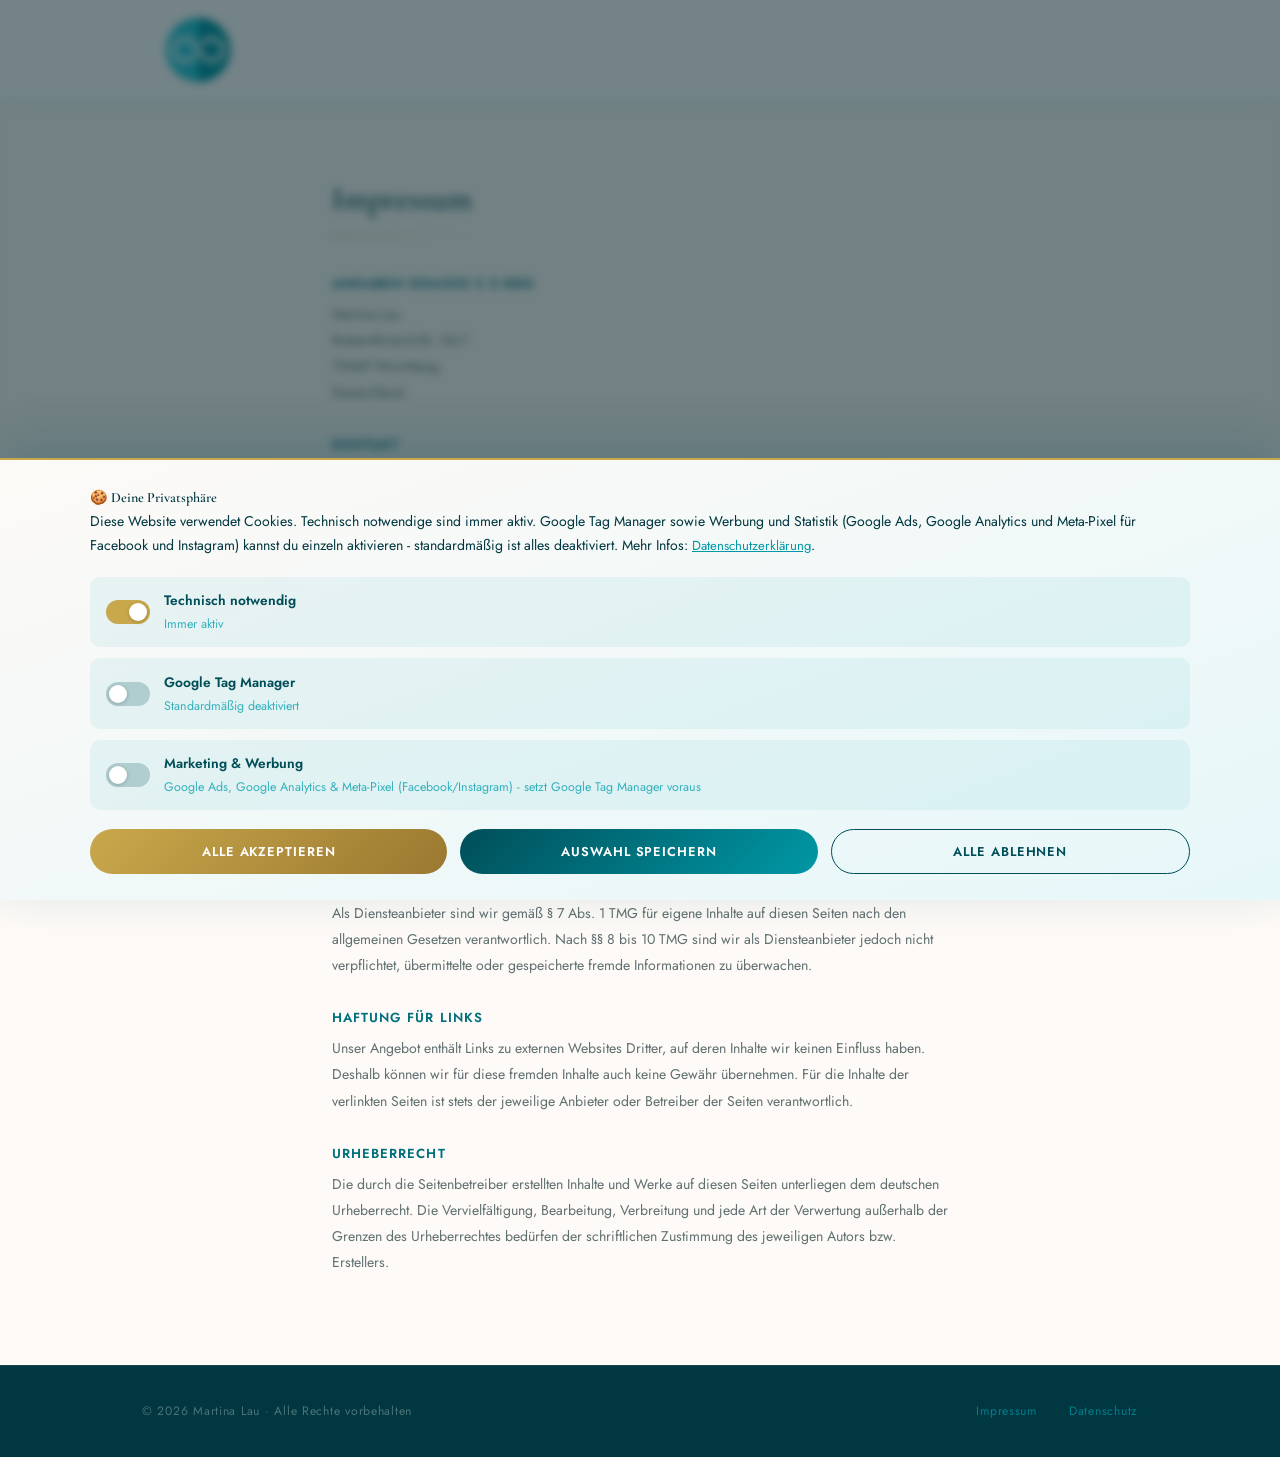
<file: impressum.html>
<!DOCTYPE html>
<html lang="de">
<head>
  <meta charset="UTF-8" />
  <meta name="viewport" content="width=device-width, initial-scale=1.0" />
  <title>Impressum | Martina Lau</title>
  <meta name="robots" content="noindex, nofollow" />

  <!-- Consent Mode v2 Default -->
  <script>
    window.dataLayer = window.dataLayer || [];
    function gtag(){dataLayer.push(arguments);}
    gtag('consent', 'default', {
      'ad_storage': 'denied', 'ad_user_data': 'denied',
      'ad_personalization': 'denied', 'analytics_storage': 'denied',
      'functionality_storage': 'denied', 'personalization_storage': 'denied',
      'security_storage': 'denied', 'wait_for_update': 1000
    });
    // Gespeicherte Einwilligung SOFORT anwenden — vor GTM-Start
    (function() {
      try {
        var raw = localStorage.getItem('martina_lau_consent');
        if (!raw) return;
        var d = JSON.parse(raw);
        if (d.expires && Date.now() > d.expires) return;
        var mkt = !!d.marketing;
        gtag('consent', 'update', {
          'ad_storage':              mkt ? 'granted' : 'denied',
          'ad_user_data':            mkt ? 'granted' : 'denied',
          'ad_personalization':      mkt ? 'granted' : 'denied',
          'analytics_storage':       mkt ? 'granted' : 'denied',
          'functionality_storage':   mkt ? 'granted' : 'denied',
          'personalization_storage': mkt ? 'granted' : 'denied'
        });
      } catch (e) {}
    })();
  </script>
  <!-- Google Tag Manager -->
  <script>(function(w,d,s,l,i){w[l]=w[l]||[];w[l].push({'gtm.start':
  new Date().getTime(),event:'gtm.js'});var f=d.getElementsByTagName(s)[0],
  j=d.createElement(s),dl=l!='dataLayer'?'&l='+l:'';j.async=true;j.src=
  'https://www.googletagmanager.com/gtm.js?id='+i+dl;f.parentNode.insertBefore(j,f);
  })(window,document,'script','dataLayer','GTM-PBWMW7QB');</script>
  <!-- End Google Tag Manager -->
  <script>function loadGTM(){}</script>

  <!-- MailerLite Universal -->
  <script>
    (function(w,d,e,u,f,l,n){w[f]=w[f]||function(){(w[f].q=w[f].q||[])
    .push(arguments);},l=d.createElement(e),l.async=1,l.src=u,
    n=d.getElementsByTagName(e)[0],n.parentNode.insertBefore(l,n);})
    (window,document,'script','https://assets.mailerlite.com/js/universal.js','ml');
    ml('account', '1700428');
  </script>
  <!-- End MailerLite Universal -->

  <link rel="stylesheet" href="css/style.css" />
</head>
<body>
<!-- Google Tag Manager (noscript) -->
<noscript><iframe src="https://www.googletagmanager.com/ns.html?id=GTM-PBWMW7QB"
height="0" width="0" style="display:none;visibility:hidden"></iframe></noscript>
<!-- End Google Tag Manager (noscript) -->

  <nav class="nav">
    <div class="container">
      <div class="nav__inner">
        <a href="index.html" class="nav__logo">
          <div class="nav__logo-icon">
            <img src="Bilder/Logo_MartinaLau.png" alt="Martina Lau Logo" />
          </div>
          <div class="nav__logo-name">
            Martina Lau
            <small>Gesundheit &amp; Vitalität</small>
          </div>
        </a>
      </div>
    </div>
  </nav>

  <main class="legal-page" style="background:var(--cream);min-height:70vh;">
    <div class="container--narrow">
      <h1 style="color:var(--teal-deep);">Impressum</h1>
      <div class="divider divider--gold-left"></div>

      <h2>Angaben gemäß § 5 DDG</h2>
      <p>
        Martina Lau<br />
        Robert-Britsch-Str. 54/1<br />
        75449 Wurmberg<br />
        Deutschland
      </p>

      <h2>Kontakt</h2>
      <p>
        Telefon: +49 (0) 151 - 12119857<br />
        E-Mail: <a href="mailto:hello@martinalau.com">hello@martinalau.com</a>
      </p>

      <h2>Umsatzsteuer-Nr.</h2>
      <p>
        Umsatzsteuer-Identifikationsnummer gemäß § 27a UStG:<br />
        DE326463777
      </p>

      <h2>Inhaber</h2>
      <p>Martina Lau</p>

      <h2>Verantwortlich für den Inhalt (§ 18 Abs. 2 MStV)</h2>
      <p>
        Martina Lau<br />
        Robert-Britsch-Str. 54/1<br />
        75449 Wurmberg
      </p>

      <h2>Haftung für Inhalte</h2>
      <p>
        Als Diensteanbieter sind wir gemäß § 7 Abs. 1 TMG für eigene Inhalte auf diesen Seiten nach den allgemeinen Gesetzen verantwortlich. Nach §§ 8 bis 10 TMG sind wir als Diensteanbieter jedoch nicht verpflichtet, übermittelte oder gespeicherte fremde Informationen zu überwachen.
      </p>

      <h2>Haftung für Links</h2>
      <p>
        Unser Angebot enthält Links zu externen Websites Dritter, auf deren Inhalte wir keinen Einfluss haben. Deshalb können wir für diese fremden Inhalte auch keine Gewähr übernehmen. Für die Inhalte der verlinkten Seiten ist stets der jeweilige Anbieter oder Betreiber der Seiten verantwortlich.
      </p>

      <h2>Urheberrecht</h2>
      <p>
        Die durch die Seitenbetreiber erstellten Inhalte und Werke auf diesen Seiten unterliegen dem deutschen Urheberrecht. Die Vervielfältigung, Bearbeitung, Verbreitung und jede Art der Verwertung außerhalb der Grenzen des Urheberrechtes bedürfen der schriftlichen Zustimmung des jeweiligen Autors bzw. Erstellers.
      </p>
    </div>
  </main>

  <footer class="footer">
    <div class="container">
      <div class="footer__inner">
        <span>© 2026 Martina Lau · Alle Rechte vorbehalten</span>
        <div class="footer__links">
          <a href="impressum.html">Impressum</a>
          <a href="datenschutz.html">Datenschutz</a>
        </div>
      </div>
    </div>
  </footer>

<!-- Cookie Banner — Consent Mode v2 -->
<style>
  #cb-overlay { position:fixed;inset:0;z-index:99998;background:rgba(0,30,37,.55);backdrop-filter:blur(4px);display:none;opacity:0;transition:opacity .35s ease; }
  #cb-overlay.cb-visible { display:block; }
  #cb-overlay.cb-show { opacity:1; }
  #cb-banner { position:fixed;bottom:0;left:0;right:0;z-index:99999;background:linear-gradient(160deg,#FDFAF7 0%,#E6F7F9 100%);border-top:2px solid #C9A84C;box-shadow:0 -12px 48px rgba(0,78,88,.18);padding:1.6rem 2rem;display:none;transform:translateY(100%);transition:transform .45s cubic-bezier(0.22,1,0.36,1);font-family:'Jost',sans-serif; }
  #cb-banner.cb-visible { display:block; }
  #cb-banner.cb-show { transform:translateY(0); }
  .cb-inner { max-width:1100px;margin:0 auto; }
  .cb-top { display:flex;gap:2rem;align-items:flex-start;flex-wrap:wrap;margin-bottom:1.2rem; }
  .cb-text { flex:1;min-width:260px; }
  .cb-text p { font-size:.88rem;line-height:1.7;color:#003740;margin:0; }
  .cb-text a { color:#0098A6;text-decoration:underline;font-size:.82rem; }
  .cb-title { font-family:'Cormorant Garamond',serif;font-size:1.3rem;font-weight:600;color:#004E58;margin-bottom:.5rem; }
  .cb-toggles { display:flex;flex-direction:column;gap:.7rem;margin-bottom:1.2rem; }
  .cb-toggle-row { display:flex;align-items:center;gap:.9rem;background:rgba(0,152,166,.07);border-radius:10px;padding:.7rem 1rem; }
  .cb-toggle-label { flex:1;font-size:.84rem;color:#003740; }
  .cb-toggle-label strong { display:block;font-size:.86rem;font-weight:700;color:#004E58; }
  .cb-toggle-label span { font-size:.78rem;color:#33B0BC; }
  .cb-switch { position:relative;width:44px;height:24px;flex-shrink:0; }
  .cb-switch input { opacity:0;width:0;height:0; }
  .cb-slider { position:absolute;inset:0;background:#B0CDD0;border-radius:24px;cursor:pointer;transition:background .3s; }
  .cb-slider::before { content:'';position:absolute;width:18px;height:18px;border-radius:50%;background:#fff;left:3px;top:3px;transition:transform .3s;box-shadow:0 1px 4px rgba(0,0,0,.2); }
  .cb-switch input:checked + .cb-slider { background:#0098A6; }
  .cb-switch input:checked + .cb-slider::before { transform:translateX(20px); }
  .cb-switch input:disabled + .cb-slider { background:#C9A84C;cursor:default; }
  .cb-switch input:disabled + .cb-slider::before { transform:translateX(20px); }
  .cb-buttons { display:flex;gap:.8rem;flex-wrap:wrap; }
  .cb-btn { flex:1;min-width:130px;padding:.75rem 1.4rem;border-radius:50px;border:none;cursor:pointer;font-family:'Jost',sans-serif;font-size:.8rem;font-weight:700;letter-spacing:.07em;text-transform:uppercase;transition:all .3s ease; }
  .cb-btn-accept { background:linear-gradient(135deg,#C9A84C,#9A7830);color:#fff; }
  .cb-btn-save { background:linear-gradient(135deg,#004E58,#0098A6);color:#fff; }
  .cb-btn-reject { background:transparent;color:#004E58;border:1.5px solid #004E58; }
  @media(max-width:640px){ #cb-banner{padding:1.2rem 1rem;} .cb-buttons{flex-direction:column;} }
</style>
<div id="cb-overlay"></div>
<div id="cb-banner" role="dialog" aria-modal="true" aria-label="Cookie-Einstellungen">
  <div class="cb-inner">
    <div class="cb-top"><div class="cb-text">
      <p class="cb-title">🍪 Deine Privatsphäre</p>
      <p>Diese Website verwendet Cookies. Technisch notwendige sind immer aktiv. Google Tag Manager sowie Werbung und Statistik (Google Ads, Google Analytics und Meta-Pixel für Facebook und Instagram) kannst du einzeln aktivieren - standardmäßig ist alles deaktiviert. Mehr Infos: <a href="datenschutz.html">Datenschutzerklärung</a>.</p>
    </div></div>
    <div class="cb-toggles">
      <div class="cb-toggle-row"><label class="cb-switch"><input type="checkbox" checked disabled><span class="cb-slider"></span></label><div class="cb-toggle-label"><strong>Technisch notwendig</strong><span>Immer aktiv</span></div></div>
      <div class="cb-toggle-row"><label class="cb-switch"><input type="checkbox" id="cb-gtm"><span class="cb-slider"></span></label><div class="cb-toggle-label"><strong>Google Tag Manager</strong><span>Standardmäßig deaktiviert</span></div></div>
      <div class="cb-toggle-row"><label class="cb-switch"><input type="checkbox" id="cb-marketing"><span class="cb-slider"></span></label><div class="cb-toggle-label"><strong>Marketing &amp; Werbung</strong><span>Google Ads, Google Analytics &amp; Meta-Pixel (Facebook/Instagram) - setzt Google Tag Manager voraus</span></div></div>
    </div>
    <div class="cb-buttons">
      <button class="cb-btn cb-btn-accept" id="cb-accept-all">Alle akzeptieren</button>
      <button class="cb-btn cb-btn-save" id="cb-save">Auswahl speichern</button>
      <button class="cb-btn cb-btn-reject" id="cb-reject-all">Alle ablehnen</button>
    </div>
  </div>
</div>
<script>'use strict';(function(){const K='martina_lau_consent',E=365,b=document.getElementById('cb-banner'),o=document.getElementById('cb-overlay'),g=document.getElementById('cb-gtm'),m=document.getElementById('cb-marketing');m.addEventListener('change',function(){if(this.checked)g.checked=true;});g.addEventListener('change',function(){if(!this.checked)m.checked=false;});function apply(gtm,mkt){loadGTM();gtag('consent','update',{'ad_storage':mkt?'granted':'denied','ad_user_data':mkt?'granted':'denied','ad_personalization':mkt?'granted':'denied','analytics_storage':mkt?'granted':'denied'});if(mkt){gtag('consent','update',{'functionality_storage':'granted','personalization_storage':'granted'});}(window.dataLayer=window.dataLayer||[]).push({'event':'consent_update','gtm_consent':gtm?'granted':'denied','marketing_consent':mkt?'granted':'denied'});}function save(gtm,mkt){localStorage.setItem(K,JSON.stringify({gtm:gtm,marketing:mkt,timestamp:new Date().toISOString(),version:'2.0',expires:Date.now()+E*86400000}));apply(gtm,mkt);close();}function open(){o.classList.add('cb-visible');b.classList.add('cb-visible');requestAnimationFrame(()=>{o.classList.add('cb-show');b.classList.add('cb-show');});document.body.style.overflow='hidden';}function close(){b.classList.remove('cb-show');o.classList.remove('cb-show');setTimeout(()=>{b.classList.remove('cb-visible');o.classList.remove('cb-visible');document.body.style.overflow='';},450);}function load(){try{const r=localStorage.getItem(K);if(!r)return null;const d=JSON.parse(r);if(d.expires&&Date.now()>d.expires){localStorage.removeItem(K);return null;}return d;}catch(e){return null;}}document.getElementById('cb-accept-all').addEventListener('click',()=>{g.checked=m.checked=true;save(true,true);});document.getElementById('cb-reject-all').addEventListener('click',()=>{g.checked=m.checked=false;save(false,false);});document.getElementById('cb-save').addEventListener('click',()=>{const gt=g.checked,mk=m.checked&&gt;save(gt,mk);});const s=load();if(s){apply(s.gtm||false,s.marketing||false);}else{setTimeout(open,600);}})();</script>


<!-- Meta-Pixel (Facebook/Instagram): lädt NUR nach Einwilligung "Marketing & Werbung".
     META_PIXEL_ID vom Meta-Ads-Dienstleister eintragen - solange leer, lädt nichts. -->
<script>
(function(){
  var META_PIXEL_ID = '';
  function load(){
    if (!META_PIXEL_ID || window.fbq) return;
    !function(f,b,e,v,n,t,s){if(f.fbq)return;n=f.fbq=function(){n.callMethod?
    n.callMethod.apply(n,arguments):n.queue.push(arguments)};if(!f._fbq)f._fbq=n;
    n.push=n;n.loaded=!0;n.version='2.0';n.queue=[];t=b.createElement(e);t.async=!0;
    t.src=v;s=b.getElementsByTagName(e)[0];s.parentNode.insertBefore(t,s)}(window,
    document,'script','https://connect.facebook.net/en_US/fbevents.js');
    fbq('init', META_PIXEL_ID);
    fbq('track', 'PageView');
  }
  function check(){
    try {
      var d = JSON.parse(localStorage.getItem('martina_lau_consent') || 'null');
      if (d && d.marketing && (!d.expires || Date.now() < d.expires)) load();
    } catch (e) {}
  }
  check();
  ['cb-accept-all', 'cb-save'].forEach(function(id){
    var b = document.getElementById(id);
    if (b) b.addEventListener('click', function(){ setTimeout(check, 50); });
  });
})();
</script>
</body>
</html>
</file>
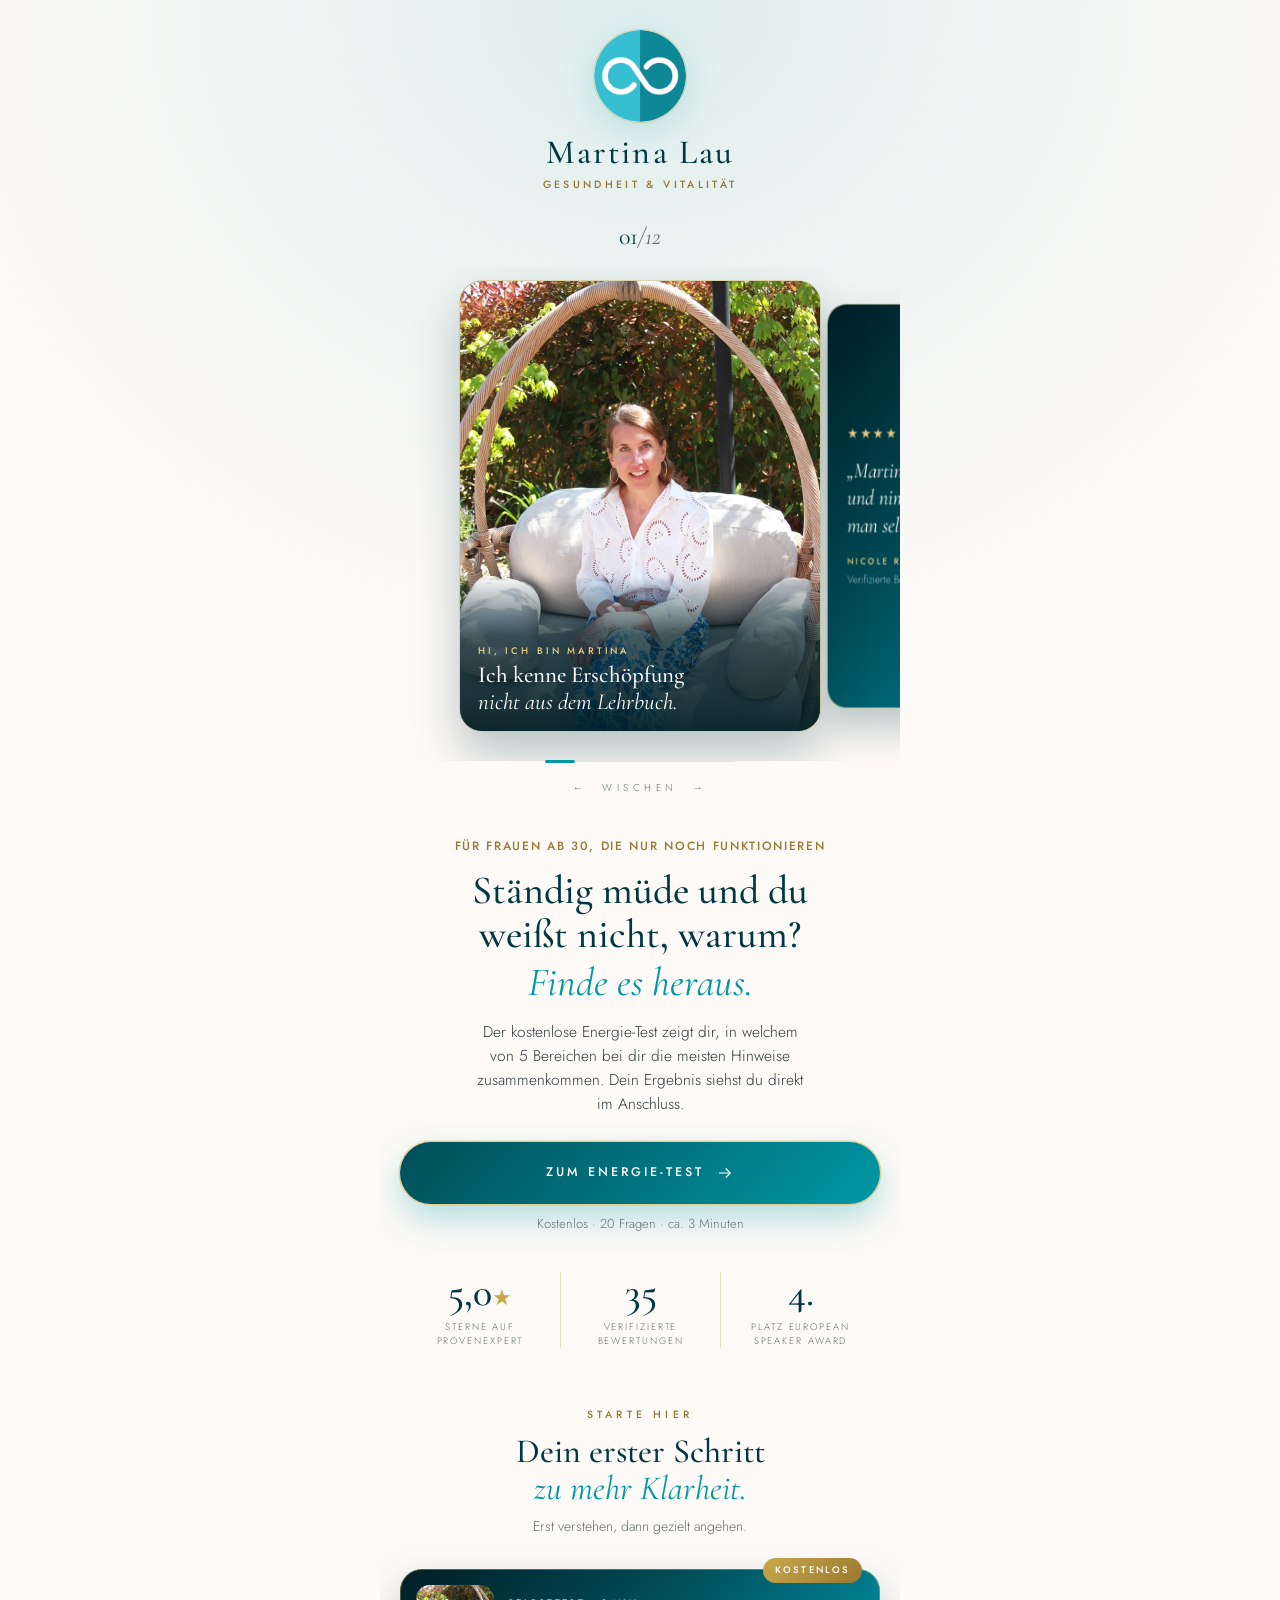
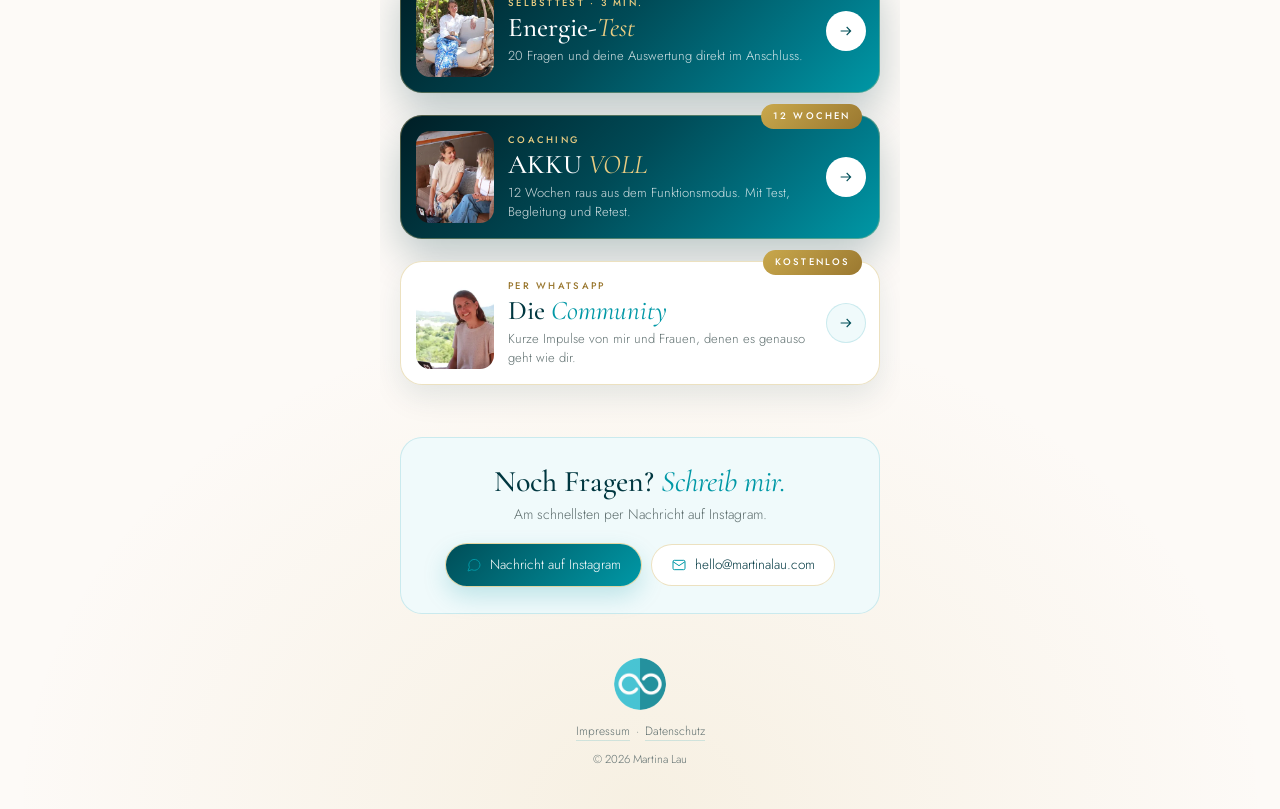
<file: links.html>
<!doctype html>
<html lang="de">
<head>
<meta charset="utf-8">
<meta name="viewport" content="width=device-width, initial-scale=1, viewport-fit=cover">
<title>Martina Lau · Links</title>
<meta name="description" content="Energie-Test und Angebote von Martina Lau auf einen Blick.">
<meta name="robots" content="noindex, follow">
<meta name="theme-color" content="#FDFAF7">
<link rel="icon" href="Bilder/links/logo-icon.png">
<style>
@font-face{font-family:'Cormorant Garamond';font-style:normal;font-weight:400;font-display:swap;src:url(fonts/cormorant-garamond-v21-latin/cormorant-garamond-v21-latin-regular.woff2) format('woff2')}
@font-face{font-family:'Cormorant Garamond';font-style:italic;font-weight:400;font-display:swap;src:url(fonts/cormorant-garamond-v21-latin/cormorant-garamond-v21-latin-italic.woff2) format('woff2')}
@font-face{font-family:'Cormorant Garamond';font-style:normal;font-weight:500;font-display:swap;src:url(fonts/cormorant-garamond-v21-latin/cormorant-garamond-v21-latin-500.woff2) format('woff2')}
@font-face{font-family:'Jost';font-style:normal;font-weight:300;font-display:swap;src:url(fonts/jost-v20-latin/jost-v20-latin-300.woff2) format('woff2')}
@font-face{font-family:'Jost';font-style:normal;font-weight:400;font-display:swap;src:url(fonts/jost-v20-latin/jost-v20-latin-regular.woff2) format('woff2')}
@font-face{font-family:'Jost';font-style:normal;font-weight:500;font-display:swap;src:url(fonts/jost-v20-latin/jost-v20-latin-500.woff2) format('woff2')}
:root{
  /* Farben von martinalau.org (css/style.css) */
  --teal:#0098A6;--teal-dark:#00707C;--teal-deep:#004E58;--teal-deeper:#003740;--teal-pale:#E6F7F9;
  --gold:#C9A84C;--gold-light:#E8CC82;--gold-deep:#9A7830;
  --cream:#FDFAF7;--cream-teal:#F0FAFB;
  --ink:#1A2A2D;--ink-2:#2E3A3C;--ink-3:#607070;
  --line:rgba(0,152,166,.16);--line-gold:rgba(201,168,76,.35);
  --dark:linear-gradient(135deg,#001E25 0%,#004A56 45%,#007A8A 80%,#0098A6 100%);
  --serif:'Cormorant Garamond',Georgia,serif;--sans:'Jost','Helvetica Neue',Arial,sans-serif;
}
*{box-sizing:border-box;margin:0;padding:0}
html{-webkit-text-size-adjust:100%}
body{background:var(--cream);color:var(--ink);font-family:var(--sans);font-weight:300;line-height:1.55;overflow-x:hidden;min-height:100vh;
  background-image:radial-gradient(ellipse 80% 38% at 50% 0%,rgba(0,152,166,.12),transparent 70%),radial-gradient(ellipse 70% 30% at 50% 100%,rgba(201,168,76,.12),transparent 70%)}
a{color:inherit;text-decoration:none}
h1,h2,h3,.card__label,blockquote{text-wrap:balance}
.lead,.offer__text,.contact p,.hint{text-wrap:pretty}
img{display:block;max-width:100%}
.page{max-width:520px;margin:0 auto;padding:30px 0 40px;overflow-x:hidden}
.pad{padding:0 20px}

/* Kopf */
.brand{text-align:center}
.brand img{width:92px;height:92px;margin:0 auto 12px;border-radius:50%;box-shadow:0 0 0 1px var(--line-gold),0 10px 36px rgba(0,152,166,.18)}
.brand__name{font-family:var(--serif);font-size:34px;font-weight:500;letter-spacing:.06em;color:var(--teal-deeper);line-height:1.1}
.brand__sub{font-size:10.5px;letter-spacing:.32em;text-transform:uppercase;color:var(--gold-deep);margin-top:6px;font-weight:500}

/* Galerie */
.count{font-family:var(--serif);font-style:italic;font-size:24px;text-align:center;margin:24px 0 12px;color:var(--ink-3)}
.count b{font-weight:400;font-style:normal;color:var(--teal-deeper)}
.stage{perspective:1100px}
.track{display:flex;overflow-x:auto;scroll-snap-type:x mandatory;-webkit-overflow-scrolling:touch;scrollbar-width:none;padding:14px 0 30px}
.track::-webkit-scrollbar{display:none}
.slide{flex:0 0 74%;max-width:360px;scroll-snap-align:center;transform-style:preserve-3d;will-change:transform;transition:transform .08s linear}
.slide+.slide{margin-left:-9%}
.slide:first-child{margin-left:13%}.slide:last-child{margin-right:13%}
@media(min-width:520px){.slide:first-child{margin-left:80px}.slide:last-child{margin-right:80px}}
.card{position:relative;aspect-ratio:4/5;border-radius:22px;overflow:hidden;background:var(--teal-deeper);
  box-shadow:0 0 0 1px var(--line-gold),0 22px 46px rgba(0,55,64,.28)}
.card img{width:100%;height:100%;object-fit:cover}
.card--scroll{background:#fff}
.card--scroll img{height:auto;object-fit:initial;margin-top:26px;animation:roll 16s ease-in-out infinite alternate;animation-play-state:paused}
.slide.is-active .card--scroll img{animation-play-state:running}
@keyframes roll{0%,8%{transform:translateY(0)}92%,100%{transform:translateY(calc(-100% + var(--h,400px)))}}
.card__bar{position:absolute;top:0;left:0;right:0;height:26px;background:rgba(0,55,64,.92);display:flex;align-items:center;gap:5px;padding:0 12px;z-index:2}
.card__bar i{width:6px;height:6px;border-radius:50%;background:rgba(232,204,130,.6)}
.card__bar span{margin-left:8px;font-size:9px;letter-spacing:.2em;text-transform:uppercase;color:rgba(255,255,255,.75)}
.card__label{position:absolute;left:0;right:0;bottom:0;padding:44px 18px 16px;z-index:2;color:#fff;
  background:linear-gradient(transparent,rgba(0,30,37,.9));font-family:var(--serif);font-size:23px;line-height:1.15;font-weight:500}
.card--scroll .card__label{background:linear-gradient(rgba(0,30,37,0),rgba(0,30,37,.96) 45%)}
/* Foto mit Zitat: dunklerer Verlauf + weiße Schrift, damit es auch auf hellen Fotos lesbar bleibt */
.card:not(.card--quote) .card__label{padding-top:70px;background:linear-gradient(rgba(0,30,37,0),rgba(0,30,37,.72) 38%,rgba(0,30,37,.94))}
.card__label>em:only-of-type{color:#fff}
.card__label em{font-style:italic;font-weight:400;color:var(--gold-light)}
.card__label small{display:block;font-family:var(--sans);font-size:9.5px;letter-spacing:.3em;text-transform:uppercase;color:var(--gold-light);margin-bottom:5px;font-weight:500}
/* Bewertungs-Slides (echte ProvenExpert-Bewertungen, wörtlich) */
.card--quote{background:var(--dark);display:flex;flex-direction:column;justify-content:center;padding:30px 24px;color:#fff}
.card--quote .stars{color:var(--gold-light);letter-spacing:.18em;font-size:15px}
.card--quote blockquote{font-family:var(--serif);font-style:italic;font-size:clamp(20px,6.2vw,24px);line-height:1.28;margin:14px 0 16px}
.card--quote .who{font-size:10px;letter-spacing:.24em;text-transform:uppercase;color:var(--gold-light);font-weight:500}
.card--quote .src{font-size:12px;color:rgba(255,255,255,.65);margin-top:4px}
.progress{width:190px;height:1px;background:var(--line);margin:0 auto;position:relative}
.progress span{position:absolute;top:-1px;height:3px;border-radius:2px;background:var(--teal);width:30px;left:0;transition:left .2s}
.swipe{text-align:center;font-size:10px;letter-spacing:.45em;text-transform:uppercase;color:var(--ink-3);margin-top:18px}

/* Hero-Text */
.kicker{text-align:center;font-size:12px;letter-spacing:.14em;text-transform:uppercase;color:var(--gold-deep);margin:42px 0 12px;font-weight:500}
h1{text-align:center;font-family:var(--serif);font-weight:500;font-size:clamp(31px,8.6vw,40px);line-height:1.1;color:var(--teal-deeper)}
h1 em{display:block;font-style:italic;font-weight:400;color:var(--teal);margin-top:4px}
.lead{text-align:center;color:var(--ink-2);font-size:15.5px;margin:16px auto 0;max-width:340px}
.btn{display:flex;align-items:center;justify-content:center;gap:12px;min-height:62px;border-radius:999px;margin:26px 0 10px;padding:0 20px;
  background:linear-gradient(135deg,var(--teal-deep),var(--teal));color:#fff;font-size:12.5px;letter-spacing:.24em;text-transform:uppercase;font-weight:500;
  box-shadow:0 0 0 1.5px rgba(232,204,130,.85),0 14px 34px rgba(0,152,166,.3)}
.btn svg{width:18px;height:18px;flex:0 0 auto}
.hint{text-align:center;font-size:13px;color:var(--ink-3)}
.stats{display:grid;grid-template-columns:repeat(3,minmax(0,1fr));margin:38px 0 0;text-align:center}
.stats div{padding:0 6px}
.stats div+div{border-left:1px solid var(--line-gold)}
.stats b{display:block;font-family:var(--serif);font-weight:500;font-size:40px;line-height:1;color:var(--teal-deeper)}
.stats b small{font-size:.55em;color:var(--gold)}
.stats span{display:block;font-size:9.5px;letter-spacing:.2em;text-transform:uppercase;color:var(--ink-3);margin-top:8px;line-height:1.5}

/* Angebote */
.eyebrow{text-align:center;font-size:10.5px;letter-spacing:.4em;text-transform:uppercase;color:var(--gold-deep);margin:58px 0 10px;font-weight:500}
h2{text-align:center;font-family:var(--serif);font-weight:500;font-size:34px;line-height:1.1;color:var(--teal-deeper)}
h2 em{display:block;font-style:italic;font-weight:400;color:var(--teal)}
.sub{text-align:center;color:var(--ink-3);font-size:14px;margin-top:8px}
.offers{display:grid;grid-template-columns:minmax(0,1fr);gap:22px;margin-top:32px}
.offer{position:relative;display:flex;align-items:center;gap:14px;padding:16px 14px 16px 16px;border-radius:22px;color:#fff;
  background:var(--dark);box-shadow:inset 0 0 0 1px rgba(232,204,130,.35),0 18px 40px rgba(0,55,64,.25)}
.offer__img{flex:0 0 78px;height:92px;border-radius:14px;overflow:hidden;background:var(--teal-deeper)}
.offer__img img{width:100%;height:100%;object-fit:cover}
.offer__body{flex:1;min-width:0}
.offer__tag{font-size:9.5px;letter-spacing:.24em;text-transform:uppercase;color:var(--gold-light);margin-bottom:3px;font-weight:500}
.offer__title{font-family:var(--serif);font-size:27px;line-height:1.05;font-weight:500}
.offer__title em{font-style:italic;font-weight:400;color:var(--gold-light)}
.offer__text{font-size:13px;line-height:1.45;color:rgba(255,255,255,.82);margin-top:5px}
.offer__go{flex:0 0 40px;height:40px;border-radius:50%;display:grid;place-items:center;background:#fff;color:var(--teal-deep)}
.offer__go svg{width:16px;height:16px}
.badge{position:absolute;top:-11px;right:18px;font-size:9.5px;letter-spacing:.22em;text-transform:uppercase;padding:5px 12px;border-radius:999px;
  background:linear-gradient(135deg,var(--gold),var(--gold-deep));color:#fff;font-weight:500}

/* Kontakt */
.contact{margin-top:52px;padding:28px 20px;border-radius:22px;background:var(--cream-teal);box-shadow:inset 0 0 0 1px var(--line);text-align:center}
.contact h3{font-family:var(--serif);font-weight:500;font-size:30px;line-height:1.15;color:var(--teal-deeper)}
.contact h3 em{font-style:italic;font-weight:400;color:var(--teal)}
.contact p{color:var(--ink-3);font-size:14px;margin-top:4px}
.pills{display:flex;gap:10px;justify-content:center;flex-wrap:wrap;margin-top:18px}
.pill{display:inline-flex;align-items:center;gap:8px;padding:11px 20px;border-radius:999px;box-shadow:inset 0 0 0 1px var(--line-gold);font-size:13.5px;color:var(--teal-deeper);background:#fff;max-width:100%}
.pill--main{background:linear-gradient(135deg,var(--teal-deep),var(--teal));color:#fff;box-shadow:0 0 0 1px rgba(232,204,130,.7),0 10px 24px rgba(0,152,166,.22)}
.pill--main svg{color:#fff}
/* Community-Karte: hell und ruhig, damit Test und Coaching im Vordergrund bleiben */
.offer--light{background:#fff;color:var(--teal-deeper);box-shadow:inset 0 0 0 1px var(--line-gold),0 12px 30px rgba(0,55,64,.10)}
.offer--light .offer__tag{color:var(--gold-deep)}
.offer--light .offer__title em{color:var(--teal)}
.offer--light .offer__text{color:var(--ink-3)}
.offer--light .offer__go{background:var(--cream-teal);color:var(--teal-deep);box-shadow:inset 0 0 0 1px var(--line)}
.pill svg{width:16px;height:16px;color:var(--teal);flex:0 0 auto}
footer{text-align:center;margin-top:44px}
footer img{width:52px;height:52px;border-radius:50%;margin:0 auto 12px;opacity:.9}
footer nav{font-size:12px;color:var(--ink-3)}
footer nav a{border-bottom:1px solid var(--line);margin:0 6px}
footer small{display:block;font-size:11.5px;color:var(--ink-3);margin-top:10px}
@media(prefers-reduced-motion:reduce){.card--scroll img{animation:none}.slide{transition:none}}
</style>
</head>
<body>
<main class="page">

  <header class="brand pad">
    <img src="Bilder/links/logo-icon.png" alt="Logo Martina Lau">
    <div class="brand__name">Martina Lau</div>
    <div class="brand__sub">Gesundheit &amp; Vitalität</div>
  </header>

  <div class="count" aria-live="polite"><b id="cur">01</b>/<span id="tot">12</span></div>
  <div class="stage">
    <div class="track" id="track">
      <div class="slide"><div class="card"><img src="Bilder/links/tina.webp" alt="Martina Lau"><div class="card__label"><small>Hi, ich bin Martina</small>Ich kenne Erschöpfung <em>nicht aus dem Lehrbuch.</em></div></div></div>
      <div class="slide"><div class="card card--quote"><div class="stars">★★★★★</div><blockquote>„Martina holt einen genau da ab und nimmt einen an der Hand, wo man selber nicht weiterkommt.“</blockquote><div class="who">Nicole R.</div><div class="src">Verifizierte Bewertung · ProvenExpert</div></div></div>
      <div class="slide"><div class="card card--quote"><div class="stars">★★★★★</div><blockquote>„Sie hört einem zu und hat mich durch ihr fundiertes Wissen im Bereich Zellgesundheit sehr beeindruckt.“</blockquote><div class="who">Bewertung vom 14.10.2026</div><div class="src">Verifizierte Bewertung · ProvenExpert</div></div></div>
      <div class="slide"><div class="card"><img src="Bilder/links/telefon.webp" alt="Martina Lau am Telefon" loading="lazy"><div class="card__label"><small>Martina Lau</small><em>„Hör auf zu raten und fang an zu wissen.“</em></div></div></div>
      <div class="slide"><div class="card card--quote"><div class="stars">★★★★★</div><blockquote>„Wenn man selbst bereit ist für sich persönlich loszugehen, dann ist Martina eine inspirierende Begleiterin.“</blockquote><div class="who">Dr. Sandy E.</div><div class="src">Verifizierte Bewertung · ProvenExpert</div></div></div>
      <div class="slide"><div class="card card--quote"><div class="stars">★★★★★</div><blockquote>„Martina ist eine Powerfrau und hat mich sehr gut begleitet. Ich fühle mich bei ihr sehr gut aufgehoben und beraten.“</blockquote><div class="who">Maria V.</div><div class="src">Verifizierte Bewertung · ProvenExpert</div></div></div>
      <div class="slide"><div class="card"><img src="Bilder/links/laptop.webp" alt="Martina Lau am Laptop" loading="lazy"><div class="card__label"><small>Martina Lau</small><em>„Weil „funktionieren“ für dein Leben einfach nicht reicht.“</em></div></div></div>
      <div class="slide"><div class="card card--quote"><div class="stars">★★★★★</div><blockquote>„Martina hat ein sehr gutes Fachwissen, mit ihrer ganzen Art fühlt man sich einfach wohl und gut aufgehoben.“</blockquote><div class="who">C.</div><div class="src">Verifizierte Bewertung · ProvenExpert</div></div></div>
      <div class="slide"><div class="card card--quote"><div class="stars">★★★★★</div><blockquote>„Super nett und sehr kompetent. Sehr zu empfehlen.“</blockquote><div class="who">S.</div><div class="src">Verifizierte Bewertung · ProvenExpert</div></div></div>
      <div class="slide"><div class="card"><img src="Bilder/links/buehne.webp" alt="Martina Lau auf der Bühne" loading="lazy"><div class="card__label"><small>Martina Lau</small><em>„Lass uns gemeinsam deinen Akku vollmachen.“</em></div></div></div>
      <div class="slide"><div class="card card--quote"><div class="stars">★★★★★</div><blockquote>„Professionalität gepaart mit Herz. Immer positiv, empathisch und hilfsbereit …“</blockquote><div class="who">E.</div><div class="src">Verifizierte Bewertung · ProvenExpert</div></div></div>
      <div class="slide"><div class="card card--quote"><div class="stars">★★★★★</div><blockquote>„Martina hat ein großes Fachwissen was sie sehr gut vermittelt und in die Welt trägt.“</blockquote><div class="who">Beate S.</div><div class="src">Verifizierte Bewertung · ProvenExpert</div></div></div>
    </div>
  </div>
  <div class="progress"><span id="bar"></span></div>
  <div class="swipe">&larr;&nbsp;&nbsp;Wischen&nbsp;&nbsp;&rarr;</div>

  <section class="pad">
    <p class="kicker">Für Frauen ab 30, die nur noch funktionieren</p>
    <h1>Ständig müde und du weißt nicht, warum? <em>Finde es heraus.</em></h1>
    <p class="lead">Der kostenlose Energie-Test zeigt dir, in welchem von 5 Bereichen bei dir die meisten Hinweise zusammenkommen. Dein Ergebnis siehst du direkt im Anschluss.</p>
    <a class="btn" href="https://www.martinalau.org/energie-test.html">Zum Energie-Test <svg viewBox="0 0 24 24" fill="none" stroke="currentColor" stroke-width="1.6"><path d="M4 12h15M13 6l6 6-6 6"/></svg></a>
    <p class="hint">Kostenlos · 20 Fragen · ca. 3 Minuten</p>

    <!-- Nur echte Werte: ProvenExpert (Stand 21.10.2026) und European Speaker Award 2026 -->
    <div class="stats">
      <div><b>5,0<small>★</small></b><span>Sterne auf<br>ProvenExpert</span></div>
      <div><b>35</b><span>verifizierte<br>Bewertungen</span></div>
      <div><b>4.</b><span>Platz European<br>Speaker Award</span></div>
    </div>

    <p class="eyebrow">Starte hier</p>
    <h2>Dein erster Schritt <em>zu mehr Klarheit.</em></h2>
    <p class="sub">Erst verstehen, dann gezielt angehen.</p>

    <div class="offers">
      <a class="offer" href="https://www.martinalau.org/energie-test.html">
        <span class="badge">Kostenlos</span>
        <div class="offer__img"><img src="Bilder/links/thumb-test.webp" alt="" loading="lazy"></div>
        <div class="offer__body">
          <div class="offer__tag">Selbsttest · 3 Min.</div>
          <div class="offer__title">Energie-<em>Test</em></div>
          <div class="offer__text">20 Fragen und deine Auswertung direkt im Anschluss.</div>
        </div>
        <span class="offer__go"><svg viewBox="0 0 24 24" fill="none" stroke="currentColor" stroke-width="1.6"><path d="M4 12h15M13 6l6 6-6 6"/></svg></span>
      </a>
      <a class="offer" href="https://www.martinalau.org/">
        <span class="badge">12 Wochen</span>
        <div class="offer__img"><img src="Bilder/links/thumb-coaching.webp" alt="" loading="lazy"></div>
        <div class="offer__body">
          <div class="offer__tag">Coaching</div>
          <div class="offer__title">AKKU <em>VOLL</em></div>
          <div class="offer__text">12 Wochen raus aus dem Funktionsmodus. Mit Test, Begleitung und Retest.</div>
        </div>
        <span class="offer__go"><svg viewBox="0 0 24 24" fill="none" stroke="currentColor" stroke-width="1.6"><path d="M4 12h15M13 6l6 6-6 6"/></svg></span>
      </a>
      <!-- Community: bewusst heller und ruhiger, damit sie nicht vom Test ablenkt.
           Führt auf die Community-Seite (dort Hinweis zur Sichtbarkeit der Nummer + Datenschutz). -->
      <a class="offer offer--light" href="https://www.martinalau.org/community.html">
        <span class="badge">Kostenlos</span>
        <div class="offer__img"><img src="Bilder/links/thumb-community.webp" alt="" loading="lazy"></div>
        <div class="offer__body">
          <div class="offer__tag">Per WhatsApp</div>
          <div class="offer__title">Die <em>Community</em></div>
          <div class="offer__text">Kurze Impulse von mir und Frauen, denen es genauso geht wie dir.</div>
        </div>
        <span class="offer__go"><svg viewBox="0 0 24 24" fill="none" stroke="currentColor" stroke-width="1.6"><path d="M4 12h15M13 6l6 6-6 6"/></svg></span>
      </a>

    </div>

    <div class="contact">
      <h3>Noch Fragen? <em>Schreib&nbsp;mir.</em></h3>
      <p>Am schnellsten per Nachricht auf Instagram.</p>
      <div class="pills">
        <a class="pill pill--main" href="https://ig.me/m/martinalau.balance"><svg viewBox="0 0 24 24" fill="none" stroke="currentColor" stroke-width="1.5"><path d="M21 11.5a8.4 8.4 0 0 1-12.2 7.5L3 21l2-5.5A8.4 8.4 0 1 1 21 11.5z"/></svg>Nachricht auf Instagram</a>
        <a class="pill" href="mailto:hello@martinalau.com"><svg viewBox="0 0 24 24" fill="none" stroke="currentColor" stroke-width="1.5"><rect x="3" y="5" width="18" height="14" rx="2"/><path d="m3 7 9 6 9-6"/></svg>hello@martinalau.com</a>
      </div>
    </div>

    <footer>
      <img src="Bilder/links/logo-icon.png" alt="">
      <nav><a href="https://www.martinalau.org/impressum.html">Impressum</a>·<a href="https://www.martinalau.org/datenschutz.html">Datenschutz</a></nav>
      <small>© 2026 Martina Lau</small>
    </footer>
  </section>
</main>
<script>
(function(){
  var track=document.getElementById('track'),slides=[].slice.call(track.children),cur=document.getElementById('cur'),bar=document.getElementById('bar');
  var n=slides.length;document.getElementById('tot').textContent=String(n).padStart(2,'0');
  function update(){
    var mid=track.scrollLeft+track.clientWidth/2,best=0,bd=1e9;
    slides.forEach(function(s,i){
      var c=s.offsetLeft+s.offsetWidth/2,d=(c-mid)/s.offsetWidth;
      if(Math.abs(d)<bd){bd=Math.abs(d);best=i}
      var k=Math.max(-1.4,Math.min(1.4,d));
      s.style.transform='rotateY('+(-k*28)+'deg) scale('+(1-Math.abs(k)*.12)+') translateZ('+(-Math.abs(k)*60)+'px)';
      s.style.zIndex=10-Math.round(Math.abs(d)*3);
    });
    slides.forEach(function(s,i){s.classList.toggle('is-active',i===best)});
    cur.textContent=String(best+1).padStart(2,'0');
    bar.style.left=(best/(n-1))*(190-30)+'px';
  }
  function sizes(){slides.forEach(function(s){var c=s.querySelector('.card--scroll');if(c)c.style.setProperty('--h',(c.clientHeight-26)+'px')});update()}
  track.addEventListener('scroll',function(){requestAnimationFrame(update)},{passive:true});
  window.addEventListener('resize',sizes);window.addEventListener('load',sizes);sizes();
})();
</script>
</body>
</html>
</file>
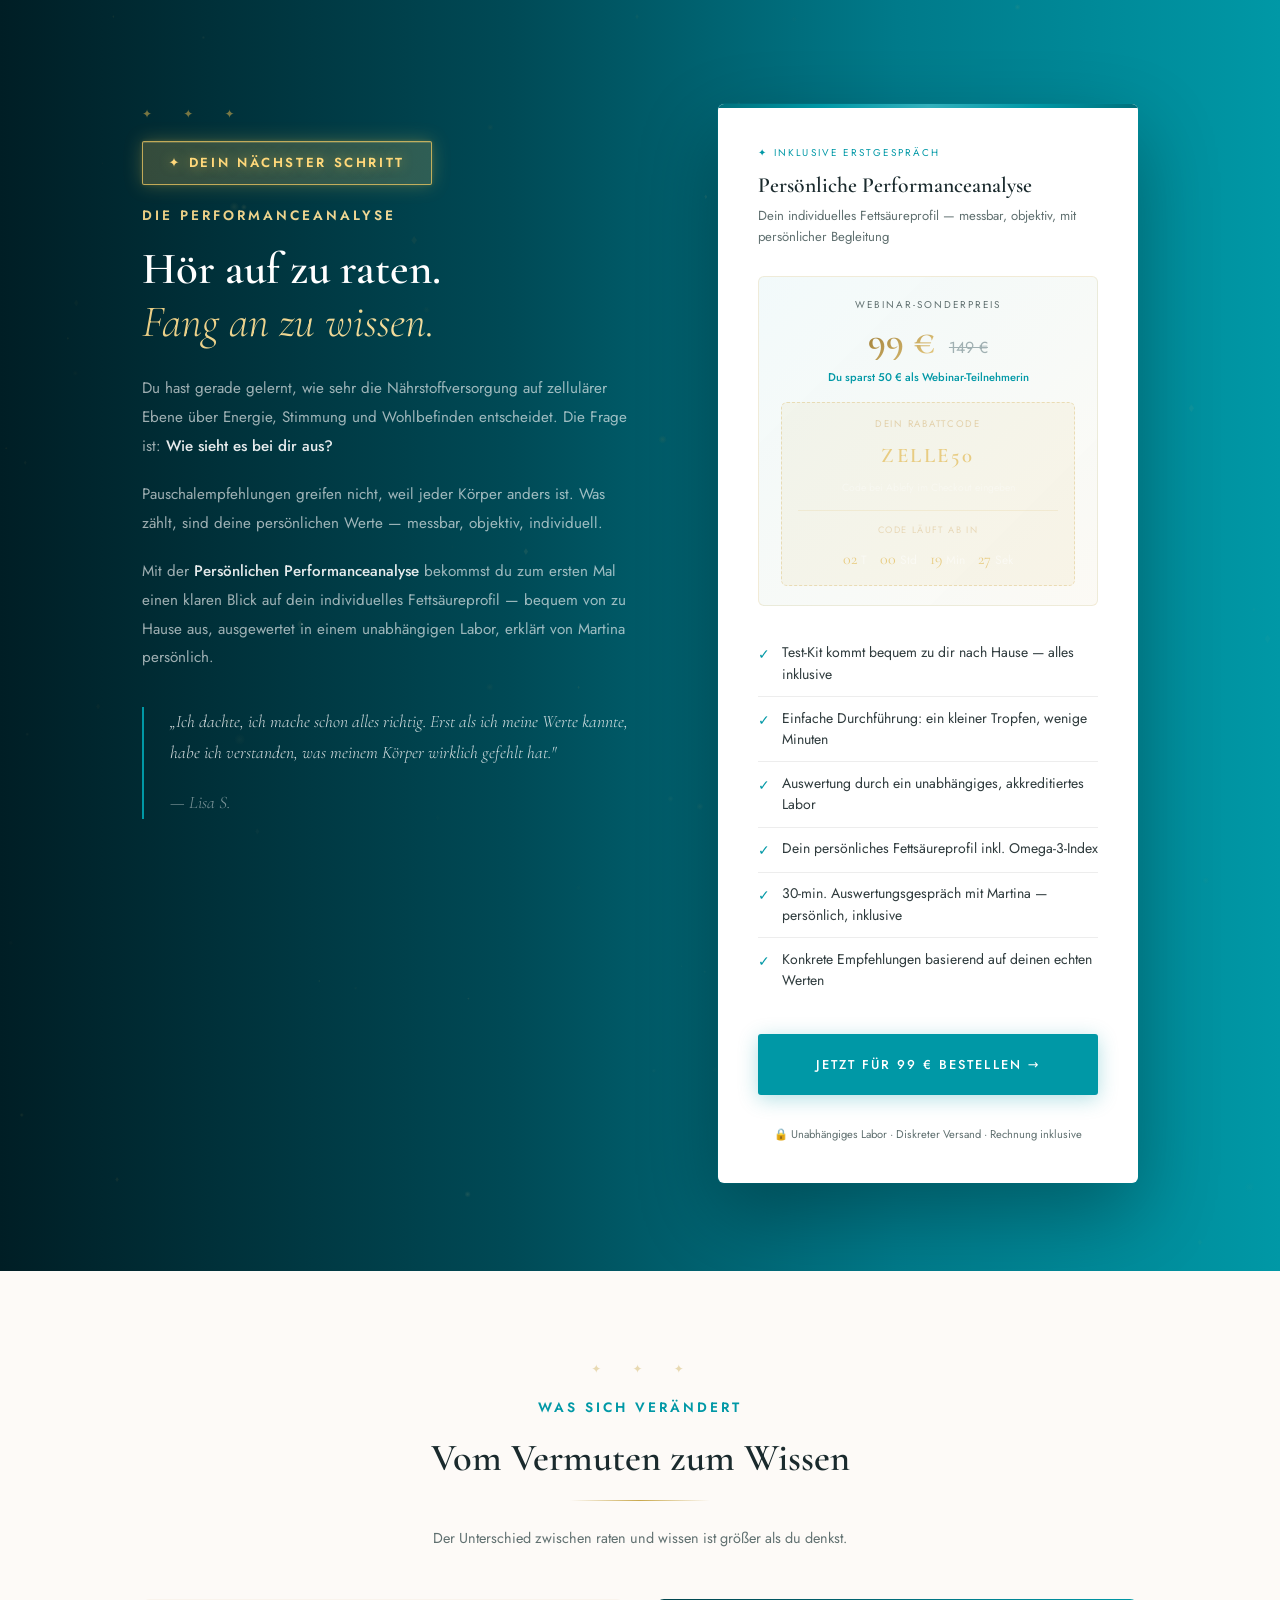
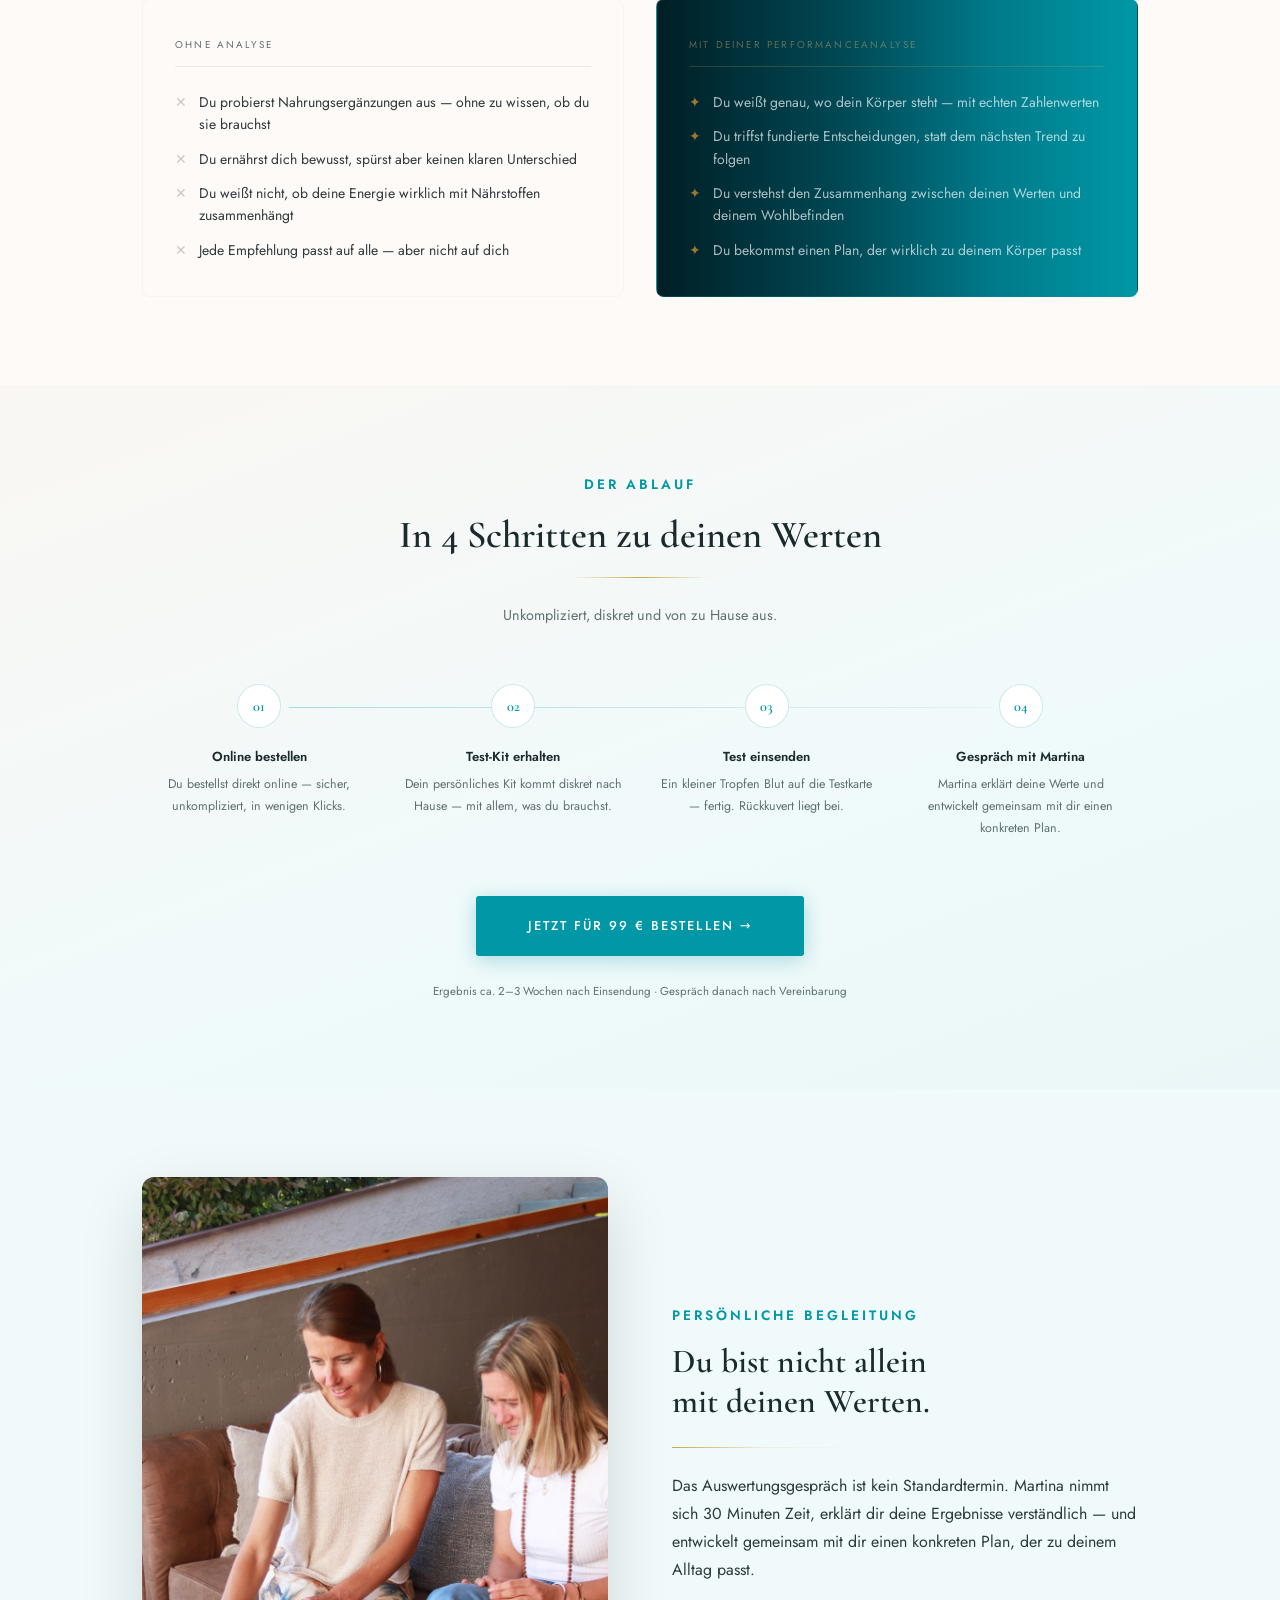
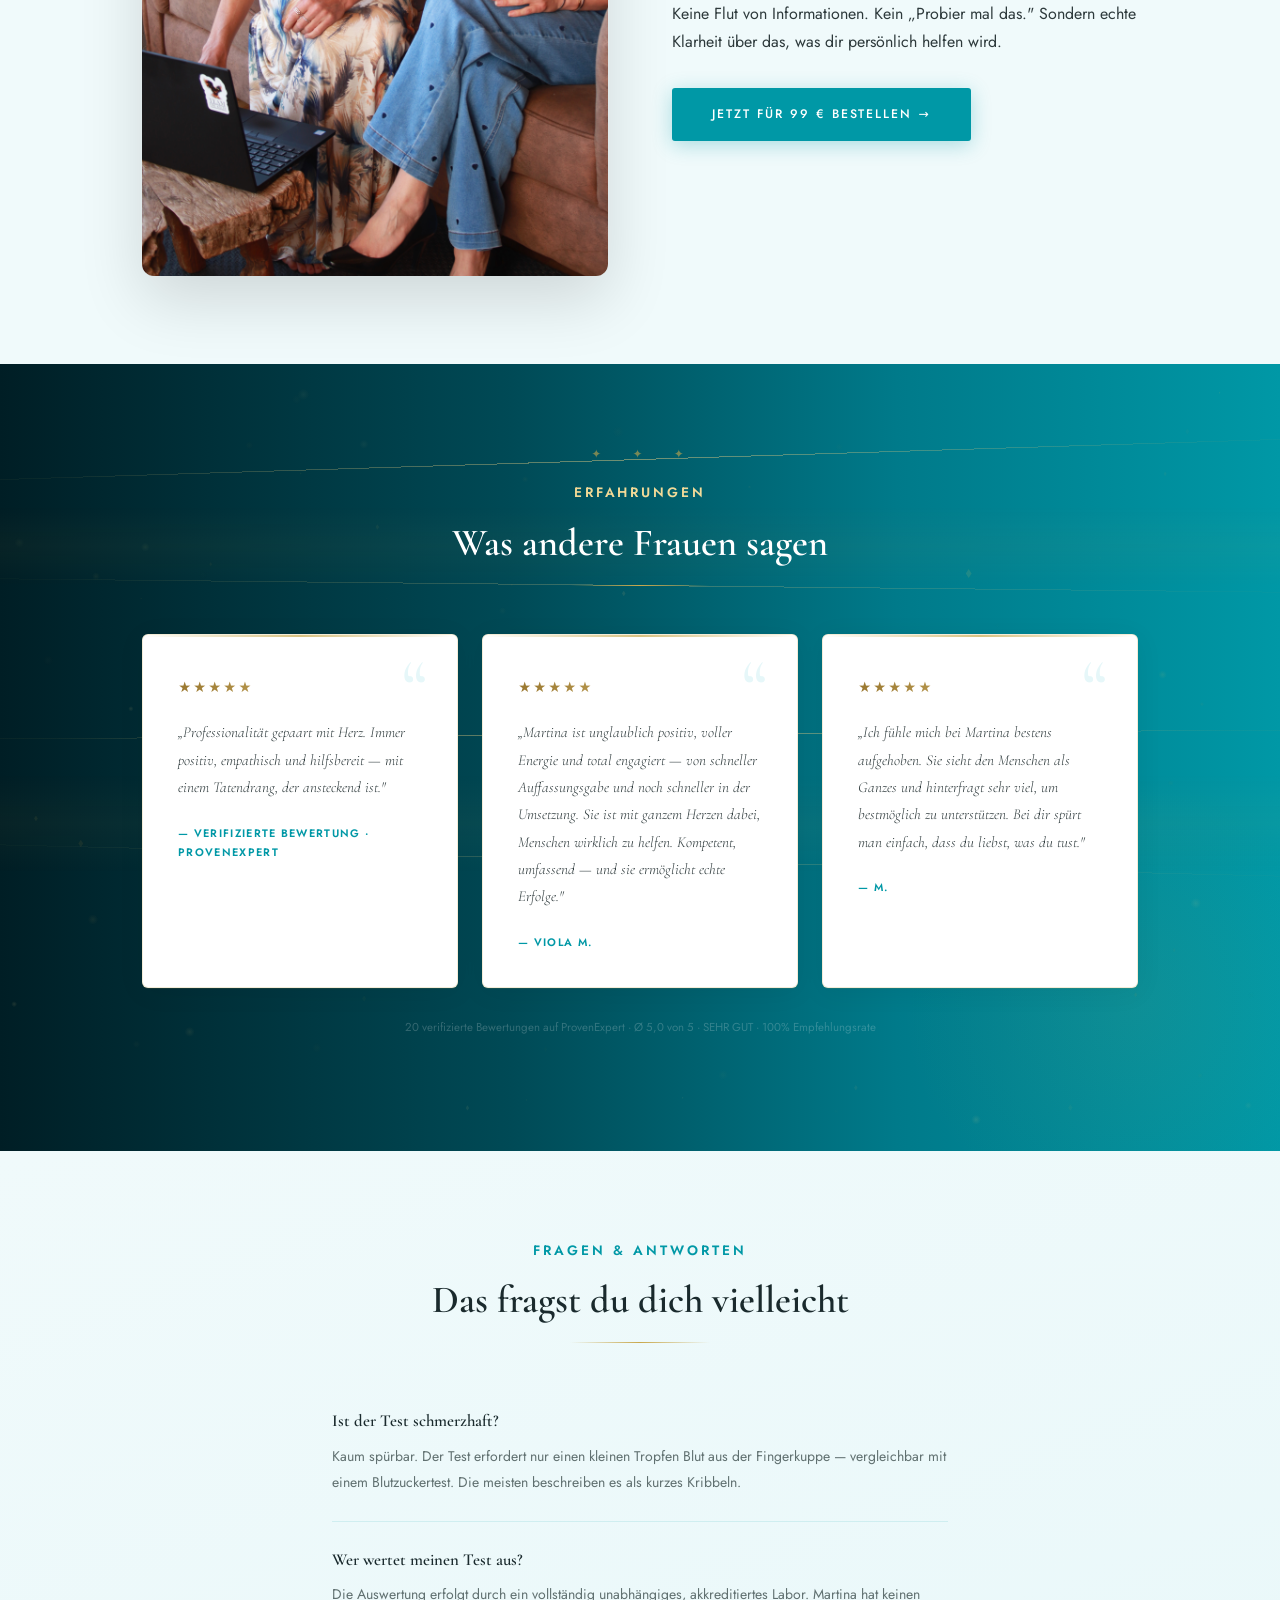
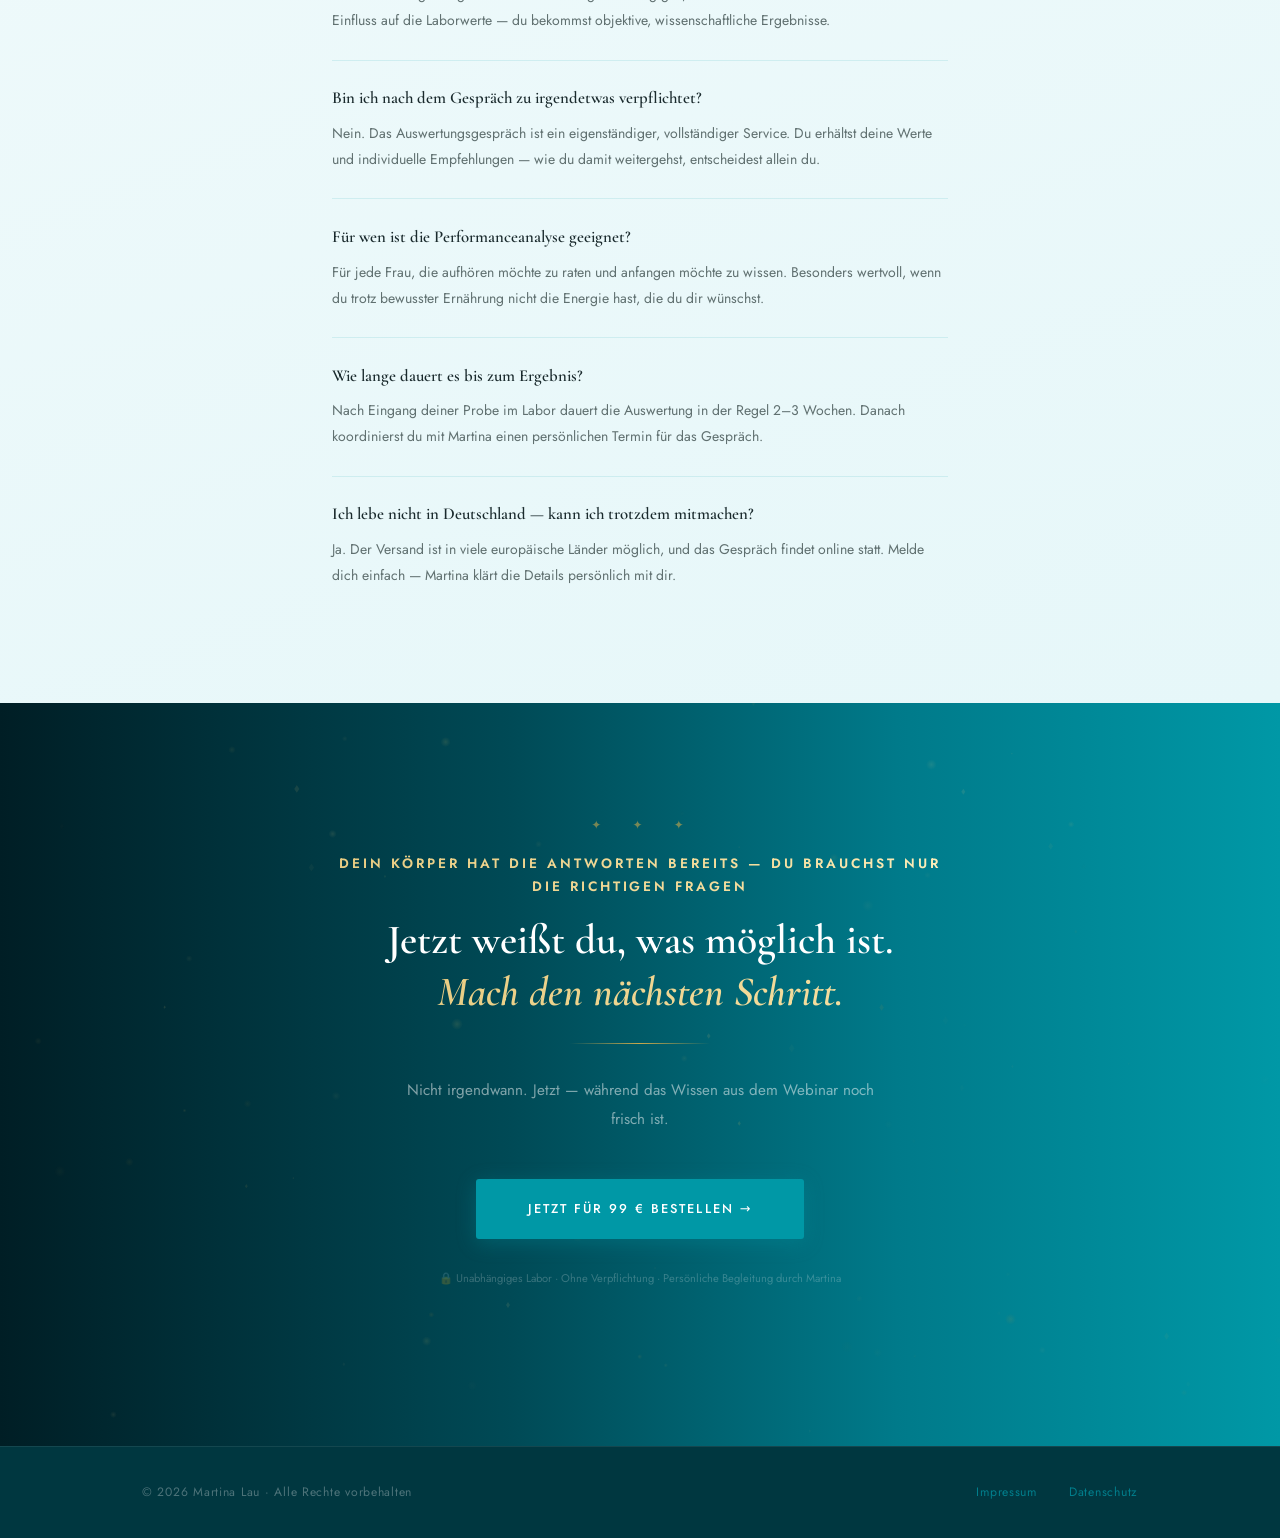
<file: sales.html>
<!DOCTYPE html>
<html lang="de">
<head>
  <meta charset="UTF-8" />
  <meta name="viewport" content="width=device-width, initial-scale=1.0" />
  <title>Persönliche Performanceanalyse | Martina Lau</title>
  <meta name="robots" content="noindex, nofollow" />

  <!-- Consent Mode v2 Default -->
  <script>
    window.dataLayer = window.dataLayer || [];
    function gtag(){dataLayer.push(arguments);}
    gtag('consent', 'default', {
      'ad_storage': 'denied', 'ad_user_data': 'denied',
      'ad_personalization': 'denied', 'analytics_storage': 'denied',
      'functionality_storage': 'denied', 'personalization_storage': 'denied',
      'security_storage': 'denied', 'wait_for_update': 1000
    });
    // Gespeicherte Einwilligung SOFORT anwenden — vor GTM-Start
    (function() {
      try {
        var raw = localStorage.getItem('martina_lau_consent');
        if (!raw) return;
        var d = JSON.parse(raw);
        if (d.expires && Date.now() > d.expires) return;
        var mkt = !!d.marketing;
        gtag('consent', 'update', {
          'ad_storage':              mkt ? 'granted' : 'denied',
          'ad_user_data':            mkt ? 'granted' : 'denied',
          'ad_personalization':      mkt ? 'granted' : 'denied',
          'analytics_storage':       mkt ? 'granted' : 'denied',
          'functionality_storage':   mkt ? 'granted' : 'denied',
          'personalization_storage': mkt ? 'granted' : 'denied'
        });
      } catch (e) {}
    })();
  </script>
  <!-- Google Tag Manager -->
  <script>(function(w,d,s,l,i){w[l]=w[l]||[];w[l].push({'gtm.start':
  new Date().getTime(),event:'gtm.js'});var f=d.getElementsByTagName(s)[0],
  j=d.createElement(s),dl=l!='dataLayer'?'&l='+l:'';j.async=true;j.src=
  'https://www.googletagmanager.com/gtm.js?id='+i+dl;f.parentNode.insertBefore(j,f);
  })(window,document,'script','dataLayer','GTM-PBWMW7QB');</script>
  <!-- End Google Tag Manager -->
  <link rel="stylesheet" href="css/style.css" />
  <style>
    .sales-hero__inner {
      display: grid;
      grid-template-columns: 1fr 420px;
      gap: 5rem;
      align-items: start;
    }

    /* Transformation Vorher/Nachher */
    .transform-grid {
      display: grid;
      grid-template-columns: 1fr 1fr;
      gap: 2rem;
      margin-top: 3rem;
    }

    .transform-col {
      background: var(--cream);
      border-radius: 8px;
      padding: 2.2rem 2rem;
      border: 1px solid rgba(212,175,110,0.08);
    }

    .transform-col--after {
      background: var(--gradient-dark);
      border-color: rgba(0,152,166,0.3);
    }

    .transform-col__label {
      font-size: 0.62rem;
      letter-spacing: 0.22em;
      text-transform: uppercase;
      color: var(--warm-gray);
      margin-bottom: 1.5rem;
      padding-bottom: 0.8rem;
      border-bottom: 1px solid rgba(0,0,0,0.07);
    }

    .transform-col--after .transform-col__label {
      color: rgba(212,175,110,0.45);
      border-bottom-color: var(--gold-border);
    }

    .transform-col ul { list-style:none; display:flex; flex-direction:column; gap:0.75rem; }

    .transform-col li {
      display: flex;
      align-items: flex-start;
      gap: 0.75rem;
      font-size: 0.875rem;
      line-height: 1.6;
      color: var(--charcoal);
    }

    .transform-col--after li { color: rgba(255,255,255,0.68); }
    .icon-x     { color: rgba(0,0,0,0.2); flex-shrink:0; }
    .icon-check { color: var(--gold-deep); flex-shrink:0; }

    /* FAQ */
    .faq-section { background: linear-gradient(160deg, var(--cream-teal) 0%, var(--teal-pale) 100%); }

    /* Final CTA */
    .sales-cta {
      background: var(--gradient-dark);
      padding: 7rem 0;
      text-align: center;
      position: relative;
      overflow: hidden;
    }

    .sales-cta > * { position:relative;z-index:1; }
    .sales-cta .container--narrow { position:relative;z-index:1; }

    .sales-cta h2 {
      color: var(--white);
      font-size: clamp(1.8rem, 3.5vw, 2.6rem);
      margin-bottom: 1.2rem;
      line-height: 1.25;
    }

    .sales-cta h2 em {
      font-style: italic;
      background: linear-gradient(135deg, var(--gold-light), var(--gold-bright));
      -webkit-background-clip: text;
      background-clip: text;
      -webkit-text-fill-color: transparent;
    }

    .sales-cta p {
      color: rgba(255,255,255,0.5);
      max-width: 480px;
      margin: 0 auto 2.8rem;
      font-size: 0.95rem;
      line-height: 1.9;
    }

    @media (max-width: 900px) {
      .sales-hero__inner { grid-template-columns: 1fr; gap: 3rem; }
      .transform-grid    { grid-template-columns: 1fr; }
      .offer-card        { position: static; }
    }
  </style>
</head>
<body data-page="sales">
<!-- Google Tag Manager (noscript) -->
<noscript><iframe src="https://www.googletagmanager.com/ns.html?id=GTM-PBWMW7QB"
height="0" width="0" style="display:none;visibility:hidden"></iframe></noscript>
<!-- End Google Tag Manager (noscript) -->

  <!-- Kein Nav auf Salespage — keine Ablenkung, kein Absprung -->

  <!-- ════════════════════════
       HERO
       ════════════════════════ -->
  <section class="sales-hero">
    <canvas id="particles-canvas" aria-hidden="true"></canvas>
    <div class="ribbons" aria-hidden="true">
      <div class="ribbon"></div>
      <div class="ribbon"></div>
      <div class="ribbon"></div>
      <div class="ribbon"></div>
      <div class="ribbon"></div>
      <div class="ribbon"></div>
      <div class="ribbon-glow"></div>
      <div class="ribbon-glow"></div>
      <div class="ribbon-glow"></div>
    </div>

    <div class="container">
      <div class="sales-hero__inner">

        <!-- LINKS: Copy -->
        <div>
          <span class="gold-star">✦ &nbsp; ✦ &nbsp; ✦</span>
          <div class="gold-badge">✦ Dein nächster Schritt</div>
          <span class="eyebrow eyebrow--gold">Die Performanceanalyse</span>

          <h1>
            Hör auf zu raten.<br/>
            <em>Fang an zu wissen.</em>
          </h1>

          <p>
            Du hast gerade gelernt, wie sehr die Nährstoffversorgung auf zellulärer Ebene über Energie, Stimmung und Wohlbefinden entscheidet. Die Frage ist: <strong>Wie sieht es bei dir aus?</strong>
          </p>

          <p>
            Pauschalempfehlungen greifen nicht, weil jeder Körper anders ist. Was zählt, sind deine persönlichen Werte — messbar, objektiv, individuell.
          </p>

          <p>
            Mit der <strong>Persönlichen Performanceanalyse</strong> bekommst du zum ersten Mal einen klaren Blick auf dein individuelles Fettsäureprofil — bequem von zu Hause aus, ausgewertet in einem unabhängigen Labor, erklärt von Martina persönlich.
          </p>

          <div class="quote-block" style="margin-top:2.2rem;">
            <p>„Ich dachte, ich mache schon alles richtig. Erst als ich meine Werte kannte, habe ich verstanden, was meinem Körper wirklich gefehlt hat."</p>
            <p style="margin-top:0.6rem;font-size:0.8rem;opacity:0.6;">— Lisa S.</p>
          </div>
        </div>

        <!-- RECHTS: Angebot -->
        <div>
          <div class="offer-card">
            <div class="offer-card__eyebrow">✦ Inklusive Erstgespräch</div>
            <div class="offer-card__title">
              Persönliche Performanceanalyse
            </div>
            <div class="offer-card__subtitle">
              Dein individuelles Fettsäureprofil — messbar, objektiv, mit persönlicher Begleitung
            </div>

            <!-- Preis-Anker -->
            <div style="margin-bottom:1.6rem;padding:1.2rem 1.4rem;background:linear-gradient(135deg,rgba(0,152,166,0.05),rgba(201,168,76,0.06));border-radius:6px;border:1px solid rgba(201,168,76,0.18);text-align:center;">
              <div style="font-size:0.62rem;letter-spacing:0.2em;text-transform:uppercase;color:var(--warm-gray);margin-bottom:0.5rem;" id="price-label">Regulärer Preis</div>
              <div style="display:flex;align-items:baseline;justify-content:center;gap:0.8rem;">
                <!-- Rabattpreis (sichtbar wenn Code aktiv) -->
                <span id="price-sale" style="font-family:var(--font-serif);font-size:2.4rem;font-weight:600;background:linear-gradient(135deg,var(--gold-deep),var(--gold-light));-webkit-background-clip:text;background-clip:text;-webkit-text-fill-color:transparent;line-height:1;">99 €</span>
                <span id="price-strikethrough" style="font-size:1rem;color:var(--light-gray);text-decoration:line-through;">149 €</span>
                <!-- Vollpreis (sichtbar wenn Code abgelaufen) -->
                <span id="price-full" style="display:none;font-family:var(--font-serif);font-size:2.4rem;font-weight:600;background:linear-gradient(135deg,var(--gold-deep),var(--gold-light));-webkit-background-clip:text;background-clip:text;-webkit-text-fill-color:transparent;line-height:1;">149 €</span>
              </div>
              <div id="price-saving" style="font-size:0.7rem;color:var(--teal);margin-top:0.4rem;font-weight:500;">Du sparst 50 € als Webinar-Teilnehmerin</div>

              <!-- Rabattcode-Block (nur wenn Code aktiv) -->
              <div id="code-block" style="margin-top:0.9rem;padding:0.8rem 1rem;background:rgba(212,175,85,0.08);border:1px dashed rgba(212,175,85,0.35);border-radius:6px;">
                <div style="font-size:0.6rem;letter-spacing:0.18em;text-transform:uppercase;color:rgba(212,175,110,0.5);margin-bottom:0.3rem;">Dein Rabattcode</div>
                <div style="font-family:var(--font-serif);font-size:1.3rem;letter-spacing:0.12em;color:var(--gold-light);font-weight:600;">ZELLE50</div>
                <div style="font-size:0.65rem;color:rgba(255,255,255,0.35);margin-top:0.3rem;">Code bei Ablefy im Checkout eingeben</div>
                <!-- Ablauf-Countdown -->
                <div id="code-expiry-wrap" style="margin-top:0.8rem;padding-top:0.7rem;border-top:1px solid rgba(212,175,85,0.15);">
                  <div style="font-size:0.58rem;letter-spacing:0.15em;text-transform:uppercase;color:rgba(212,175,110,0.4);margin-bottom:0.4rem;">Code läuft ab in</div>
                  <div id="code-countdown" style="display:flex;justify-content:center;gap:0.8rem;">
                    <span style="font-size:0.75rem;color:rgba(255,255,255,0.5);"><span data-days style="font-family:var(--font-serif);font-size:1rem;color:var(--gold-light);">00</span> T</span>
                    <span style="font-size:0.75rem;color:rgba(255,255,255,0.5);"><span data-hours style="font-family:var(--font-serif);font-size:1rem;color:var(--gold-light);">00</span> Std</span>
                    <span style="font-size:0.75rem;color:rgba(255,255,255,0.5);"><span data-minutes style="font-family:var(--font-serif);font-size:1rem;color:var(--gold-light);">00</span> Min</span>
                    <span style="font-size:0.75rem;color:rgba(255,255,255,0.5);"><span data-seconds style="font-family:var(--font-serif);font-size:1rem;color:var(--gold-light);">00</span> Sek</span>
                  </div>
                </div>
              </div>
            </div>

            <ul class="offer-card__features">
              <li><span class="check">✓</span> <span>Test-Kit kommt bequem zu dir nach Hause — alles inklusive</span></li>
              <li><span class="check">✓</span> <span>Einfache Durchführung: ein kleiner Tropfen, wenige Minuten</span></li>
              <li><span class="check">✓</span> <span>Auswertung durch ein unabhängiges, akkreditiertes Labor</span></li>
              <li><span class="check">✓</span> <span>Dein persönliches Fettsäureprofil inkl. Omega-3-Index</span></li>
              <li><span class="check">✓</span> <span>30-min. Auswertungsgespräch mit Martina — persönlich, inklusive</span></li>
              <li><span class="check">✓</span> <span>Konkrete Empfehlungen basierend auf deinen echten Werten</span></li>
            </ul>

            <!-- ABLEFY-LINK: href durch deinen echten Ablefy-Produktlink ersetzen -->
            <a href="https://myablefy.com/s/martinalau/performance-analyse" class="btn btn--primary btn--lg">
              Jetzt für 99 € bestellen →
            </a>

            <div class="offer-card__guarantee">
              🔒 Unabhängiges Labor · Diskreter Versand · Rechnung inklusive
            </div>
          </div>
        </div>

      </div>
    </div>
  </section>

  <!-- ════════════════════════
       VORHER / NACHHER
       ════════════════════════ -->
  <section style="background:var(--cream);padding:5.5rem 0;">
    <div class="container">
      <div class="section-head">
        <span class="gold-star" style="opacity:0.4;">✦ &nbsp; ✦ &nbsp; ✦</span>
        <span class="eyebrow">Was sich verändert</span>
        <h2>Vom Vermuten zum Wissen</h2>
        <div class="divider divider--gold" style="margin:1.2rem auto 1.5rem;"></div>
        <p>Der Unterschied zwischen raten und wissen ist größer als du denkst.</p>
      </div>

      <div class="transform-grid">
        <div class="transform-col">
          <div class="transform-col__label">Ohne Analyse</div>
          <ul>
            <li><span class="icon-x">✕</span> Du probierst Nahrungsergänzungen aus — ohne zu wissen, ob du sie brauchst</li>
            <li><span class="icon-x">✕</span> Du ernährst dich bewusst, spürst aber keinen klaren Unterschied</li>
            <li><span class="icon-x">✕</span> Du weißt nicht, ob deine Energie wirklich mit Nährstoffen zusammenhängt</li>
            <li><span class="icon-x">✕</span> Jede Empfehlung passt auf alle — aber nicht auf dich</li>
          </ul>
        </div>

        <div class="transform-col transform-col--after">
          <div class="transform-col__label">Mit deiner Performanceanalyse</div>
          <ul>
            <li><span class="icon-check">✦</span> Du weißt genau, wo dein Körper steht — mit echten Zahlenwerten</li>
            <li><span class="icon-check">✦</span> Du triffst fundierte Entscheidungen, statt dem nächsten Trend zu folgen</li>
            <li><span class="icon-check">✦</span> Du verstehst den Zusammenhang zwischen deinen Werten und deinem Wohlbefinden</li>
            <li><span class="icon-check">✦</span> Du bekommst einen Plan, der wirklich zu deinem Körper passt</li>
          </ul>
        </div>
      </div>
    </div>
  </section>

  <!-- ════════════════════════
       SO FUNKTIONIERT'S
       ════════════════════════ -->
  <section class="how-it-works">
    <div class="container">
      <div class="section-head">
        <span class="eyebrow">Der Ablauf</span>
        <h2>In 4 Schritten zu deinen Werten</h2>
        <div class="divider divider--gold" style="margin:1.2rem auto 1.5rem;"></div>
        <p>Unkompliziert, diskret und von zu Hause aus.</p>
      </div>

      <div class="how-grid">
        <div class="how-step">
          <div class="how-step__icon">01</div>
          <h4>Online bestellen</h4>
          <p>Du bestellst direkt online — sicher, unkompliziert, in wenigen Klicks.</p>
        </div>
        <div class="how-step">
          <div class="how-step__icon">02</div>
          <h4>Test-Kit erhalten</h4>
          <p>Dein persönliches Kit kommt diskret nach Hause — mit allem, was du brauchst.</p>
        </div>
        <div class="how-step">
          <div class="how-step__icon">03</div>
          <h4>Test einsenden</h4>
          <p>Ein kleiner Tropfen Blut auf die Testkarte — fertig. Rückkuvert liegt bei.</p>
        </div>
        <div class="how-step">
          <div class="how-step__icon">04</div>
          <h4>Gespräch mit Martina</h4>
          <p>Martina erklärt deine Werte und entwickelt gemeinsam mit dir einen konkreten Plan.</p>
        </div>
      </div>

      <div style="text-align:center;margin-top:3.5rem;">
        <a href="https://myablefy.com/s/martinalau/performance-analyse" class="btn btn--primary btn--lg">Jetzt für 99 € bestellen →</a>
        <p style="font-size:0.72rem;color:var(--warm-gray);margin-top:1rem;">
          Ergebnis ca. 2–3 Wochen nach Einsendung · Gespräch danach nach Vereinbarung
        </p>
      </div>
    </div>
  </section>

  <!-- ════════════════════════
       BILD – MARTINA IM GESPRÄCH
       ════════════════════════ -->
  <section style="background:var(--cream-teal);padding:5.5rem 0;">
    <div class="container">
      <div class="img-text-grid" style="display:grid;grid-template-columns:1fr 1fr;gap:4rem;align-items:center;">

        <!-- Foto links -->
        <div>
          <img src="Bilder/IMG_7134.JPG" alt="Martina Lau im Auswertungsgespräch mit einer Kundin"
               style="width:100%;border-radius:12px;box-shadow:0 24px 64px rgba(0,0,0,0.14);object-fit:cover;display:block;" />
        </div>

        <!-- Text rechts -->
        <div>
          <span class="eyebrow">Persönliche Begleitung</span>
          <h2 style="font-size:clamp(1.5rem,3vw,2.1rem);margin-bottom:1rem;">Du bist nicht allein<br/>mit deinen Werten.</h2>
          <div class="divider divider--gold-left" style="margin-bottom:1.5rem;"></div>
          <p>Das Auswertungsgespräch ist kein Standardtermin. Martina nimmt sich 30 Minuten Zeit, erklärt dir deine Ergebnisse verständlich — und entwickelt gemeinsam mit dir einen konkreten Plan, der zu deinem Alltag passt.</p>
          <p style="margin-top:1rem;">Keine Flut von Informationen. Kein „Probier mal das." Sondern echte Klarheit über das, was dir persönlich helfen wird.</p>
          <div style="margin-top:2rem;">
            <a href="https://myablefy.com/s/martinalau/performance-analyse" class="btn btn--primary">Jetzt für 99 € bestellen →</a>
          </div>
        </div>

      </div>
    </div>
  </section>

  <!-- ════════════════════════
       TESTIMONIALS
       ════════════════════════ -->
  <section class="about" style="padding:5rem 0;">
    <canvas id="particles-canvas-testimonials" aria-hidden="true"></canvas>
    <div class="ribbons" aria-hidden="true">
      <div class="ribbon"></div>
      <div class="ribbon"></div>
      <div class="ribbon"></div>
      <div class="ribbon"></div>
      <div class="ribbon-glow"></div>
      <div class="ribbon-glow"></div>
      <div class="ribbon-glow"></div>
    </div>

    <div class="container" style="position:relative;z-index:1;">
      <div class="section-head">
        <span class="gold-star">✦ &nbsp; ✦ &nbsp; ✦</span>
        <span class="eyebrow eyebrow--gold">Erfahrungen</span>
        <h2 style="color:var(--white);">Was andere Frauen sagen</h2>
        <div class="divider divider--gold" style="margin:1.2rem auto 2rem;"></div>
      </div>

      <div class="testimonials-grid">
        <!-- ✅ Echtes Testimonial von ProvenExpert -->
        <div class="testimonial-card">
          <span class="testimonial-card__stars">★★★★★</span>
          <blockquote>„Professionalität gepaart mit Herz. Immer positiv, empathisch und hilfsbereit — mit einem Tatendrang, der ansteckend ist."</blockquote>
          <div class="testimonial-card__name">— Verifizierte Bewertung · ProvenExpert</div>
        </div>

        <!-- ✅ Echtes Testimonial – Viola M. -->
        <div class="testimonial-card">
          <span class="testimonial-card__stars">★★★★★</span>
          <blockquote>„Martina ist unglaublich positiv, voller Energie und total engagiert — von schneller Auffassungsgabe und noch schneller in der Umsetzung. Sie ist mit ganzem Herzen dabei, Menschen wirklich zu helfen. Kompetent, umfassend — und sie ermöglicht echte Erfolge."</blockquote>
          <div class="testimonial-card__name">— Viola M.</div>
        </div>

        <!-- ✅ Echtes Testimonial – M. -->
        <div class="testimonial-card">
          <span class="testimonial-card__stars">★★★★★</span>
          <blockquote>„Ich fühle mich bei Martina bestens aufgehoben. Sie sieht den Menschen als Ganzes und hinterfragt sehr viel, um bestmöglich zu unterstützen. Bei dir spürt man einfach, dass du liebst, was du tust."</blockquote>
          <div class="testimonial-card__name">— M.</div>
        </div>
      </div>

      <p style="text-align:center;margin-top:1.8rem;font-size:0.72rem;color:rgba(255,255,255,0.2);">
        20 verifizierte Bewertungen auf ProvenExpert · Ø 5,0 von 5 · SEHR GUT · 100% Empfehlungsrate
      </p>

      <!-- ProvenExpert ProSeal Widget -->
      <div style="margin-top:2rem;display:flex;justify-content:center;">
        <noscript><a href="https://www.provenexpert.com/martina-lau/?utm_source=seals&utm_campaign=embedded-proseal&utm_medium=profile&utm_content=1ba6ad6f-8c93-4775-a19a-f3ac88b6ca52" target="_blank" title="Kundenbewertungen &amp; Erfahrungen zu Martina Lau" class="pe-pro-seal-more-infos" rel="nofollow">Mehr Infos</a></noscript>
        <script defer id="proSealWidgetSales">
          window.loadProSealSales = function(){
            window.provenExpert.proSeal({
              widgetId: "1ba6ad6f-8c93-4775-a19a-f3ac88b6ca52",
              language:"de-DE",
              usePageLanguage: false,
              bannerColor: "#097E92",
              textColor: "#FFFFFF",
              showBackPage: true,
              showReviews: true,
              hideDate: true,
              hideName: false,
              googleStars: false,
              displayReviewerLastName: false,
              embeddedSelector: "#proSealWidgetSales"
            })
          };
          window.addEventListener("load", function () {
            var script = document.createElement('script');
            script.src = "https://s.provenexpert.net/seals/proseal-v2.js";
            script.onload = loadProSealSales;
            document.head.appendChild(script);
          }, false);
        </script>
        <div id="proSealWidgetSales"></div>
      </div>
      <!-- ProvenExpert ProSeal Widget Ende -->
    </div>
  </section>

  <!-- ════════════════════════
       FAQ
       ════════════════════════ -->
  <section class="faq-section" style="padding:5.5rem 0;">
    <div class="container--narrow">
      <div class="section-head">
        <span class="eyebrow">Fragen &amp; Antworten</span>
        <h2>Das fragst du dich vielleicht</h2>
        <div class="divider divider--gold" style="margin:1.2rem auto 2.5rem;"></div>
      </div>

      <div>
        <div class="faq-item">
          <h4>Ist der Test schmerzhaft?</h4>
          <p>Kaum spürbar. Der Test erfordert nur einen kleinen Tropfen Blut aus der Fingerkuppe — vergleichbar mit einem Blutzuckertest. Die meisten beschreiben es als kurzes Kribbeln.</p>
        </div>
        <div class="faq-item">
          <h4>Wer wertet meinen Test aus?</h4>
          <p>Die Auswertung erfolgt durch ein vollständig unabhängiges, akkreditiertes Labor. Martina hat keinen Einfluss auf die Laborwerte — du bekommst objektive, wissenschaftliche Ergebnisse.</p>
        </div>
        <div class="faq-item">
          <h4>Bin ich nach dem Gespräch zu irgendetwas verpflichtet?</h4>
          <p>Nein. Das Auswertungsgespräch ist ein eigenständiger, vollständiger Service. Du erhältst deine Werte und individuelle Empfehlungen — wie du damit weitergehst, entscheidest allein du.</p>
        </div>
        <div class="faq-item">
          <h4>Für wen ist die Performanceanalyse geeignet?</h4>
          <p>Für jede Frau, die aufhören möchte zu raten und anfangen möchte zu wissen. Besonders wertvoll, wenn du trotz bewusster Ernährung nicht die Energie hast, die du dir wünschst.</p>
        </div>
        <div class="faq-item">
          <h4>Wie lange dauert es bis zum Ergebnis?</h4>
          <p>Nach Eingang deiner Probe im Labor dauert die Auswertung in der Regel 2–3 Wochen. Danach koordinierst du mit Martina einen persönlichen Termin für das Gespräch.</p>
        </div>
        <div class="faq-item">
          <h4>Ich lebe nicht in Deutschland — kann ich trotzdem mitmachen?</h4>
          <p>Ja. Der Versand ist in viele europäische Länder möglich, und das Gespräch findet online statt. Melde dich einfach — Martina klärt die Details persönlich mit dir.</p>
        </div>
      </div>
    </div>
  </section>

  <!-- ════════════════════════
       FINAL CTA
       ════════════════════════ -->
  <section class="sales-cta">
    <canvas id="particles-canvas-cta" aria-hidden="true"></canvas>
    <div class="ribbons" aria-hidden="true">
      <div class="ribbon"></div>
      <div class="ribbon"></div>
      <div class="ribbon"></div>
      <div class="ribbon"></div>
      <div class="ribbon"></div>
      <div class="ribbon-glow"></div>
      <div class="ribbon-glow"></div>
      <div class="ribbon-glow"></div>
    </div>

    <div class="container--narrow">
      <span class="gold-star">✦ &nbsp; ✦ &nbsp; ✦</span>
      <span class="eyebrow eyebrow--gold" style="display:block;text-align:center;margin-bottom:1rem;">Dein Körper hat die Antworten bereits — du brauchst nur die richtigen Fragen</span>

      <h2>Jetzt weißt du, was möglich ist.<br/><em>Mach den nächsten Schritt.</em></h2>

      <div class="divider divider--gold" style="margin:1.5rem auto 2rem;"></div>

      <p>Nicht irgendwann. Jetzt — während das Wissen aus dem Webinar noch frisch ist.</p>

      <a href="https://myablefy.com/s/martinalau/performance-analyse" class="btn btn--primary btn--lg">Jetzt für 99 € bestellen →</a>

      <p style="margin-top:1.2rem;font-size:0.7rem;color:rgba(255,255,255,0.22);">
        🔒 Unabhängiges Labor · Ohne Verpflichtung · Persönliche Begleitung durch Martina
      </p>
    </div>
  </section>

  <!-- FOOTER -->
  <footer class="footer">
    <div class="container">
      <div class="footer__inner">
        <span>© 2026 Martina Lau · Alle Rechte vorbehalten</span>
        <div class="footer__links">
          <a href="impressum.html">Impressum</a>
          <a href="datenschutz.html">Datenschutz</a>
        </div>
      </div>
    </div>
  </footer>

  <script src="js/main.js"></script>
</body>
</html>
</file>
<file: css/style.css>
/* ============================================
   MARTINA LAU – WEBINAR FUNNEL
   Stil: Luxus · Wellness · Feminin · Hell
   Palette: Teal #0098A6 · Gold · Weiß/Creme
   ============================================ */

/* ── Cormorant Garamond ── */
@font-face { font-family: 'Cormorant Garamond'; font-style: normal; font-weight: 300; font-display: swap; src: url('../fonts/cormorant-garamond-v21-latin/cormorant-garamond-v21-latin-300.woff2') format('woff2'); }
@font-face { font-family: 'Cormorant Garamond'; font-style: italic; font-weight: 300; font-display: swap; src: url('../fonts/cormorant-garamond-v21-latin/cormorant-garamond-v21-latin-300italic.woff2') format('woff2'); }
@font-face { font-family: 'Cormorant Garamond'; font-style: normal; font-weight: 400; font-display: swap; src: url('../fonts/cormorant-garamond-v21-latin/cormorant-garamond-v21-latin-regular.woff2') format('woff2'); }
@font-face { font-family: 'Cormorant Garamond'; font-style: italic; font-weight: 400; font-display: swap; src: url('../fonts/cormorant-garamond-v21-latin/cormorant-garamond-v21-latin-italic.woff2') format('woff2'); }
@font-face { font-family: 'Cormorant Garamond'; font-style: normal; font-weight: 500; font-display: swap; src: url('../fonts/cormorant-garamond-v21-latin/cormorant-garamond-v21-latin-500.woff2') format('woff2'); }
@font-face { font-family: 'Cormorant Garamond'; font-style: italic; font-weight: 500; font-display: swap; src: url('../fonts/cormorant-garamond-v21-latin/cormorant-garamond-v21-latin-500italic.woff2') format('woff2'); }
@font-face { font-family: 'Cormorant Garamond'; font-style: normal; font-weight: 600; font-display: swap; src: url('../fonts/cormorant-garamond-v21-latin/cormorant-garamond-v21-latin-600.woff2') format('woff2'); }
@font-face { font-family: 'Cormorant Garamond'; font-style: italic; font-weight: 600; font-display: swap; src: url('../fonts/cormorant-garamond-v21-latin/cormorant-garamond-v21-latin-600italic.woff2') format('woff2'); }

/* ── Jost ── */
@font-face { font-family: 'Jost'; font-style: normal; font-weight: 300; font-display: swap; src: url('../fonts/jost-v20-latin/jost-v20-latin-300.woff2') format('woff2'); }
@font-face { font-family: 'Jost'; font-style: normal; font-weight: 400; font-display: swap; src: url('../fonts/jost-v20-latin/jost-v20-latin-regular.woff2') format('woff2'); }
@font-face { font-family: 'Jost'; font-style: normal; font-weight: 500; font-display: swap; src: url('../fonts/jost-v20-latin/jost-v20-latin-500.woff2') format('woff2'); }
@font-face { font-family: 'Jost'; font-style: normal; font-weight: 600; font-display: swap; src: url('../fonts/jost-v20-latin/jost-v20-latin-600.woff2') format('woff2'); }

/* ── Raleway ── */
@font-face { font-family: 'Raleway'; font-style: normal; font-weight: 200; font-display: swap; src: url('../fonts/raleway-v37-latin/raleway-v37-latin-200.woff2') format('woff2'); }
@font-face { font-family: 'Raleway'; font-style: normal; font-weight: 300; font-display: swap; src: url('../fonts/raleway-v37-latin/raleway-v37-latin-300.woff2') format('woff2'); }
@font-face { font-family: 'Raleway'; font-style: normal; font-weight: 400; font-display: swap; src: url('../fonts/raleway-v37-latin/raleway-v37-latin-regular.woff2') format('woff2'); }

/* ══════════════════════════════════════════
   VARIABLEN
   ══════════════════════════════════════════ */
:root {
  /* ── Luxury-Gradient für alle dunklen Sektionen ── */
  --gradient-dark: linear-gradient(to right, #001E25 0%, #004A56 40%, #007A8A 70%, #0098A6 100%);

  /* ── Martinas Brand-Teal (exakt von Website) ── */
  --teal:          #0098A6;
  --teal-dark:     #00707C;
  --teal-deep:     #004E58;   /* Für Hero/CTA-Hintergründe */
  --teal-deeper:   #003740;   /* Dunkelste Variante */
  --teal-light:    #33B0BC;
  --teal-pale:     #E6F7F9;   /* Sehr helles Teal für Akzentflächen */
  --teal-muted:    rgba(0,152,166,0.1);
  --teal-glow:     rgba(0,152,166,0.2);
  --teal-border:   rgba(0,152,166,0.2);

  /* ── Gold — Luxus-Schicht ── */
  --gold:          #C9A84C;
  --gold-light:    #E8CC82;
  --gold-bright:   #F5DFA0;
  --gold-deep:     #9A7830;
  --gold-subtle:   rgba(201,168,76,0.08);
  --gold-border:   rgba(201,168,76,0.22);
  --gold-glow:     rgba(201,168,76,0.3);

  /* ── Helle Basis-Farben ── */
  --white:         #FFFFFF;
  --cream:         #FDFAF7;
  --cream-teal:    #F0FAFB;   /* Creme mit Teal-Hauch */
  --cream-warm:    #FAF7F3;
  --light-bg:      #F5F9FA;   /* Sehr helles Teal-Grau */

  /* ── Text & Neutral ── */
  --dark:          #1A2A2D;   /* Fast-Schwarz mit Teal-Unterton */
  --charcoal:      #2E3A3C;
  --warm-gray:     #607070;
  --light-gray:    #A0B0B2;
  --border:        rgba(0,152,166,0.12);
  --border-soft:   rgba(0,0,0,0.07);

  /* ── Fonts ── */
  --font-serif:    'Cormorant Garamond', Georgia, serif;
  --font-sans:     'Jost', system-ui, sans-serif;
}

/* ══════════════════════════════════════════
   RESET & BASE
   ══════════════════════════════════════════ */
*, *::before, *::after { box-sizing: border-box; margin: 0; padding: 0; }
html { scroll-behavior: smooth; overflow-x: hidden; }

body {
  font-family: var(--font-sans);
  font-weight: 400;
  color: var(--charcoal);
  background: var(--white);
  line-height: 1.75;
  -webkit-font-smoothing: antialiased;
  overflow-x: hidden;
}

/* ══════════════════════════════════════════
   TYPOGRAFIE
   ══════════════════════════════════════════ */
h1, h2, h3 {
  font-family: var(--font-serif);
  font-weight: 600;
  line-height: 1.2;
  color: var(--dark);
}

h4, h5 {
  font-family: var(--font-sans);
  font-weight: 600;
  color: var(--dark);
}

.eyebrow {
  display: block;
  font-family: var(--font-sans);
  font-size: 0.85rem;
  font-weight: 600;
  letter-spacing: 0.22em;
  text-transform: uppercase;
  color: var(--teal);
  margin-bottom: 0.9rem;
  opacity: 1;
}

.eyebrow--gold {
  background: linear-gradient(90deg, var(--gold-light) 0%, var(--gold-bright) 35%, #FFF3C4 55%, var(--gold-bright) 75%, var(--gold-light) 100%);
  background-size: 200% auto;
  -webkit-background-clip: text;
  background-clip: text;
  -webkit-text-fill-color: transparent;
  animation: shimmer 5s linear infinite;
}

.eyebrow--white { color: rgba(255,255,255,0.7); letter-spacing: 0.25em; }

/* ══════════════════════════════════════════
   LAYOUT
   ══════════════════════════════════════════ */
.container        { max-width: 1060px; margin: 0 auto; padding: 0 2rem; }
.container--narrow { max-width: 680px;  margin: 0 auto; padding: 0 2rem; }
.container--wide  { max-width: 1200px; margin: 0 auto; padding: 0 2rem; }
section { padding: 5.5rem 0; }

/* ══════════════════════════════════════════
   NAVIGATION
   ══════════════════════════════════════════ */
.nav {
  background: var(--white);
  padding: 1.1rem 0;
  border-bottom: 1px solid var(--border);
  position: sticky;
  top: 0;
  z-index: 100;
  box-shadow: 0 2px 20px rgba(0,152,166,0.06);
}

.nav__inner {
  display: flex;
  align-items: center;
  justify-content: space-between;
}

.nav__logo {
  display: flex;
  align-items: center;
  gap: 0.75rem;
  text-decoration: none;
}

.nav__logo-icon {
  display: flex;
  align-items: center;
  justify-content: center;
}

.nav__logo-icon img {
  height: 64px;
  width: auto;
  object-fit: contain;
}

.nav__logo-name {
  display: none;
}

/* ══════════════════════════════════════════
   BUTTONS
   ══════════════════════════════════════════ */
.btn {
  display: inline-block;
  font-family: var(--font-sans);
  font-weight: 500;
  font-size: 0.77rem;
  letter-spacing: 0.16em;
  text-transform: uppercase;
  padding: 1rem 2.5rem;
  border: none;
  cursor: pointer;
  text-decoration: none;
  transition: all 0.3s ease;
  position: relative;
  overflow: hidden;
}

/* Primär: Martinas Teal */
.btn--primary {
  background: var(--teal);
  color: var(--white);
  box-shadow: 0 4px 20px rgba(0,152,166,0.3);
  border-radius: 3px;
}

.btn--primary:hover {
  background: var(--teal-dark);
  transform: translateY(-2px);
  box-shadow: 0 10px 32px rgba(0,152,166,0.45);
}

/* Gold-Akzent Button (für dunkle Sektionen) */
.btn--gold {
  background: linear-gradient(135deg, var(--gold-deep), var(--gold), var(--gold-light));
  color: var(--teal-deep);
  font-weight: 600;
  box-shadow: 0 4px 20px rgba(201,168,76,0.3);
  border-radius: 3px;
}

.btn--gold:hover {
  transform: translateY(-2px);
  box-shadow: 0 12px 36px rgba(201,168,76,0.5);
}

.btn--outline {
  background: transparent;
  color: var(--teal);
  border: 1.5px solid var(--teal-border);
  border-radius: 3px;
}

.btn--outline:hover {
  background: var(--teal-pale);
  border-color: var(--teal);
}

.btn--outline-white {
  background: transparent;
  color: rgba(255,255,255,0.85);
  border: 1px solid rgba(255,255,255,0.3);
  border-radius: 3px;
}

.btn--outline-white:hover {
  background: rgba(255,255,255,0.1);
  border-color: rgba(255,255,255,0.6);
}

/* Pill-Button — wie auf martinalau.com */
.btn--pill {
  background: transparent;
  color: var(--white);
  border: 1.5px solid rgba(255,255,255,0.4);
  border-radius: 50px;
  padding: 0.85rem 2.2rem;
  display: inline-flex;
  align-items: center;
  gap: 0.55rem;
  font-size: 0.72rem;
  letter-spacing: 0.18em;
}

.btn--pill:hover {
  background: rgba(255,255,255,0.09);
  border-color: rgba(255,255,255,0.75);
  transform: translateY(-2px);
  box-shadow: 0 8px 28px rgba(0,0,0,0.18);
}

.btn--pill--gold {
  color: var(--gold-light);
  border-color: rgba(201,168,76,0.45);
}

.btn--pill--gold:hover {
  background: rgba(201,168,76,0.08);
  border-color: var(--gold);
  box-shadow: 0 8px 28px rgba(201,168,76,0.18);
}

.btn--pill--teal {
  color: var(--teal);
  border-color: rgba(0,152,166,0.4);
}

.btn--pill--teal:hover {
  background: var(--teal-muted);
  border-color: var(--teal);
  box-shadow: 0 8px 28px rgba(0,152,166,0.18);
}

.btn--lg { padding: 1.2rem 3.2rem; font-size: 0.8rem; }

/* ══════════════════════════════════════════
   ✦ FLOATING RIBBON SYSTEM ✦
   ══════════════════════════════════════════ */
.ribbons {
  position: absolute;
  inset: 0;
  overflow: hidden;
  pointer-events: none;
  z-index: 0;
}

/* Dünne Lichtlinien — Gold auf Teal-Dunkel */
.ribbon {
  position: absolute;
  left: -15%;
  width: 130%;
  height: 1px;
  background: linear-gradient(
    90deg,
    transparent 0%,
    rgba(201,168,76,0.06) 15%,
    rgba(232,204,130,0.55) 50%,
    rgba(201,168,76,0.06) 85%,
    transparent 100%
  );
  animation: ribbonFloat linear infinite;
  will-change: transform, opacity;
}

.ribbon:nth-child(1) { top: 12%; animation-duration: 22s; animation-delay:   0s; transform: rotate(-1.8deg); opacity: 0.9; }
.ribbon:nth-child(2) { top: 28%; animation-duration: 30s; animation-delay:  -8s; transform: rotate( 0.6deg); opacity: 0.5; height: 0.5px; }
.ribbon:nth-child(3) { top: 47%; animation-duration: 19s; animation-delay: -14s; transform: rotate(-0.4deg); opacity: 1; }
.ribbon:nth-child(4) { top: 63%; animation-duration: 27s; animation-delay:  -5s; transform: rotate( 1.4deg); opacity: 0.45; height: 0.5px; }
.ribbon:nth-child(5) { top: 80%; animation-duration: 24s; animation-delay: -18s; transform: rotate(-1deg);  opacity: 0.8; }

/* Breite, zarte Lichtkegel */
.ribbon-glow {
  position: absolute;
  left: -20%;
  width: 140%;
  background: linear-gradient(180deg, transparent, rgba(201,168,76,0.04), transparent);
  animation: ribbonFloat linear infinite;
  will-change: opacity;
}

.ribbon-glow:nth-child(6) { top: 18%; height: 80px;  animation-duration: 28s; animation-delay:  -3s; }
.ribbon-glow:nth-child(7) { top: 52%; height: 100px; animation-duration: 36s; animation-delay: -16s; }
.ribbon-glow:nth-child(8) { top: 72%; height: 60px;  animation-duration: 22s; animation-delay:  -9s; }

@keyframes ribbonFloat {
  0%   { transform: translateX(-4%); opacity: 0.7; }
  33%  { opacity: 1; }
  66%  { opacity: 0.5; }
  100% { transform: translateX( 4%); opacity: 0.7; }
}

/* ══════════════════════════════════════════
   GOLDENE PARTIKEL — Canvas
   ══════════════════════════════════════════ */
canvas[id^="particles-canvas"] {
  position: absolute;
  inset: 0;
  width: 100%;
  height: 100%;
  pointer-events: none;
  z-index: 0;
}

/* ══════════════════════════════════════════
   DEKORATIVE GOLD-ELEMENTE
   ══════════════════════════════════════════ */
.gold-star {
  color: var(--gold);
  font-size: 0.75rem;
  letter-spacing: 0.4em;
  display: block;
  margin-bottom: 1rem;
  opacity: 0.6;
}

.gold-badge {
  display: inline-flex;
  align-items: center;
  gap: 0.5rem;
  background: linear-gradient(135deg, rgba(212,175,85,0.25) 0%, rgba(255,220,120,0.18) 100%);
  border: 1.5px solid rgba(255,210,100,0.7);
  border-radius: 2px;
  padding: 0.6rem 1.6rem;
  font-size: 0.82rem;
  font-weight: 700;
  letter-spacing: 0.2em;
  text-transform: uppercase;
  color: #FFD87A;
  margin-bottom: 1.2rem;
  box-shadow: 0 0 18px rgba(255,210,80,0.25), 0 0 4px rgba(255,200,60,0.15), inset 0 1px 0 rgba(255,230,130,0.2);
  white-space: nowrap;
  text-shadow: 0 0 12px rgba(255,220,80,0.5);
}

.gold-badge--light {
  color: var(--gold-light);
  background: rgba(201,168,76,0.1);
  border-color: rgba(201,168,76,0.25);
}

.divider {
  width: 40px;
  height: 1.5px;
  background: var(--teal);
  margin: 1.5rem auto;
  border: none;
}

.divider--left  { margin-left: 0; }

.divider--gold {
  background: linear-gradient(90deg, transparent, var(--gold), transparent);
  height: 1px;
  width: 140px;
  border: none;
  margin: 1.2rem auto;
}

.divider--gold-left {
  background: linear-gradient(90deg, var(--gold), rgba(201,168,76,0.15), transparent);
  height: 1px;
  width: 180px;
  margin: 1.5rem 0;
  border: none;
}

.divider--teal {
  background: linear-gradient(90deg, transparent, var(--teal), transparent);
  height: 1px;
  width: 100px;
  border: none;
  margin: 1rem auto;
}

@keyframes shimmer {
  0%   { background-position: 200% center; }
  100% { background-position: -200% center; }
}

.shimmer-text {
  background: linear-gradient(90deg, var(--gold-deep) 0%, var(--gold-light) 30%, var(--gold-bright) 50%, var(--gold-light) 70%, var(--gold-deep) 100%);
  background-size: 200% auto;
  -webkit-background-clip: text;
  background-clip: text;
  -webkit-text-fill-color: transparent;
  animation: shimmer 4s linear infinite;
}

.quote-block {
  border-left: 2px solid var(--teal);
  padding-left: 1.6rem;
  margin: 2rem 0;
}

.quote-block--gold { border-left-color: var(--gold); }

.quote-block p {
  font-family: var(--font-serif);
  font-style: italic;
  font-size: 1.1rem !important;
  font-weight: 300;
  line-height: 1.75 !important;
  color: rgba(255,255,255,0.82) !important;
}

/* ══════════════════════════════════════════
   HERO — TEAL-DUNKEL HINTERGRUND
   ══════════════════════════════════════════ */
.hero {
  background: var(--gradient-dark);
  color: var(--white);
  padding: 6.5rem 0 5.5rem;
  position: relative;
  overflow: hidden;
}

/* Feines Grid-Muster */
.hero__bg-line {
  position: absolute;
  inset: 0;
  background-image:
    linear-gradient(rgba(255,255,255,0.03) 1px, transparent 1px),
    linear-gradient(90deg, rgba(255,255,255,0.03) 1px, transparent 1px);
  background-size: 50px 50px;
  pointer-events: none;
}

/* Teal-Glow unten links */
.hero::after {
  content: '';
  position: absolute;
  bottom: -80px; left: -80px;
  width: 500px; height: 500px;
  background: radial-gradient(circle, rgba(0,152,166,0.18) 0%, transparent 65%);
  pointer-events: none;
}

.hero > * { position: relative; z-index: 1; }
.hero .container { position: relative; z-index: 1; max-width: 1440px; padding: 0 4rem; }

.hero__inner {
  display: grid;
  grid-template-columns: 1fr 440px;
  gap: 9rem;
  align-items: center;
  min-width: 0;
}

.hero__inner > * { min-width: 0; }

/* Badge zentriert im Hero */
.hero .gold-badge {
  display: block;
  width: fit-content;
  margin: 0 auto 1rem;
  text-align: center;
}

/* Eyebrow einzeilig im Hero */
.hero .eyebrow--gold {
  white-space: nowrap;
  font-size: 0.75rem;
  letter-spacing: 0.12em;
}

.hero h1 {
  font-size: clamp(2rem, 4vw, 3.1rem);
  color: var(--white);
  margin-bottom: 1.5rem;
  line-height: 1.2;
  font-weight: 600;
}

.hero h1 em {
  font-style: italic;
  font-weight: 300;
  background: linear-gradient(135deg, var(--gold-light), var(--gold-bright), var(--gold-light));
  -webkit-background-clip: text;
  background-clip: text;
  -webkit-text-fill-color: transparent;
}

.hero__lead {
  font-size: 1rem;
  color: rgba(255,255,255,0.65);
  max-width: 500px;
  margin-bottom: 2.5rem;
  line-height: 1.9;
}

/* ══════════════════════════════════════════
   TRUST STRIP
   ══════════════════════════════════════════ */
.trust-strip {
  display: flex;
  align-items: center;
  gap: 1rem;
  flex-wrap: wrap;
  margin: 2rem 0;
  padding: 0.9rem 1.3rem;
  background: rgba(255,255,255,0.07);
  border: 1px solid rgba(255,255,255,0.15);
  border-radius: 4px;
}

.trust-strip__item { display: flex; align-items: center; gap: 0.4rem; font-size: 0.8rem; color: rgba(255,255,255,0.65); }
.trust-strip__item strong { color: rgba(255,255,255,0.92); }
.trust-strip__stars { color: var(--gold-light); font-size: 0.75rem; letter-spacing: 0.06em; }
.trust-strip__sep  { color: rgba(255,255,255,0.2); }

/* ══════════════════════════════════════════
   COUNTDOWN
   ══════════════════════════════════════════ */
.countdown-wrap       { margin: 2rem 0 0; }
.countdown-wrap__label {
  font-size: 0.63rem;
  letter-spacing: 0.18em;
  text-transform: uppercase;
  color: rgba(255,255,255,0.35);
  margin-bottom: 0.8rem;
}

.countdown { display: flex; gap: 0.75rem; flex-wrap: wrap; }

.countdown__unit {
  text-align: center;
  background: rgba(255,255,255,0.06);
  border: 1px solid rgba(255,255,255,0.12);
  border-radius: 3px;
  padding: 1.2rem 1.4rem;
  min-width: 88px;
}

.countdown__num {
  display: block;
  font-family: var(--font-serif);
  font-size: 2.6rem;
  font-weight: 600;
  line-height: 1;
  background: linear-gradient(135deg, var(--gold-light), var(--gold-bright));
  -webkit-background-clip: text;
  background-clip: text;
  -webkit-text-fill-color: transparent;
}

.countdown__label {
  display: block;
  font-size: 0.58rem;
  letter-spacing: 0.14em;
  text-transform: uppercase;
  color: rgba(255,255,255,0.28);
  margin-top: 0.3rem;
}

.countdown--center { justify-content: center; }

/* ══════════════════════════════════════════
   ANMELDEFORMULAR
   ══════════════════════════════════════════ */
.form-box {
  background: var(--white);
  border-radius: 8px;
  padding: 2.6rem;
  border: 2px solid rgba(255,210,100,0.8);
  position: relative;
  overflow: hidden;
  z-index: 1;
  box-shadow:
    0 0 15px rgba(255,210,80,0.6),
    0 0 40px rgba(255,190,60,0.4),
    0 0 80px rgba(212,175,85,0.25),
    0 20px 50px rgba(0,0,0,0.15);
}

.form-box::before {
  content: '';
  position: absolute;
  top: 0; left: 0; right: 0;
  height: 4px;
  background: linear-gradient(90deg, transparent, var(--gold), #FFE680, var(--gold), transparent);
  box-shadow: 0 0 16px rgba(255,220,80,0.8);
}

.form-box__title {
  font-family: var(--font-serif);
  font-size: 1.3rem;
  font-weight: 600;
  color: var(--dark);
  margin-bottom: 0.4rem;
  line-height: 1.3;
}

.form-box__sub { font-size: 0.8rem; color: var(--warm-gray); margin-bottom: 1.8rem; }

.form-group { margin-bottom: 1rem; }

.form-group label {
  display: block;
  font-size: 0.65rem;
  font-weight: 500;
  letter-spacing: 0.12em;
  text-transform: uppercase;
  color: var(--teal-dark);
  margin-bottom: 0.4rem;
}

.form-group input {
  width: 100%;
  padding: 0.85rem 1rem;
  border: 1px solid rgba(0,152,166,0.18);
  border-radius: 3px;
  background: var(--cream-teal);
  font-family: var(--font-sans);
  font-size: 0.95rem;
  color: var(--dark);
  outline: none;
  transition: border-color 0.2s, box-shadow 0.2s;
}

.form-group input:focus {
  border-color: var(--teal);
  box-shadow: 0 0 0 3px rgba(0,152,166,0.1);
  background: var(--white);
}

.form-checkbox { display: flex; align-items: flex-start; gap: 0.6rem; margin-bottom: 1.5rem; }
.form-checkbox input[type="checkbox"] { margin-top: 3px; accent-color: var(--teal); flex-shrink: 0; width: 15px; height: 15px; }
.form-checkbox label { font-size: 0.72rem; color: var(--warm-gray); line-height: 1.65; }
.form-checkbox a { color: var(--teal); text-decoration: none; }
.form-checkbox a:hover { text-decoration: underline; }
.form-box .btn { width: 100%; text-align: center; }

.form-proof {
  display: flex;
  align-items: center;
  gap: 0.8rem;
  margin-top: 1.2rem;
  padding: 0.85rem 1rem;
  background: var(--teal-pale);
  border-radius: 4px;
  border: 1px solid rgba(0,152,166,0.15);
}

.form-proof__text { font-size: 0.74rem; color: var(--warm-gray); line-height: 1.5; }
.form-proof__text strong { color: var(--teal-dark); }

/* ══════════════════════════════════════════
   UPCOMING DATES
   ══════════════════════════════════════════ */
#upcoming-dates { padding: 0; margin: 0; }
#upcoming-dates li {
  display: inline-block;
  list-style: none;
  font-size: 1.1rem;
  font-family: var(--font-serif);
  font-weight: 400;
  color: rgba(255,255,255,0.32);
  padding: 0.6rem 1.6rem;
  border: 1.5px solid rgba(255,210,100,0.2);
  border-radius: 2px;
}
#upcoming-dates li.is-next {
  color: #FFD87A;
  font-size: 1.3rem;
  font-weight: 500;
  letter-spacing: 0.03em;
  border: 1.5px solid rgba(255,210,100,0.7);
  background: linear-gradient(135deg, rgba(212,175,85,0.22) 0%, rgba(255,220,120,0.12) 100%);
  box-shadow: 0 0 22px rgba(255,210,80,0.25), inset 0 1px 0 rgba(255,230,130,0.2);
  text-shadow: 0 0 14px rgba(255,220,80,0.5);
}
#upcoming-dates li::before { display: none; }

/* ══════════════════════════════════════════
   SECTION HEADS
   ══════════════════════════════════════════ */
.section-head { text-align: center; }
.section-head h2 { font-size: clamp(1.5rem, 3vw, 2.4rem); margin-bottom: 0.8rem; }
.section-head p { font-size: 0.9rem; color: var(--warm-gray); max-width: 540px; margin: 0 auto; line-height: 1.85; }

/* ══════════════════════════════════════════
   LIVE BADGE
   ══════════════════════════════════════════ */
.live-badge {
  display: inline-flex; align-items: center; gap: 0.5rem;
  background: rgba(0,152,166,0.12); border: 1px solid var(--teal-border);
  border-radius: 2px; padding: 0.4rem 1rem;
  font-size: 0.65rem; font-weight: 500; letter-spacing: 0.18em; text-transform: uppercase;
  color: var(--teal); margin-bottom: 1.5rem;
}
.live-badge__dot { width: 5px; height: 5px; background: var(--teal); border-radius: 50%; animation: blink 2s infinite; }
@keyframes blink { 0%,100%{opacity:1;} 50%{opacity:0.2;} }

/* ══════════════════════════════════════════
   VIDEO INTRO SEKTION
   ══════════════════════════════════════════ */
.video-intro {
  background: var(--white);
  padding: 5rem 0 4.5rem;
  border-bottom: 1px solid var(--border);
}

.video-intro__wrapper {
  max-width: 680px;
  margin: 0 auto;
}

.video-intro__player {
  position: relative;
  width: 100%;
  aspect-ratio: 16/9;
  border-radius: 8px;
  overflow: hidden;
  background: var(--teal-deeper);
  box-shadow:
    0 24px 64px rgba(0,0,0,0.18),
    0 0 0 1px rgba(0,152,166,0.2),
    0 0 0 6px rgba(0,152,166,0.06);
}

.video-intro__player iframe {
  width: 100%;
  height: 100%;
  border: none;
}

.video-intro__placeholder {
  width: 100%;
  height: 100%;
  display: flex;
  flex-direction: column;
  align-items: center;
  justify-content: center;
  gap: 1.2rem;
  color: rgba(255,255,255,0.35);
  font-family: var(--font-serif);
  font-style: italic;
  font-size: 0.9rem;
  text-align: center;
  padding: 2rem;
}

/* ══════════════════════════════════════════
   LEARN CARDS — Hell
   ══════════════════════════════════════════ */
.learn {
  background: linear-gradient(160deg, var(--cream-teal) 0%, #EAF6F7 50%, var(--cream-warm) 100%);
  position: relative;
  overflow: hidden;
}

.learn::before {
  content: '';
  position: absolute;
  top: -100px; right: -100px;
  width: 500px; height: 500px;
  background: radial-gradient(circle, rgba(0,152,166,0.06) 0%, transparent 65%);
  pointer-events: none;
}

.learn__grid {
  display: grid;
  grid-template-columns: 1fr 1fr;
  gap: 1.8rem;
  margin-top: 3rem;
}

.learn-card {
  background: var(--white);
  border-radius: 6px;
  padding: 2.8rem 2.5rem;
  position: relative;
  overflow: hidden;
  box-shadow: 0 4px 28px rgba(0,0,0,0.06), 0 1px 0 rgba(201,168,76,0.08);
  border: 1px solid rgba(201,168,76,0.12);
  transition: box-shadow 0.35s, transform 0.35s, border-color 0.35s;
}

.learn-card::before {
  content: '';
  position: absolute;
  top: 0; left: 0; right: 0;
  height: 2px;
  background: linear-gradient(90deg, transparent, var(--teal), var(--gold-light), var(--teal), transparent);
  transition: opacity 0.3s;
}

.learn-card:hover {
  box-shadow: 0 20px 56px rgba(0,0,0,0.1), 0 0 0 1px rgba(201,168,76,0.2);
  transform: translateY(-5px);
  border-color: rgba(201,168,76,0.25);
}

.learn-card__num {
  font-family: var(--font-serif);
  font-size: 4rem;
  font-weight: 400;
  line-height: 1;
  margin-bottom: 1rem;
  background: linear-gradient(135deg, rgba(0,152,166,0.15), rgba(0,152,166,0.3));
  -webkit-background-clip: text;
  background-clip: text;
  -webkit-text-fill-color: transparent;
}

.learn-card h4 { font-family: var(--font-serif); font-size: 1.1rem; font-weight: 600; color: var(--dark); margin-bottom: 0.7rem; line-height: 1.35; }
.learn-card p  { font-size: 0.875rem; color: var(--warm-gray); line-height: 1.8; }

/* ══════════════════════════════════════════
   FÜR WEN — Checkliste
   ══════════════════════════════════════════ */
.for-who__list {
  list-style: none;
  display: grid;
  grid-template-columns: repeat(auto-fit, minmax(280px, 1fr));
  gap: 0.9rem;
}

.for-who__list li {
  display: flex; align-items: flex-start; gap: 0.8rem;
  padding: 1.2rem 1.4rem;
  background: var(--white);
  border-radius: 5px;
  font-size: 0.88rem;
  color: var(--charcoal);
  line-height: 1.6;
  border: 1px solid var(--border);
  transition: border-color 0.2s, box-shadow 0.2s;
}

.for-who__list li:hover {
  border-color: rgba(0,152,166,0.3);
  box-shadow: 0 4px 16px rgba(0,152,166,0.08);
}

.for-who__list li .check { color: var(--teal); font-size: 0.95rem; flex-shrink: 0; margin-top: 1px; }

/* ══════════════════════════════════════════
   ÜBER MARTINA — TEAL DUNKEL
   ══════════════════════════════════════════ */
.about {
  background: var(--gradient-dark);
  color: var(--white);
  position: relative;
  overflow: hidden;
}

.about::before {
  content: '';
  position: absolute;
  bottom: -100px; right: -100px;
  width: 500px; height: 500px;
  background: radial-gradient(circle, rgba(201,168,76,0.07) 0%, transparent 65%);
  pointer-events: none;
}

.about__inner {
  display: grid;
  grid-template-columns: 380px 1fr;
  gap: 5.5rem;
  align-items: center;
}

.about__photo {
  border-radius: 6px;
  overflow: hidden;
  aspect-ratio: 4/5;
  background: rgba(0, 30, 37, 0.88);
  position: relative;
  border: 1px solid rgba(255,255,255,0.1);
  box-shadow: 0 20px 60px rgba(0,0,0,0.3);
}

.about__photo img { width: 100%; height: 100%; object-fit: cover; display: block; }

.about__photo-placeholder {
  width: 100%; height: 100%;
  display: flex; align-items: center; justify-content: center;
  color: rgba(255,255,255,0.2);
  font-size: 0.85rem; text-align: center; padding: 2rem;
  font-family: var(--font-serif); font-style: italic;
}

.about h2 { color: var(--white); font-size: clamp(1.6rem, 3vw, 2.4rem); margin-bottom: 1rem; }
.about p  { font-size: 0.92rem; color: rgba(255,255,255,0.6); line-height: 1.9; margin-bottom: 1rem; }
.about p strong { color: rgba(255,255,255,0.9); font-weight: 500; }

.about-creds {
  display: flex; gap: 2.5rem;
  margin-top: 2.5rem; padding-top: 2rem;
  border-top: 1px solid rgba(255,255,255,0.12);
  flex-wrap: wrap;
}

.about-cred__num {
  display: block;
  font-family: var(--font-serif);
  font-size: 2.4rem; font-weight: 600; line-height: 1; margin-bottom: 0.4rem;
  background: linear-gradient(135deg, var(--gold-light), var(--gold-bright));
  -webkit-background-clip: text; background-clip: text; -webkit-text-fill-color: transparent;
}

.about-cred__label { font-size: 0.7rem; color: rgba(255,255,255,0.38); line-height: 1.5; letter-spacing: 0.05em; }

/* ══════════════════════════════════════════
   TESTIMONIALS
   ══════════════════════════════════════════ */
.testimonials-grid {
  display: grid;
  grid-template-columns: repeat(3, 1fr);
  gap: 1.5rem;
  margin-top: 3rem;
}

.testimonial-card {
  background: var(--white);
  border: 1px solid var(--gold-border);
  border-radius: 6px;
  padding: 2.5rem 2.2rem 2.2rem;
  box-shadow: 0 4px 28px rgba(0,0,0,0.06), 0 1px 0 rgba(201,168,76,0.1);
  transition: box-shadow 0.35s, border-color 0.35s, transform 0.35s;
  position: relative;
  overflow: hidden;
}

.testimonial-card::before {
  content: '';
  position: absolute;
  top: 0; left: 0; right: 0;
  height: 2px;
  background: linear-gradient(90deg, transparent, var(--gold), transparent);
  opacity: 0.7;
}

.testimonial-card::after {
  content: '\201C';
  position: absolute;
  top: 0.8rem; right: 1.8rem;
  font-family: var(--font-serif);
  font-size: 5rem;
  line-height: 1;
  color: var(--teal-pale);
  pointer-events: none;
}

.testimonial-card:hover {
  box-shadow: 0 16px 52px rgba(0,0,0,0.1), 0 0 0 1px rgba(201,168,76,0.22);
  border-color: rgba(201,168,76,0.35);
  transform: translateY(-3px);
}

/* Dunkle Variante (für Teal-Sektionen) */
.testimonial-card--dark {
  background: rgba(255,255,255,0.07);
  border: 1px solid rgba(255,255,255,0.12);
  box-shadow: none;
}

.testimonial-card--dark:hover {
  background: rgba(255,255,255,0.1);
  border-color: rgba(255,255,255,0.2);
}

.testimonial-card__stars {
  background: linear-gradient(90deg, var(--gold-deep), var(--gold-light));
  -webkit-background-clip: text; background-clip: text; -webkit-text-fill-color: transparent;
  font-size: 0.9rem; letter-spacing: 0.15em; margin-bottom: 1.2rem; display: block;
}

.testimonial-card blockquote {
  font-family: var(--font-serif);
  font-style: italic; font-weight: 300;
  font-size: 0.95rem; color: var(--charcoal);
  line-height: 1.8; margin-bottom: 1.4rem;
}

.testimonial-card--dark blockquote { color: rgba(255,255,255,0.75); }

.testimonial-card__name {
  font-size: 0.68rem; font-weight: 600;
  letter-spacing: 0.12em; text-transform: uppercase; color: var(--teal);
}

.testimonial-card--dark .testimonial-card__name { color: var(--gold-light); }

/* ══════════════════════════════════════════
   CTA SEKTION — TEAL DUNKEL
   ══════════════════════════════════════════ */
.cta-section {
  background: var(--gradient-dark);
  text-align: center;
  padding: 7rem 0;
  position: relative;
  overflow: hidden;
}

.cta-section::before {
  content: '';
  position: absolute;
  top: 50%; left: 50%;
  transform: translate(-50%, -50%);
  width: 700px; height: 400px;
  background: radial-gradient(ellipse, rgba(0,152,166,0.2) 0%, transparent 70%);
  pointer-events: none;
}

.cta-section > * { position: relative; z-index: 1; }
.cta-section .container { position: relative; z-index: 1; }

.cta-section h2 {
  color: var(--white); font-size: clamp(1.8rem, 3.5vw, 2.6rem);
  margin-bottom: 1rem; max-width: 640px; margin-left: auto; margin-right: auto;
}

.cta-section h2 em {
  font-style: italic; font-weight: 300;
  background: linear-gradient(135deg, var(--gold-light), var(--gold-bright));
  -webkit-background-clip: text; background-clip: text; -webkit-text-fill-color: transparent;
}

.cta-section p {
  font-size: 0.95rem; color: rgba(255,255,255,0.52);
  max-width: 500px; margin: 0 auto 2.8rem; line-height: 1.9;
}

/* ══════════════════════════════════════════
   FOOTER
   ══════════════════════════════════════════ */
.footer {
  background: var(--teal-deeper);
  border-top: 1px solid rgba(255,255,255,0.08);
  color: rgba(255,255,255,0.3);
  padding: 2.2rem 0;
  font-size: 0.76rem;
  letter-spacing: 0.06em;
}

.footer__inner { display: flex; align-items: center; justify-content: space-between; flex-wrap: wrap; gap: 1rem; }
.footer a { color: rgba(0,198,216,0.5); text-decoration: none; transition: color 0.2s; }
.footer a:hover { color: var(--teal-light); }
.footer__links { display: flex; gap: 2rem; }

/* ══════════════════════════════════════════
   THANK YOU PAGE
   ══════════════════════════════════════════ */
.thankyou-hero {
  background: var(--gradient-dark);
  color: var(--white); text-align: center;
  padding: 7rem 0 6rem;
  position: relative; overflow: hidden;
}

.thankyou-hero > *, .thankyou-hero .container--narrow { position: relative; z-index: 1; }

.thankyou-hero h1 { color: var(--white); font-size: clamp(2rem, 4vw, 3.2rem); margin-bottom: 1.2rem; }
.thankyou-hero h1 em {
  font-style: italic; font-weight: 300;
  background: linear-gradient(135deg, var(--gold-light), var(--gold-bright));
  -webkit-background-clip: text; background-clip: text; -webkit-text-fill-color: transparent;
}
.thankyou-hero p { color: rgba(255,255,255,0.58); max-width: 520px; margin: 0 auto 2.8rem; font-size: 0.95rem; line-height: 1.9; }

.check-circle {
  width: 80px; height: 80px; border-radius: 50%;
  background: rgba(255,255,255,0.1);
  border: 1.5px solid rgba(255,255,255,0.25);
  display: flex; align-items: center; justify-content: center;
  margin: 0 auto 2.2rem;
  font-size: 2rem; color: var(--teal-light);
}

/* Nächste Schritte */
.next-steps { background: var(--cream-teal); padding: 5rem 0; }

.steps-grid {
  display: grid; grid-template-columns: repeat(3, 1fr);
  gap: 1.5rem; margin-top: 3rem;
}

.step-card {
  background: var(--white); border-radius: 6px; padding: 2.2rem 1.8rem;
  text-align: center;
  box-shadow: 0 4px 20px rgba(0,152,166,0.06);
  transition: box-shadow 0.3s, transform 0.3s;
  position: relative; overflow: hidden;
  border: 1px solid rgba(0,152,166,0.08);
}

.step-card::before {
  content: '';
  position: absolute; top: 0; left: 0; right: 0; height: 2px;
  background: linear-gradient(90deg, var(--teal-dark), var(--teal-light));
  opacity: 0.6;
}

.step-card:hover { box-shadow: 0 14px 40px rgba(0,152,166,0.12); transform: translateY(-3px); }

.step-card__num {
  width: 38px; height: 38px;
  border: 1.5px solid var(--teal-border);
  border-radius: 50%;
  display: flex; align-items: center; justify-content: center;
  margin: 0 auto 1.2rem;
  font-family: var(--font-serif); font-size: 0.95rem; color: var(--teal);
}

.step-card h4 { font-size: 0.95rem; margin-bottom: 0.6rem; color: var(--dark); }
.step-card p  { font-size: 0.82rem; color: var(--warm-gray); line-height: 1.75; }

/* ══════════════════════════════════════════
   WEBINAR PAGE
   ══════════════════════════════════════════ */
.webinar-header {
  background: var(--gradient-dark);
  color: var(--white);
  padding: 4rem 0 3.5rem;
  text-align: center;
  position: relative; overflow: hidden;
}

.webinar-header > *, .webinar-header .container--narrow { position: relative; z-index: 1; }
.webinar-header h1 { color: var(--white); font-size: clamp(1.4rem, 2.8vw, 2.1rem); margin-bottom: 0.6rem; line-height: 1.3; }
.webinar-header p  { color: rgba(255,255,255,0.4); font-size: 0.85rem; }

.countdown-page {
  background: var(--gradient-dark);
  padding: 6rem 0 5rem;
  text-align: center; color: var(--white);
  position: relative; overflow: hidden;
}

.countdown-page > .container--narrow { position: relative; z-index: 1; }
.countdown-page h2 { color: var(--white); font-size: clamp(1.5rem, 3vw, 2.2rem); margin-bottom: 0.5rem; }

#next-date-text {
  background: linear-gradient(135deg, var(--gold-light), var(--gold-bright));
  -webkit-background-clip: text; background-clip: text; -webkit-text-fill-color: transparent;
  font-weight: 400; font-family: var(--font-serif); font-size: 1.1rem; margin-bottom: 2.5rem;
  display: block;
}

.video-section { background: #060606; padding: 4rem 0; }

.video-wrapper {
  max-width: 860px; margin: 0 auto;
  border-radius: 6px; overflow: hidden;
  aspect-ratio: 16/9; background: #111;
  display: flex; align-items: center; justify-content: center;
  box-shadow: 0 30px 80px rgba(0,0,0,0.7), 0 0 0 1px rgba(0,152,166,0.2);
}

.video-wrapper iframe { width: 100%; height: 100%; border: none; }

.video-placeholder { text-align: center; color: rgba(255,255,255,0.2); padding: 2rem; }
.video-placeholder svg { opacity: 0.4; margin-bottom: 0.8rem; }
.video-placeholder p { font-size: 0.82rem; margin-top: 0.5rem; line-height: 1.6; }

/* ══════════════════════════════════════════
   SALES PAGE
   ══════════════════════════════════════════ */
.sales-hero {
  background: var(--gradient-dark);
  padding: 6.5rem 0 5.5rem;
  position: relative; overflow: hidden;
}

.sales-hero > *, .sales-hero .container { position: relative; z-index: 1; }

.sales-hero h1 { color: var(--white); font-size: clamp(1.8rem, 3.5vw, 2.8rem); margin-bottom: 1.5rem; line-height: 1.2; }
.sales-hero h1 em {
  font-style: italic; font-weight: 300;
  background: linear-gradient(135deg, var(--gold-light), var(--gold-bright));
  -webkit-background-clip: text; background-clip: text; -webkit-text-fill-color: transparent;
}
.sales-hero p { color: rgba(255,255,255,0.62); font-size: 0.95rem; line-height: 1.9; margin-bottom: 1.2rem; }
.sales-hero p strong { color: rgba(255,255,255,0.9); font-weight: 500; }

/* Offer Card */
.offer-card {
  background: var(--white);
  border-radius: 6px; padding: 2.5rem;
  position: sticky; top: 100px;
  box-shadow: 0 30px 80px rgba(0,0,0,0.3), 0 0 0 1px rgba(0,152,166,0.18);
  overflow: hidden;
}

.offer-card::before {
  content: '';
  position: absolute; top: 0; left: 0; right: 0; height: 4px;
  background: linear-gradient(90deg, var(--teal-dark), var(--teal), var(--teal-light), var(--teal), var(--teal-dark));
  border-radius: 6px 6px 0 0;
}

.offer-card__eyebrow { font-size: 0.62rem; letter-spacing: 0.22em; text-transform: uppercase; color: var(--teal); margin-bottom: 0.6rem; }
.offer-card__title { font-family: var(--font-serif); font-size: 1.35rem; font-weight: 600; color: var(--dark); margin-bottom: 0.4rem; line-height: 1.3; }
.offer-card__subtitle { font-size: 0.82rem; color: var(--warm-gray); margin-bottom: 1.8rem; line-height: 1.6; }

.offer-card__features { list-style: none; margin-bottom: 2rem; }
.offer-card__features li { display: flex; align-items: flex-start; gap: 0.75rem; font-size: 0.875rem; color: var(--charcoal); padding: 0.65rem 0; border-bottom: 1px solid var(--border-soft); line-height: 1.55; }
.offer-card__features li:last-child { border-bottom: none; }
.offer-card__features li .check { color: var(--teal); flex-shrink: 0; margin-top: 2px; font-weight: 700; }
.offer-card .btn { width: 100%; text-align: center; margin-bottom: 0.8rem; }
.offer-card__guarantee { text-align: center; font-size: 0.7rem; color: var(--warm-gray); line-height: 1.65; margin-top: 0.5rem; }

/* How It Works */
.how-it-works { background: linear-gradient(160deg, var(--cream-warm) 0%, var(--cream-teal) 60%, #EAF6F7 100%); }

.how-grid { display: grid; grid-template-columns: repeat(4, 1fr); gap: 1.2rem; margin-top: 3.5rem; position: relative; }

.how-grid::before {
  content: '';
  position: absolute; top: 1.4rem;
  left: calc(12.5% + 22px); right: calc(12.5% + 22px);
  height: 1px;
  background: linear-gradient(90deg, rgba(0,152,166,0.3), rgba(0,152,166,0.08));
  pointer-events: none;
}

.how-step { text-align: center; padding: 0 0.5rem; }

.how-step__icon {
  width: 44px; height: 44px; border-radius: 50%;
  background: var(--white);
  border: 1.5px solid var(--teal-border);
  display: flex; align-items: center; justify-content: center;
  margin: 0 auto 1.2rem;
  font-family: var(--font-serif); font-size: 0.9rem; font-weight: 600; color: var(--teal);
  position: relative; z-index: 1;
}

.how-step h4 { font-size: 0.82rem; font-weight: 600; color: var(--dark); margin-bottom: 0.5rem; line-height: 1.4; }
.how-step p  { font-size: 0.78rem; color: var(--warm-gray); line-height: 1.75; }

/* FAQ */
.faq-item { border-bottom: 1px solid var(--border); padding: 1.6rem 0; }
.faq-item:last-child { border-bottom: none; }
.faq-item h4 { font-family: var(--font-serif); font-size: 1.05rem; font-weight: 600; color: var(--dark); margin-bottom: 0.7rem; line-height: 1.4; }
.faq-item p  { font-size: 0.875rem; color: var(--warm-gray); line-height: 1.85; }

/* ══════════════════════════════════════════
   LEGAL
   ══════════════════════════════════════════ */
.legal-page { padding: 5rem 0; background: var(--cream); min-height: 70vh; }
.legal-page h1 { font-size: 2rem; margin-bottom: 0.5rem; color: var(--dark); }
.legal-page .divider { margin: 1rem 0 2.5rem; }
.legal-page h2 { font-family: var(--font-sans); font-size: 0.82rem; font-weight: 600; color: var(--teal-dark); margin: 2rem 0 0.6rem; letter-spacing: 0.08em; text-transform: uppercase; }
.legal-page p, .legal-page li { font-size: 0.88rem; color: var(--warm-gray); line-height: 1.85; margin-bottom: 0.6rem; }
.legal-page ul { padding-left: 1.5rem; }
.legal-page a { color: var(--teal); }

/* ══════════════════════════════════════════
   RESPONSIVE
   ══════════════════════════════════════════ */
@media (max-width: 1100px) {
  .hero__inner { gap: 2.5rem; }
  .container { padding: 0 1.5rem; }
  .hero .container { padding: 0 1.5rem; }
}

@media (max-width: 900px) {
  .hero__inner   { grid-template-columns: 1fr; gap: 3rem; }
  .about__inner  { grid-template-columns: 1fr; gap: 2.5rem; }
  .about__photo  { aspect-ratio: 3/2; max-height: 320px; }
  .learn__grid   { grid-template-columns: 1fr; }
  .how-grid      { grid-template-columns: repeat(2, 1fr); }
  .how-grid::before { display: none; }
  .offer-card    { position: static; }
  .img-text-grid { grid-template-columns: 1fr !important; gap: 2.5rem !important; }
  .testimonials-grid { grid-template-columns: 1fr !important; }
}

@media (max-width: 700px) {
  .steps-grid { grid-template-columns: 1fr; }
}

@media (max-width: 600px) {
  /* Grundlegendes */
  section        { padding: 3.5rem 0; }
  .hero          { padding: 4rem 0 3.5rem; }
  .form-box      { padding: 1.8rem; }
  .footer__inner { flex-direction: column; text-align: center; }
  .how-grid      { grid-template-columns: 1fr; }

  /* Container volle Breite */
  .container, .container--narrow, .container--wide,
  .hero .container {
    padding: 0 1.2rem;
    width: 100%;
    max-width: 100%;
  }

  /* Alle Grid-Kinder: min-width 0 damit sie nicht überlaufen */
  .hero__inner > *,
  .about__inner > *,
  .steps-grid > *,
  .learn__grid > * { min-width: 0; }

  /* Text bricht um statt zu überlaufen */
  p, h1, h2, h3, h4, li, blockquote {
    overflow-wrap: break-word;
    word-break: break-word;
  }

  /* Cookie-Banner auf Mobile: kein Überlauf */
  #cb-banner {
    padding: 1.2rem 1rem;
    width: 100%;
    box-sizing: border-box;
    left: 0;
    right: 0;
  }
  .cb-inner { width: 100%; }
  .cb-text p { font-size: 0.82rem; }
  .cb-toggle-label span { font-size: 0.74rem; }

  /* Gold-Badge: darf auf Mobile umbrechen */
  .gold-badge {
    white-space: normal;
    text-align: center;
    font-size: 0.72rem;
    padding: 0.5rem 1rem;
    max-width: 100%;
  }

  /* Hero */
  .hero__inner { grid-template-columns: 1fr; }
  .hero h1     { font-size: clamp(1.7rem, 6vw, 2.2rem); }
  .hero__lead  { font-size: 0.9rem; }
  .hero .gold-badge { text-align: center; margin-left: auto; margin-right: auto; }
  .hero .eyebrow--gold { font-size: 0.72rem; white-space: nowrap; }
  /* Countdown-Balken auf Mobile: untereinander stapeln + zentrieren */
  #countdown-bar { flex-direction: column; align-items: center; gap: 1.2rem; text-align: center; padding: 1.2rem 1rem; }
  #countdown-bar > div:last-child { text-align: center; width: 100%; }
  #countdown-bar #upcoming-dates { text-align: center; }
  #upcoming-dates li { white-space: nowrap; font-size: 0.88rem; }

  /* Upcoming dates: darf umbrechen */
  #upcoming-dates {
    flex-direction: column;
    gap: 0.5rem;
    align-items: flex-start;
  }
  #upcoming-dates li {
    white-space: normal;
    width: 100%;
  }

  /* Countdown-Box: 2x2 auf Mobile */
  .countdown {
    gap: 0.8rem;
    display: grid !important;
    grid-template-columns: 1fr 1fr;
    justify-items: center;
  }
  .countdown--center { justify-items: center; }
  .countdown__num { font-size: 2.2rem; }

  /* Datum-Kästchen zentrieren */
  #upcoming-dates { text-align: center; }
  #upcoming-dates li { justify-content: center; }

  /* For-Who Liste */
  .for-who__list { grid-template-columns: 1fr; }

  /* Steps Grid */
  .steps-grid { grid-template-columns: 1fr; }

  /* Speaker Award Bilder: untereinander */
  .speaker-grid {
    grid-template-columns: 1fr !important;
  }

  /* Zahlen-Stats: Trennlinien auf Mobile ausblenden */
  .speaker-stats {
    gap: 1rem !important;
    flex-wrap: wrap;
    justify-content: center;
  }
  .speaker-stats > div { min-width: 120px; }
  .speaker-sep { display: none !important; }

  /* Buttons volle Breite */
  .btn--lg {
    width: 100%;
    text-align: center;
    padding-left: 1.2rem;
    padding-right: 1.2rem;
  }

  /* Testimonials 1 Spalte */
  .testimonials-grid { grid-template-columns: 1fr !important; }

  /* Video-Thumbnail */
  .video-thumb-link { border-radius: 8px; }

  /* Form-Box */
  .form-box { border-radius: 12px; }

  /* About */
  .about__inner { grid-template-columns: 1fr; }

  /* CTA-Sektion Abstände */
  .cta-section { padding: 4rem 0; }
}
</file>
